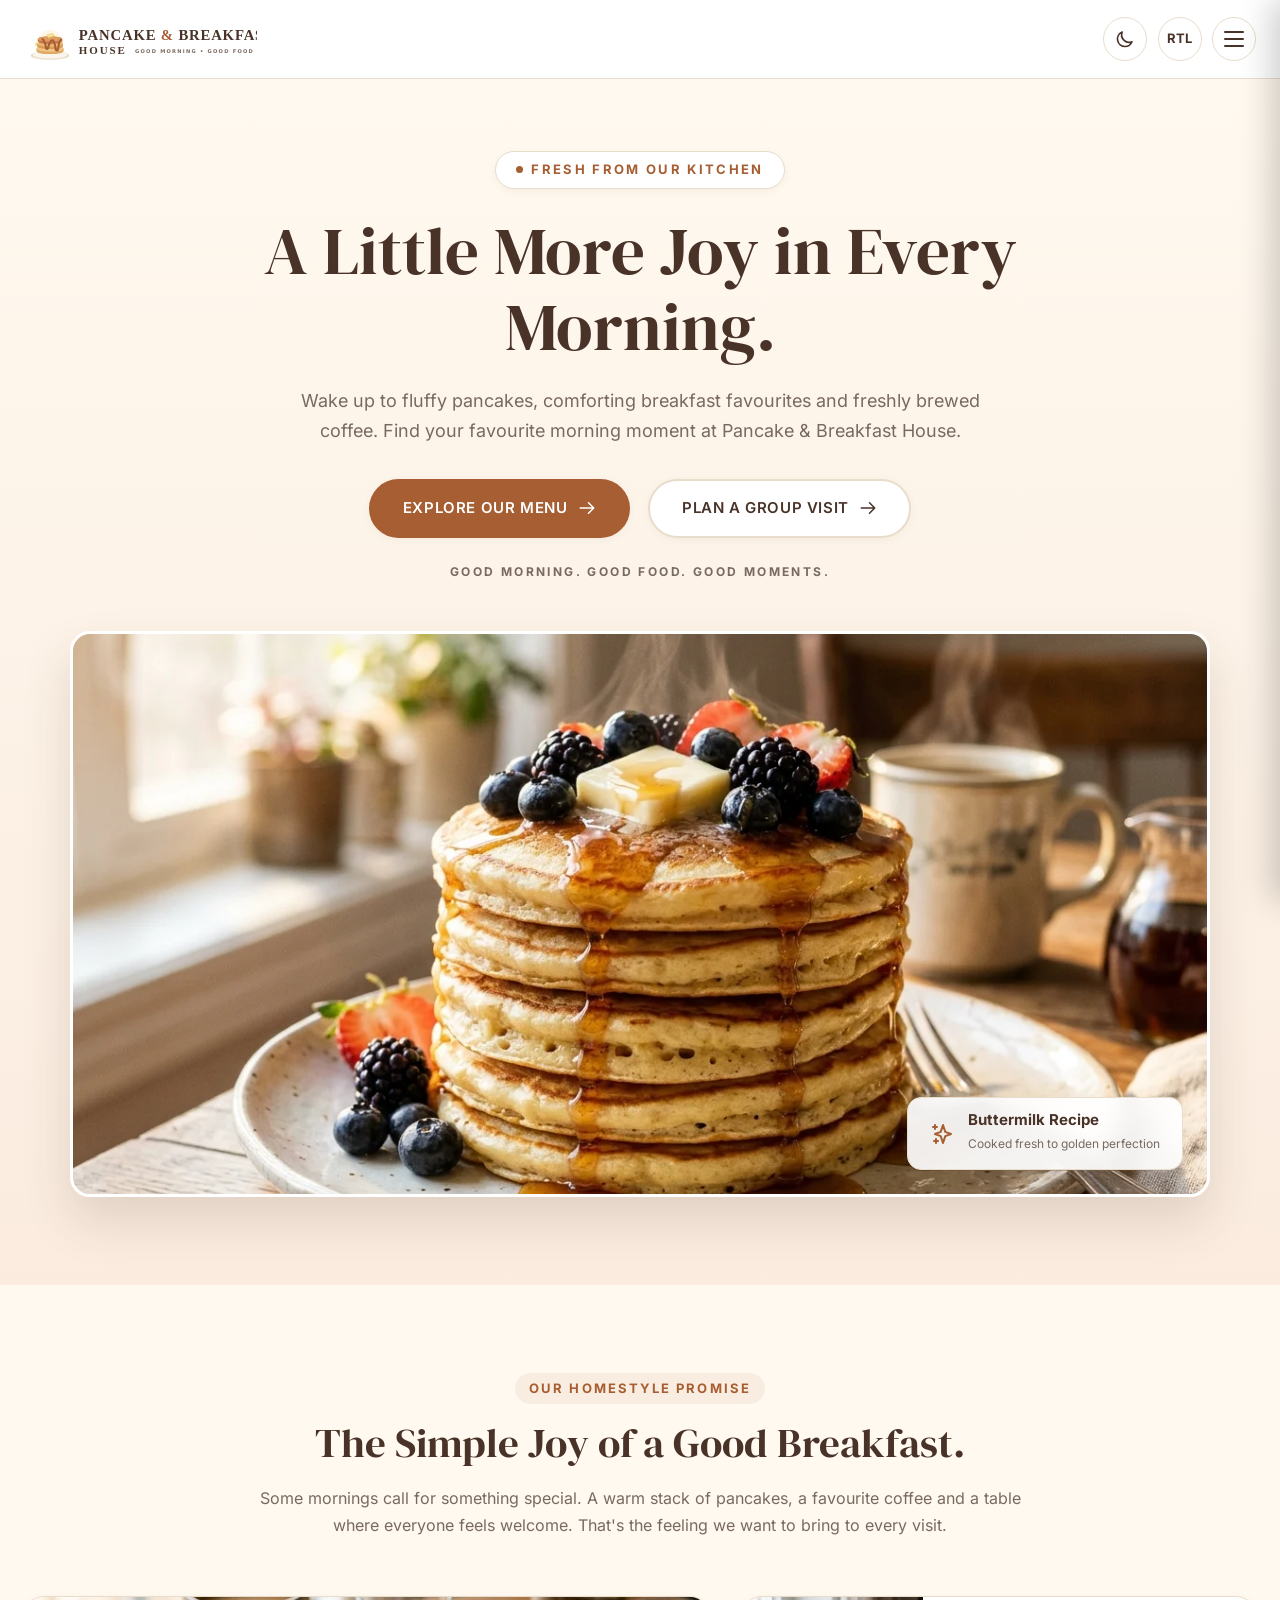
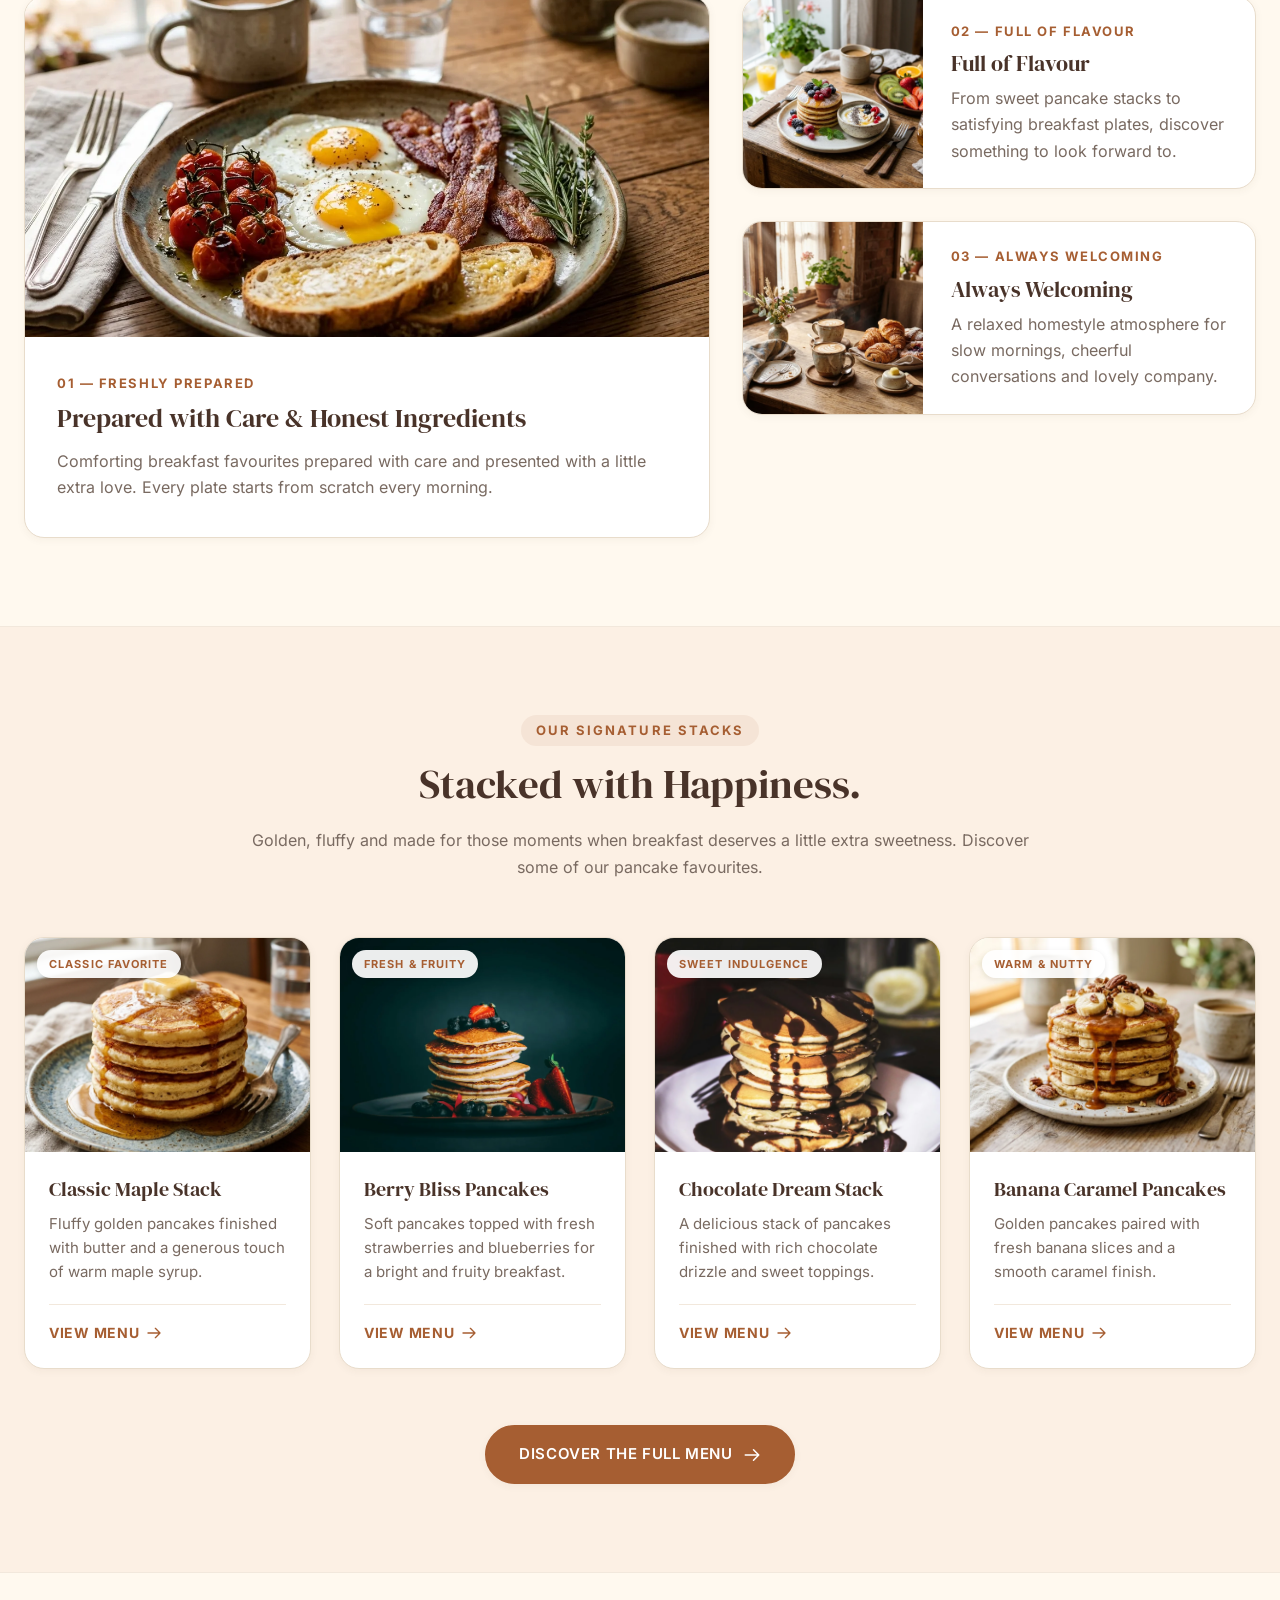
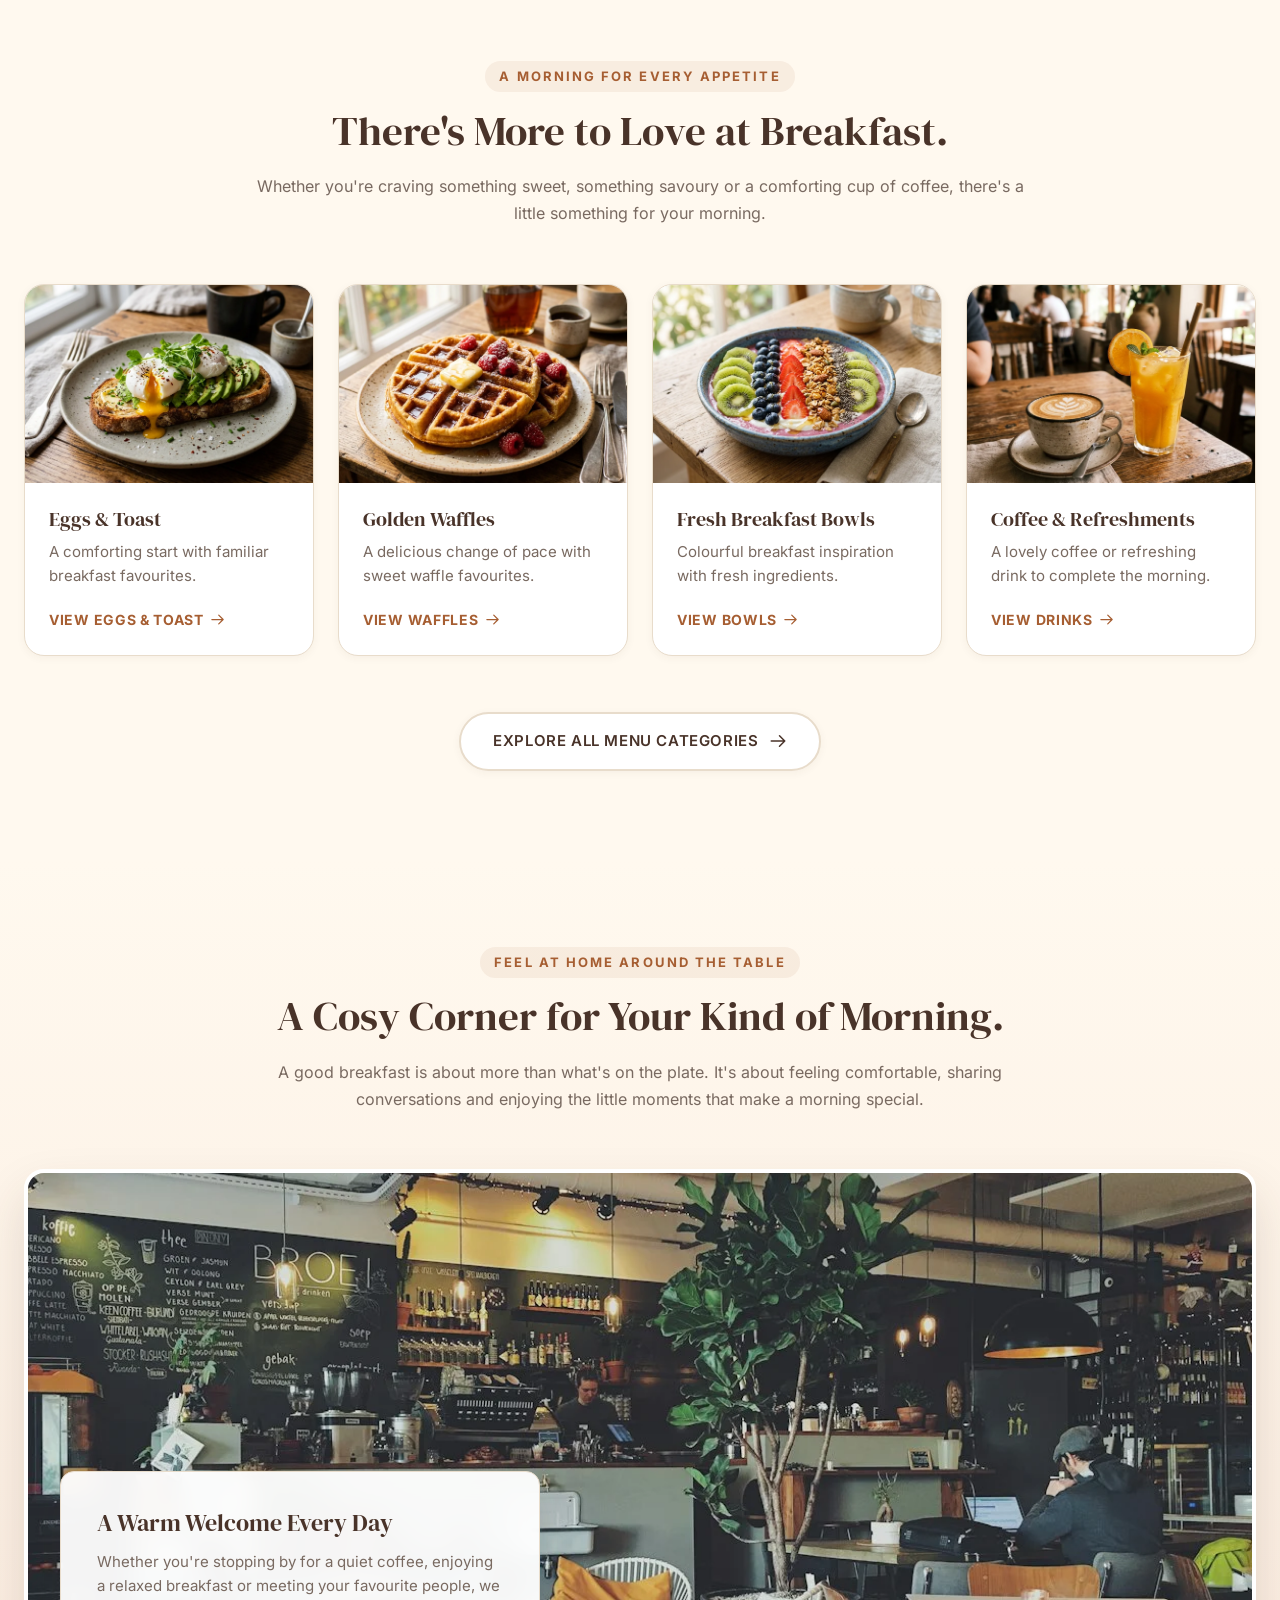
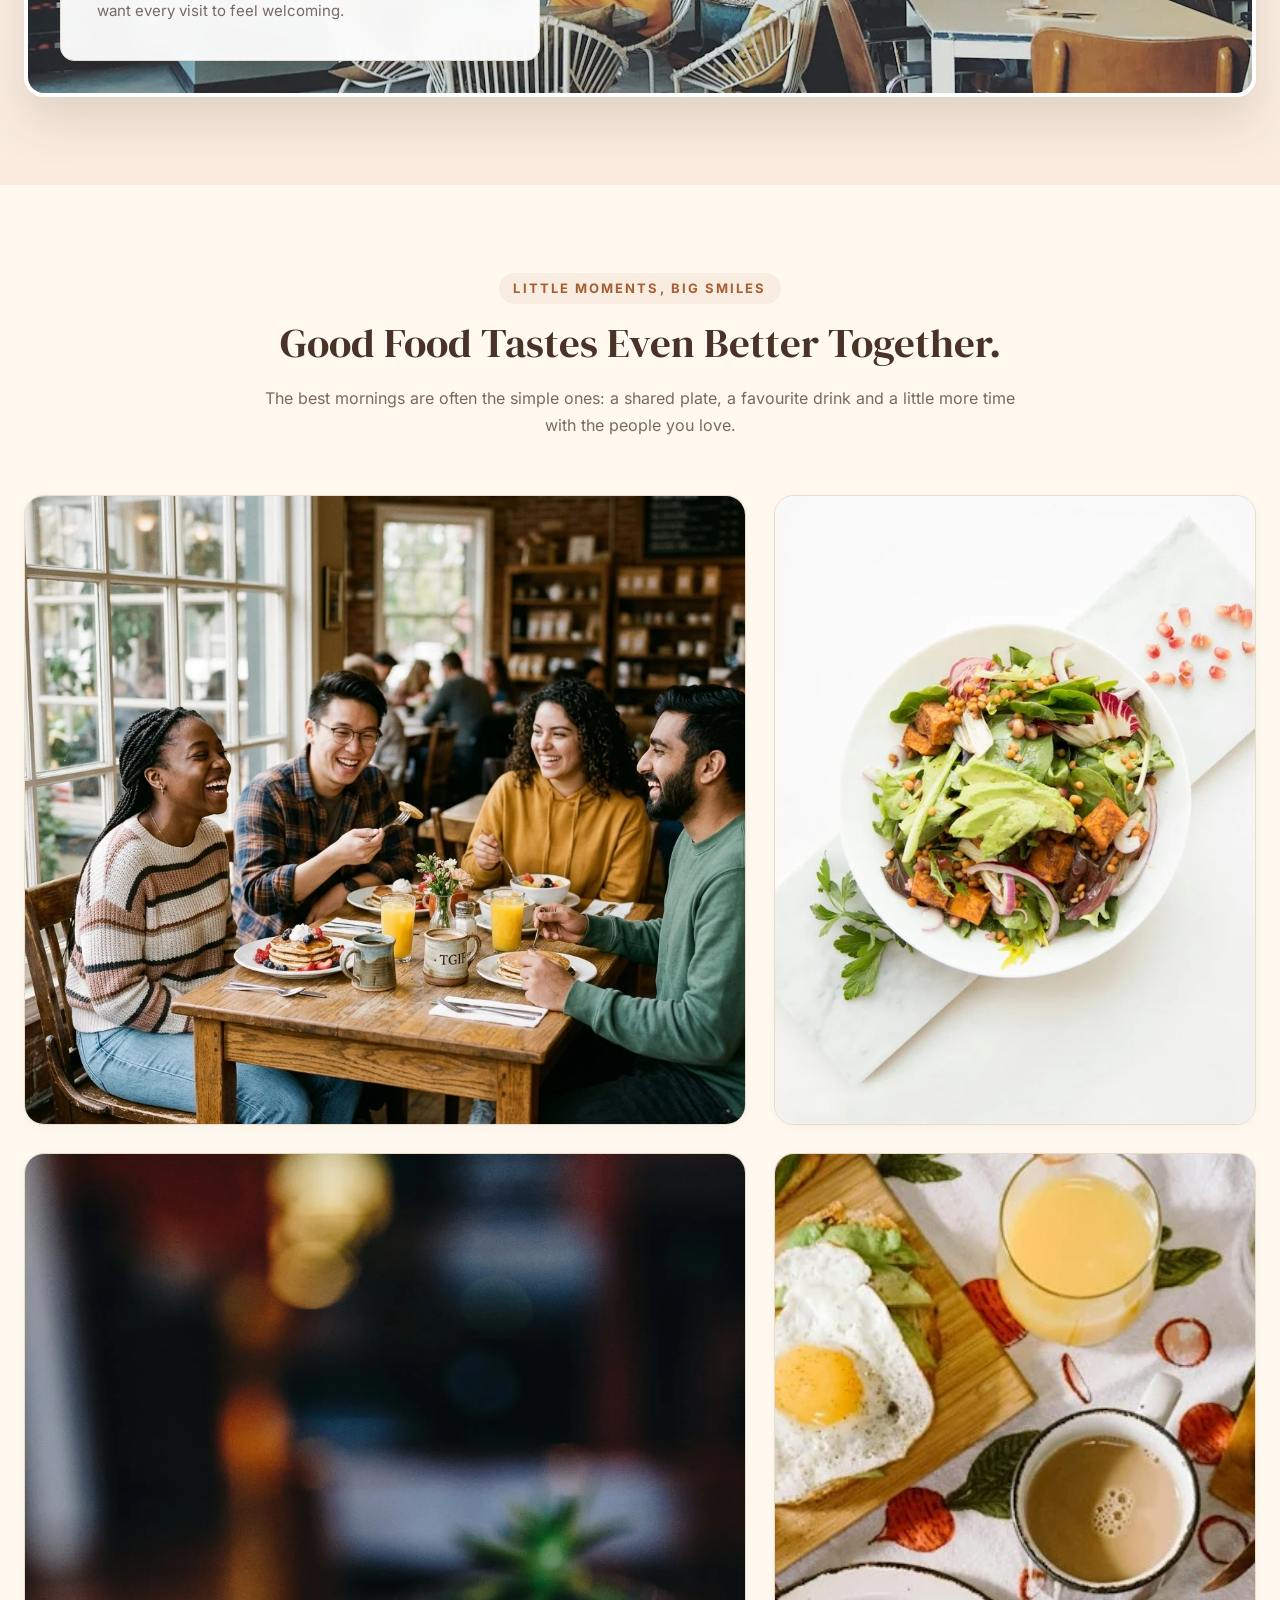
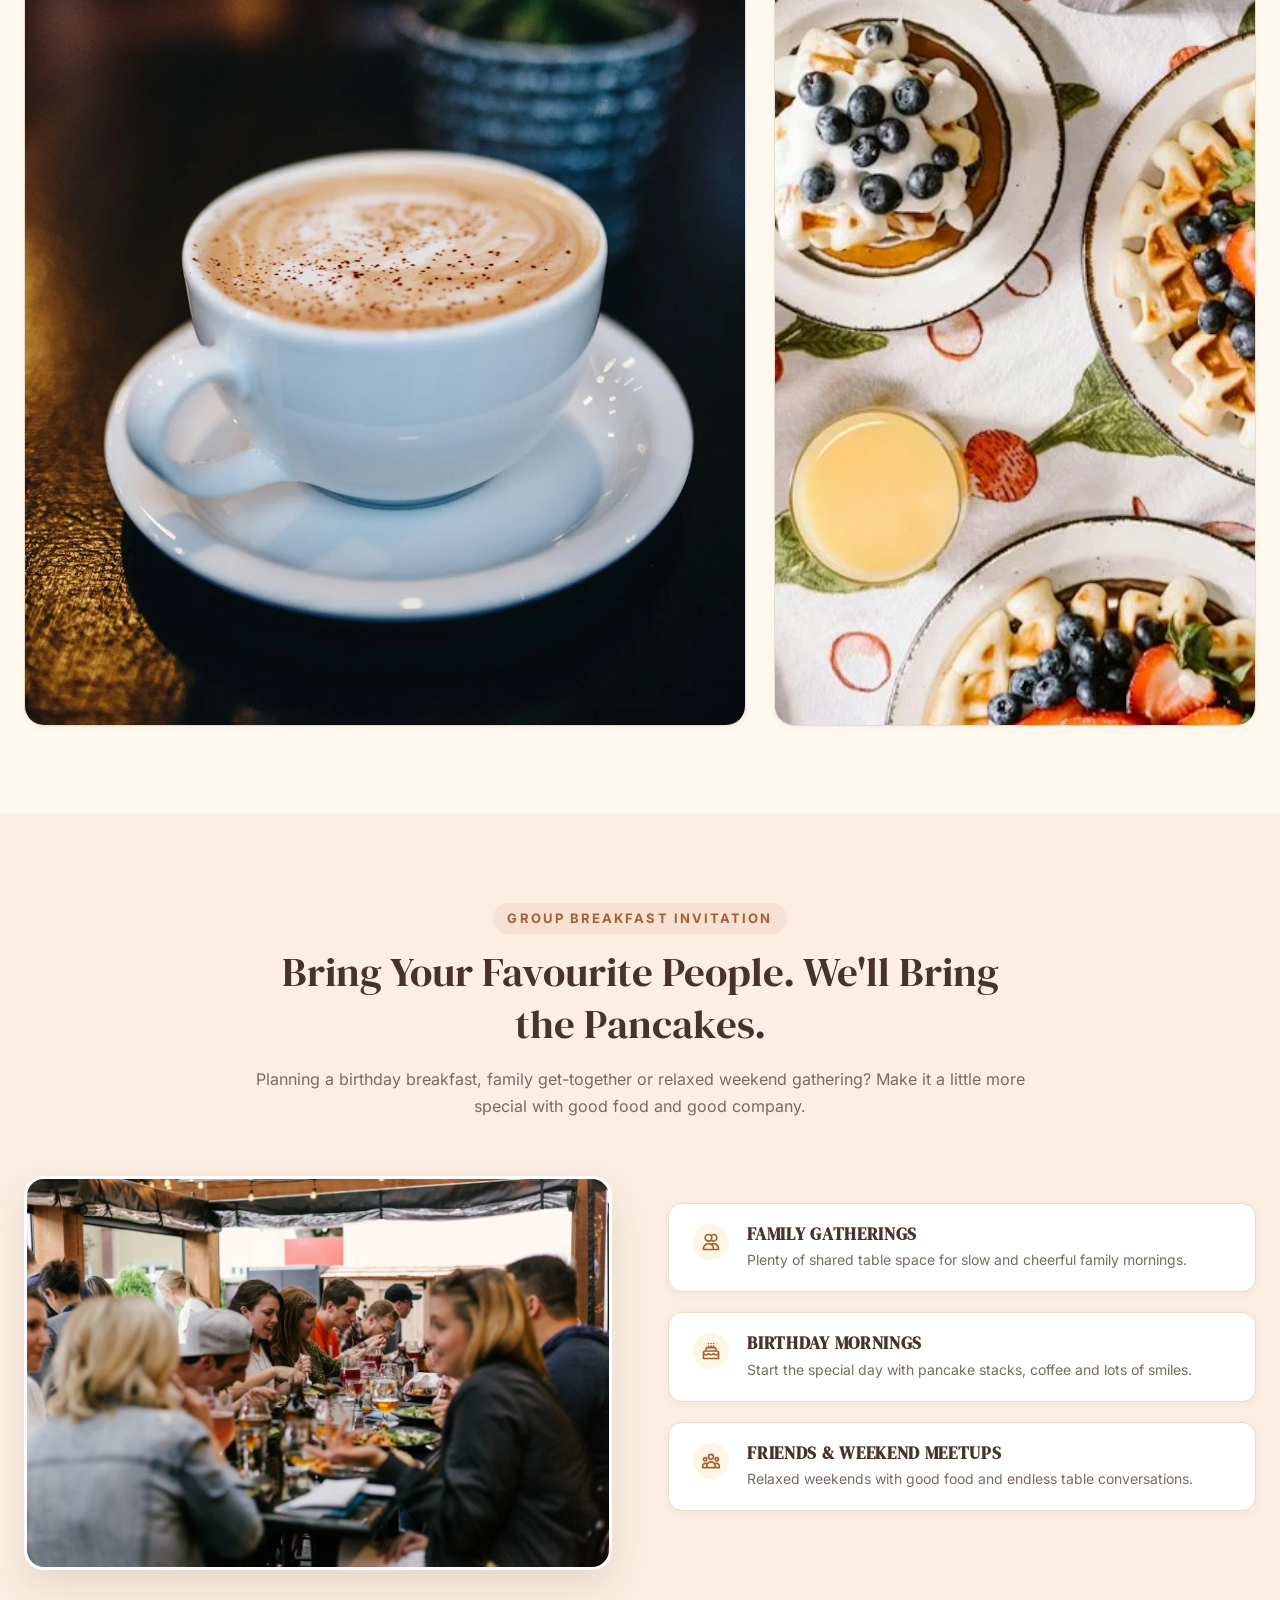
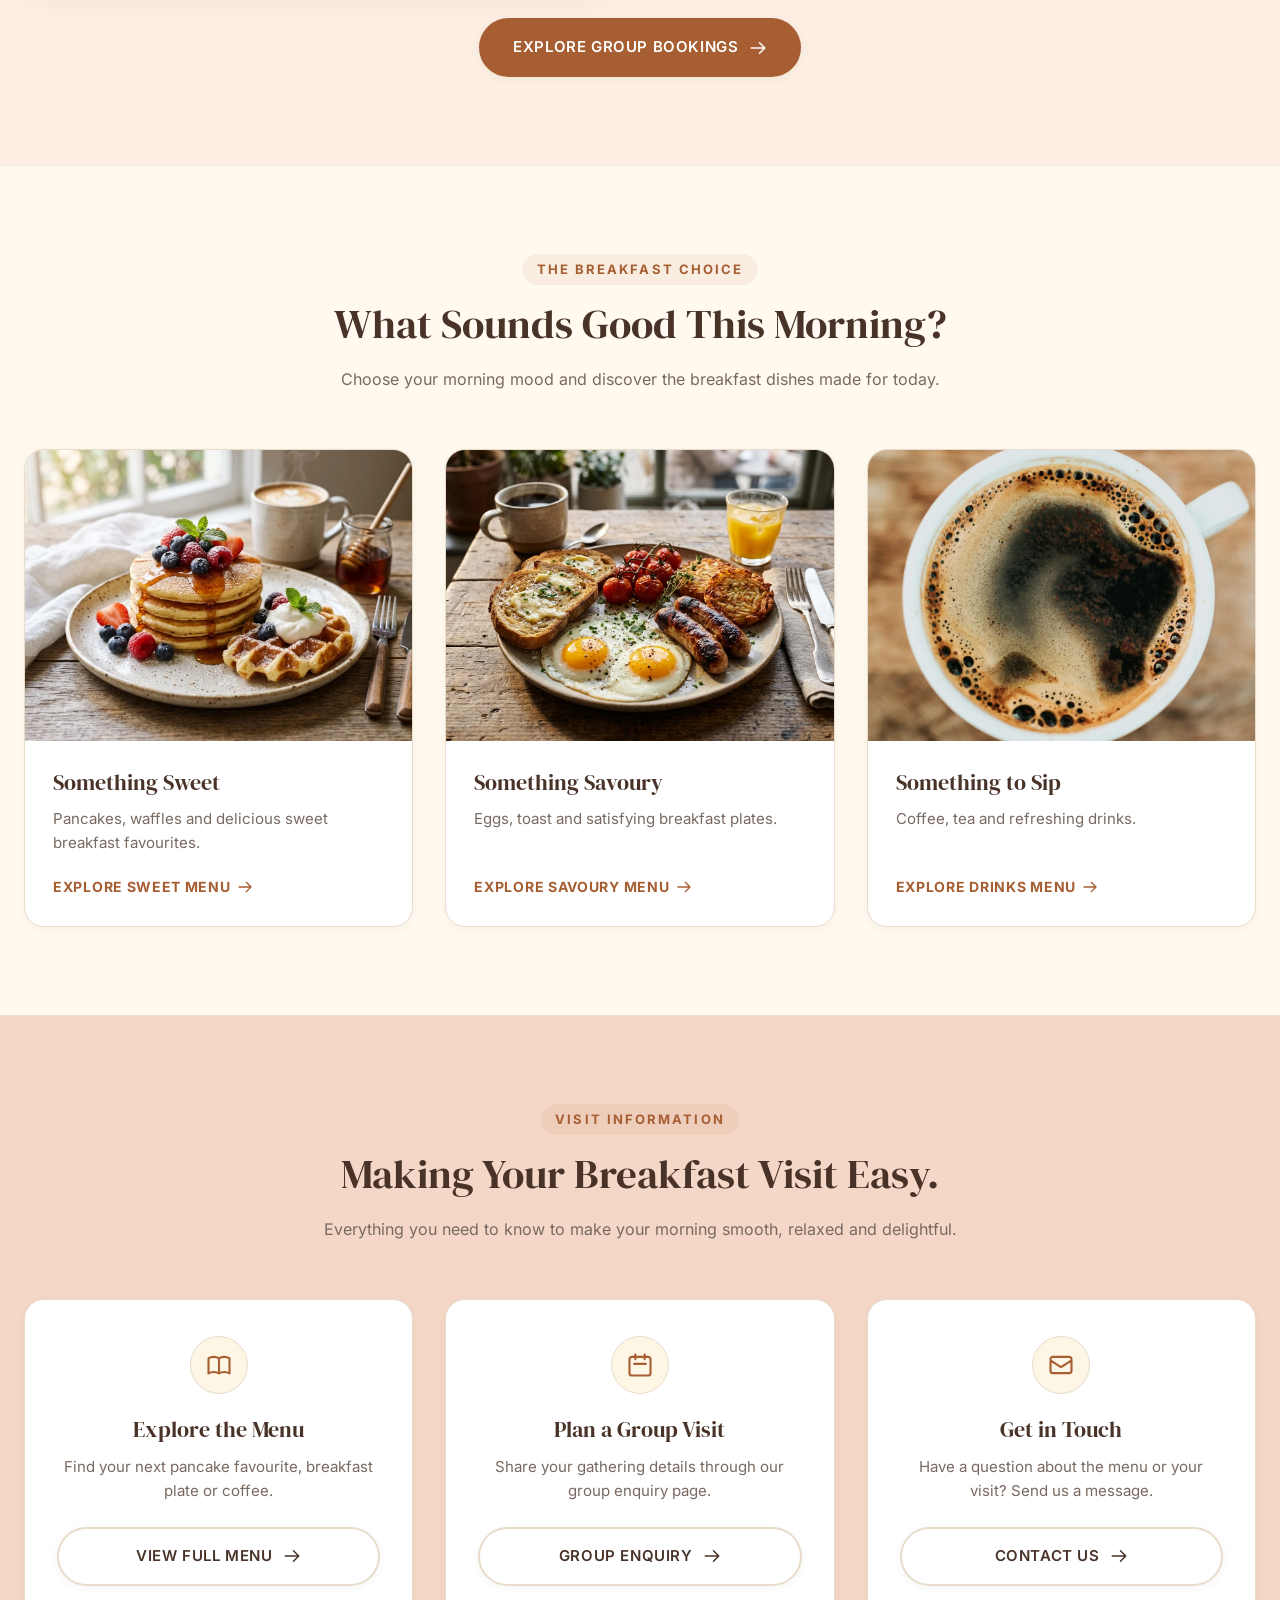
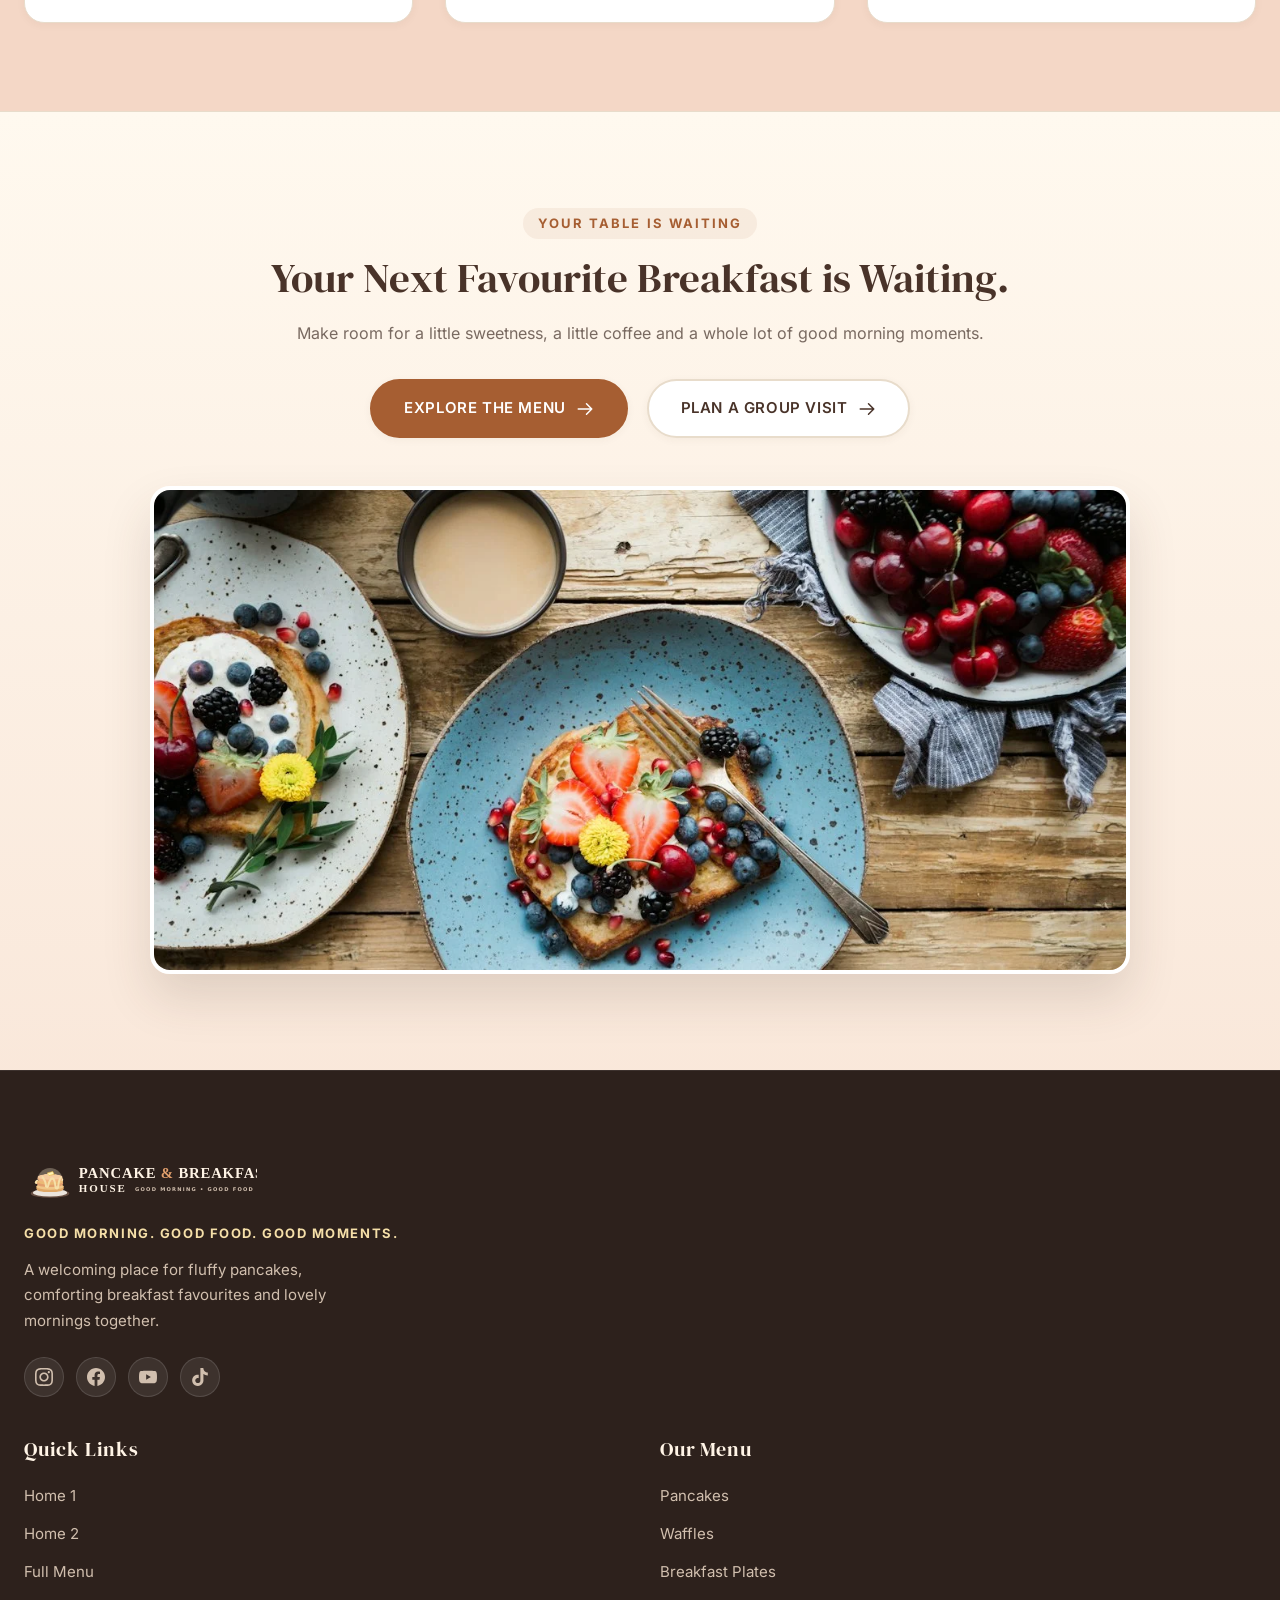
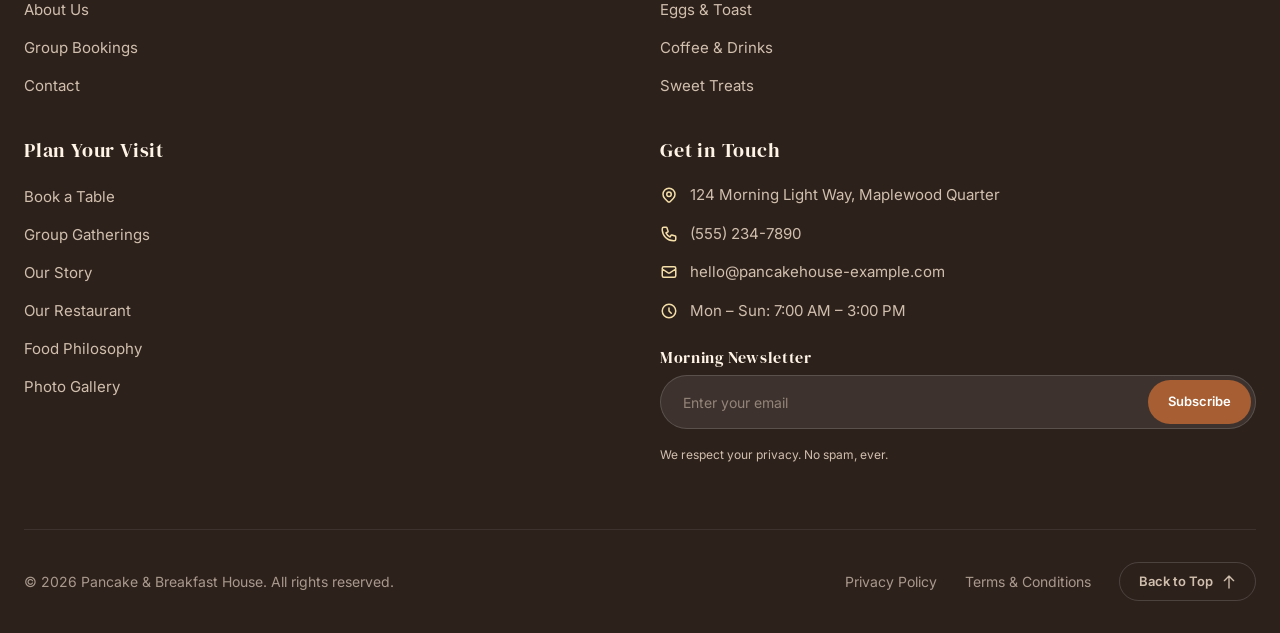
<file: index.html>
<!DOCTYPE html>
<html lang="en" dir="ltr">
<head>
  <meta charset="UTF-8">
  <meta name="viewport" content="width=device-width, initial-scale=1.0">
  <title>Pancake &amp; Breakfast House — Good Morning. Good Food. Good Moments.</title>
  <meta name="description" content="Welcome to Pancake &amp; Breakfast House. Wake up to fluffy golden pancakes, comforting breakfast favourites, freshly brewed coffee and lovely homestyle mornings together.">
  
  <!-- Open Graph -->
  <meta property="og:title" content="Pancake &amp; Breakfast House — Homestyle Restaurant">
  <meta property="og:description" content="A welcoming place for fluffy pancakes, comforting breakfast favourites and lovely mornings together.">
  <meta property="og:image" content="assets/images/index/home-hero.webp">
  <meta property="og:type" content="website">

  <!-- Favicon -->
  <link rel="icon" type="image/svg+xml" href="assets/images/brand/favicon.svg">

  <!-- Local Stylesheets -->
  <link rel="stylesheet" href="assets/css/bootstrap.min.css">
  <link rel="stylesheet" href="assets/css/tailwind.css">
  <link rel="stylesheet" href="assets/css/main.css">
  <link rel="stylesheet" href="assets/css/home.css">
</head>
<body>
  <!-- Accessibility Skip Link -->
  <a href="#mainContent" class="skip-link">Skip to main content</a>

  <!-- ==========================================================================
       GLOBAL NAVBAR (Strictly identical across all 6 pages)
       ========================================================================== -->
  <header class="site-header" role="banner">
    <div class="site-navbar">
      <!-- Brand Logo Left -->
      <a href="index.html" class="navbar-brand" aria-label="Pancake &amp; Breakfast House Home">
        <img src="assets/images/brand/logo.svg" alt="Pancake &amp; Breakfast House" class="logo-light-mode" width="232" height="52">
        <img src="assets/images/brand/logo-white.svg" alt="Pancake &amp; Breakfast House" class="logo-dark-mode" width="232" height="52">
      </a>

      <!-- Desktop Navigation Center (1281px+) -->
      <nav class="navbar-nav-desktop" aria-label="Main Navigation">
        <!-- 1. HOME ▼ (Only Dropdown) -->
        <div class="nav-item-dropdown">
          <button type="button" class="nav-link dropdown-toggle" id="homeDropdown" aria-expanded="false" aria-haspopup="true">
            <span>Home</span>
            <svg class="dropdown-chevron" width="12" height="12" fill="none" stroke="currentColor" viewBox="0 0 24 24"><path stroke-linecap="round" stroke-linejoin="round" stroke-width="2.5" d="M19 9l-7 7-7-7"></path></svg>
          </button>
          <div class="dropdown-menu-custom" aria-labelledby="homeDropdown">
            <a href="index.html" class="dropdown-item-custom">
              <span class="dropdown-item-title">Home 1</span>
              <span class="dropdown-item-sub">The Breakfast Table</span>
            </a>
            <a href="home-2.html" class="dropdown-item-custom">
              <span class="dropdown-item-title">Home 2</span>
              <span class="dropdown-item-sub">Artisan Morning House</span>
            </a>
          </div>
        </div>

        <!-- 2. MENU -->
        <a href="menu.html" class="nav-link">Menu</a>

        <!-- 3. ABOUT -->
        <a href="about.html" class="nav-link">About</a>

        <!-- 4. GROUP BOOKINGS -->
        <a href="group-bookings.html" class="nav-link">Group Bookings</a>

        <!-- 5. CONTACT -->
        <a href="contact.html" class="nav-link">Contact</a>
      </nav>

      <!-- Desktop Actions Right (1281px+) -->
      <div class="navbar-actions-desktop">
        <!-- Dark Mode Toggle Button -->
        <button type="button" class="icon-toggle-btn theme-toggle-btn" aria-label="Toggle dark mode" title="Toggle dark mode">
          <svg class="theme-icon-use" fill="none" stroke="currentColor" viewBox="0 0 24 24">
            <path stroke-linecap="round" stroke-linejoin="round" stroke-width="2" d="M20.354 15.354A9 9 0 018.646 3.646 9.003 9.003 0 0012 21a9.003 9.003 0 008.354-5.646z"></path>
          </svg>
        </button>

        <!-- LTR / RTL Toggle Button -->
        <button type="button" class="icon-toggle-btn dir-toggle-btn" aria-label="Toggle text direction" title="Toggle RTL/LTR">
          <span class="dir-label-text" style="font-size: 0.8125rem; font-weight: 700;">RTL</span>
        </button>

        <!-- Desktop Primary CTA -->
        <a href="group-bookings.html#booking" class="btn-pb btn-pb-primary">
          <span>Book a Table</span>
          <svg fill="none" stroke="currentColor" viewBox="0 0 24 24">
            <path stroke-linecap="round" stroke-linejoin="round" stroke-width="2" d="M14 5l7 7m0 0l-7 7m7-7H3"></path>
          </svg>
        </a>
      </div>

      <!-- Mobile & Tablet Actions Right (<=1280px) -->
      <div class="navbar-actions-mobile">
        <!-- Dark Mode Mobile Button -->
        <button type="button" class="icon-toggle-btn theme-toggle-btn" aria-label="Toggle dark mode" title="Toggle dark mode">
          <svg class="theme-icon-use" fill="none" stroke="currentColor" viewBox="0 0 24 24">
            <path stroke-linecap="round" stroke-linejoin="round" stroke-width="2" d="M20.354 15.354A9 9 0 018.646 3.646 9.003 9.003 0 0012 21a9.003 9.003 0 008.354-5.646z"></path>
          </svg>
        </button>

        <!-- RTL/LTR Mobile Button -->
        <button type="button" class="icon-toggle-btn dir-toggle-btn" aria-label="Toggle text direction" title="Toggle RTL/LTR">
          <span class="dir-label-text" style="font-size: 0.8125rem; font-weight: 700;">RTL</span>
        </button>

        <!-- Hamburger Button -->
        <button type="button" class="hamburger-btn" id="hamburgerBtn" aria-label="Open mobile navigation menu" aria-expanded="false" aria-controls="mobileDrawer">
          <span></span>
          <span></span>
          <span></span>
        </button>
      </div>
    </div>
  </header>

  <!-- Mobile Drawer Backdrop -->
  <div class="mobile-drawer-backdrop" id="drawerBackdrop" aria-hidden="true"></div>

  <!-- Mobile & Tablet Off-Canvas Drawer (Strict: contains ALL navigation items, controls & CTA) -->
  <div class="mobile-drawer" id="mobileDrawer" role="dialog" aria-modal="true" aria-label="Mobile Navigation Menu">
    <div class="mobile-drawer-header">
      <a href="index.html" class="navbar-brand">
        <img src="assets/images/brand/logo.svg" alt="Pancake &amp; Breakfast House" class="logo-light-mode" width="180" height="42">
        <img src="assets/images/brand/logo-white.svg" alt="Pancake &amp; Breakfast House" class="logo-dark-mode" width="180" height="42">
      </a>
      <button type="button" class="drawer-close-btn" id="drawerCloseBtn" aria-label="Close menu">&times;</button>
    </div>

    <div class="mobile-drawer-body">
      <ul class="mobile-nav-list">
        <!-- 1. HOME ▼ (Only Dropdown) -->
        <li class="mobile-nav-item mobile-dropdown-item">
          <button type="button" class="mobile-nav-link mobile-dropdown-btn" id="mobileHomeDropdownBtn" aria-expanded="false" aria-controls="mobileHomeSubmenu">
            <span>Home</span>
            <svg class="dropdown-chevron" width="16" height="16" fill="none" stroke="currentColor" viewBox="0 0 24 24"><path stroke-linecap="round" stroke-linejoin="round" stroke-width="2.5" d="M19 9l-7 7-7-7"></path></svg>
          </button>
          <div class="mobile-submenu" id="mobileHomeSubmenu">
            <a href="index.html" class="mobile-sublink">
              <span>Home 1</span>
              <small>The Breakfast Table</small>
            </a>
            <a href="home-2.html" class="mobile-sublink">
              <span>Home 2</span>
              <small>Artisan Morning House</small>
            </a>
          </div>
        </li>

        <!-- 2. MENU -->
        <li class="mobile-nav-item">
          <a href="menu.html" class="mobile-nav-link">
            <span>Menu</span>
            <svg width="18" height="18" fill="none" stroke="currentColor" viewBox="0 0 24 24"><path stroke-linecap="round" stroke-linejoin="round" stroke-width="2" d="M9 5l7 7-7 7"></path></svg>
          </a>
        </li>

        <!-- 3. ABOUT -->
        <li class="mobile-nav-item">
          <a href="about.html" class="mobile-nav-link">
            <span>About</span>
            <svg width="18" height="18" fill="none" stroke="currentColor" viewBox="0 0 24 24"><path stroke-linecap="round" stroke-linejoin="round" stroke-width="2" d="M9 5l7 7-7 7"></path></svg>
          </a>
        </li>

        <!-- 4. GROUP BOOKINGS -->
        <li class="mobile-nav-item">
          <a href="group-bookings.html" class="mobile-nav-link">
            <span>Group Bookings</span>
            <svg width="18" height="18" fill="none" stroke="currentColor" viewBox="0 0 24 24"><path stroke-linecap="round" stroke-linejoin="round" stroke-width="2" d="M9 5l7 7-7 7"></path></svg>
          </a>
        </li>

        <!-- 5. CONTACT -->
        <li class="mobile-nav-item">
          <a href="contact.html" class="mobile-nav-link">
            <span>Contact</span>
            <svg width="18" height="18" fill="none" stroke="currentColor" viewBox="0 0 24 24"><path stroke-linecap="round" stroke-linejoin="round" stroke-width="2" d="M9 5l7 7-7 7"></path></svg>
          </a>
        </li>
      </ul>

      <div class="mobile-drawer-divider"></div>

      <!-- 6. Dark Mode & 7. LTR/RTL inside drawer -->
      <div class="mobile-drawer-toggles">
        <button type="button" class="drawer-toggle-btn theme-toggle-btn" aria-label="Toggle dark mode">
          <svg class="theme-icon-use" width="18" height="18" fill="none" stroke="currentColor" viewBox="0 0 24 24">
            <path stroke-linecap="round" stroke-linejoin="round" stroke-width="2" d="M20.354 15.354A9 9 0 018.646 3.646 9.003 9.003 0 0012 21a9.003 9.003 0 008.354-5.646z"></path>
          </svg>
          <span>Dark Mode</span>
        </button>

        <button type="button" class="drawer-toggle-btn dir-toggle-btn" aria-label="Toggle text direction">
          <span class="dir-label-text">RTL</span>
          <span>Direction</span>
        </button>
      </div>

      <div class="mobile-drawer-divider"></div>

      <!-- 8. BOOK A TABLE -->
      <div class="mobile-drawer-cta">
        <a href="group-bookings.html#booking" class="btn-pb btn-pb-primary">
          <span>Book a Table</span>
          <svg fill="none" stroke="currentColor" viewBox="0 0 24 24"><path stroke-linecap="round" stroke-linejoin="round" stroke-width="2" d="M14 5l7 7m0 0l-7 7m7-7H3"></path></svg>
        </a>
      </div>
    </div>
  </div>

        


  <!-- ==========================================================================
       MAIN CONTENT: 10 HOMEPAGE SECTIONS
       ========================================================================== -->
  <main id="mainContent">

    <!-- SECTION 01: HERO — THE BREAKFAST TABLE -->
    <section class="hero-section" id="hero">
      <div class="container-narrow">
        <div class="hero-content-wrapper">
          <div class="hero-eyebrow">
            <span class="hero-eyebrow-dot"></span>
            <span>Fresh From Our Kitchen</span>
          </div>

          <h1 class="hero-title">A Little More Joy in Every Morning.</h1>

          <p class="hero-desc">
            Wake up to fluffy pancakes, comforting breakfast favourites and freshly brewed coffee. Find your favourite morning moment at Pancake &amp; Breakfast House.
          </p>

          <!-- Centred CTA buttons -->
          <div class="cta-group">
            <a href="menu.html" class="btn-pb btn-pb-primary">
              <span>Explore Our Menu</span>
              <svg fill="none" stroke="currentColor" viewBox="0 0 24 24"><path stroke-linecap="round" stroke-linejoin="round" stroke-width="2" d="M14 5l7 7m0 0l-7 7m7-7H3"></path></svg>
            </a>
            <a href="group-bookings.html" class="btn-pb btn-pb-secondary">
              <span>Plan a Group Visit</span>
              <svg fill="none" stroke="currentColor" viewBox="0 0 24 24"><path stroke-linecap="round" stroke-linejoin="round" stroke-width="2" d="M14 5l7 7m0 0l-7 7m7-7H3"></path></svg>
            </a>
          </div>

          <div class="hero-label-badge">
            Good Morning. Good Food. Good Moments.
          </div>
        </div>

        <!-- Hero Focal Food Visual -->
        <div class="hero-visual-container">
          <img src="assets/images/index/home-hero.webp" alt="Freshly prepared pancakes with berries and maple syrup on a wooden breakfast table" class="hero-visual-img" width="1200" height="896">
          <div class="hero-floating-badge">
            <svg fill="none" stroke="currentColor" viewBox="0 0 24 24">
              <path stroke-linecap="round" stroke-linejoin="round" stroke-width="2" d="M5 3v4M3 5h4M6 17v4m-2-2h4m5-16l2.286 6.857L21 12l-5.714 2.143L13 21l-2.286-6.857L5 12l5.714-2.143L13 3z"></path>
            </svg>
            <div class="hero-floating-badge-text">
              <strong>Buttermilk Recipe</strong>
              <span>Cooked fresh to golden perfection</span>
            </div>
          </div>
        </div>
      </div>
    </section>

    <!-- SECTION 02: OUR HOMESTYLE PROMISE -->
    <section class="pb-section promise-section" id="promise">
      <div class="container-narrow">
        <div class="section-header">
          <span class="section-eyebrow">Our Homestyle Promise</span>
          <h2 class="section-title">The Simple Joy of a Good Breakfast.</h2>
          <p class="section-desc">
            Some mornings call for something special. A warm stack of pancakes, a favourite coffee and a table where everyone feels welcome. That's the feeling we want to bring to every visit.
          </p>
        </div>

        <div class="promise-editorial-grid">
          <!-- 01: Freshly Prepared (Featured Card) -->
          <article class="promise-card-featured">
            <div class="promise-card-img-wrap">
              <img src="assets/images/index/promise-fresh.webp" alt="Freshly prepared breakfast plate with eggs, bacon and toast" loading="lazy" width="1200" height="896">
            </div>
            <div class="promise-card-body">
              <span class="promise-number">01 — Freshly Prepared</span>
              <h3 class="promise-card-title">Prepared with Care &amp; Honest Ingredients</h3>
              <p class="promise-card-desc">
                Comforting breakfast favourites prepared with care and presented with a little extra love. Every plate starts from scratch every morning.
              </p>
            </div>
          </article>

          <!-- Stack of 02 & 03 -->
          <div class="promise-cards-stack">
            <!-- 02: Full of Flavour -->
            <article class="promise-card-sub">
              <div class="promise-card-img-wrap">
                <img src="assets/images/index/promise-flavour.webp" alt="Pancake stack with berries and yogurt bowl" loading="lazy" width="1200" height="896">
              </div>
              <div class="promise-card-body">
                <span class="promise-number">02 — Full of Flavour</span>
                <h3 class="promise-card-title">Full of Flavour</h3>
                <p class="promise-card-desc">
                  From sweet pancake stacks to satisfying breakfast plates, discover something to look forward to.
                </p>
              </div>
            </article>

            <!-- 03: Always Welcoming -->
            <article class="promise-card-sub">
              <div class="promise-card-img-wrap">
                <img src="assets/images/index/promise-welcome.webp" alt="Steaming coffee and fresh pastries on a sunny table" loading="lazy" width="1200" height="896">
              </div>
              <div class="promise-card-body">
                <span class="promise-number">03 — Always Welcoming</span>
                <h3 class="promise-card-title">Always Welcoming</h3>
                <p class="promise-card-desc">
                  A relaxed homestyle atmosphere for slow mornings, cheerful conversations and lovely company.
                </p>
              </div>
            </article>
          </div>
        </div>
      </div>
    </section>

    <!-- SECTION 03: OUR SIGNATURE PANCAKES -->
    <section class="pb-section pancakes-section" id="pancakes">
      <div class="container-wide">
        <div class="section-header">
          <span class="section-eyebrow">Our Signature Stacks</span>
          <h2 class="section-title">Stacked with Happiness.</h2>
          <p class="section-desc">
            Golden, fluffy and made for those moments when breakfast deserves a little extra sweetness. Discover some of our pancake favourites.
          </p>
        </div>

        <div class="pancake-cards-grid">
          <!-- Item 01 -->
          <article class="pancake-card">
            <div class="pancake-card-img-wrap">
              <span class="pancake-badge">Classic Favorite</span>
              <img src="assets/images/index/pancake-maple.webp" alt="Classic Maple Stack pancakes with melting butter" loading="lazy" width="1200" height="896">
            </div>
            <div class="pancake-card-body">
              <h3 class="pancake-card-title">Classic Maple Stack</h3>
              <p class="pancake-card-desc">
                Fluffy golden pancakes finished with butter and a generous touch of warm maple syrup.
              </p>
              <div class="pancake-card-footer">
                <a href="menu.html" class="pancake-view-link">
                  <span>View Menu</span>
                  <svg fill="none" stroke="currentColor" viewBox="0 0 24 24"><path stroke-linecap="round" stroke-linejoin="round" stroke-width="2" d="M14 5l7 7m0 0l-7 7m7-7H3"></path></svg>
                </a>
              </div>
            </div>
          </article>

          <!-- Item 02 -->
          <article class="pancake-card">
            <div class="pancake-card-img-wrap">
              <span class="pancake-badge">Fresh &amp; Fruity</span>
              <img src="assets/images/index/pancake-berry.webp" alt="Berry Bliss Pancakes with strawberries and blueberries" loading="lazy" width="1200" height="960">
            </div>
            <div class="pancake-card-body">
              <h3 class="pancake-card-title">Berry Bliss Pancakes</h3>
              <p class="pancake-card-desc">
                Soft pancakes topped with fresh strawberries and blueberries for a bright and fruity breakfast.
              </p>
              <div class="pancake-card-footer">
                <a href="menu.html" class="pancake-view-link">
                  <span>View Menu</span>
                  <svg fill="none" stroke="currentColor" viewBox="0 0 24 24"><path stroke-linecap="round" stroke-linejoin="round" stroke-width="2" d="M14 5l7 7m0 0l-7 7m7-7H3"></path></svg>
                </a>
              </div>
            </div>
          </article>

          <!-- Item 03 -->
          <article class="pancake-card">
            <div class="pancake-card-img-wrap">
              <span class="pancake-badge">Sweet Indulgence</span>
              <img src="assets/images/index/pancake-chocolate.webp" alt="Chocolate Dream Stack pancakes with rich chocolate drizzle" loading="lazy" width="1200" height="1800">
            </div>
            <div class="pancake-card-body">
              <h3 class="pancake-card-title">Chocolate Dream Stack</h3>
              <p class="pancake-card-desc">
                A delicious stack of pancakes finished with rich chocolate drizzle and sweet toppings.
              </p>
              <div class="pancake-card-footer">
                <a href="menu.html" class="pancake-view-link">
                  <span>View Menu</span>
                  <svg fill="none" stroke="currentColor" viewBox="0 0 24 24"><path stroke-linecap="round" stroke-linejoin="round" stroke-width="2" d="M14 5l7 7m0 0l-7 7m7-7H3"></path></svg>
                </a>
              </div>
            </div>
          </article>

          <!-- Item 04 -->
          <article class="pancake-card">
            <div class="pancake-card-img-wrap">
              <span class="pancake-badge">Warm &amp; Nutty</span>
              <img src="assets/images/index/pancake-banana.webp" alt="Banana Caramel Pancakes with pecans and caramel sauce" loading="lazy" width="1200" height="896">
            </div>
            <div class="pancake-card-body">
              <h3 class="pancake-card-title">Banana Caramel Pancakes</h3>
              <p class="pancake-card-desc">
                Golden pancakes paired with fresh banana slices and a smooth caramel finish.
              </p>
              <div class="pancake-card-footer">
                <a href="menu.html" class="pancake-view-link">
                  <span>View Menu</span>
                  <svg fill="none" stroke="currentColor" viewBox="0 0 24 24"><path stroke-linecap="round" stroke-linejoin="round" stroke-width="2" d="M14 5l7 7m0 0l-7 7m7-7H3"></path></svg>
                </a>
              </div>
            </div>
          </article>
        </div>

        <!-- Centred CTA below section -->
        <div class="cta-group" style="margin-top: 3.5rem;">
          <a href="menu.html" class="btn-pb btn-pb-primary">
            <span>Discover the Full Menu</span>
            <svg fill="none" stroke="currentColor" viewBox="0 0 24 24"><path stroke-linecap="round" stroke-linejoin="round" stroke-width="2" d="M14 5l7 7m0 0l-7 7m7-7H3"></path></svg>
          </a>
        </div>
      </div>
    </section>

    <!-- SECTION 04: BEYOND THE PANCAKE STACK -->
    <section class="pb-section categories-section" id="categories">
      <div class="container-wide">
        <div class="section-header">
          <span class="section-eyebrow">A Morning For Every Appetite</span>
          <h2 class="section-title">There's More to Love at Breakfast.</h2>
          <p class="section-desc">
            Whether you're craving something sweet, something savoury or a comforting cup of coffee, there's a little something for your morning.
          </p>
        </div>

        <div class="category-horizontal-grid">
          <!-- Category 1 -->
          <article class="category-card">
            <div class="category-card-img-wrap">
              <img src="assets/images/index/category-eggs.webp" alt="Poached eggs on sourdough toast with avocado" loading="lazy" width="1200" height="896">
            </div>
            <div class="category-card-body">
              <h3 class="category-card-title">Eggs &amp; Toast</h3>
              <p class="category-card-desc">
                A comforting start with familiar breakfast favourites.
              </p>
              <a href="menu.html" class="category-card-link">
                <span>View Eggs &amp; Toast</span>
                <svg fill="none" stroke="currentColor" viewBox="0 0 24 24"><path stroke-linecap="round" stroke-linejoin="round" stroke-width="2" d="M14 5l7 7m0 0l-7 7m7-7H3"></path></svg>
              </a>
            </div>
          </article>

          <!-- Category 2 -->
          <article class="category-card">
            <div class="category-card-img-wrap">
              <img src="assets/images/index/category-waffles.webp" alt="Crisp golden Belgian waffles with berries" loading="lazy" width="1200" height="896">
            </div>
            <div class="category-card-body">
              <h3 class="category-card-title">Golden Waffles</h3>
              <p class="category-card-desc">
                A delicious change of pace with sweet waffle favourites.
              </p>
              <a href="menu.html" class="category-card-link">
                <span>View Waffles</span>
                <svg fill="none" stroke="currentColor" viewBox="0 0 24 24"><path stroke-linecap="round" stroke-linejoin="round" stroke-width="2" d="M14 5l7 7m0 0l-7 7m7-7H3"></path></svg>
              </a>
            </div>
          </article>

          <!-- Category 3 -->
          <article class="category-card">
            <div class="category-card-img-wrap">
              <img src="assets/images/index/category-bowls.webp" alt="Fresh yogurt and acai breakfast bowl with fruits and granola" loading="lazy" width="1200" height="896">
            </div>
            <div class="category-card-body">
              <h3 class="category-card-title">Fresh Breakfast Bowls</h3>
              <p class="category-card-desc">
                Colourful breakfast inspiration with fresh ingredients.
              </p>
              <a href="menu.html" class="category-card-link">
                <span>View Bowls</span>
                <svg fill="none" stroke="currentColor" viewBox="0 0 24 24"><path stroke-linecap="round" stroke-linejoin="round" stroke-width="2" d="M14 5l7 7m0 0l-7 7m7-7H3"></path></svg>
              </a>
            </div>
          </article>

          <!-- Category 4 -->
          <article class="category-card">
            <div class="category-card-img-wrap">
              <img src="assets/images/index/category-coffee.webp" alt="Artisanal cappuccino with leaf latte art and orange juice" loading="lazy" width="1200" height="896">
            </div>
            <div class="category-card-body">
              <h3 class="category-card-title">Coffee &amp; Refreshments</h3>
              <p class="category-card-desc">
                A lovely coffee or refreshing drink to complete the morning.
              </p>
              <a href="menu.html" class="category-card-link">
                <span>View Drinks</span>
                <svg fill="none" stroke="currentColor" viewBox="0 0 24 24"><path stroke-linecap="round" stroke-linejoin="round" stroke-width="2" d="M14 5l7 7m0 0l-7 7m7-7H3"></path></svg>
              </a>
            </div>
          </article>
        </div>

        <!-- Centred CTA below section -->
        <div class="cta-group" style="margin-top: 3.5rem;">
          <a href="menu.html" class="btn-pb btn-pb-secondary">
            <span>Explore All Menu Categories</span>
            <svg fill="none" stroke="currentColor" viewBox="0 0 24 24"><path stroke-linecap="round" stroke-linejoin="round" stroke-width="2" d="M14 5l7 7m0 0l-7 7m7-7H3"></path></svg>
          </a>
        </div>
      </div>
    </section>

    <!-- SECTION 05: RESTAURANT ATMOSPHERE -->
    <section class="pb-section atmosphere-section" id="atmosphere">
      <div class="container-narrow">
        <div class="section-header">
          <span class="section-eyebrow">Feel at Home Around the Table</span>
          <h2 class="section-title">A Cosy Corner for Your Kind of Morning.</h2>
          <p class="section-desc">
            A good breakfast is about more than what's on the plate. It's about feeling comfortable, sharing conversations and enjoying the little moments that make a morning special.
          </p>
        </div>

        <div class="atmosphere-hero-frame">
          <img src="assets/images/index/restaurant-atmosphere.webp" alt="Cosy breakfast restaurant interior with warm timber tables and morning sunlight" loading="lazy" width="1200" height="823">
          <div class="atmosphere-overlay-card">
            <h3>A Warm Welcome Every Day</h3>
            <p>
              Whether you're stopping by for a quiet coffee, enjoying a relaxed breakfast or meeting your favourite people, we want every visit to feel welcoming.
            </p>
          </div>
        </div>
      </div>
    </section>

    <!-- SECTION 06: THE BREAKFAST MOMENT GALLERY -->
    <section class="pb-section gallery-section" id="gallery">
      <div class="container-narrow">
        <div class="section-header">
          <span class="section-eyebrow">Little Moments, Big Smiles</span>
          <h2 class="section-title">Good Food Tastes Even Better Together.</h2>
          <p class="section-desc">
            The best mornings are often the simple ones: a shared plate, a favourite drink and a little more time with the people you love.
          </p>
        </div>

        <div class="gallery-asymmetric-grid">
          <!-- Image 01: Friends at Breakfast -->
          <figure class="gallery-item">
            <div class="gallery-item-img-wrap">
              <img src="assets/images/index/gallery-friends.webp" alt="Friends laughing and enjoying pancakes and coffee around a breakfast table" loading="lazy" width="1200" height="896">
            </div>
            <figcaption class="gallery-caption">
              <h4>Friends at Breakfast</h4>
              <p>Friends enjoying pancakes and coffee around a breakfast table.</p>
            </figcaption>
          </figure>

          <!-- Image 02: Family Morning -->
          <figure class="gallery-item">
            <div class="gallery-item-img-wrap">
              <img src="assets/images/index/gallery-family.webp" alt="A happy family sharing a homestyle breakfast" loading="lazy" width="1200" height="800">
            </div>
            <figcaption class="gallery-caption">
              <h4>Family Morning</h4>
              <p>A happy family sharing a homestyle breakfast.</p>
            </figcaption>
          </figure>

          <!-- Image 03: Coffee & Conversation -->
          <figure class="gallery-item">
            <div class="gallery-item-img-wrap">
              <img src="assets/images/index/gallery-coffee.webp" alt="A cosy coffee moment with pastries and natural morning light" loading="lazy" width="1200" height="1800">
            </div>
            <figcaption class="gallery-caption">
              <h4>Coffee &amp; Conversation</h4>
              <p>A cosy coffee moment with pastries and natural morning light.</p>
            </figcaption>
          </figure>

          <!-- Image 04: The Sweet Little Details -->
          <figure class="gallery-item">
            <div class="gallery-item-img-wrap">
              <img src="assets/images/index/gallery-details.webp" alt="A close-up of freshly prepared pancakes with maple syrup pouring and a breakfast setting" loading="lazy" width="1200" height="800">
            </div>
            <figcaption class="gallery-caption">
              <h4>The Sweet Little Details</h4>
              <p>A close-up of freshly prepared pancakes and a beautiful breakfast setting.</p>
            </figcaption>
          </figure>
        </div>
      </div>
    </section>

    <!-- SECTION 07: A TABLE FOR YOUR FAVOURITE PEOPLE -->
    <section class="pb-section group-section" id="groups">
      <div class="container-narrow">
        <div class="section-header">
          <span class="section-eyebrow">Group Breakfast Invitation</span>
          <h2 class="section-title">Bring Your Favourite People. We'll Bring the Pancakes.</h2>
          <p class="section-desc">
            Planning a birthday breakfast, family get-together or relaxed weekend gathering? Make it a little more special with good food and good company.
          </p>
        </div>

        <div class="group-split-grid">
          <div class="group-img-frame">
            <img src="assets/images/index/group-breakfast.webp" alt="Cheerful group breakfast celebration with pancakes and coffee around a long table" loading="lazy" width="1200" height="800">
          </div>

          <div class="group-content-col">
            <div class="group-highlights-list" style="margin-top: 0;">
              <div class="group-highlight-item">
                <div class="group-highlight-icon">
                  <svg fill="none" stroke="currentColor" viewBox="0 0 24 24"><path stroke-linecap="round" stroke-linejoin="round" stroke-width="2" d="M12 4.354a4 4 0 110 5.292M15 21H3v-1a6 6 0 0112 0v1zm0 0h6v-1a6 6 0 00-9-5.197M13 7a4 4 0 11-8 0 4 4 0 018 0z"></path></svg>
                </div>
                <div class="group-highlight-text">
                  <h4>Family Gatherings</h4>
                  <p>Plenty of shared table space for slow and cheerful family mornings.</p>
                </div>
              </div>

              <div class="group-highlight-item">
                <div class="group-highlight-icon">
                  <svg fill="none" stroke="currentColor" viewBox="0 0 24 24"><path stroke-linecap="round" stroke-linejoin="round" stroke-width="2" d="M21 15.546c-.523 0-1.046.151-1.5.454a2.704 2.704 0 01-3 0 2.704 2.704 0 00-3 0 2.704 2.704 0 01-3 0 2.704 2.704 0 00-3 0 2.704 2.704 0 01-3 0 2.701 2.701 0 00-1.5-.454M9 6v2m3-2v2m3-2v2M9 3h.01M12 3h.01M15 3h.01M21 21v-7a2 2 0 00-2-2H5a2 2 0 00-2 2v7h18zm-3-9v-2a2 2 0 00-2-2H8a2 2 0 00-2 2v2h12z"></path></svg>
                </div>
                <div class="group-highlight-text">
                  <h4>Birthday Mornings</h4>
                  <p>Start the special day with pancake stacks, coffee and lots of smiles.</p>
                </div>
              </div>

              <div class="group-highlight-item">
                <div class="group-highlight-icon">
                  <svg fill="none" stroke="currentColor" viewBox="0 0 24 24"><path stroke-linecap="round" stroke-linejoin="round" stroke-width="2" d="M17 20h5v-2a3 3 0 00-5.356-1.857M17 20H7m10 0v-2c0-.656-.126-1.283-.356-1.857M7 20H2v-2a3 3 0 015.356-1.857M7 20v-2c0-.656.126-1.283.356-1.857m0 0a5.002 5.002 0 019.288 0M15 7a3 3 0 11-6 0 3 3 0 016 0zm6 3a2 2 0 11-4 0 2 2 0 014 0zM7 10a2 2 0 11-4 0 2 2 0 014 0z"></path></svg>
                </div>
                <div class="group-highlight-text">
                  <h4>Friends &amp; Weekend Meetups</h4>
                  <p>Relaxed weekends with good food and endless table conversations.</p>
                </div>
              </div>
            </div>
          </div>
        </div>

        <!-- Centred CTA below group area -->
        <div class="cta-group" style="margin-top: 3rem;">
          <a href="group-bookings.html" class="btn-pb btn-pb-primary">
            <span>Explore Group Bookings</span>
            <svg fill="none" stroke="currentColor" viewBox="0 0 24 24"><path stroke-linecap="round" stroke-linejoin="round" stroke-width="2" d="M14 5l7 7m0 0l-7 7m7-7H3"></path></svg>
          </a>
        </div>
      </div>
    </section>

    <!-- SECTION 08: A LITTLE SOMETHING FOR EVERY MORNING -->
    <section class="pb-section choice-section" id="choices">
      <div class="container-narrow">
        <div class="section-header">
          <span class="section-eyebrow">The Breakfast Choice</span>
          <h2 class="section-title">What Sounds Good This Morning?</h2>
          <p class="section-desc">
            Choose your morning mood and discover the breakfast dishes made for today.
          </p>
        </div>

        <div class="choice-pathways-grid">
          <!-- Pathway 1: Something Sweet -->
          <a href="menu.html" class="choice-pathway-card">
            <div class="choice-pathway-img-wrap">
              <img src="assets/images/index/choice-sweet.webp" alt="Sweet pancake and waffle platter with berries and syrup" loading="lazy" width="1200" height="896">
            </div>
            <div class="choice-pathway-body">
              <h3 class="choice-pathway-title">Something Sweet</h3>
              <p class="choice-pathway-desc">
                Pancakes, waffles and delicious sweet breakfast favourites.
              </p>
              <div class="choice-pathway-arrow">
                <span>Explore Sweet Menu</span>
                <svg fill="none" stroke="currentColor" viewBox="0 0 24 24"><path stroke-linecap="round" stroke-linejoin="round" stroke-width="2" d="M14 5l7 7m0 0l-7 7m7-7H3"></path></svg>
              </div>
            </div>
          </a>

          <!-- Pathway 2: Something Savoury -->
          <a href="menu.html" class="choice-pathway-card">
            <div class="choice-pathway-img-wrap">
              <img src="assets/images/index/choice-savoury.webp" alt="Savoury breakfast platter with eggs, sausage and hash browns" loading="lazy" width="1200" height="896">
            </div>
            <div class="choice-pathway-body">
              <h3 class="choice-pathway-title">Something Savoury</h3>
              <p class="choice-pathway-desc">
                Eggs, toast and satisfying breakfast plates.
              </p>
              <div class="choice-pathway-arrow">
                <span>Explore Savoury Menu</span>
                <svg fill="none" stroke="currentColor" viewBox="0 0 24 24"><path stroke-linecap="round" stroke-linejoin="round" stroke-width="2" d="M14 5l7 7m0 0l-7 7m7-7H3"></path></svg>
              </div>
            </div>
          </a>

          <!-- Pathway 3: Something to Sip -->
          <a href="menu.html" class="choice-pathway-card">
            <div class="choice-pathway-img-wrap">
              <img src="assets/images/index/choice-drinks.webp" alt="Fresh artisan coffee, latte art and freshly squeezed juice" loading="lazy" width="1200" height="1800">
            </div>
            <div class="choice-pathway-body">
              <h3 class="choice-pathway-title">Something to Sip</h3>
              <p class="choice-pathway-desc">
                Coffee, tea and refreshing drinks.
              </p>
              <div class="choice-pathway-arrow">
                <span>Explore Drinks Menu</span>
                <svg fill="none" stroke="currentColor" viewBox="0 0 24 24"><path stroke-linecap="round" stroke-linejoin="round" stroke-width="2" d="M14 5l7 7m0 0l-7 7m7-7H3"></path></svg>
              </div>
            </div>
          </a>
        </div>
      </div>
    </section>

    <!-- SECTION 09: A FEW LOVELY THINGS TO KNOW -->
    <section class="pb-section info-section" id="visit-info">
      <div class="container-narrow">
        <div class="section-header">
          <span class="section-eyebrow">Visit Information</span>
          <h2 class="section-title">Making Your Breakfast Visit Easy.</h2>
          <p class="section-desc">
            Everything you need to know to make your morning smooth, relaxed and delightful.
          </p>
        </div>

        <div class="info-panels-grid">
          <!-- Panel 1 -->
          <article class="info-panel-card">
            <div class="info-panel-icon">
              <svg fill="none" stroke="currentColor" viewBox="0 0 24 24">
                <path stroke-linecap="round" stroke-linejoin="round" stroke-width="1.8" d="M12 6.253v13m0-13C10.832 5.477 9.246 5 7.5 5S4.168 5.477 3 6.253v13C4.168 18.477 5.754 18 7.5 18s3.332.477 4.5 1.253m0-13C13.168 5.477 14.754 5 16.5 5c1.747 0 3.332.477 4.5 1.253v13C19.832 18.477 18.247 18 16.5 18c-1.746 0-3.332.477-4.5 1.253"></path>
              </svg>
            </div>
            <h3 class="info-panel-title">Explore the Menu</h3>
            <p class="info-panel-desc">
              Find your next pancake favourite, breakfast plate or coffee.
            </p>
            <a href="menu.html" class="btn-pb btn-pb-secondary">
              <span>View Full Menu</span>
              <svg fill="none" stroke="currentColor" viewBox="0 0 24 24"><path stroke-linecap="round" stroke-linejoin="round" stroke-width="2" d="M14 5l7 7m0 0l-7 7m7-7H3"></path></svg>
            </a>
          </article>

          <!-- Panel 2 -->
          <article class="info-panel-card">
            <div class="info-panel-icon">
              <svg fill="none" stroke="currentColor" viewBox="0 0 24 24">
                <path stroke-linecap="round" stroke-linejoin="round" stroke-width="1.8" d="M8 7V3m8 4V3m-9 8h10M5 21h14a2 2 0 002-2V7a2 2 0 00-2-2H5a2 2 0 00-2 2v12a2 2 0 002 2z"></path>
              </svg>
            </div>
            <h3 class="info-panel-title">Plan a Group Visit</h3>
            <p class="info-panel-desc">
              Share your gathering details through our group enquiry page.
            </p>
            <a href="group-bookings.html" class="btn-pb btn-pb-secondary">
              <span>Group Enquiry</span>
              <svg fill="none" stroke="currentColor" viewBox="0 0 24 24"><path stroke-linecap="round" stroke-linejoin="round" stroke-width="2" d="M14 5l7 7m0 0l-7 7m7-7H3"></path></svg>
            </a>
          </article>

          <!-- Panel 3 -->
          <article class="info-panel-card">
            <div class="info-panel-icon">
              <svg fill="none" stroke="currentColor" viewBox="0 0 24 24">
                <path stroke-linecap="round" stroke-linejoin="round" stroke-width="1.8" d="M3 8l7.89 5.26a2 2 0 002.22 0L21 8M5 19h14a2 2 0 002-2V7a2 2 0 00-2-2H5a2 2 0 00-2 2v10a2 2 0 002 2z"></path>
              </svg>
            </div>
            <h3 class="info-panel-title">Get in Touch</h3>
            <p class="info-panel-desc">
              Have a question about the menu or your visit? Send us a message.
            </p>
            <a href="contact.html" class="btn-pb btn-pb-secondary">
              <span>Contact Us</span>
              <svg fill="none" stroke="currentColor" viewBox="0 0 24 24"><path stroke-linecap="round" stroke-linejoin="round" stroke-width="2" d="M14 5l7 7m0 0l-7 7m7-7H3"></path></svg>
            </a>
          </article>
        </div>
      </div>
    </section>

    <!-- SECTION 10: FINAL HOMEPAGE CLOSING CTA -->
    <section class="pb-section closing-section" id="closing">
      <div class="container-narrow">
        <div class="closing-content-wrapper">
          <span class="section-eyebrow">Your Table is Waiting</span>
          <h2 class="section-title">Your Next Favourite Breakfast is Waiting.</h2>
          <p class="section-desc">
            Make room for a little sweetness, a little coffee and a whole lot of good morning moments.
          </p>

          <!-- Centred CTA buttons -->
          <div class="cta-group">
            <a href="menu.html" class="btn-pb btn-pb-primary">
              <span>Explore the Menu</span>
              <svg fill="none" stroke="currentColor" viewBox="0 0 24 24"><path stroke-linecap="round" stroke-linejoin="round" stroke-width="2" d="M14 5l7 7m0 0l-7 7m7-7H3"></path></svg>
            </a>
            <a href="group-bookings.html" class="btn-pb btn-pb-secondary">
              <span>Plan a Group Visit</span>
              <svg fill="none" stroke="currentColor" viewBox="0 0 24 24"><path stroke-linecap="round" stroke-linejoin="round" stroke-width="2" d="M14 5l7 7m0 0l-7 7m7-7H3"></path></svg>
            </a>
          </div>
        </div>

        <div class="closing-visual-frame">
          <img src="assets/images/index/home-closing.webp" alt="Fresh morning breakfast table setting with pancakes and steaming coffee in warm morning sunlight" loading="lazy" width="1200" height="800">
        </div>
      </div>
    </section>

  </main>

  <!-- ==========================================================================
       GLOBAL FOOTER (Strictly identical across all 4 pages)
       ========================================================================== -->
  <footer class="site-footer" role="contentinfo">
    <div class="footer-top-grid">
      <!-- Col 1: Brand Info -->
      <div class="footer-brand-col">
        <a href="index.html" class="footer-logo" aria-label="Pancake &amp; Breakfast House Home">
          <img src="assets/images/brand/logo-white.svg" alt="Pancake &amp; Breakfast House" width="220" height="49">
        </a>
        <div class="footer-brand-tagline">Good Morning. Good Food. Good Moments.</div>
        <p class="footer-brand-desc">
          A welcoming place for fluffy pancakes, comforting breakfast favourites and lovely mornings together.
        </p>

        <!-- Social Icons -->
        <div class="footer-social-links" aria-label="Social Media Links">
          <a href="#" class="social-icon-btn" aria-label="Instagram">
            <svg fill="currentColor" viewBox="0 0 24 24"><path d="M12 2.163c3.204 0 3.584.012 4.85.07 3.252.148 4.771 1.691 4.919 4.919.058 1.265.069 1.645.069 4.849 0 3.205-.012 3.584-.069 4.849-.149 3.225-1.664 4.771-4.919 4.919-1.266.058-1.644.07-4.85.07-3.204 0-3.584-.012-4.849-.07-3.26-.149-4.771-1.699-4.919-4.92-.058-1.265-.07-1.644-.07-4.849 0-3.204.013-3.583.07-4.849.149-3.227 1.664-4.771 4.919-4.919 1.266-.057 1.645-.069 4.849-.069zm0-2.163c-3.259 0-3.667.014-4.947.072-4.358.2-6.78 2.618-6.98 6.98-.059 1.281-.073 1.689-.073 4.948 0 3.259.014 3.668.072 4.948.2 4.358 2.618 6.78 6.98 6.98 1.281.058 1.689.072 4.948.072 3.259 0 3.668-.014 4.948-.072 4.354-.2 6.782-2.618 6.979-6.98.059-1.28.073-1.689.073-4.948 0-3.259-.014-3.667-.072-4.947-.196-4.354-2.617-6.78-6.979-6.98-1.281-.059-1.69-.073-4.949-.073zm0 5.838c-3.403 0-6.162 2.759-6.162 6.162s2.759 6.163 6.162 6.163 6.162-2.759 6.162-6.163c0-3.403-2.759-6.162-6.162-6.162zm0 10.162c-2.209 0-4-1.79-4-4 0-2.209 1.791-4 4-4s4 1.791 4 4c0 2.21-1.791 4-4 4zm6.406-11.845c-.796 0-1.441.645-1.441 1.44s.645 1.44 1.441 1.44c.795 0 1.439-.645 1.439-1.44s-.644-1.44-1.439-1.44z"/></svg>
          </a>
          <a href="#" class="social-icon-btn" aria-label="Facebook">
            <svg fill="currentColor" viewBox="0 0 24 24"><path d="M24 12.073c0-6.627-5.373-12-12-12s-12 5.373-12 12c0 5.99 4.388 10.954 10.125 11.854v-8.385H7.078v-3.47h3.047V9.43c0-3.007 1.792-4.669 4.533-4.669 1.312 0 2.686.235 2.686.235v2.953H15.83c-1.491 0-1.956.925-1.956 1.874v2.25h3.328l-.532 3.47h-2.796v8.385C19.612 23.027 24 18.062 24 12.073z"/></svg>
          </a>
          <a href="#" class="social-icon-btn" aria-label="YouTube">
            <svg fill="currentColor" viewBox="0 0 24 24"><path d="M23.498 6.186a3.016 3.016 0 0 0-2.122-2.136C19.505 3.545 12 3.545 12 3.545s-7.505 0-9.377.505A3.017 3.017 0 0 0 .502 6.186C0 8.07 0 12 0 12s0 3.93.502 5.814a3.016 3.016 0 0 0 2.122 2.136c1.871.505 9.376.505 9.376.505s7.505 0 9.377-.505a3.015 3.015 0 0 0 2.122-2.136C24 15.93 24 12 24 12s0-3.93-.502-5.814zM9.545 15.568V8.432L15.818 12l-6.273 3.568z"/></svg>
          </a>
          <a href="#" class="social-icon-btn" aria-label="TikTok">
            <svg fill="currentColor" viewBox="0 0 24 24"><path d="M12.525.02c1.31-.02 2.61-.01 3.91-.02.08 1.53.63 3.09 1.75 4.17 1.12 1.11 2.7 1.62 4.24 1.79v4.03c-1.44-.05-2.89-.35-4.2-.97-.57-.26-1.1-.59-1.62-.93-.01 2.92.01 5.84-.02 8.75-.08 1.4-.54 2.79-1.35 3.94-1.31 1.92-3.58 3.17-5.91 3.21-1.43.08-2.86-.31-4.08-1.03-2.02-1.19-3.44-3.37-3.65-5.71-.02-.5-.03-1-.01-1.49.18-1.9 1.12-3.72 2.58-4.96 1.66-1.44 3.98-2.13 6.15-1.72.02 1.48-.04 2.96-.04 4.44-.99-.32-2.15-.23-3.02.37-.63.41-1.11 1.04-1.36 1.75-.21.51-.24 1.07-.14 1.61.24 1.64 1.82 3.02 3.5 2.87 1.12-.01 2.19-.66 2.77-1.61.19-.33.4-.67.41-1.06.1-1.79.06-3.57.07-5.36.01-4.03-.01-8.05.02-12.07z"/></svg>
          </a>
        </div>
      </div>

      <!-- Col 2: Quick Links -->
      <div class="footer-links-col">
        <h3>Quick Links</h3>
        <ul class="footer-links-list">
          <li><a href="index.html">Home 1</a></li>
          <li><a href="home-2.html">Home 2</a></li>
          <li><a href="menu.html">Full Menu</a></li>
          <li><a href="about.html">About Us</a></li>
          <li><a href="group-bookings.html">Group Bookings</a></li>
          <li><a href="contact.html">Contact</a></li>
        </ul>
      </div>

      <!-- Col 3: Our Menu -->
      <div class="footer-links-col">
        <h3>Our Menu</h3>
        <ul class="footer-links-list">
          <li><a href="menu.html#pancakes">Pancakes</a></li>
          <li><a href="menu.html#waffles">Waffles</a></li>
          <li><a href="menu.html#breakfast-plates">Breakfast Plates</a></li>
          <li><a href="menu.html#eggs-toast">Eggs &amp; Toast</a></li>
          <li><a href="menu.html#coffee-drinks">Coffee &amp; Drinks</a></li>
          <li><a href="menu.html#sweet-treats">Sweet Treats</a></li>
        </ul>
      </div>

      <!-- Col 4: Plan Your Visit -->
      <div class="footer-links-col">
        <h3>Plan Your Visit</h3>
        <ul class="footer-links-list">
          <li><a href="group-bookings.html#booking">Book a Table</a></li>
          <li><a href="group-bookings.html">Group Gatherings</a></li>
          <li><a href="about.html#our-story">Our Story</a></li>
          <li><a href="about.html#our-restaurant">Our Restaurant</a></li>
          <li><a href="about.html#food-philosophy">Food Philosophy</a></li>
          <li><a href="about.html#gallery">Photo Gallery</a></li>
        </ul>
      </div>

      <!-- Col 5: Get in Touch & Newsletter -->
      <div class="footer-contact-col">
        <h3>Get in Touch</h3>
        <div class="footer-contact-item">
          <svg fill="none" stroke="currentColor" viewBox="0 0 24 24"><path stroke-linecap="round" stroke-linejoin="round" stroke-width="2" d="M17.657 16.657L13.414 20.9a1.998 1.998 0 01-2.827 0l-4.244-4.243a8 8 0 1111.314 0z"></path><path stroke-linecap="round" stroke-linejoin="round" stroke-width="2" d="M15 11a3 3 0 11-6 0 3 3 0 016 0z"></path></svg>
          <span>124 Morning Light Way, Maplewood Quarter</span>
        </div>
        <div class="footer-contact-item">
          <svg fill="none" stroke="currentColor" viewBox="0 0 24 24"><path stroke-linecap="round" stroke-linejoin="round" stroke-width="2" d="M3 5a2 2 0 012-2h3.28a1 1 0 01.948.684l1.498 4.493a1 1 0 01-.502 1.21l-2.257 1.13a11.042 11.042 0 005.516 5.516l1.13-2.257a1 1 0 011.21-.502l4.493 1.498a1 1 0 01.684.949V19a2 2 0 01-2 2h-1C9.716 21 3 14.284 3 6V5z"></path></svg>
          <span>(555) 234-7890</span>
        </div>
        <div class="footer-contact-item">
          <svg fill="none" stroke="currentColor" viewBox="0 0 24 24"><path stroke-linecap="round" stroke-linejoin="round" stroke-width="2" d="M3 8l7.89 5.26a2 2 0 002.22 0L21 8M5 19h14a2 2 0 002-2V7a2 2 0 00-2-2H5a2 2 0 00-2 2v10a2 2 0 002 2z"></path></svg>
          <span>hello@pancakehouse-example.com</span>
        </div>
        <div class="footer-contact-item">
          <svg fill="none" stroke="currentColor" viewBox="0 0 24 24"><path stroke-linecap="round" stroke-linejoin="round" stroke-width="2" d="M12 8v4l3 3m6-3a9 9 0 11-18 0 9 9 0 0118 0z"></path></svg>
          <span>Mon – Sun: 7:00 AM – 3:00 PM</span>
        </div>

        <!-- Newsletter Subscription Form -->
        <div style="margin-top: 1.5rem;">
          <h4 style="font-size: 1rem; margin-bottom: 0.5rem; color: #FFF4E6;">Morning Newsletter</h4>
          <form class="footer-newsletter-form" id="footerNewsletterForm" novalidate>
            <div class="newsletter-input-group">
              <input type="email" id="newsletterEmail" placeholder="Enter your email" aria-label="Email address for newsletter" required>
              <button type="submit">Subscribe</button>
            </div>
            <p class="newsletter-privacy">We respect your privacy. No spam, ever.</p>
            <div class="newsletter-message" id="newsletterMsg" role="status" aria-live="polite"></div>
          </form>
        </div>
      </div>
    </div>

    <!-- Footer Bottom Bar -->
    <div class="footer-bottom-bar">
      <div>&copy; 2026 Pancake &amp; Breakfast House. All rights reserved.</div>
      <div class="footer-bottom-links">
        <a href="#privacy">Privacy Policy</a>
        <a href="#terms">Terms &amp; Conditions</a>
        <button type="button" class="back-to-top-btn" id="backToTopBtn" aria-label="Back to top of page">
          <span>Back to Top</span>
          <svg fill="none" stroke="currentColor" viewBox="0 0 24 24"><path stroke-linecap="round" stroke-linejoin="round" stroke-width="2" d="M5 10l7-7m0 0l7 7m-7-7v18"></path></svg>
        </button>
      </div>
    </div>
  </footer>

  <!-- Local Scripts -->
  <script src="assets/js/bootstrap.bundle.min.js"></script>
  <script src="assets/js/main.js"></script>
  <script src="assets/js/home.js"></script>
</body>
</html>
</file>
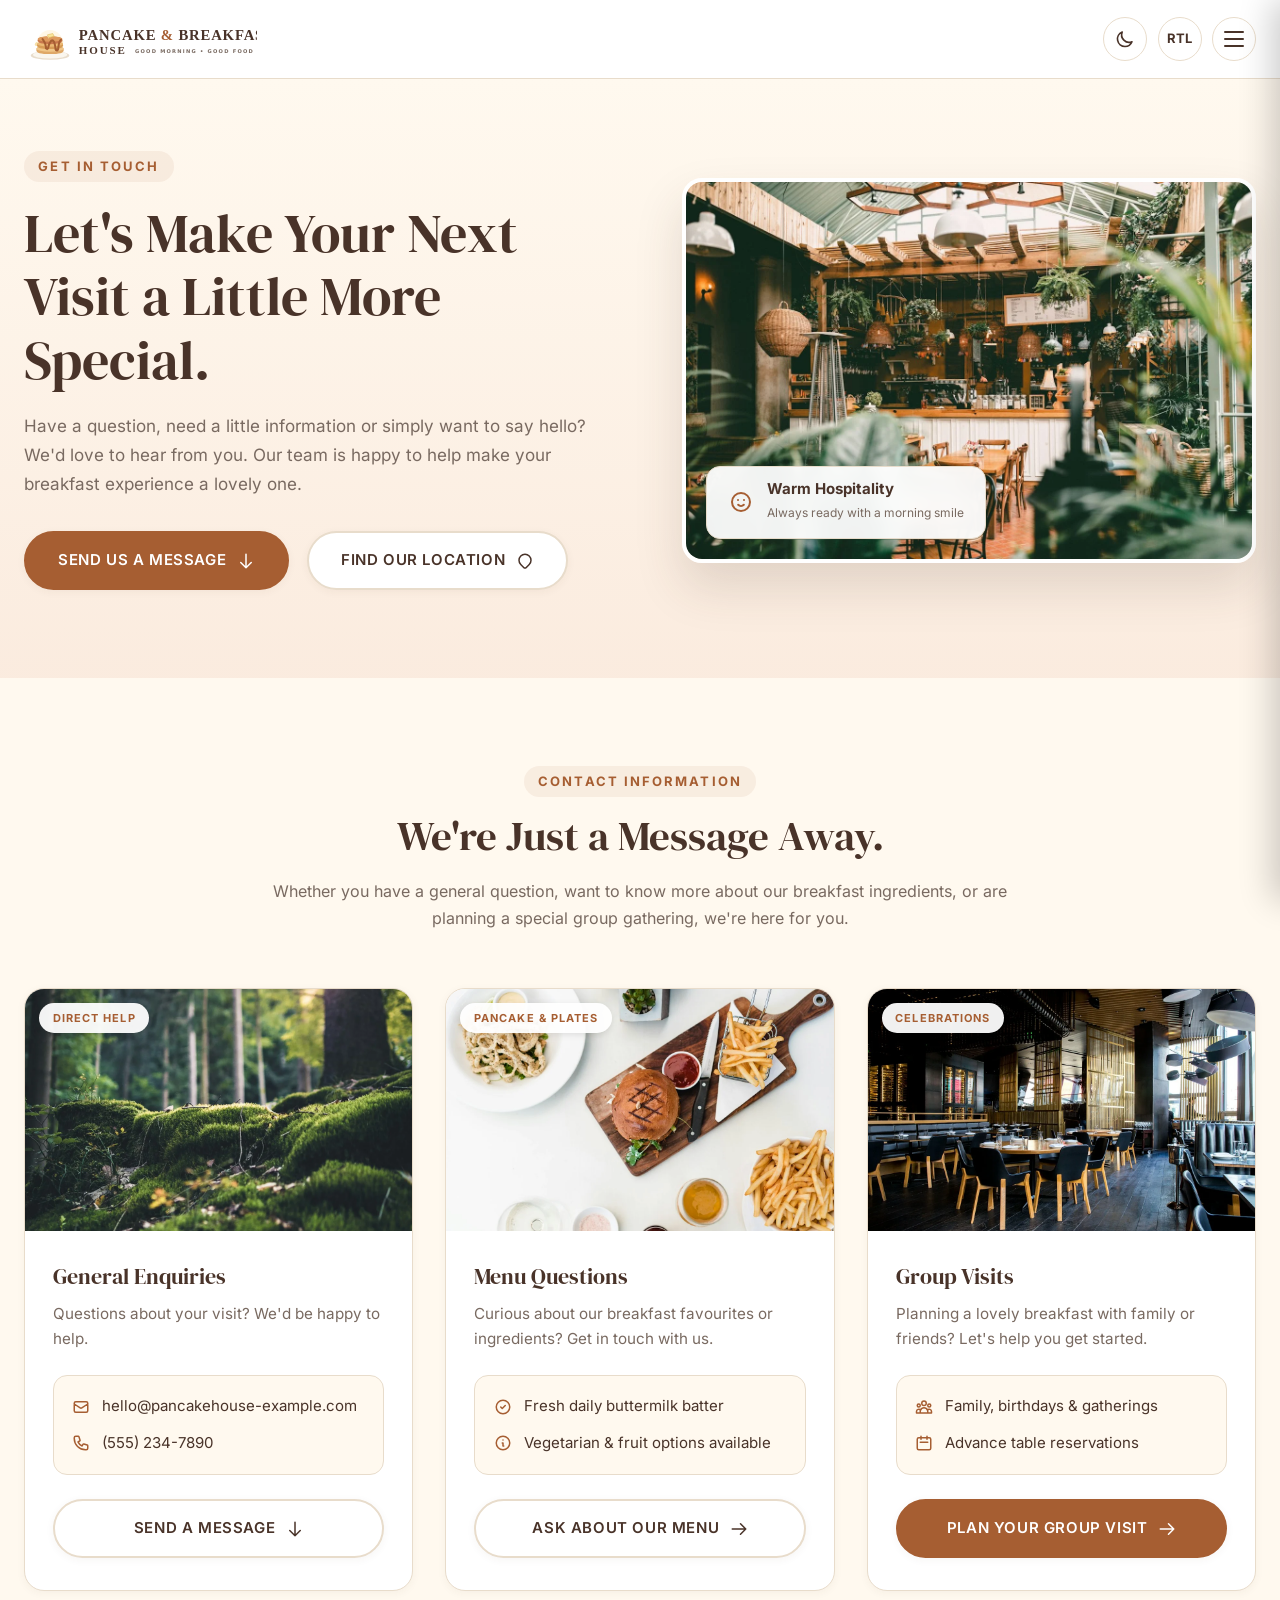
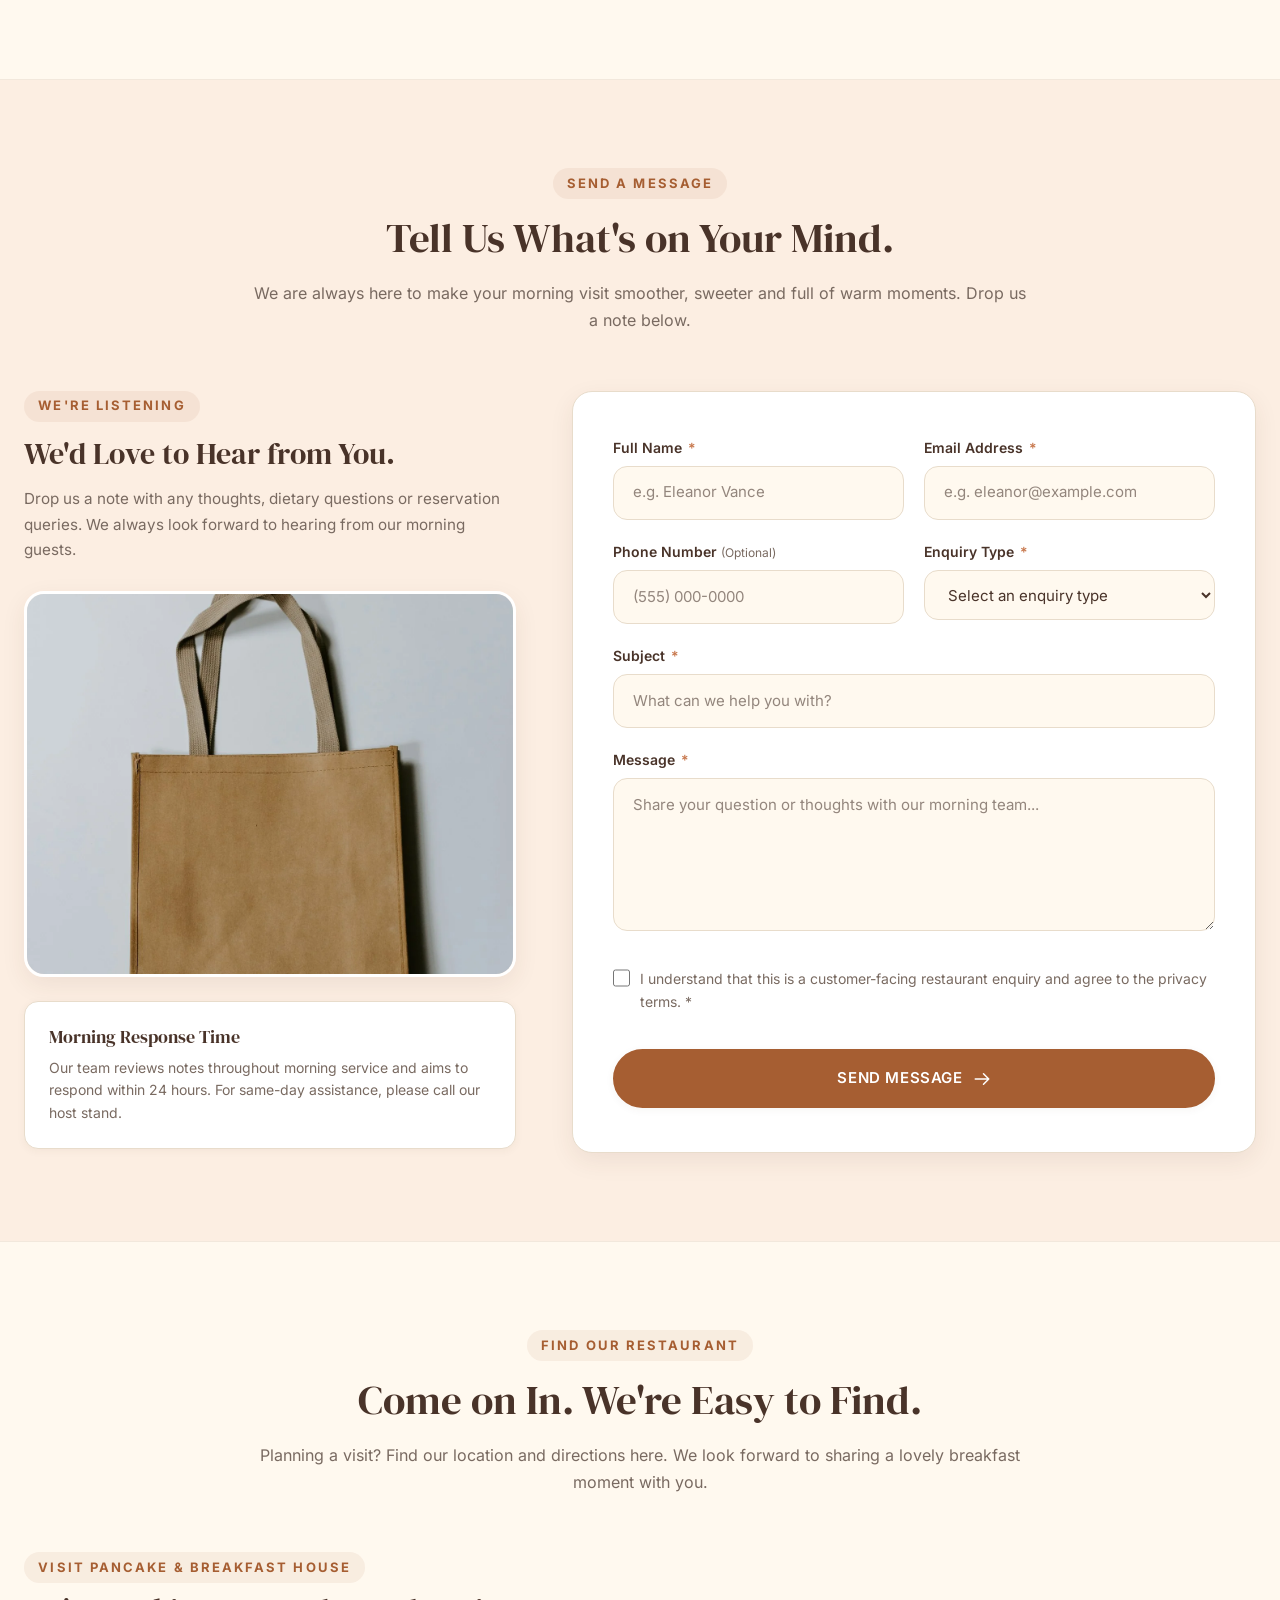
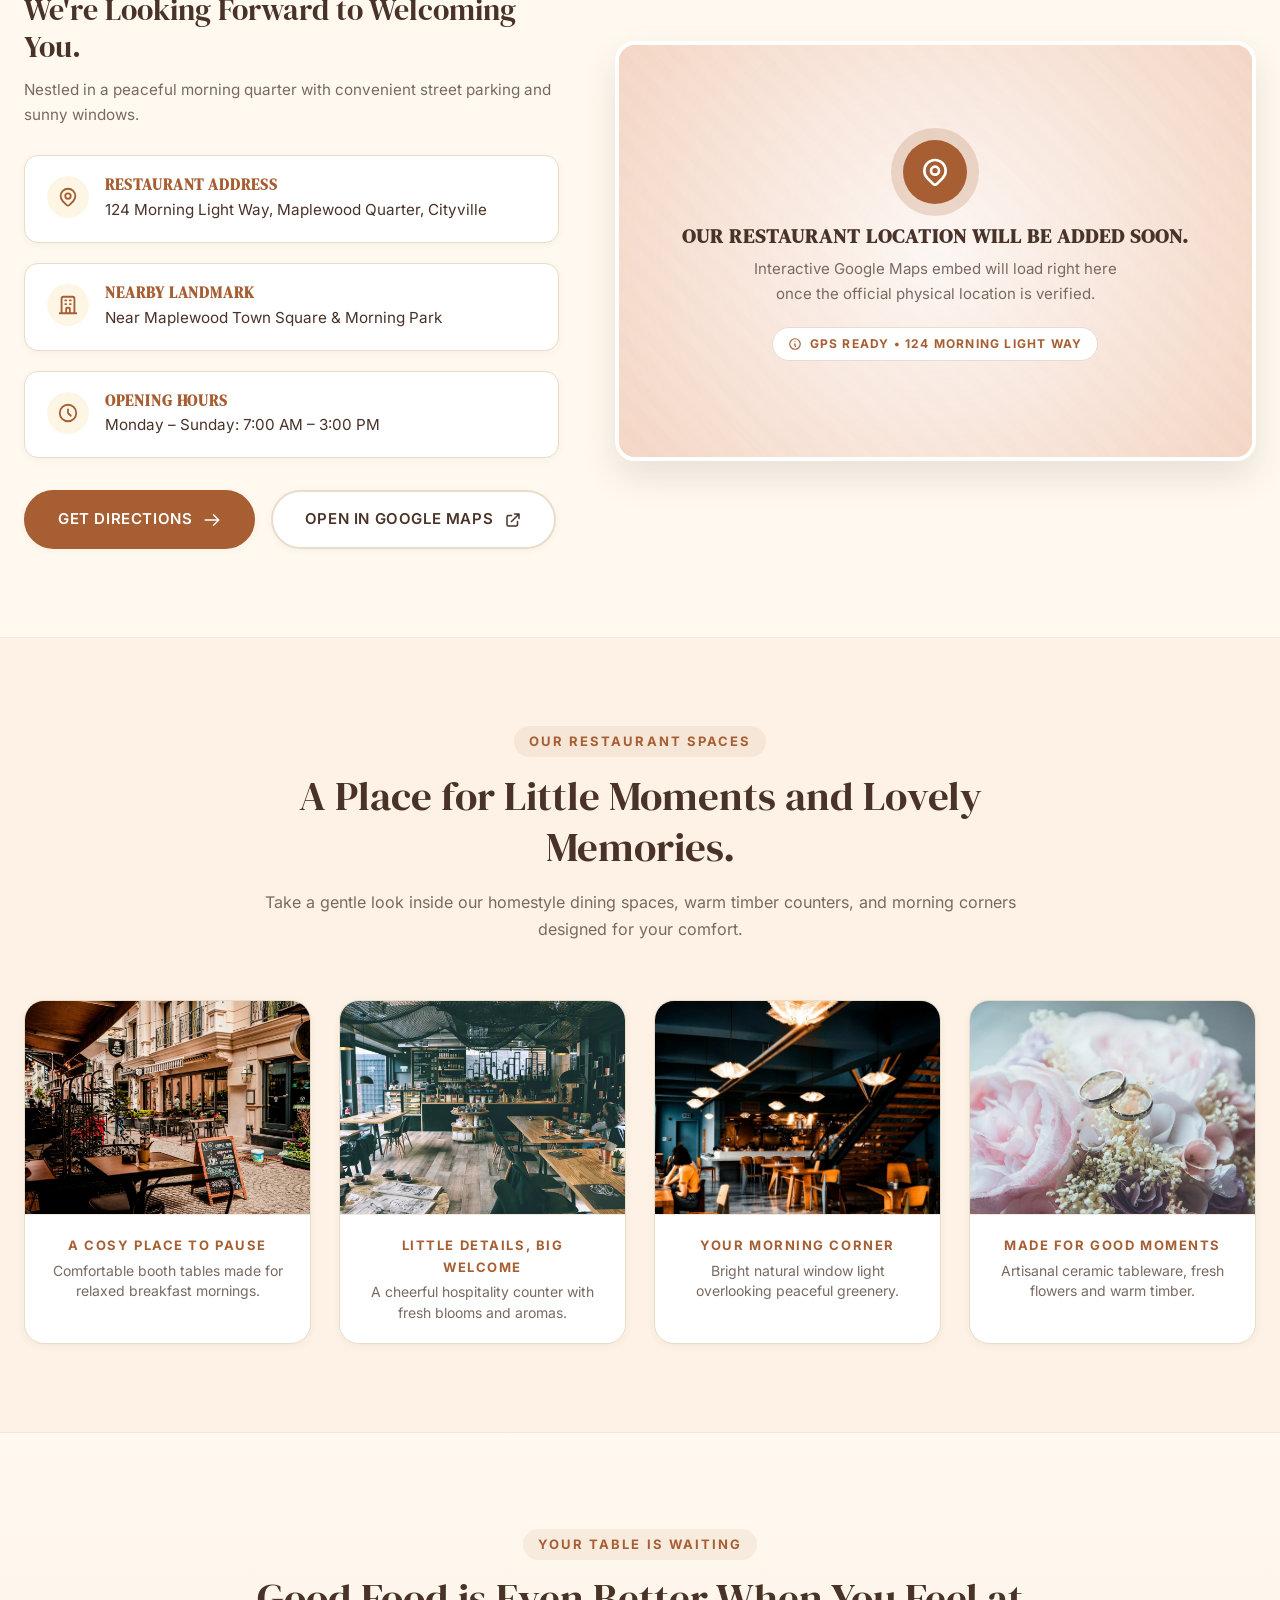
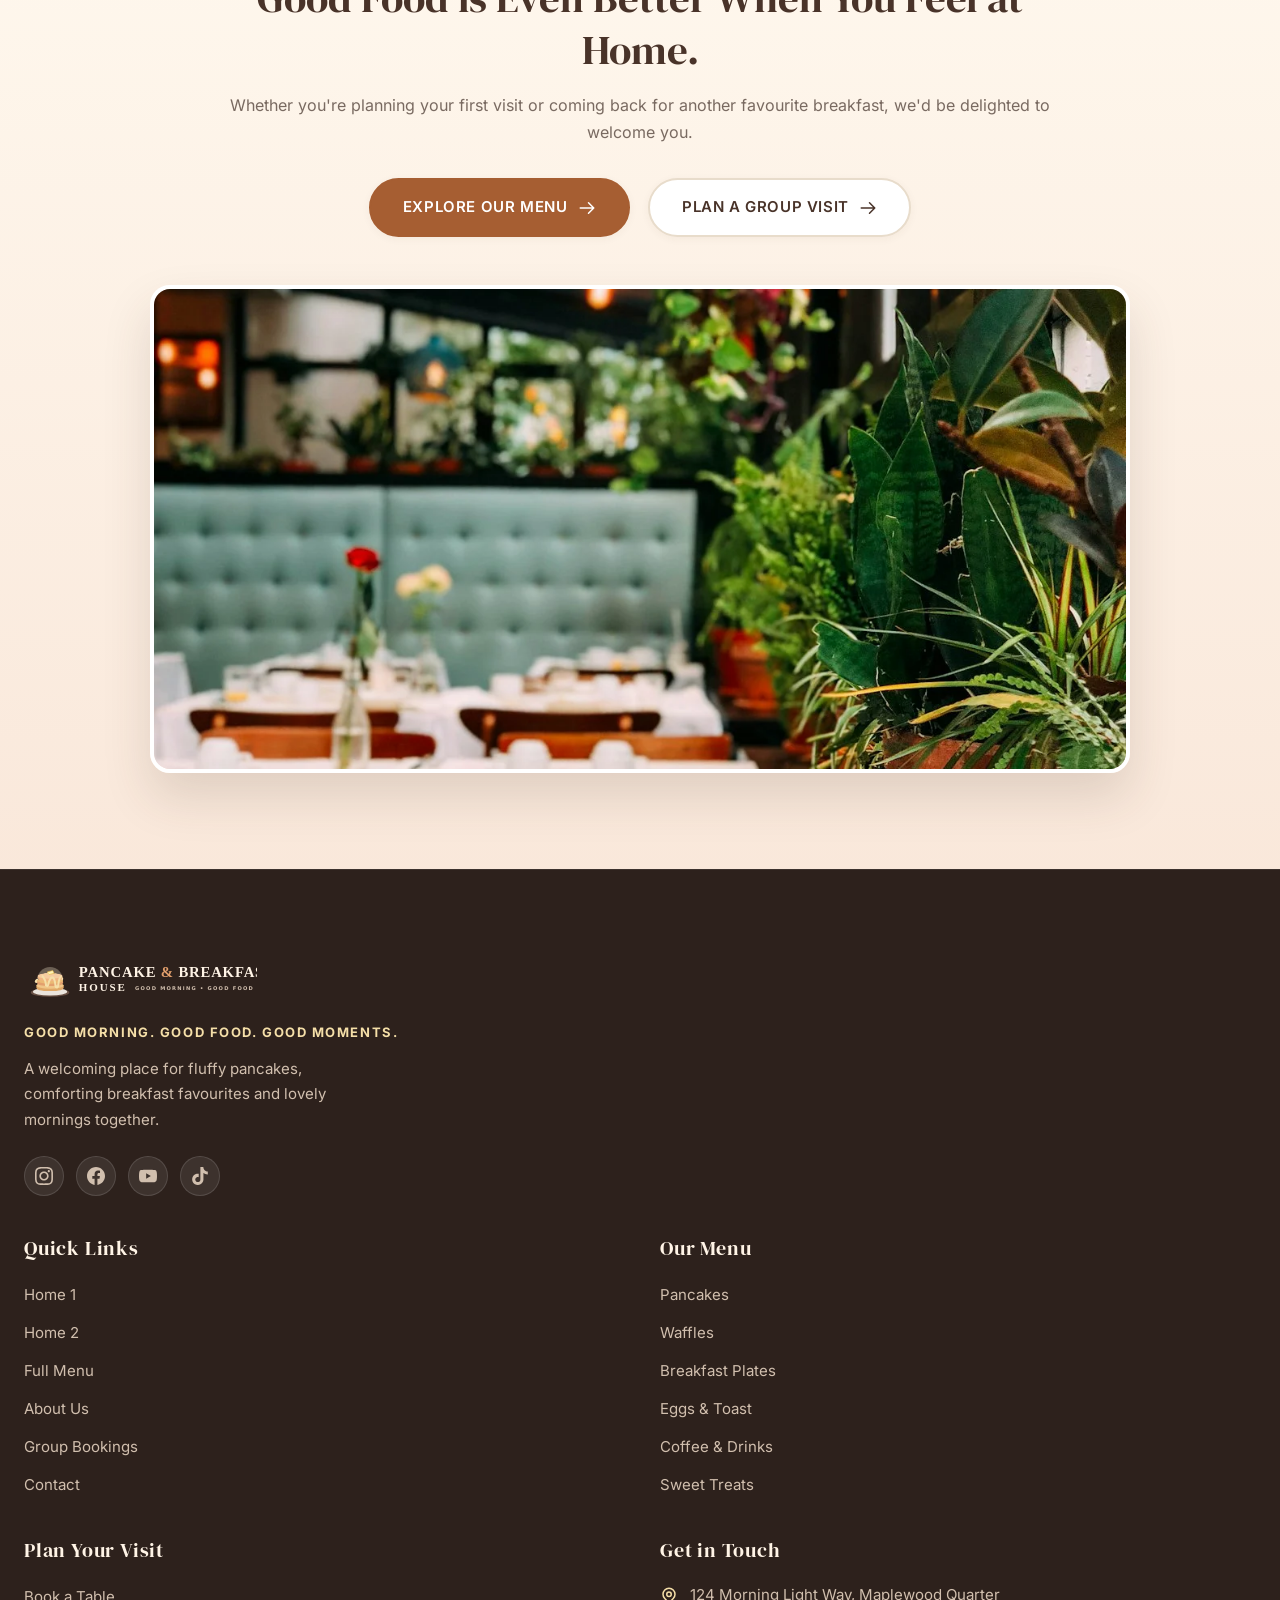
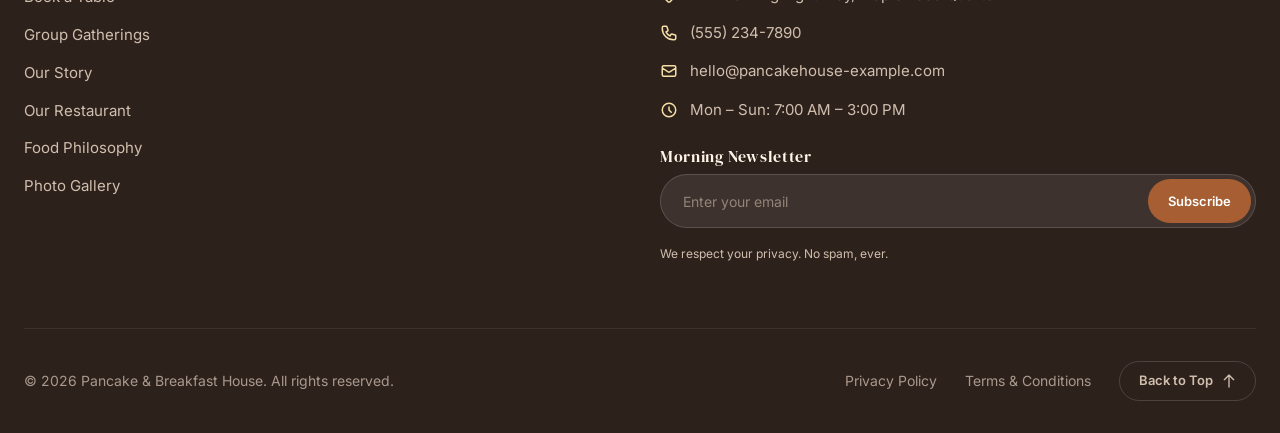
<file: contact.html>
<!DOCTYPE html>
<html lang="en" dir="ltr">
<head>
  <meta charset="UTF-8">
  <meta name="viewport" content="width=device-width, initial-scale=1.0">
  <title>Contact Us — Pancake &amp; Breakfast House</title>
  <meta name="description" content="Get in touch with Pancake &amp; Breakfast House. We are happy to help with menu enquiries, dietary questions, group visits or directions to our restaurant.">
  
  <!-- Open Graph -->
  <meta property="og:title" content="Contact Us — Pancake &amp; Breakfast House">
  <meta property="og:description" content="Have a question or planning a visit? Get in touch with our morning team.">
  <meta property="og:image" content="assets/images/contact/contact-hero.webp">
  <meta property="og:type" content="website">

  <!-- Favicon -->
  <link rel="icon" type="image/svg+xml" href="assets/images/brand/favicon.svg">

  <!-- Local Stylesheets -->
  <link rel="stylesheet" href="assets/css/bootstrap.min.css">
  <link rel="stylesheet" href="assets/css/tailwind.css">
  <link rel="stylesheet" href="assets/css/main.css">
  <link rel="stylesheet" href="assets/css/home.css">
  <link rel="stylesheet" href="assets/css/contact.css">
</head>
<body>
  <!-- Accessibility Skip Link -->
  <a href="#mainContent" class="skip-link">Skip to main content</a>

  <!-- ==========================================================================
       GLOBAL NAVBAR (Strictly identical across all 6 pages)
       ========================================================================== -->
  <header class="site-header" role="banner">
    <div class="site-navbar">
      <!-- Brand Logo Left -->
      <a href="index.html" class="navbar-brand" aria-label="Pancake &amp; Breakfast House Home">
        <img src="assets/images/brand/logo.svg" alt="Pancake &amp; Breakfast House" class="logo-light-mode" width="232" height="52">
        <img src="assets/images/brand/logo-white.svg" alt="Pancake &amp; Breakfast House" class="logo-dark-mode" width="232" height="52">
      </a>

      <!-- Desktop Navigation Center (1281px+) -->
      <nav class="navbar-nav-desktop" aria-label="Main Navigation">
        <!-- 1. HOME ▼ (Only Dropdown) -->
        <div class="nav-item-dropdown">
          <button type="button" class="nav-link dropdown-toggle" id="homeDropdown" aria-expanded="false" aria-haspopup="true">
            <span>Home</span>
            <svg class="dropdown-chevron" width="12" height="12" fill="none" stroke="currentColor" viewBox="0 0 24 24"><path stroke-linecap="round" stroke-linejoin="round" stroke-width="2.5" d="M19 9l-7 7-7-7"></path></svg>
          </button>
          <div class="dropdown-menu-custom" aria-labelledby="homeDropdown">
            <a href="index.html" class="dropdown-item-custom">
              <span class="dropdown-item-title">Home 1</span>
              <span class="dropdown-item-sub">The Breakfast Table</span>
            </a>
            <a href="home-2.html" class="dropdown-item-custom">
              <span class="dropdown-item-title">Home 2</span>
              <span class="dropdown-item-sub">Artisan Morning House</span>
            </a>
          </div>
        </div>

        <!-- 2. MENU -->
        <a href="menu.html" class="nav-link">Menu</a>

        <!-- 3. ABOUT -->
        <a href="about.html" class="nav-link">About</a>

        <!-- 4. GROUP BOOKINGS -->
        <a href="group-bookings.html" class="nav-link">Group Bookings</a>

        <!-- 5. CONTACT -->
        <a href="contact.html" class="nav-link">Contact</a>
      </nav>

      <!-- Desktop Actions Right (1281px+) -->
      <div class="navbar-actions-desktop">
        <!-- Dark Mode Toggle Button -->
        <button type="button" class="icon-toggle-btn theme-toggle-btn" aria-label="Toggle dark mode" title="Toggle dark mode">
          <svg class="theme-icon-use" fill="none" stroke="currentColor" viewBox="0 0 24 24">
            <path stroke-linecap="round" stroke-linejoin="round" stroke-width="2" d="M20.354 15.354A9 9 0 018.646 3.646 9.003 9.003 0 0012 21a9.003 9.003 0 008.354-5.646z"></path>
          </svg>
        </button>

        <!-- LTR / RTL Toggle Button -->
        <button type="button" class="icon-toggle-btn dir-toggle-btn" aria-label="Toggle text direction" title="Toggle RTL/LTR">
          <span class="dir-label-text" style="font-size: 0.8125rem; font-weight: 700;">RTL</span>
        </button>

        <!-- Desktop Primary CTA -->
        <a href="group-bookings.html#booking" class="btn-pb btn-pb-primary">
          <span>Book a Table</span>
          <svg fill="none" stroke="currentColor" viewBox="0 0 24 24">
            <path stroke-linecap="round" stroke-linejoin="round" stroke-width="2" d="M14 5l7 7m0 0l-7 7m7-7H3"></path>
          </svg>
        </a>
      </div>

      <!-- Mobile & Tablet Actions Right (<=1280px) -->
      <div class="navbar-actions-mobile">
        <!-- Dark Mode Mobile Button -->
        <button type="button" class="icon-toggle-btn theme-toggle-btn" aria-label="Toggle dark mode" title="Toggle dark mode">
          <svg class="theme-icon-use" fill="none" stroke="currentColor" viewBox="0 0 24 24">
            <path stroke-linecap="round" stroke-linejoin="round" stroke-width="2" d="M20.354 15.354A9 9 0 018.646 3.646 9.003 9.003 0 0012 21a9.003 9.003 0 008.354-5.646z"></path>
          </svg>
        </button>

        <!-- RTL/LTR Mobile Button -->
        <button type="button" class="icon-toggle-btn dir-toggle-btn" aria-label="Toggle text direction" title="Toggle RTL/LTR">
          <span class="dir-label-text" style="font-size: 0.8125rem; font-weight: 700;">RTL</span>
        </button>

        <!-- Hamburger Button -->
        <button type="button" class="hamburger-btn" id="hamburgerBtn" aria-label="Open mobile navigation menu" aria-expanded="false" aria-controls="mobileDrawer">
          <span></span>
          <span></span>
          <span></span>
        </button>
      </div>
    </div>
  </header>

  <!-- Mobile Drawer Backdrop -->
  <div class="mobile-drawer-backdrop" id="drawerBackdrop" aria-hidden="true"></div>

  <!-- Mobile & Tablet Off-Canvas Drawer (Strict: contains ALL navigation items, controls & CTA) -->
  <div class="mobile-drawer" id="mobileDrawer" role="dialog" aria-modal="true" aria-label="Mobile Navigation Menu">
    <div class="mobile-drawer-header">
      <a href="index.html" class="navbar-brand">
        <img src="assets/images/brand/logo.svg" alt="Pancake &amp; Breakfast House" class="logo-light-mode" width="180" height="42">
        <img src="assets/images/brand/logo-white.svg" alt="Pancake &amp; Breakfast House" class="logo-dark-mode" width="180" height="42">
      </a>
      <button type="button" class="drawer-close-btn" id="drawerCloseBtn" aria-label="Close menu">&times;</button>
    </div>

    <div class="mobile-drawer-body">
      <ul class="mobile-nav-list">
        <!-- 1. HOME ▼ (Only Dropdown) -->
        <li class="mobile-nav-item mobile-dropdown-item">
          <button type="button" class="mobile-nav-link mobile-dropdown-btn" id="mobileHomeDropdownBtn" aria-expanded="false" aria-controls="mobileHomeSubmenu">
            <span>Home</span>
            <svg class="dropdown-chevron" width="16" height="16" fill="none" stroke="currentColor" viewBox="0 0 24 24"><path stroke-linecap="round" stroke-linejoin="round" stroke-width="2.5" d="M19 9l-7 7-7-7"></path></svg>
          </button>
          <div class="mobile-submenu" id="mobileHomeSubmenu">
            <a href="index.html" class="mobile-sublink">
              <span>Home 1</span>
              <small>The Breakfast Table</small>
            </a>
            <a href="home-2.html" class="mobile-sublink">
              <span>Home 2</span>
              <small>Artisan Morning House</small>
            </a>
          </div>
        </li>

        <!-- 2. MENU -->
        <li class="mobile-nav-item">
          <a href="menu.html" class="mobile-nav-link">
            <span>Menu</span>
            <svg width="18" height="18" fill="none" stroke="currentColor" viewBox="0 0 24 24"><path stroke-linecap="round" stroke-linejoin="round" stroke-width="2" d="M9 5l7 7-7 7"></path></svg>
          </a>
        </li>

        <!-- 3. ABOUT -->
        <li class="mobile-nav-item">
          <a href="about.html" class="mobile-nav-link">
            <span>About</span>
            <svg width="18" height="18" fill="none" stroke="currentColor" viewBox="0 0 24 24"><path stroke-linecap="round" stroke-linejoin="round" stroke-width="2" d="M9 5l7 7-7 7"></path></svg>
          </a>
        </li>

        <!-- 4. GROUP BOOKINGS -->
        <li class="mobile-nav-item">
          <a href="group-bookings.html" class="mobile-nav-link">
            <span>Group Bookings</span>
            <svg width="18" height="18" fill="none" stroke="currentColor" viewBox="0 0 24 24"><path stroke-linecap="round" stroke-linejoin="round" stroke-width="2" d="M9 5l7 7-7 7"></path></svg>
          </a>
        </li>

        <!-- 5. CONTACT -->
        <li class="mobile-nav-item">
          <a href="contact.html" class="mobile-nav-link">
            <span>Contact</span>
            <svg width="18" height="18" fill="none" stroke="currentColor" viewBox="0 0 24 24"><path stroke-linecap="round" stroke-linejoin="round" stroke-width="2" d="M9 5l7 7-7 7"></path></svg>
          </a>
        </li>
      </ul>

      <div class="mobile-drawer-divider"></div>

      <!-- 6. Dark Mode & 7. LTR/RTL inside drawer -->
      <div class="mobile-drawer-toggles">
        <button type="button" class="drawer-toggle-btn theme-toggle-btn" aria-label="Toggle dark mode">
          <svg class="theme-icon-use" width="18" height="18" fill="none" stroke="currentColor" viewBox="0 0 24 24">
            <path stroke-linecap="round" stroke-linejoin="round" stroke-width="2" d="M20.354 15.354A9 9 0 018.646 3.646 9.003 9.003 0 0012 21a9.003 9.003 0 008.354-5.646z"></path>
          </svg>
          <span>Dark Mode</span>
        </button>

        <button type="button" class="drawer-toggle-btn dir-toggle-btn" aria-label="Toggle text direction">
          <span class="dir-label-text">RTL</span>
          <span>Direction</span>
        </button>
      </div>

      <div class="mobile-drawer-divider"></div>

      <!-- 8. BOOK A TABLE -->
      <div class="mobile-drawer-cta">
        <a href="group-bookings.html#booking" class="btn-pb btn-pb-primary">
          <span>Book a Table</span>
          <svg fill="none" stroke="currentColor" viewBox="0 0 24 24"><path stroke-linecap="round" stroke-linejoin="round" stroke-width="2" d="M14 5l7 7m0 0l-7 7m7-7H3"></path></svg>
        </a>
      </div>
    </div>
  </div>

        


  <!-- ==========================================================================
       MAIN CONTENT: EXACTLY 6 CONTACT PAGE SECTIONS
       ========================================================================== -->
  <main id="mainContent">

    <!-- SECTION 1: UNIQUE CONTACT HERO -->
    <section class="contact-hero-section" id="contact-hero">
      <div class="contact-hero-grid">
        <div class="contact-hero-text">
          <span class="section-eyebrow">Get in Touch</span>
          <h1 class="contact-hero-title">Let's Make Your Next Visit a Little More Special.</h1>
          <p class="contact-hero-desc">
            Have a question, need a little information or simply want to say hello? We'd love to hear from you. Our team is happy to help make your breakfast experience a lovely one.
          </p>
          <div class="contact-hero-actions">
            <a href="#contact-form" class="btn-pb btn-pb-primary">
              <span>Send Us a Message</span>
              <svg fill="none" stroke="currentColor" viewBox="0 0 24 24"><path stroke-linecap="round" stroke-linejoin="round" stroke-width="2" d="M19 14l-7 7m0 0l-7-7m7 7V3"></path></svg>
            </a>
            <a href="#location" class="btn-pb btn-pb-secondary">
              <span>Find Our Location</span>
              <svg fill="none" stroke="currentColor" viewBox="0 0 24 24"><path stroke-linecap="round" stroke-linejoin="round" stroke-width="2" d="M17.657 16.657L13.414 20.9a1.998 1.998 0 01-2.827 0l-4.244-4.243a8 8 0 1111.314 0z"></path></svg>
            </a>
          </div>
        </div>

        <div class="contact-hero-visual">
          <img src="assets/images/contact/contact-hero.webp" alt="Friendly staff member at the welcoming breakfast restaurant counter in soft morning light" width="1200" height="800">
          <div class="contact-hero-badge">
            <svg fill="none" stroke="currentColor" viewBox="0 0 24 24">
              <path stroke-linecap="round" stroke-linejoin="round" stroke-width="2" d="M14.828 14.828a4 4 0 01-5.656 0M9 10h.01M15 10h.01M21 12a9 9 0 11-18 0 9 9 0 0118 0z"></path>
            </svg>
            <div>
              <strong>Warm Hospitality</strong>
              <span>Always ready with a morning smile</span>
            </div>
          </div>
        </div>
      </div>
    </section>

    <!-- SECTION 2: CONTACT INFORMATION (3 BALANCED CARDS) -->
    <section class="pb-section contact-info-section" id="contact-info">
      <div class="container-narrow">
        <div class="section-header">
          <span class="section-eyebrow">Contact Information</span>
          <h2 class="section-title">We're Just a Message Away.</h2>
          <p class="section-desc">
            Whether you have a general question, want to know more about our breakfast ingredients, or are planning a special group gathering, we're here for you.
          </p>
        </div>

        <div class="contact-cards-grid">
          <!-- Card 1 — General Enquiries -->
          <article class="contact-info-card">
            <div class="contact-card-img-wrap">
              <span class="contact-card-badge">Direct Help</span>
              <img src="assets/images/contact/contact-general.webp" alt="Welcoming customer service area at the restaurant" loading="lazy" width="1200" height="1600">
            </div>
            <div class="contact-card-body">
              <h3 class="contact-card-title">General Enquiries</h3>
              <p class="contact-card-desc">
                Questions about your visit? We'd be happy to help.
              </p>
              <div class="contact-details-box">
                <div class="contact-detail-line">
                  <svg fill="none" stroke="currentColor" viewBox="0 0 24 24"><path stroke-linecap="round" stroke-linejoin="round" stroke-width="2" d="M3 8l7.89 5.26a2 2 0 002.22 0L21 8M5 19h14a2 2 0 002-2V7a2 2 0 00-2-2H5a2 2 0 00-2 2v10a2 2 0 002 2z"></path></svg>
                  <span>hello@pancakehouse-example.com</span>
                </div>
                <div class="contact-detail-line">
                  <svg fill="none" stroke="currentColor" viewBox="0 0 24 24"><path stroke-linecap="round" stroke-linejoin="round" stroke-width="2" d="M3 5a2 2 0 012-2h3.28a1 1 0 01.948.684l1.498 4.493a1 1 0 01-.502 1.21l-2.257 1.13a11.042 11.042 0 005.516 5.516l1.13-2.257a1 1 0 011.21-.502l4.493 1.498a1 1 0 01.684.949V19a2 2 0 01-2 2h-1C9.716 21 3 14.284 3 6V5z"></path></svg>
                  <span>(555) 234-7890</span>
                </div>
              </div>
              <div class="contact-card-action">
                <a href="#contact-form" class="btn-pb btn-pb-secondary">
                  <span>Send a Message</span>
                  <svg fill="none" stroke="currentColor" viewBox="0 0 24 24"><path stroke-linecap="round" stroke-linejoin="round" stroke-width="2" d="M19 14l-7 7m0 0l-7-7m7 7V3"></path></svg>
                </a>
              </div>
            </div>
          </article>

          <!-- Card 2 — Menu Questions -->
          <article class="contact-info-card">
            <div class="contact-card-img-wrap">
              <span class="contact-card-badge">Pancake &amp; Plates</span>
              <img src="assets/images/contact/contact-menu.webp" alt="Freshly presented breakfast plate and menu chalkboard" loading="lazy" width="1200" height="801">
            </div>
            <div class="contact-card-body">
              <h3 class="contact-card-title">Menu Questions</h3>
              <p class="contact-card-desc">
                Curious about our breakfast favourites or ingredients? Get in touch with us.
              </p>
              <div class="contact-details-box">
                <div class="contact-detail-line">
                  <svg fill="none" stroke="currentColor" viewBox="0 0 24 24"><path stroke-linecap="round" stroke-linejoin="round" stroke-width="2" d="M9 12l2 2 4-4m6 2a9 9 0 11-18 0 9 9 0 0118 0z"></path></svg>
                  <span>Fresh daily buttermilk batter</span>
                </div>
                <div class="contact-detail-line">
                  <svg fill="none" stroke="currentColor" viewBox="0 0 24 24"><path stroke-linecap="round" stroke-linejoin="round" stroke-width="2" d="M13 16h-1v-4h-1m1-4h.01M21 12a9 9 0 11-18 0 9 9 0 0118 0z"></path></svg>
                  <span>Vegetarian &amp; fruit options available</span>
                </div>
              </div>
              <div class="contact-card-action">
                <a href="#contact-form" class="btn-pb btn-pb-secondary">
                  <span>Ask About Our Menu</span>
                  <svg fill="none" stroke="currentColor" viewBox="0 0 24 24"><path stroke-linecap="round" stroke-linejoin="round" stroke-width="2" d="M14 5l7 7m0 0l-7 7m7-7H3"></path></svg>
                </a>
              </div>
            </div>
          </article>

          <!-- Card 3 — Group Visits -->
          <article class="contact-info-card">
            <div class="contact-card-img-wrap">
              <span class="contact-card-badge">Celebrations</span>
              <img src="assets/images/contact/contact-group.webp" alt="Long dining table set for a welcoming group breakfast" loading="lazy" width="1200" height="800">
            </div>
            <div class="contact-card-body">
              <h3 class="contact-card-title">Group Visits</h3>
              <p class="contact-card-desc">
                Planning a lovely breakfast with family or friends? Let's help you get started.
              </p>
              <div class="contact-details-box">
                <div class="contact-detail-line">
                  <svg fill="none" stroke="currentColor" viewBox="0 0 24 24"><path stroke-linecap="round" stroke-linejoin="round" stroke-width="2" d="M17 20h5v-2a3 3 0 00-5.356-1.857M17 20H7m10 0v-2c0-.656-.126-1.283-.356-1.857M7 20H2v-2a3 3 0 015.356-1.857M7 20v-2c0-.656.126-1.283.356-1.857m0 0a5.002 5.002 0 019.288 0M15 7a3 3 0 11-6 0 3 3 0 016 0zm6 3a2 2 0 11-4 0 2 2 0 014 0zM7 10a2 2 0 11-4 0 2 2 0 014 0z"></path></svg>
                  <span>Family, birthdays &amp; gatherings</span>
                </div>
                <div class="contact-detail-line">
                  <svg fill="none" stroke="currentColor" viewBox="0 0 24 24"><path stroke-linecap="round" stroke-linejoin="round" stroke-width="2" d="M8 7V3m8 4V3m-9 8h10M5 21h14a2 2 0 002-2V7a2 2 0 00-2-2H5a2 2 0 00-2 2v12a2 2 0 002 2z"></path></svg>
                  <span>Advance table reservations</span>
                </div>
              </div>
              <div class="contact-card-action">
                <a href="group-bookings.html" class="btn-pb btn-pb-primary">
                  <span>Plan Your Group Visit</span>
                  <svg fill="none" stroke="currentColor" viewBox="0 0 24 24"><path stroke-linecap="round" stroke-linejoin="round" stroke-width="2" d="M14 5l7 7m0 0l-7 7m7-7H3"></path></svg>
                </a>
              </div>
            </div>
          </article>
        </div>
      </div>
    </section>

    <!-- SECTION 3: CONTACT FORM (TWO-COLUMN EDITORIAL) -->
    <section class="pb-section contact-form-section" id="contact-form">
      <div class="container-narrow">
        <div class="section-header">
          <span class="section-eyebrow">Send a Message</span>
          <h2 class="section-title">Tell Us What's on Your Mind.</h2>
          <p class="section-desc">
            We are always here to make your morning visit smoother, sweeter and full of warm moments. Drop us a note below.
          </p>
        </div>

        <div class="contact-form-layout">
          <!-- Left Column: Editorial & Atmosphere -->
          <div class="contact-form-sidebar">
            <span class="section-eyebrow" style="align-self: flex-start; margin-bottom: 0.85rem;">We're Listening</span>
            <h3 style="font-size: 1.85rem; margin-bottom: 0.85rem; line-height: 1.25;">We'd Love to Hear from You.</h3>
            <p style="font-size: 0.95rem; line-height: 1.7; color: var(--color-text-muted); margin-bottom: 0;">
              Drop us a note with any thoughts, dietary questions or reservation queries. We always look forward to hearing from our morning guests.
            </p>

            <div class="contact-sidebar-visual">
              <img src="assets/images/contact/contact-form.webp" alt="Cosy writing corner with notebook and hot coffee in soft morning light" loading="lazy" width="1200" height="1800">
            </div>

            <div class="contact-sidebar-card">
              <h4>Morning Response Time</h4>
              <p>
                Our team reviews notes throughout morning service and aims to respond within 24 hours. For same-day assistance, please call our host stand.
              </p>
            </div>
          </div>

          <!-- Right Column: The Contact Form -->
          <div class="contact-form-container">
            <!-- Non-negotiable Frontend Demo Status Notice -->
            <div class="form-submission-notice" id="contactNotice" role="status" aria-live="polite">
              <div class="form-submission-title">
                <svg fill="none" stroke="currentColor" viewBox="0 0 24 24"><path stroke-linecap="round" stroke-linejoin="round" stroke-width="2" d="M9 12l2 2 4-4m6 2a9 9 0 11-18 0 9 9 0 0118 0z"></path></svg>
                <span>YOUR MESSAGE DETAILS ARE READY.</span>
              </div>
              <p class="form-submission-desc">
                This is a frontend demonstration. Your information has not been transmitted or stored.
              </p>
            </div>

            <form id="restaurantContactForm" novalidate>
              <div class="contact-form-grid">
                <!-- 1. Full Name -->
                <div>
                  <label for="contactName" class="form-label">Full Name <span class="required-star">*</span></label>
                  <input type="text" id="contactName" class="form-control-pb" placeholder="e.g. Eleanor Vance" required autocomplete="name">
                  <div class="form-error-msg">Please enter your name (at least 2 letters).</div>
                </div>

                <!-- 2. Email Address -->
                <div>
                  <label for="contactEmail" class="form-label">Email Address <span class="required-star">*</span></label>
                  <input type="email" id="contactEmail" class="form-control-pb" placeholder="e.g. eleanor@example.com" required autocomplete="email">
                  <div class="form-error-msg">Please enter a valid email address.</div>
                </div>

                <!-- 3. Phone Number (Optional) -->
                <div>
                  <label for="contactPhone" class="form-label">Phone Number <span style="font-size: 0.75rem; color: var(--color-text-muted); font-weight: 400;">(Optional)</span></label>
                  <input type="tel" id="contactPhone" class="form-control-pb" placeholder="(555) 000-0000" autocomplete="tel">
                </div>

                <!-- 4. Enquiry Type Dropdown -->
                <div>
                  <label for="contactType" class="form-label">Enquiry Type <span class="required-star">*</span></label>
                  <select id="contactType" class="form-control-pb" required>
                    <option value="" disabled selected>Select an enquiry type</option>
                    <option value="General Enquiry">General Enquiry</option>
                    <option value="Menu Enquiry">Menu Enquiry</option>
                    <option value="Group Visit">Group Visit</option>
                    <option value="Feedback">Feedback</option>
                    <option value="Other">Other</option>
                  </select>
                  <div class="form-error-msg">Please select an enquiry type.</div>
                </div>

                <!-- 5. Subject -->
                <div class="form-group-full">
                  <label for="contactSubject" class="form-label">Subject <span class="required-star">*</span></label>
                  <input type="text" id="contactSubject" class="form-control-pb" placeholder="What can we help you with?" required>
                  <div class="form-error-msg">Please provide a brief subject.</div>
                </div>

                <!-- 6. Message -->
                <div class="form-group-full">
                  <label for="contactMessage" class="form-label">Message <span class="required-star">*</span></label>
                  <textarea id="contactMessage" class="form-control-pb" rows="5" placeholder="Share your question or thoughts with our morning team..." required></textarea>
                  <div class="form-error-msg">Please write your message (at least 8 characters).</div>
                </div>

                <!-- 7. Privacy Checkbox -->
                <div class="form-group-full" style="margin-top: 0.5rem;">
                  <label class="form-checkbox-label">
                    <input type="checkbox" id="contactPrivacy" required>
                    <span>I understand that this is a customer-facing restaurant enquiry and agree to the privacy terms. <span class="required-star">*</span></span>
                  </label>
                  <div class="form-error-msg" style="margin-top: 0.25rem;">Please acknowledge the privacy agreement.</div>
                </div>

                <!-- Submit Button -->
                <div class="form-group-full" style="margin-top: 1rem;">
                  <button type="submit" class="btn-pb btn-pb-primary" style="width: 100%;">
                    <span>Send Message</span>
                    <svg fill="none" stroke="currentColor" viewBox="0 0 24 24"><path stroke-linecap="round" stroke-linejoin="round" stroke-width="2" d="M14 5l7 7m0 0l-7 7m7-7H3"></path></svg>
                  </button>
                </div>
              </div>
            </form>
          </div>
        </div>
      </div>
    </section>

    <!-- SECTION 4: FIND US & INTERACTIVE MAP -->
    <section class="pb-section location-section" id="location">
      <div class="container-narrow">
        <div class="section-header">
          <span class="section-eyebrow">Find Our Restaurant</span>
          <h2 class="section-title">Come on In. We're Easy to Find.</h2>
          <p class="section-desc">
            Planning a visit? Find our location and directions here. We look forward to sharing a lovely breakfast moment with you.
          </p>
        </div>

        <div class="location-layout-grid">
          <!-- Left Column: Details -->
          <div class="location-details-col">
            <span class="section-eyebrow" style="align-self: flex-start; margin-bottom: 0.5rem;">Visit Pancake &amp; Breakfast House</span>
            <h3 style="font-size: 1.85rem; margin-bottom: 0.75rem;">We're Looking Forward to Welcoming You.</h3>
            <p style="font-size: 0.95rem; color: var(--color-text-muted); line-height: 1.65; margin-bottom: 0;">
              Nestled in a peaceful morning quarter with convenient street parking and sunny windows.
            </p>

            <div class="location-info-list">
              <!-- Address -->
              <div class="location-info-card">
                <div class="location-info-icon">
                  <svg fill="none" stroke="currentColor" viewBox="0 0 24 24"><path stroke-linecap="round" stroke-linejoin="round" stroke-width="2" d="M17.657 16.657L13.414 20.9a1.998 1.998 0 01-2.827 0l-4.244-4.243a8 8 0 1111.314 0z"></path><path stroke-linecap="round" stroke-linejoin="round" stroke-width="2" d="M15 11a3 3 0 11-6 0 3 3 0 016 0z"></path></svg>
                </div>
                <div class="location-info-content">
                  <h4>Restaurant Address</h4>
                  <p>124 Morning Light Way, Maplewood Quarter, Cityville</p>
                </div>
              </div>

              <!-- Landmark -->
              <div class="location-info-card">
                <div class="location-info-icon">
                  <svg fill="none" stroke="currentColor" viewBox="0 0 24 24"><path stroke-linecap="round" stroke-linejoin="round" stroke-width="2" d="M19 21V5a2 2 0 00-2-2H7a2 2 0 00-2 2v16m14 0h2m-2 0h-5m-9 0H3m2 0h5M9 7h1m-1 4h1m4-4h1m-1 4h1m-5 10v-5a1 1 0 011-1h2a1 1 0 011 1v5m-4 0h4"></path></svg>
                </div>
                <div class="location-info-content">
                  <h4>Nearby Landmark</h4>
                  <p>Near Maplewood Town Square &amp; Morning Park</p>
                </div>
              </div>

              <!-- Hours -->
              <div class="location-info-card">
                <div class="location-info-icon">
                  <svg fill="none" stroke="currentColor" viewBox="0 0 24 24"><path stroke-linecap="round" stroke-linejoin="round" stroke-width="2" d="M12 8v4l3 3m6-3a9 9 0 11-18 0 9 9 0 0118 0z"></path></svg>
                </div>
                <div class="location-info-content">
                  <h4>Opening Hours</h4>
                  <p>Monday – Sunday: 7:00 AM – 3:00 PM</p>
                </div>
              </div>
            </div>

            <!-- Direction Actions -->
            <div class="location-actions-group">
              <button type="button" class="btn-pb btn-pb-primary" id="getDirectionsBtn">
                <span>Get Directions</span>
                <svg fill="none" stroke="currentColor" viewBox="0 0 24 24"><path stroke-linecap="round" stroke-linejoin="round" stroke-width="2" d="M14 5l7 7m0 0l-7 7m7-7H3"></path></svg>
              </button>
              <button type="button" class="btn-pb btn-pb-secondary" id="openMapsBtn">
                <span>Open in Google Maps</span>
                <svg fill="none" stroke="currentColor" viewBox="0 0 24 24"><path stroke-linecap="round" stroke-linejoin="round" stroke-width="2" d="M10 6H6a2 2 0 00-2 2v10a2 2 0 002 2h10a2 2 0 002-2v-4M14 4h6m0 0v6m0-6L10 14"></path></svg>
              </button>
            </div>
          </div>

          <!-- Right Column: Map Frame -->
          <div class="map-container-frame">
            <!-- Map Placeholder Box (Displayed Until Live Map URL Configured) -->
            <div class="map-placeholder-box">
              <div class="map-pin-pulse">
                <svg fill="none" stroke="currentColor" viewBox="0 0 24 24">
                  <path stroke-linecap="round" stroke-linejoin="round" stroke-width="2" d="M17.657 16.657L13.414 20.9a1.998 1.998 0 01-2.827 0l-4.244-4.243a8 8 0 1111.314 0z"></path>
                  <path stroke-linecap="round" stroke-linejoin="round" stroke-width="2" d="M15 11a3 3 0 11-6 0 3 3 0 016 0z"></path>
                </svg>
              </div>
              <h3 class="map-placeholder-heading">Our Restaurant Location Will Be Added Soon.</h3>
              <p class="map-placeholder-sub">
                Interactive Google Maps embed will load right here once the official physical location is verified.
              </p>
              <div class="map-badge-coords">
                <svg width="14" height="14" fill="none" stroke="currentColor" viewBox="0 0 24 24"><path stroke-linecap="round" stroke-linejoin="round" stroke-width="2" d="M13 16h-1v-4h-1m1-4h.01M21 12a9 9 0 11-18 0 9 9 0 0118 0z"></path></svg>
                <span>GPS Ready • 124 Morning Light Way</span>
              </div>
            </div>
          </div>
        </div>
      </div>
    </section>

    <!-- SECTION 5: A WARM WELCOME GALLERY (4 BALANCED PHOTOS) -->
    <section class="pb-section welcome-gallery-section" id="welcome">
      <div class="container-narrow">
        <div class="section-header">
          <span class="section-eyebrow">Our Restaurant Spaces</span>
          <h2 class="section-title">A Place for Little Moments and Lovely Memories.</h2>
          <p class="section-desc">
            Take a gentle look inside our homestyle dining spaces, warm timber counters, and morning corners designed for your comfort.
          </p>
        </div>

        <div class="welcome-gallery-grid">
          <!-- 1. Cosy Seating -->
          <article class="welcome-gallery-item">
            <div class="welcome-gallery-img-wrap">
              <img src="assets/images/contact/welcome-seating.webp" alt="Cosy restaurant seating area with booth seating and morning sunlight" loading="lazy" width="1200" height="800">
            </div>
            <div class="welcome-gallery-caption">
              <div class="welcome-caption-title">A Cosy Place to Pause</div>
              <p class="welcome-caption-desc">Comfortable booth tables made for relaxed breakfast mornings.</p>
            </div>
          </article>

          <!-- 2. Counter -->
          <article class="welcome-gallery-item">
            <div class="welcome-gallery-img-wrap">
              <img src="assets/images/contact/welcome-counter.webp" alt="Beautifully arranged restaurant counter with pastries and fresh flowers" loading="lazy" width="1200" height="800">
            </div>
            <div class="welcome-gallery-caption">
              <div class="welcome-caption-title">Little Details, Big Welcome</div>
              <p class="welcome-caption-desc">A cheerful hospitality counter with fresh blooms and aromas.</p>
            </div>
          </article>

          <!-- 3. Dining Corner -->
          <article class="welcome-gallery-item">
            <div class="welcome-gallery-img-wrap">
              <img src="assets/images/contact/welcome-corner.webp" alt="Warm natural-light dining corner with table setting and window view" loading="lazy" width="1200" height="1812">
            </div>
            <div class="welcome-gallery-caption">
              <div class="welcome-caption-title">Your Morning Corner</div>
              <p class="welcome-caption-desc">Bright natural window light overlooking peaceful greenery.</p>
            </div>
          </article>

          <!-- 4. Decorative Details -->
          <article class="welcome-gallery-item">
            <div class="welcome-gallery-img-wrap">
              <img src="assets/images/contact/welcome-details.webp" alt="Small decorative restaurant details on a rustic wooden table" loading="lazy" width="1200" height="800">
            </div>
            <div class="welcome-gallery-caption">
              <div class="welcome-caption-title">Made for Good Moments</div>
              <p class="welcome-caption-desc">Artisanal ceramic tableware, fresh flowers and warm timber.</p>
            </div>
          </article>
        </div>
      </div>
    </section>

    <!-- SECTION 6: FINAL CONTACT CTA -->
    <section class="pb-section contact-closing-section" id="closing">
      <div class="container-narrow">
        <div class="contact-closing-wrapper">
          <span class="section-eyebrow">Your Table is Waiting</span>
          <h2 class="section-title">Good Food is Even Better When You Feel at Home.</h2>
          <p class="section-desc">
            Whether you're planning your first visit or coming back for another favourite breakfast, we'd be delighted to welcome you.
          </p>

          <div class="cta-group">
            <a href="menu.html" class="btn-pb btn-pb-primary">
              <span>Explore Our Menu</span>
              <svg fill="none" stroke="currentColor" viewBox="0 0 24 24"><path stroke-linecap="round" stroke-linejoin="round" stroke-width="2" d="M14 5l7 7m0 0l-7 7m7-7H3"></path></svg>
            </a>
            <a href="group-bookings.html" class="btn-pb btn-pb-secondary">
              <span>Plan a Group Visit</span>
              <svg fill="none" stroke="currentColor" viewBox="0 0 24 24"><path stroke-linecap="round" stroke-linejoin="round" stroke-width="2" d="M14 5l7 7m0 0l-7 7m7-7H3"></path></svg>
            </a>
          </div>
        </div>

        <div class="contact-closing-frame">
          <img src="assets/images/contact/contact-closing.webp" alt="Warm inviting restaurant dining scene with table setting and fresh morning light" loading="lazy" width="1200" height="1600">
        </div>
      </div>
    </section>

  </main>

  <!-- ==========================================================================
       GLOBAL FOOTER (Strictly identical across all 4 pages)
       ========================================================================== -->
  <footer class="site-footer" role="contentinfo">
    <div class="footer-top-grid">
      <!-- Col 1: Brand Info -->
      <div class="footer-brand-col">
        <a href="index.html" class="footer-logo" aria-label="Pancake &amp; Breakfast House Home">
          <img src="assets/images/brand/logo-white.svg" alt="Pancake &amp; Breakfast House" width="220" height="49">
        </a>
        <div class="footer-brand-tagline">Good Morning. Good Food. Good Moments.</div>
        <p class="footer-brand-desc">
          A welcoming place for fluffy pancakes, comforting breakfast favourites and lovely mornings together.
        </p>

        <!-- Social Icons -->
        <div class="footer-social-links" aria-label="Social Media Links">
          <a href="#" class="social-icon-btn" aria-label="Instagram">
            <svg fill="currentColor" viewBox="0 0 24 24"><path d="M12 2.163c3.204 0 3.584.012 4.85.07 3.252.148 4.771 1.691 4.919 4.919.058 1.265.069 1.645.069 4.849 0 3.205-.012 3.584-.069 4.849-.149 3.225-1.664 4.771-4.919 4.919-1.266.058-1.644.07-4.85.07-3.204 0-3.584-.012-4.849-.07-3.26-.149-4.771-1.699-4.919-4.92-.058-1.265-.07-1.644-.07-4.849 0-3.204.013-3.583.07-4.849.149-3.227 1.664-4.771 4.919-4.919 1.266-.057 1.645-.069 4.849-.069zm0-2.163c-3.259 0-3.667.014-4.947.072-4.358.2-6.78 2.618-6.98 6.98-.059 1.281-.073 1.689-.073 4.948 0 3.259.014 3.668.072 4.948.2 4.358 2.618 6.78 6.98 6.98 1.281.058 1.689.072 4.948.072 3.259 0 3.668-.014 4.948-.072 4.354-.2 6.782-2.618 6.979-6.98.059-1.28.073-1.689.073-4.948 0-3.259-.014-3.667-.072-4.947-.196-4.354-2.617-6.78-6.979-6.98-1.281-.059-1.69-.073-4.949-.073zm0 5.838c-3.403 0-6.162 2.759-6.162 6.162s2.759 6.163 6.162 6.163 6.162-2.759 6.162-6.163c0-3.403-2.759-6.162-6.162-6.162zm0 10.162c-2.209 0-4-1.79-4-4 0-2.209 1.791-4 4-4s4 1.791 4 4c0 2.21-1.791 4-4 4zm6.406-11.845c-.796 0-1.441.645-1.441 1.44s.645 1.44 1.441 1.44c.795 0 1.439-.645 1.439-1.44s-.644-1.44-1.439-1.44z"/></svg>
          </a>
          <a href="#" class="social-icon-btn" aria-label="Facebook">
            <svg fill="currentColor" viewBox="0 0 24 24"><path d="M24 12.073c0-6.627-5.373-12-12-12s-12 5.373-12 12c0 5.99 4.388 10.954 10.125 11.854v-8.385H7.078v-3.47h3.047V9.43c0-3.007 1.792-4.669 4.533-4.669 1.312 0 2.686.235 2.686.235v2.953H15.83c-1.491 0-1.956.925-1.956 1.874v2.25h3.328l-.532 3.47h-2.796v8.385C19.612 23.027 24 18.062 24 12.073z"/></svg>
          </a>
          <a href="#" class="social-icon-btn" aria-label="YouTube">
            <svg fill="currentColor" viewBox="0 0 24 24"><path d="M23.498 6.186a3.016 3.016 0 0 0-2.122-2.136C19.505 3.545 12 3.545 12 3.545s-7.505 0-9.377.505A3.017 3.017 0 0 0 .502 6.186C0 8.07 0 12 0 12s0 3.93.502 5.814a3.016 3.016 0 0 0 2.122 2.136c1.871.505 9.376.505 9.376.505s7.505 0 9.377-.505a3.015 3.015 0 0 0 2.122-2.136C24 15.93 24 12 24 12s0-3.93-.502-5.814zM9.545 15.568V8.432L15.818 12l-6.273 3.568z"/></svg>
          </a>
          <a href="#" class="social-icon-btn" aria-label="TikTok">
            <svg fill="currentColor" viewBox="0 0 24 24"><path d="M12.525.02c1.31-.02 2.61-.01 3.91-.02.08 1.53.63 3.09 1.75 4.17 1.12 1.11 2.7 1.62 4.24 1.79v4.03c-1.44-.05-2.89-.35-4.2-.97-.57-.26-1.1-.59-1.62-.93-.01 2.92.01 5.84-.02 8.75-.08 1.4-.54 2.79-1.35 3.94-1.31 1.92-3.58 3.17-5.91 3.21-1.43.08-2.86-.31-4.08-1.03-2.02-1.19-3.44-3.37-3.65-5.71-.02-.5-.03-1-.01-1.49.18-1.9 1.12-3.72 2.58-4.96 1.66-1.44 3.98-2.13 6.15-1.72.02 1.48-.04 2.96-.04 4.44-.99-.32-2.15-.23-3.02.37-.63.41-1.11 1.04-1.36 1.75-.21.51-.24 1.07-.14 1.61.24 1.64 1.82 3.02 3.5 2.87 1.12-.01 2.19-.66 2.77-1.61.19-.33.4-.67.41-1.06.1-1.79.06-3.57.07-5.36.01-4.03-.01-8.05.02-12.07z"/></svg>
          </a>
        </div>
      </div>

      <!-- Col 2: Quick Links -->
      <div class="footer-links-col">
        <h3>Quick Links</h3>
        <ul class="footer-links-list">
          <li><a href="index.html">Home 1</a></li>
          <li><a href="home-2.html">Home 2</a></li>
          <li><a href="menu.html">Full Menu</a></li>
          <li><a href="about.html">About Us</a></li>
          <li><a href="group-bookings.html">Group Bookings</a></li>
          <li><a href="contact.html">Contact</a></li>
        </ul>
      </div>

      <!-- Col 3: Our Menu -->
      <div class="footer-links-col">
        <h3>Our Menu</h3>
        <ul class="footer-links-list">
          <li><a href="menu.html#pancakes">Pancakes</a></li>
          <li><a href="menu.html#waffles">Waffles</a></li>
          <li><a href="menu.html#breakfast-plates">Breakfast Plates</a></li>
          <li><a href="menu.html#eggs-toast">Eggs &amp; Toast</a></li>
          <li><a href="menu.html#coffee-drinks">Coffee &amp; Drinks</a></li>
          <li><a href="menu.html#sweet-treats">Sweet Treats</a></li>
        </ul>
      </div>

      <!-- Col 4: Plan Your Visit -->
      <div class="footer-links-col">
        <h3>Plan Your Visit</h3>
        <ul class="footer-links-list">
          <li><a href="group-bookings.html#booking">Book a Table</a></li>
          <li><a href="group-bookings.html">Group Gatherings</a></li>
          <li><a href="about.html#our-story">Our Story</a></li>
          <li><a href="about.html#our-restaurant">Our Restaurant</a></li>
          <li><a href="about.html#food-philosophy">Food Philosophy</a></li>
          <li><a href="about.html#gallery">Photo Gallery</a></li>
        </ul>
      </div>

      <!-- Col 5: Get in Touch & Newsletter -->
      <div class="footer-contact-col">
        <h3>Get in Touch</h3>
        <div class="footer-contact-item">
          <svg fill="none" stroke="currentColor" viewBox="0 0 24 24"><path stroke-linecap="round" stroke-linejoin="round" stroke-width="2" d="M17.657 16.657L13.414 20.9a1.998 1.998 0 01-2.827 0l-4.244-4.243a8 8 0 1111.314 0z"></path><path stroke-linecap="round" stroke-linejoin="round" stroke-width="2" d="M15 11a3 3 0 11-6 0 3 3 0 016 0z"></path></svg>
          <span>124 Morning Light Way, Maplewood Quarter</span>
        </div>
        <div class="footer-contact-item">
          <svg fill="none" stroke="currentColor" viewBox="0 0 24 24"><path stroke-linecap="round" stroke-linejoin="round" stroke-width="2" d="M3 5a2 2 0 012-2h3.28a1 1 0 01.948.684l1.498 4.493a1 1 0 01-.502 1.21l-2.257 1.13a11.042 11.042 0 005.516 5.516l1.13-2.257a1 1 0 011.21-.502l4.493 1.498a1 1 0 01.684.949V19a2 2 0 01-2 2h-1C9.716 21 3 14.284 3 6V5z"></path></svg>
          <span>(555) 234-7890</span>
        </div>
        <div class="footer-contact-item">
          <svg fill="none" stroke="currentColor" viewBox="0 0 24 24"><path stroke-linecap="round" stroke-linejoin="round" stroke-width="2" d="M3 8l7.89 5.26a2 2 0 002.22 0L21 8M5 19h14a2 2 0 002-2V7a2 2 0 00-2-2H5a2 2 0 00-2 2v10a2 2 0 002 2z"></path></svg>
          <span>hello@pancakehouse-example.com</span>
        </div>
        <div class="footer-contact-item">
          <svg fill="none" stroke="currentColor" viewBox="0 0 24 24"><path stroke-linecap="round" stroke-linejoin="round" stroke-width="2" d="M12 8v4l3 3m6-3a9 9 0 11-18 0 9 9 0 0118 0z"></path></svg>
          <span>Mon – Sun: 7:00 AM – 3:00 PM</span>
        </div>

        <!-- Newsletter Subscription Form -->
        <div style="margin-top: 1.5rem;">
          <h4 style="font-size: 1rem; margin-bottom: 0.5rem; color: #FFF4E6;">Morning Newsletter</h4>
          <form class="footer-newsletter-form" id="footerNewsletterForm" novalidate>
            <div class="newsletter-input-group">
              <input type="email" id="newsletterEmail" placeholder="Enter your email" aria-label="Email address for newsletter" required>
              <button type="submit">Subscribe</button>
            </div>
            <p class="newsletter-privacy">We respect your privacy. No spam, ever.</p>
            <div class="newsletter-message" id="newsletterMsg" role="status" aria-live="polite"></div>
          </form>
        </div>
      </div>
    </div>

    <!-- Footer Bottom Bar -->
    <div class="footer-bottom-bar">
      <div>&copy; 2026 Pancake &amp; Breakfast House. All rights reserved.</div>
      <div class="footer-bottom-links">
        <a href="#privacy">Privacy Policy</a>
        <a href="#terms">Terms &amp; Conditions</a>
        <button type="button" class="back-to-top-btn" id="backToTopBtn" aria-label="Back to top of page">
          <span>Back to Top</span>
          <svg fill="none" stroke="currentColor" viewBox="0 0 24 24"><path stroke-linecap="round" stroke-linejoin="round" stroke-width="2" d="M5 10l7-7m0 0l7 7m-7-7v18"></path></svg>
        </button>
      </div>
    </div>
  </footer>

  <!-- Local Scripts -->
  <script src="assets/js/bootstrap.bundle.min.js"></script>
  <script src="assets/js/main.js"></script>
  <script src="assets/js/contact.js"></script>
</body>
</html>
</file>
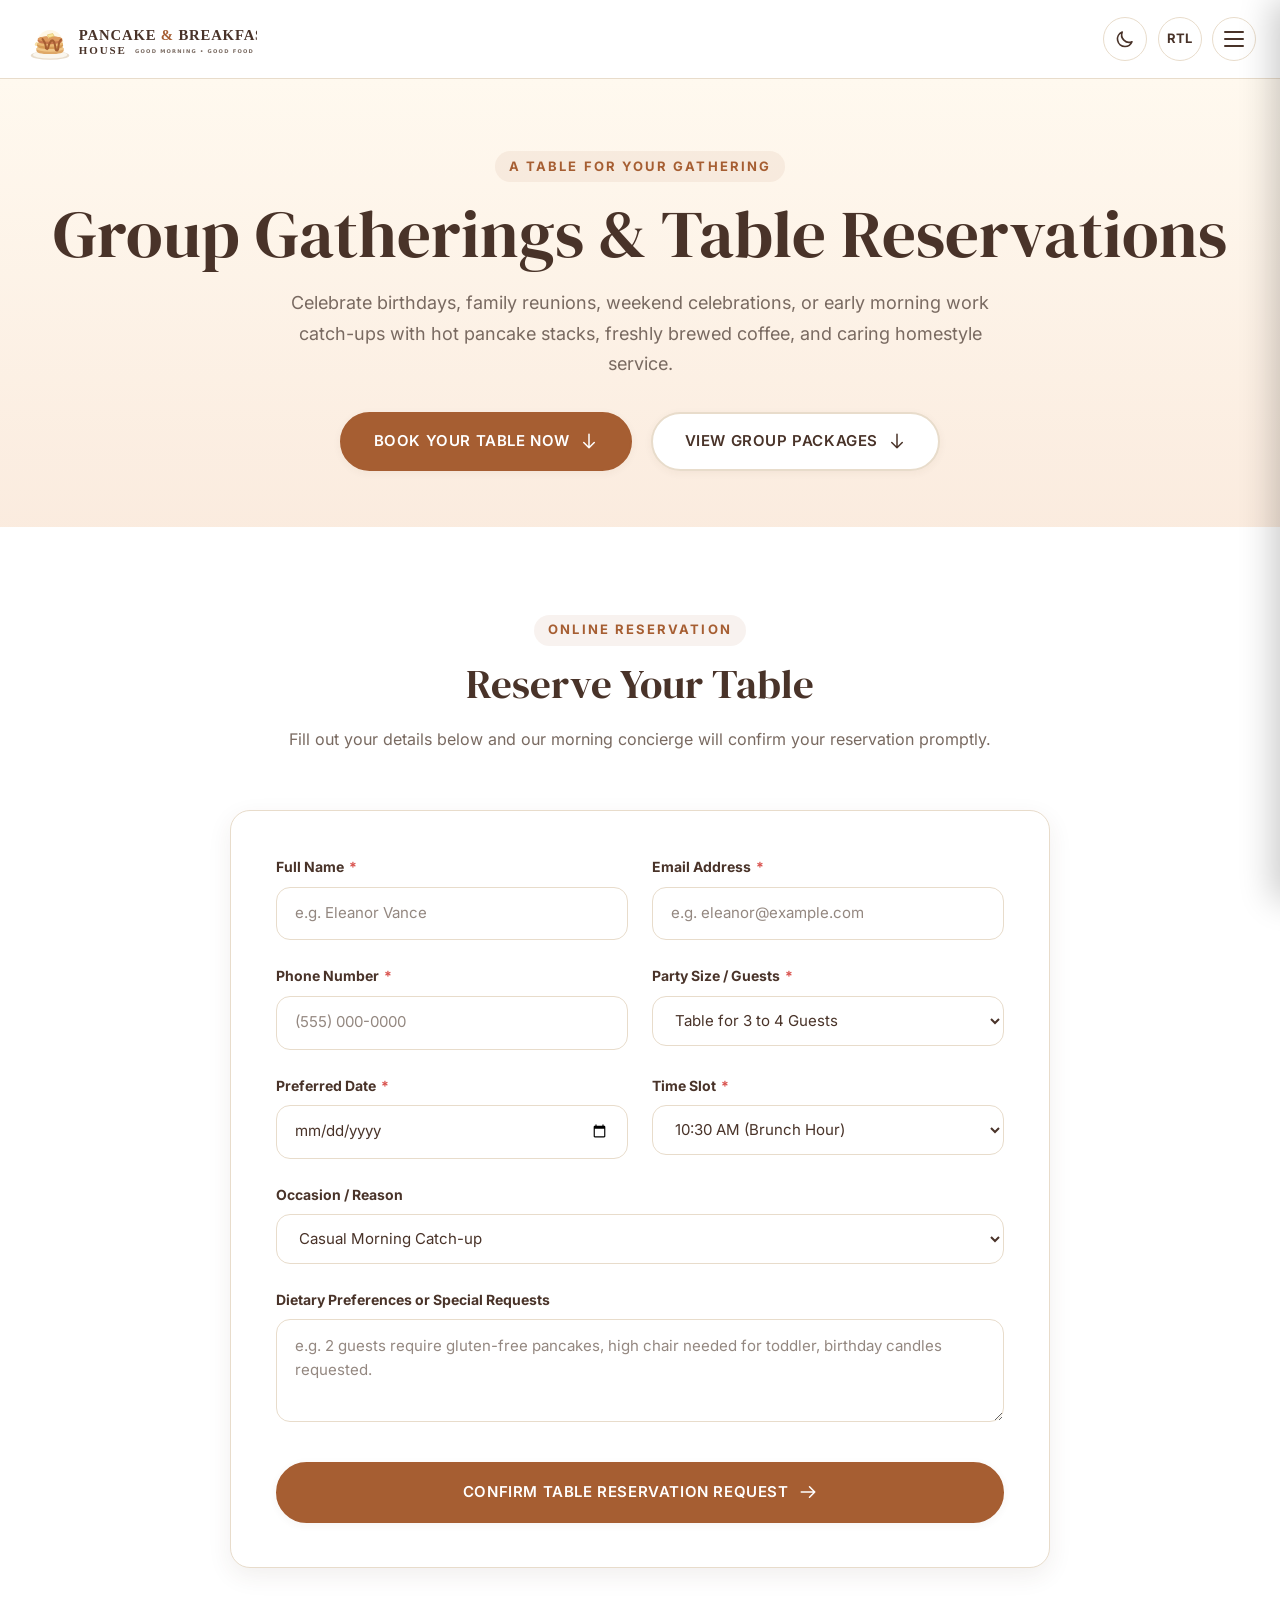
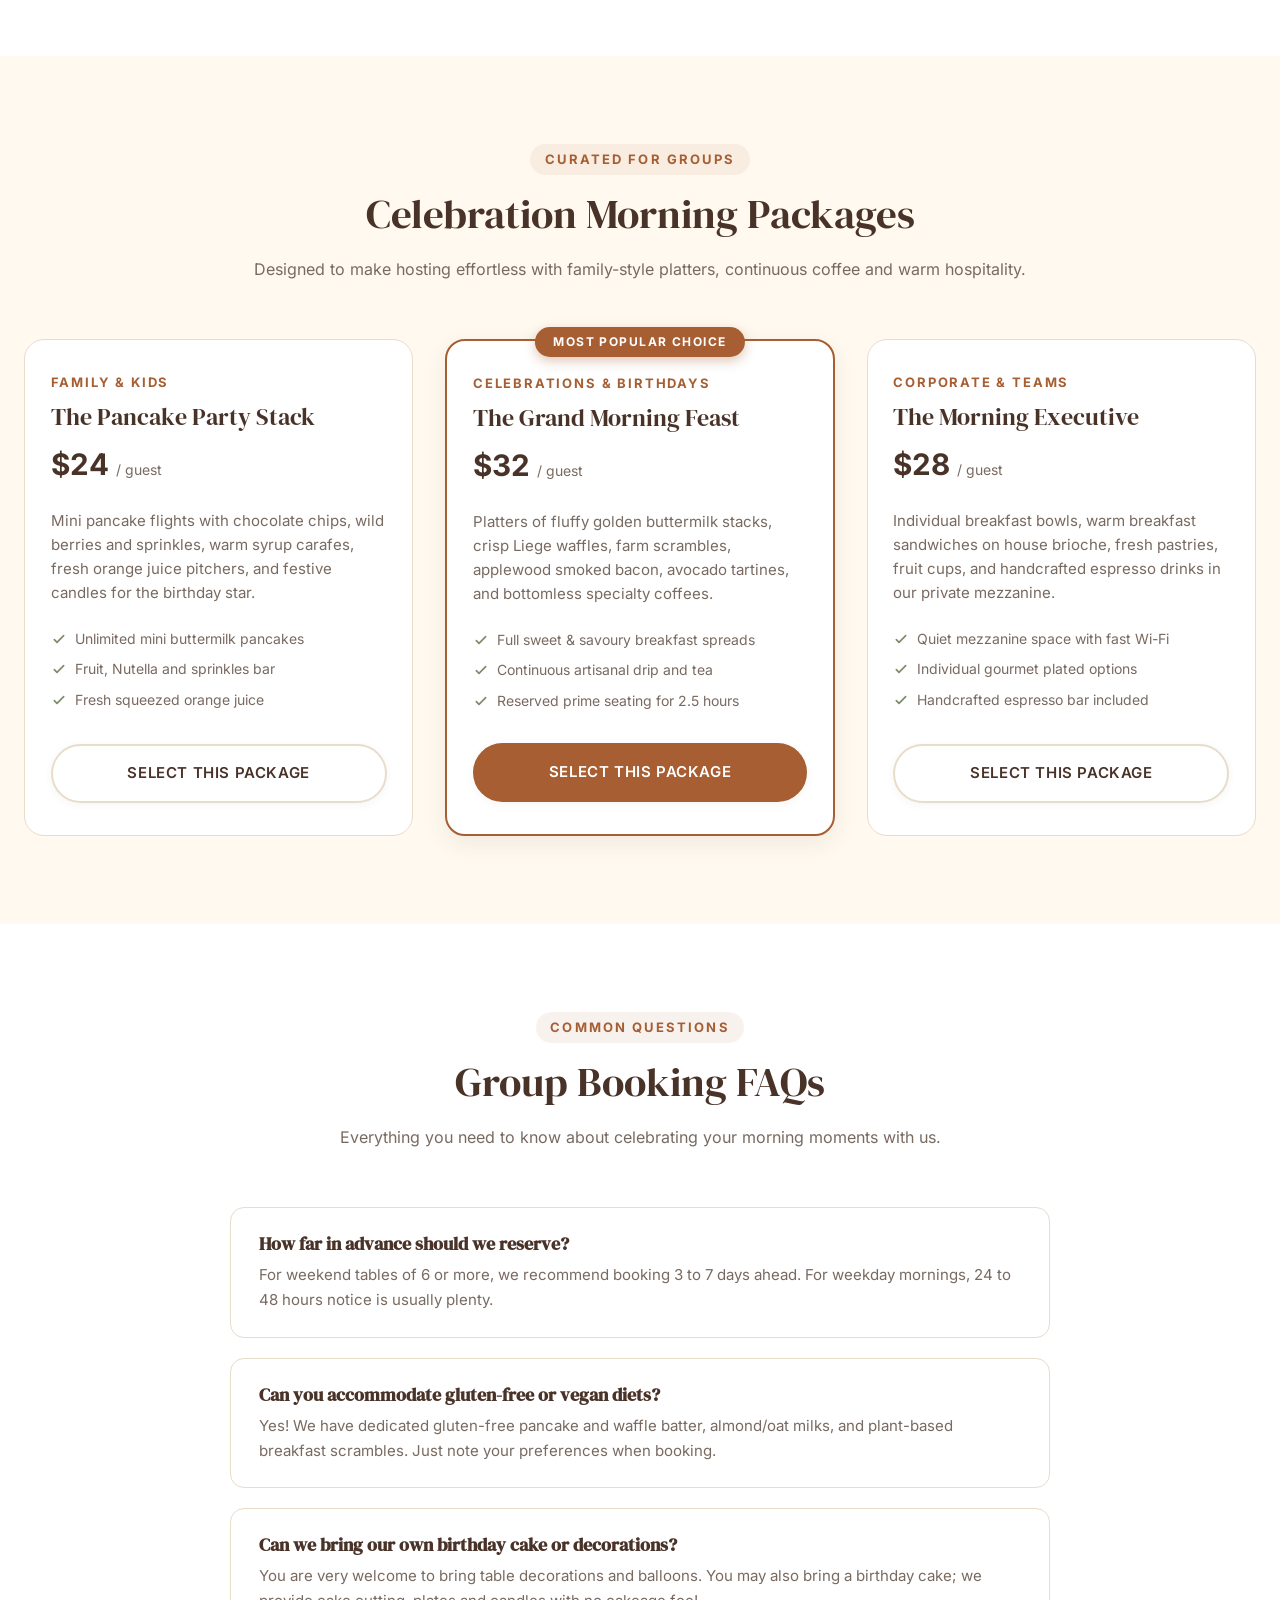
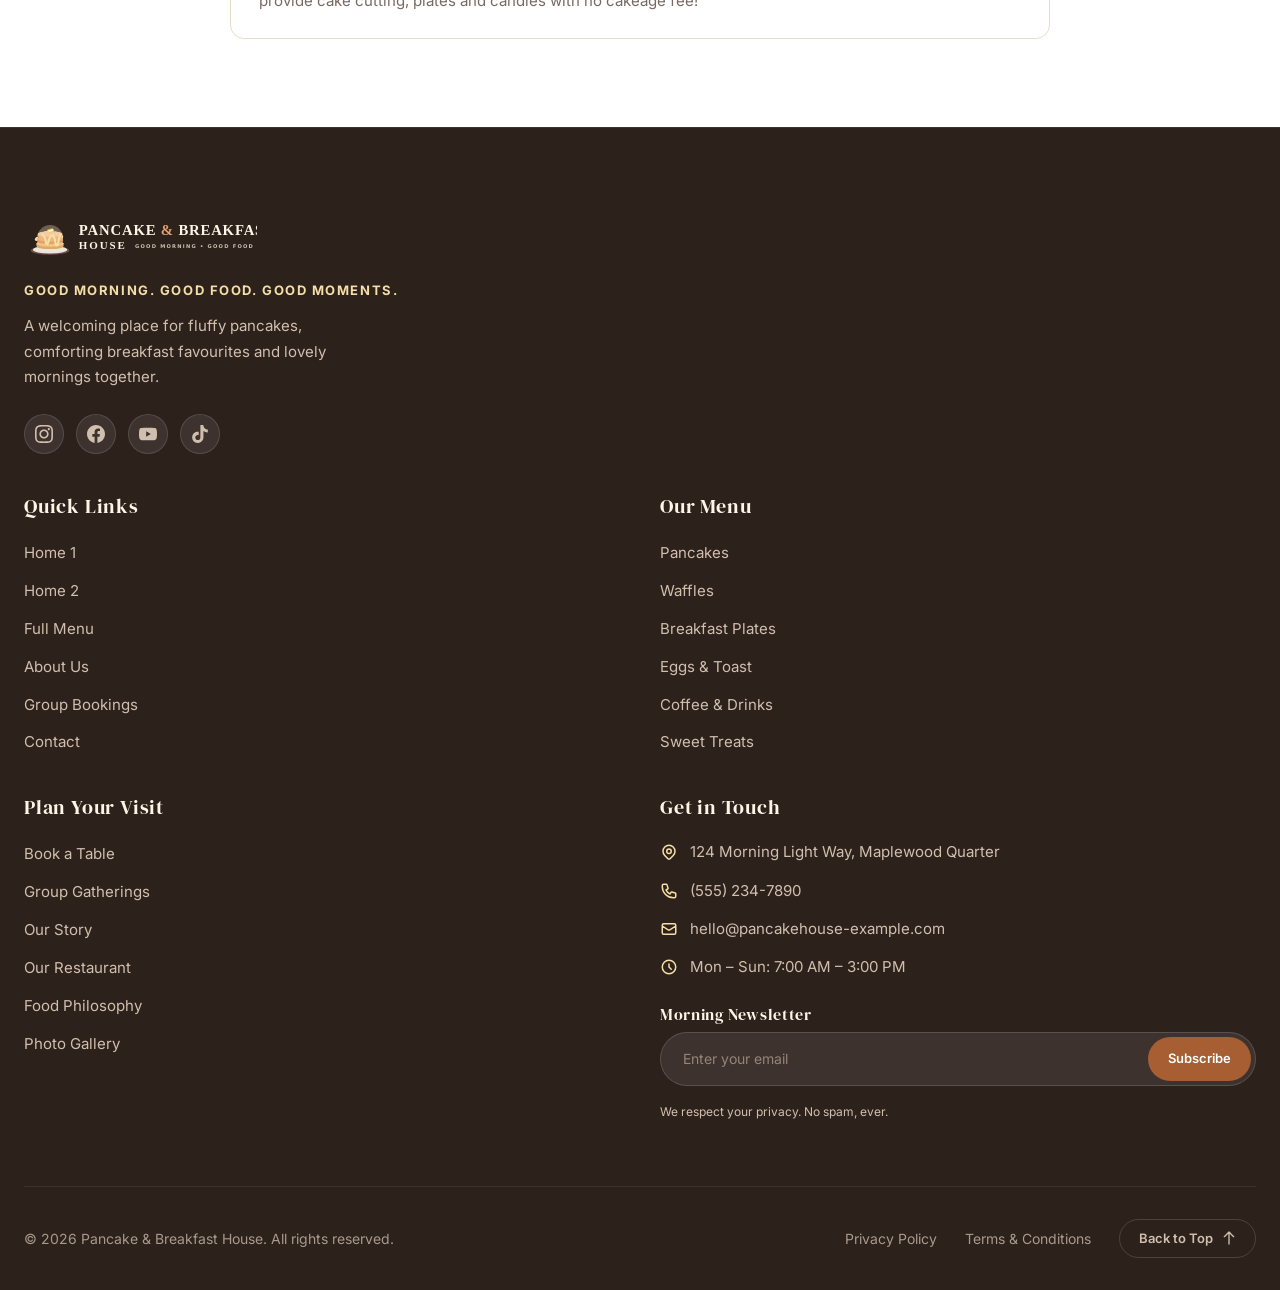
<file: group-bookings.html>
<!DOCTYPE html>
<html lang="en" dir="ltr">
<head>
  <meta charset="UTF-8">
  <meta name="viewport" content="width=device-width, initial-scale=1.0">
  <title>Group Bookings &amp; Table Reservations — Pancake &amp; Breakfast House</title>
  <meta name="description" content="Book a table or plan your group breakfast, birthday celebration, or weekend family gathering at Pancake &amp; Breakfast House. Homestyle hospitality and delicious pancakes.">
  
  <!-- Open Graph -->
  <meta property="og:title" content="Group Bookings &amp; Table Reservations — Pancake &amp; Breakfast House">
  <meta property="og:description" content="Celebrate morning moments together. Book a table online or plan a private breakfast gathering.">
  <meta property="og:image" content="assets/images/index/group-breakfast.webp">
  <meta property="og:type" content="website">

  <!-- Favicon -->
  <link rel="icon" type="image/svg+xml" href="assets/images/brand/favicon.svg">

  <!-- Local Stylesheets -->
  <link rel="stylesheet" href="assets/css/bootstrap.min.css">
  <link rel="stylesheet" href="assets/css/tailwind.css">
  <link rel="stylesheet" href="assets/css/main.css">
  <link rel="stylesheet" href="assets/css/home.css">
</head>
<body>
  <!-- Accessibility Skip Link -->
  <a href="#mainContent" class="skip-link">Skip to main content</a>

  <!-- ==========================================================================
       GLOBAL NAVBAR (Strictly identical across all 6 pages)
       ========================================================================== -->
  <header class="site-header" role="banner">
    <div class="site-navbar">
      <!-- Brand Logo Left -->
      <a href="index.html" class="navbar-brand" aria-label="Pancake &amp; Breakfast House Home">
        <img src="assets/images/brand/logo.svg" alt="Pancake &amp; Breakfast House" class="logo-light-mode" width="232" height="52">
        <img src="assets/images/brand/logo-white.svg" alt="Pancake &amp; Breakfast House" class="logo-dark-mode" width="232" height="52">
      </a>

      <!-- Desktop Navigation Center (1281px+) -->
      <nav class="navbar-nav-desktop" aria-label="Main Navigation">
        <!-- 1. HOME ▼ (Only Dropdown) -->
        <div class="nav-item-dropdown">
          <button type="button" class="nav-link dropdown-toggle" id="homeDropdown" aria-expanded="false" aria-haspopup="true">
            <span>Home</span>
            <svg class="dropdown-chevron" width="12" height="12" fill="none" stroke="currentColor" viewBox="0 0 24 24"><path stroke-linecap="round" stroke-linejoin="round" stroke-width="2.5" d="M19 9l-7 7-7-7"></path></svg>
          </button>
          <div class="dropdown-menu-custom" aria-labelledby="homeDropdown">
            <a href="index.html" class="dropdown-item-custom">
              <span class="dropdown-item-title">Home 1</span>
              <span class="dropdown-item-sub">The Breakfast Table</span>
            </a>
            <a href="home-2.html" class="dropdown-item-custom">
              <span class="dropdown-item-title">Home 2</span>
              <span class="dropdown-item-sub">Artisan Morning House</span>
            </a>
          </div>
        </div>

        <!-- 2. MENU -->
        <a href="menu.html" class="nav-link">Menu</a>

        <!-- 3. ABOUT -->
        <a href="about.html" class="nav-link">About</a>

        <!-- 4. GROUP BOOKINGS -->
        <a href="group-bookings.html" class="nav-link">Group Bookings</a>

        <!-- 5. CONTACT -->
        <a href="contact.html" class="nav-link">Contact</a>
      </nav>

      <!-- Desktop Actions Right (1281px+) -->
      <div class="navbar-actions-desktop">
        <!-- Dark Mode Toggle Button -->
        <button type="button" class="icon-toggle-btn theme-toggle-btn" aria-label="Toggle dark mode" title="Toggle dark mode">
          <svg class="theme-icon-use" fill="none" stroke="currentColor" viewBox="0 0 24 24">
            <path stroke-linecap="round" stroke-linejoin="round" stroke-width="2" d="M20.354 15.354A9 9 0 018.646 3.646 9.003 9.003 0 0012 21a9.003 9.003 0 008.354-5.646z"></path>
          </svg>
        </button>

        <!-- LTR / RTL Toggle Button -->
        <button type="button" class="icon-toggle-btn dir-toggle-btn" aria-label="Toggle text direction" title="Toggle RTL/LTR">
          <span class="dir-label-text" style="font-size: 0.8125rem; font-weight: 700;">RTL</span>
        </button>

        <!-- Desktop Primary CTA -->
        <a href="group-bookings.html#booking" class="btn-pb btn-pb-primary">
          <span>Book a Table</span>
          <svg fill="none" stroke="currentColor" viewBox="0 0 24 24">
            <path stroke-linecap="round" stroke-linejoin="round" stroke-width="2" d="M14 5l7 7m0 0l-7 7m7-7H3"></path>
          </svg>
        </a>
      </div>

      <!-- Mobile & Tablet Actions Right (<=1280px) -->
      <div class="navbar-actions-mobile">
        <!-- Dark Mode Mobile Button -->
        <button type="button" class="icon-toggle-btn theme-toggle-btn" aria-label="Toggle dark mode" title="Toggle dark mode">
          <svg class="theme-icon-use" fill="none" stroke="currentColor" viewBox="0 0 24 24">
            <path stroke-linecap="round" stroke-linejoin="round" stroke-width="2" d="M20.354 15.354A9 9 0 018.646 3.646 9.003 9.003 0 0012 21a9.003 9.003 0 008.354-5.646z"></path>
          </svg>
        </button>

        <!-- RTL/LTR Mobile Button -->
        <button type="button" class="icon-toggle-btn dir-toggle-btn" aria-label="Toggle text direction" title="Toggle RTL/LTR">
          <span class="dir-label-text" style="font-size: 0.8125rem; font-weight: 700;">RTL</span>
        </button>

        <!-- Hamburger Button -->
        <button type="button" class="hamburger-btn" id="hamburgerBtn" aria-label="Open mobile navigation menu" aria-expanded="false" aria-controls="mobileDrawer">
          <span></span>
          <span></span>
          <span></span>
        </button>
      </div>
    </div>
  </header>

  <!-- Mobile Drawer Backdrop -->
  <div class="mobile-drawer-backdrop" id="drawerBackdrop" aria-hidden="true"></div>

  <!-- Mobile & Tablet Off-Canvas Drawer (Strict: contains ALL navigation items, controls & CTA) -->
  <div class="mobile-drawer" id="mobileDrawer" role="dialog" aria-modal="true" aria-label="Mobile Navigation Menu">
    <div class="mobile-drawer-header">
      <a href="index.html" class="navbar-brand">
        <img src="assets/images/brand/logo.svg" alt="Pancake &amp; Breakfast House" class="logo-light-mode" width="180" height="42">
        <img src="assets/images/brand/logo-white.svg" alt="Pancake &amp; Breakfast House" class="logo-dark-mode" width="180" height="42">
      </a>
      <button type="button" class="drawer-close-btn" id="drawerCloseBtn" aria-label="Close menu">&times;</button>
    </div>

    <div class="mobile-drawer-body">
      <ul class="mobile-nav-list">
        <!-- 1. HOME ▼ (Only Dropdown) -->
        <li class="mobile-nav-item mobile-dropdown-item">
          <button type="button" class="mobile-nav-link mobile-dropdown-btn" id="mobileHomeDropdownBtn" aria-expanded="false" aria-controls="mobileHomeSubmenu">
            <span>Home</span>
            <svg class="dropdown-chevron" width="16" height="16" fill="none" stroke="currentColor" viewBox="0 0 24 24"><path stroke-linecap="round" stroke-linejoin="round" stroke-width="2.5" d="M19 9l-7 7-7-7"></path></svg>
          </button>
          <div class="mobile-submenu" id="mobileHomeSubmenu">
            <a href="index.html" class="mobile-sublink">
              <span>Home 1</span>
              <small>The Breakfast Table</small>
            </a>
            <a href="home-2.html" class="mobile-sublink">
              <span>Home 2</span>
              <small>Artisan Morning House</small>
            </a>
          </div>
        </li>

        <!-- 2. MENU -->
        <li class="mobile-nav-item">
          <a href="menu.html" class="mobile-nav-link">
            <span>Menu</span>
            <svg width="18" height="18" fill="none" stroke="currentColor" viewBox="0 0 24 24"><path stroke-linecap="round" stroke-linejoin="round" stroke-width="2" d="M9 5l7 7-7 7"></path></svg>
          </a>
        </li>

        <!-- 3. ABOUT -->
        <li class="mobile-nav-item">
          <a href="about.html" class="mobile-nav-link">
            <span>About</span>
            <svg width="18" height="18" fill="none" stroke="currentColor" viewBox="0 0 24 24"><path stroke-linecap="round" stroke-linejoin="round" stroke-width="2" d="M9 5l7 7-7 7"></path></svg>
          </a>
        </li>

        <!-- 4. GROUP BOOKINGS -->
        <li class="mobile-nav-item">
          <a href="group-bookings.html" class="mobile-nav-link">
            <span>Group Bookings</span>
            <svg width="18" height="18" fill="none" stroke="currentColor" viewBox="0 0 24 24"><path stroke-linecap="round" stroke-linejoin="round" stroke-width="2" d="M9 5l7 7-7 7"></path></svg>
          </a>
        </li>

        <!-- 5. CONTACT -->
        <li class="mobile-nav-item">
          <a href="contact.html" class="mobile-nav-link">
            <span>Contact</span>
            <svg width="18" height="18" fill="none" stroke="currentColor" viewBox="0 0 24 24"><path stroke-linecap="round" stroke-linejoin="round" stroke-width="2" d="M9 5l7 7-7 7"></path></svg>
          </a>
        </li>
      </ul>

      <div class="mobile-drawer-divider"></div>

      <!-- 6. Dark Mode & 7. LTR/RTL inside drawer -->
      <div class="mobile-drawer-toggles">
        <button type="button" class="drawer-toggle-btn theme-toggle-btn" aria-label="Toggle dark mode">
          <svg class="theme-icon-use" width="18" height="18" fill="none" stroke="currentColor" viewBox="0 0 24 24">
            <path stroke-linecap="round" stroke-linejoin="round" stroke-width="2" d="M20.354 15.354A9 9 0 018.646 3.646 9.003 9.003 0 0012 21a9.003 9.003 0 008.354-5.646z"></path>
          </svg>
          <span>Dark Mode</span>
        </button>

        <button type="button" class="drawer-toggle-btn dir-toggle-btn" aria-label="Toggle text direction">
          <span class="dir-label-text">RTL</span>
          <span>Direction</span>
        </button>
      </div>

      <div class="mobile-drawer-divider"></div>

      <!-- 8. BOOK A TABLE -->
      <div class="mobile-drawer-cta">
        <a href="group-bookings.html#booking" class="btn-pb btn-pb-primary">
          <span>Book a Table</span>
          <svg fill="none" stroke="currentColor" viewBox="0 0 24 24"><path stroke-linecap="round" stroke-linejoin="round" stroke-width="2" d="M14 5l7 7m0 0l-7 7m7-7H3"></path></svg>
        </a>
      </div>
    </div>
  </div>

        


  <!-- ==========================================================================
       MAIN CONTENT: GROUP BOOKINGS & RESERVATIONS (#booking)
       ========================================================================== -->
  <main id="mainContent">
    <!-- HERO -->
    <section class="hero-section" style="padding-bottom: 3.5rem;">
      <div class="container-narrow text-center">
        <span class="section-eyebrow">A Table For Your Gathering</span>
        <h1 class="hero-title" style="margin-bottom: 1rem;">Group Gatherings &amp; Table Reservations</h1>
        <p class="hero-desc" style="max-width: 720px; margin-inline: auto;">
          Celebrate birthdays, family reunions, weekend celebrations, or early morning work catch-ups with hot pancake stacks, freshly brewed coffee, and caring homestyle service.
        </p>

        <div class="cta-group">
          <a href="#booking" class="btn-pb btn-pb-primary">
            <span>Book Your Table Now</span>
            <svg fill="none" stroke="currentColor" viewBox="0 0 24 24"><path stroke-linecap="round" stroke-linejoin="round" stroke-width="2" d="M19 14l-7 7m0 0l-7-7m7 7V3"></path></svg>
          </a>
          <a href="#packages" class="btn-pb btn-pb-secondary">
            <span>View Group Packages</span>
            <svg fill="none" stroke="currentColor" viewBox="0 0 24 24"><path stroke-linecap="round" stroke-linejoin="round" stroke-width="2" d="M19 14l-7 7m0 0l-7-7m7 7V3"></path></svg>
          </a>
        </div>
      </div>
    </section>

        <!-- SECTION 01: RESERVATION BOOKING FORM (#booking) -->
    <section class="pb-section" id="booking" style="background-color: var(--color-bg-card);">
      <div class="container-narrow">
        <div class="section-header">
          <span class="section-eyebrow">Online Reservation</span>
          <h2 class="section-title">Reserve Your Table</h2>
          <p class="section-desc">Fill out your details below and our morning concierge will confirm your reservation promptly.</p>
        </div>

        <div class="booking-form-card">
          <form id="tableBookingForm" novalidate>
            <div class="booking-form-grid">
              <div>
                <label for="bookName" class="form-label">Full Name <span class="required-star">*</span></label>
                <input type="text" id="bookName" class="form-control-pb" required placeholder="e.g. Eleanor Vance" autocomplete="name">
              </div>
              <div>
                <label for="bookEmail" class="form-label">Email Address <span class="required-star">*</span></label>
                <input type="email" id="bookEmail" class="form-control-pb" required placeholder="e.g. eleanor@example.com" autocomplete="email">
              </div>
            </div>

            <div class="booking-form-grid">
              <div>
                <label for="bookPhone" class="form-label">Phone Number <span class="required-star">*</span></label>
                <input type="tel" id="bookPhone" class="form-control-pb" required placeholder="(555) 000-0000" autocomplete="tel">
              </div>
              <div>
                <label for="bookGuests" class="form-label">Party Size / Guests <span class="required-star">*</span></label>
                <select id="bookGuests" class="form-control-pb" required>
                  <option value="2">Table for 2 Guests</option>
                  <option value="4" selected>Table for 3 to 4 Guests</option>
                  <option value="6">Table for 5 to 6 Guests</option>
                  <option value="8">Table for 7 to 8 Guests</option>
                  <option value="12">Group Table: 9 to 12 Guests</option>
                  <option value="20">Large Party: 13 to 20 Guests</option>
                  <option value="40">Private Mezzanine: 21 to 40 Guests</option>
                </select>
              </div>
            </div>

            <div class="booking-form-grid">
              <div>
                <label for="bookDate" class="form-label">Preferred Date <span class="required-star">*</span></label>
                <input type="date" id="bookDate" class="form-control-pb" required>
              </div>
              <div>
                <label for="bookTime" class="form-label">Time Slot <span class="required-star">*</span></label>
                <select id="bookTime" class="form-control-pb" required>
                  <option value="07:30">7:30 AM (Early Bird)</option>
                  <option value="08:30">8:30 AM (Sunrise Rush)</option>
                  <option value="09:30">9:30 AM (Peak Morning)</option>
                  <option value="10:30" selected>10:30 AM (Brunch Hour)</option>
                  <option value="11:30">11:30 AM (Late Morning)</option>
                  <option value="12:30">12:30 PM (Midday Table)</option>
                  <option value="13:30">1:30 PM (Afternoon Wind-down)</option>
                </select>
              </div>
            </div>

            <div style="margin-bottom: 1.5rem;">
              <label for="bookOccasion" class="form-label">Occasion / Reason</label>
              <select id="bookOccasion" class="form-control-pb">
                <option value="casual" selected>Casual Morning Catch-up</option>
                <option value="birthday">Birthday Celebration</option>
                <option value="family">Family Gathering</option>
                <option value="anniversary">Anniversary or Milestone</option>
                <option value="corporate">Team Breakfast / Meeting</option>
                <option value="other">Other Special Moment</option>
              </select>
            </div>

            <div style="margin-bottom: 2rem;">
              <label for="bookNotes" class="form-label">Dietary Preferences or Special Requests</label>
              <textarea id="bookNotes" class="form-control-pb" rows="3" placeholder="e.g. 2 guests require gluten-free pancakes, high chair needed for toddler, birthday candles requested."></textarea>
            </div>

            <button type="submit" class="btn-pb btn-pb-primary" style="width: 100%; justify-content: center; padding: 1rem 2rem;">
              <span>Confirm Table Reservation Request</span>
              <svg fill="none" stroke="currentColor" viewBox="0 0 24 24" width="18" height="18"><path stroke-linecap="round" stroke-linejoin="round" stroke-width="2" d="M14 5l7 7m0 0l-7 7m7-7H3"></path></svg>
            </button>

            <div class="newsletter-message" id="bookingMsg" role="status" aria-live="polite"></div>
          </form>
        </div>
      </div>
    </section>

    <!-- SECTION 02: CELEBRATION MORNING PACKAGES (#packages) -->
    <section class="pb-section" id="packages">
      <div class="container-narrow">
        <div class="section-header">
          <span class="section-eyebrow">Curated For Groups</span>
          <h2 class="section-title">Celebration Morning Packages</h2>
          <p class="section-desc">Designed to make hosting effortless with family-style platters, continuous coffee and warm hospitality.</p>
        </div>

        <div class="booking-packages-grid">
          <!-- Package 1 -->
          <div class="booking-package-card">
            <span class="booking-package-tag">Family &amp; Kids</span>
            <h3 class="booking-package-title">The Pancake Party Stack</h3>
            <div class="booking-package-price">$24 <small>/ guest</small></div>
            <p class="booking-package-desc">
              Mini pancake flights with chocolate chips, wild berries and sprinkles, warm syrup carafes, fresh orange juice pitchers, and festive candles for the birthday star.
            </p>
            <ul class="booking-package-features">
              <li>
                <svg fill="none" stroke="currentColor" viewBox="0 0 24 24"><path stroke-linecap="round" stroke-linejoin="round" stroke-width="2.5" d="M5 13l4 4L19 7"></path></svg>
                <span>Unlimited mini buttermilk pancakes</span>
              </li>
              <li>
                <svg fill="none" stroke="currentColor" viewBox="0 0 24 24"><path stroke-linecap="round" stroke-linejoin="round" stroke-width="2.5" d="M5 13l4 4L19 7"></path></svg>
                <span>Fruit, Nutella and sprinkles bar</span>
              </li>
              <li>
                <svg fill="none" stroke="currentColor" viewBox="0 0 24 24"><path stroke-linecap="round" stroke-linejoin="round" stroke-width="2.5" d="M5 13l4 4L19 7"></path></svg>
                <span>Fresh squeezed orange juice</span>
              </li>
            </ul>
            <a href="#booking" class="btn-pb btn-pb-secondary booking-package-btn">Select This Package</a>
          </div>

          <!-- Package 2: Featured -->
          <div class="booking-package-card is-popular">
            <div class="booking-popular-badge">Most Popular Choice</div>
            <span class="booking-package-tag">Celebrations &amp; Birthdays</span>
            <h3 class="booking-package-title">The Grand Morning Feast</h3>
            <div class="booking-package-price">$32 <small>/ guest</small></div>
            <p class="booking-package-desc">
              Platters of fluffy golden buttermilk stacks, crisp Liege waffles, farm scrambles, applewood smoked bacon, avocado tartines, and bottomless specialty coffees.
            </p>
            <ul class="booking-package-features">
              <li>
                <svg fill="none" stroke="currentColor" viewBox="0 0 24 24"><path stroke-linecap="round" stroke-linejoin="round" stroke-width="2.5" d="M5 13l4 4L19 7"></path></svg>
                <span>Full sweet &amp; savoury breakfast spreads</span>
              </li>
              <li>
                <svg fill="none" stroke="currentColor" viewBox="0 0 24 24"><path stroke-linecap="round" stroke-linejoin="round" stroke-width="2.5" d="M5 13l4 4L19 7"></path></svg>
                <span>Continuous artisanal drip and tea</span>
              </li>
              <li>
                <svg fill="none" stroke="currentColor" viewBox="0 0 24 24"><path stroke-linecap="round" stroke-linejoin="round" stroke-width="2.5" d="M5 13l4 4L19 7"></path></svg>
                <span>Reserved prime seating for 2.5 hours</span>
              </li>
            </ul>
            <a href="#booking" class="btn-pb btn-pb-primary booking-package-btn">Select This Package</a>
          </div>

          <!-- Package 3 -->
          <div class="booking-package-card">
            <span class="booking-package-tag">Corporate &amp; Teams</span>
            <h3 class="booking-package-title">The Morning Executive</h3>
            <div class="booking-package-price">$28 <small>/ guest</small></div>
            <p class="booking-package-desc">
              Individual breakfast bowls, warm breakfast sandwiches on house brioche, fresh pastries, fruit cups, and handcrafted espresso drinks in our private mezzanine.
            </p>
            <ul class="booking-package-features">
              <li>
                <svg fill="none" stroke="currentColor" viewBox="0 0 24 24"><path stroke-linecap="round" stroke-linejoin="round" stroke-width="2.5" d="M5 13l4 4L19 7"></path></svg>
                <span>Quiet mezzanine space with fast Wi-Fi</span>
              </li>
              <li>
                <svg fill="none" stroke="currentColor" viewBox="0 0 24 24"><path stroke-linecap="round" stroke-linejoin="round" stroke-width="2.5" d="M5 13l4 4L19 7"></path></svg>
                <span>Individual gourmet plated options</span>
              </li>
              <li>
                <svg fill="none" stroke="currentColor" viewBox="0 0 24 24"><path stroke-linecap="round" stroke-linejoin="round" stroke-width="2.5" d="M5 13l4 4L19 7"></path></svg>
                <span>Handcrafted espresso bar included</span>
              </li>
            </ul>
            <a href="#booking" class="btn-pb btn-pb-secondary booking-package-btn">Select This Package</a>
          </div>
        </div>
      </div>
    </section>

    <!-- SECTION 03: FAQ -->
    <section class="pb-section" style="background-color: var(--color-bg-card);">
      <div class="container-narrow">
        <div class="section-header">
          <span class="section-eyebrow">Common Questions</span>
          <h2 class="section-title">Group Booking FAQs</h2>
          <p class="section-desc">Everything you need to know about celebrating your morning moments with us.</p>
        </div>

        <div class="booking-faq-list">
          <div class="booking-faq-item">
            <h3 class="booking-faq-q">How far in advance should we reserve?</h3>
            <p class="booking-faq-a">
              For weekend tables of 6 or more, we recommend booking 3 to 7 days ahead. For weekday mornings, 24 to 48 hours notice is usually plenty.
            </p>
          </div>

          <div class="booking-faq-item">
            <h3 class="booking-faq-q">Can you accommodate gluten-free or vegan diets?</h3>
            <p class="booking-faq-a">
              Yes! We have dedicated gluten-free pancake and waffle batter, almond/oat milks, and plant-based breakfast scrambles. Just note your preferences when booking.
            </p>
          </div>

          <div class="booking-faq-item">
            <h3 class="booking-faq-q">Can we bring our own birthday cake or decorations?</h3>
            <p class="booking-faq-a">
              You are very welcome to bring table decorations and balloons. You may also bring a birthday cake; we provide cake cutting, plates and candles with no cakeage fee!
            </p>
          </div>
        </div>
      </div>
    </section>
  </main>

  <!-- ==========================================================================
       GLOBAL FOOTER (Strictly identical across all 6 pages)
       ========================================================================== -->
  <footer class="site-footer" role="contentinfo">
    <div class="footer-top-grid">
      <!-- Col 1: Brand Info -->
      <div class="footer-brand-col">
        <a href="index.html" class="footer-logo" aria-label="Pancake &amp; Breakfast House Home">
          <img src="assets/images/brand/logo-white.svg" alt="Pancake &amp; Breakfast House" width="220" height="49">
        </a>
        <div class="footer-brand-tagline">Good Morning. Good Food. Good Moments.</div>
        <p class="footer-brand-desc">
          A welcoming place for fluffy pancakes, comforting breakfast favourites and lovely mornings together.
        </p>

        <!-- Social Icons -->
        <div class="footer-social-links" aria-label="Social Media Links">
          <a href="#" class="social-icon-btn" aria-label="Instagram">
            <svg fill="currentColor" viewBox="0 0 24 24"><path d="M12 2.163c3.204 0 3.584.012 4.85.07 3.252.148 4.771 1.691 4.919 4.919.058 1.265.069 1.645.069 4.849 0 3.205-.012 3.584-.069 4.849-.149 3.225-1.664 4.771-4.919 4.919-1.266.058-1.644.07-4.85.07-3.204 0-3.584-.012-4.849-.07-3.26-.149-4.771-1.699-4.919-4.92-.058-1.265-.07-1.644-.07-4.849 0-3.204.013-3.583.07-4.849.149-3.227 1.664-4.771 4.919-4.919 1.266-.057 1.645-.069 4.849-.069zm0-2.163c-3.259 0-3.667.014-4.947.072-4.358.2-6.78 2.618-6.98 6.98-.059 1.281-.073 1.689-.073 4.948 0 3.259.014 3.668.072 4.948.2 4.358 2.618 6.78 6.98 6.98 1.281.058 1.689.072 4.948.072 3.259 0 3.668-.014 4.948-.072 4.354-.2 6.782-2.618 6.979-6.98.059-1.28.073-1.689.073-4.948 0-3.259-.014-3.667-.072-4.947-.196-4.354-2.617-6.78-6.979-6.98-1.281-.059-1.69-.073-4.949-.073zm0 5.838c-3.403 0-6.162 2.759-6.162 6.162s2.759 6.163 6.162 6.163 6.162-2.759 6.162-6.163c0-3.403-2.759-6.162-6.162-6.162zm0 10.162c-2.209 0-4-1.79-4-4 0-2.209 1.791-4 4-4s4 1.791 4 4c0 2.21-1.791 4-4 4zm6.406-11.845c-.796 0-1.441.645-1.441 1.44s.645 1.44 1.441 1.44c.795 0 1.439-.645 1.439-1.44s-.644-1.44-1.439-1.44z"/></svg>
          </a>
          <a href="#" class="social-icon-btn" aria-label="Facebook">
            <svg fill="currentColor" viewBox="0 0 24 24"><path d="M24 12.073c0-6.627-5.373-12-12-12s-12 5.373-12 12c0 5.99 4.388 10.954 10.125 11.854v-8.385H7.078v-3.47h3.047V9.43c0-3.007 1.792-4.669 4.533-4.669 1.312 0 2.686.235 2.686.235v2.953H15.83c-1.491 0-1.956.925-1.956 1.874v2.25h3.328l-.532 3.47h-2.796v8.385C19.612 23.027 24 18.062 24 12.073z"/></svg>
          </a>
          <a href="#" class="social-icon-btn" aria-label="YouTube">
            <svg fill="currentColor" viewBox="0 0 24 24"><path d="M23.498 6.186a3.016 3.016 0 0 0-2.122-2.136C19.505 3.545 12 3.545 12 3.545s-7.505 0-9.377.505A3.017 3.017 0 0 0 .502 6.186C0 8.07 0 12 0 12s0 3.93.502 5.814a3.016 3.016 0 0 0 2.122 2.136c1.871.505 9.376.505 9.376.505s7.505 0 9.377-.505a3.015 3.015 0 0 0 2.122-2.136C24 15.93 24 12 24 12s0-3.93-.502-5.814zM9.545 15.568V8.432L15.818 12l-6.273 3.568z"/></svg>
          </a>
          <a href="#" class="social-icon-btn" aria-label="TikTok">
            <svg fill="currentColor" viewBox="0 0 24 24"><path d="M12.525.02c1.31-.02 2.61-.01 3.91-.02.08 1.53.63 3.09 1.75 4.17 1.12 1.11 2.7 1.62 4.24 1.79v4.03c-1.44-.05-2.89-.35-4.2-.97-.57-.26-1.1-.59-1.62-.93-.01 2.92.01 5.84-.02 8.75-.08 1.4-.54 2.79-1.35 3.94-1.31 1.92-3.58 3.17-5.91 3.21-1.43.08-2.86-.31-4.08-1.03-2.02-1.19-3.44-3.37-3.65-5.71-.02-.5-.03-1-.01-1.49.18-1.9 1.12-3.72 2.58-4.96 1.66-1.44 3.98-2.13 6.15-1.72.02 1.48-.04 2.96-.04 4.44-.99-.32-2.15-.23-3.02.37-.63.41-1.11 1.04-1.36 1.75-.21.51-.24 1.07-.14 1.61.24 1.64 1.82 3.02 3.5 2.87 1.12-.01 2.19-.66 2.77-1.61.19-.33.4-.67.41-1.06.1-1.79.06-3.57.07-5.36.01-4.03-.01-8.05.02-12.07z"/></svg>
          </a>
        </div>
      </div>

      <!-- Col 2: Quick Links -->
      <div class="footer-links-col">
        <h3>Quick Links</h3>
        <ul class="footer-links-list">
          <li><a href="index.html">Home 1</a></li>
          <li><a href="home-2.html">Home 2</a></li>
          <li><a href="menu.html">Full Menu</a></li>
          <li><a href="about.html">About Us</a></li>
          <li><a href="group-bookings.html">Group Bookings</a></li>
          <li><a href="contact.html">Contact</a></li>
        </ul>
      </div>

      <!-- Col 3: Our Menu -->
      <div class="footer-links-col">
        <h3>Our Menu</h3>
        <ul class="footer-links-list">
          <li><a href="menu.html#pancakes">Pancakes</a></li>
          <li><a href="menu.html#waffles">Waffles</a></li>
          <li><a href="menu.html#breakfast-plates">Breakfast Plates</a></li>
          <li><a href="menu.html#eggs-toast">Eggs &amp; Toast</a></li>
          <li><a href="menu.html#coffee-drinks">Coffee &amp; Drinks</a></li>
          <li><a href="menu.html#sweet-treats">Sweet Treats</a></li>
        </ul>
      </div>

      <!-- Col 4: Plan Your Visit -->
      <div class="footer-links-col">
        <h3>Plan Your Visit</h3>
        <ul class="footer-links-list">
          <li><a href="group-bookings.html#booking">Book a Table</a></li>
          <li><a href="group-bookings.html">Group Gatherings</a></li>
          <li><a href="about.html#our-story">Our Story</a></li>
          <li><a href="about.html#our-restaurant">Our Restaurant</a></li>
          <li><a href="about.html#food-philosophy">Food Philosophy</a></li>
          <li><a href="about.html#gallery">Photo Gallery</a></li>
        </ul>
      </div>

      <!-- Col 5: Get in Touch & Newsletter -->
      <div class="footer-contact-col">
        <h3>Get in Touch</h3>
        <div class="footer-contact-item">
          <svg fill="none" stroke="currentColor" viewBox="0 0 24 24"><path stroke-linecap="round" stroke-linejoin="round" stroke-width="2" d="M17.657 16.657L13.414 20.9a1.998 1.998 0 01-2.827 0l-4.244-4.243a8 8 0 1111.314 0z"></path><path stroke-linecap="round" stroke-linejoin="round" stroke-width="2" d="M15 11a3 3 0 11-6 0 3 3 0 016 0z"></path></svg>
          <span>124 Morning Light Way, Maplewood Quarter</span>
        </div>
        <div class="footer-contact-item">
          <svg fill="none" stroke="currentColor" viewBox="0 0 24 24"><path stroke-linecap="round" stroke-linejoin="round" stroke-width="2" d="M3 5a2 2 0 012-2h3.28a1 1 0 01.948.684l1.498 4.493a1 1 0 01-.502 1.21l-2.257 1.13a11.042 11.042 0 005.516 5.516l1.13-2.257a1 1 0 011.21-.502l4.493 1.498a1 1 0 01.684.949V19a2 2 0 01-2 2h-1C9.716 21 3 14.284 3 6V5z"></path></svg>
          <span>(555) 234-7890</span>
        </div>
        <div class="footer-contact-item">
          <svg fill="none" stroke="currentColor" viewBox="0 0 24 24"><path stroke-linecap="round" stroke-linejoin="round" stroke-width="2" d="M3 8l7.89 5.26a2 2 0 002.22 0L21 8M5 19h14a2 2 0 002-2V7a2 2 0 00-2-2H5a2 2 0 00-2 2v10a2 2 0 002 2z"></path></svg>
          <span>hello@pancakehouse-example.com</span>
        </div>
        <div class="footer-contact-item">
          <svg fill="none" stroke="currentColor" viewBox="0 0 24 24"><path stroke-linecap="round" stroke-linejoin="round" stroke-width="2" d="M12 8v4l3 3m6-3a9 9 0 11-18 0 9 9 0 0118 0z"></path></svg>
          <span>Mon – Sun: 7:00 AM – 3:00 PM</span>
        </div>

        <!-- Newsletter Subscription Form -->
        <div style="margin-top: 1.5rem;">
          <h4 style="font-size: 1rem; margin-bottom: 0.5rem; color: #FFF4E6;">Morning Newsletter</h4>
          <form class="footer-newsletter-form" id="footerNewsletterForm" novalidate>
            <div class="newsletter-input-group">
              <input type="email" id="newsletterEmail" placeholder="Enter your email" aria-label="Email address for newsletter" required>
              <button type="submit">Subscribe</button>
            </div>
            <p class="newsletter-privacy">We respect your privacy. No spam, ever.</p>
            <div class="newsletter-message" id="newsletterMsg" role="status" aria-live="polite"></div>
          </form>
        </div>
      </div>
    </div>

    <!-- Footer Bottom Bar -->
    <div class="footer-bottom-bar">
      <div>&copy; 2026 Pancake &amp; Breakfast House. All rights reserved.</div>
      <div class="footer-bottom-links">
        <a href="#privacy">Privacy Policy</a>
        <a href="#terms">Terms &amp; Conditions</a>
        <button type="button" class="back-to-top-btn" id="backToTopBtn" aria-label="Back to top of page">
          <span>Back to Top</span>
          <svg fill="none" stroke="currentColor" viewBox="0 0 24 24"><path stroke-linecap="round" stroke-linejoin="round" stroke-width="2" d="M5 10l7-7m0 0l7 7m-7-7v18"></path></svg>
        </button>
      </div>
    </div>
  </footer>

  <!-- Local Scripts -->
  <script src="assets/js/bootstrap.bundle.min.js"></script>
  <script src="assets/js/main.js"></script>
  <script>
    // Booking Form handler
    const bookForm = document.getElementById('tableBookingForm');
    const bookMsg = document.getElementById('bookingMsg');
    if (bookForm && bookMsg) {
      bookForm.addEventListener('submit', function (e) {
        e.preventDefault();
        const name = document.getElementById('bookName').value.trim();
        const email = document.getElementById('bookEmail').value.trim();
        const phone = document.getElementById('bookPhone').value.trim();
        const guests = document.getElementById('bookGuests').value;
        const date = document.getElementById('bookDate').value;
        const time = document.getElementById('bookTime').value;

        if (!name || !email || !phone || !date) {
          bookMsg.textContent = 'Please fill out all required fields marked with *.';
          bookMsg.className = 'newsletter-message is-visible is-error';
          return;
        }

        bookMsg.textContent = `Thank you, ${name}! Your table request for ${guests} guests on ${date} at ${time} has been received. We will contact you at ${email} to confirm your table shortly.`;
        bookMsg.className = 'newsletter-message is-visible is-success';
        bookForm.reset();
      });
    }
  </script>
</body>
</html>
</file>
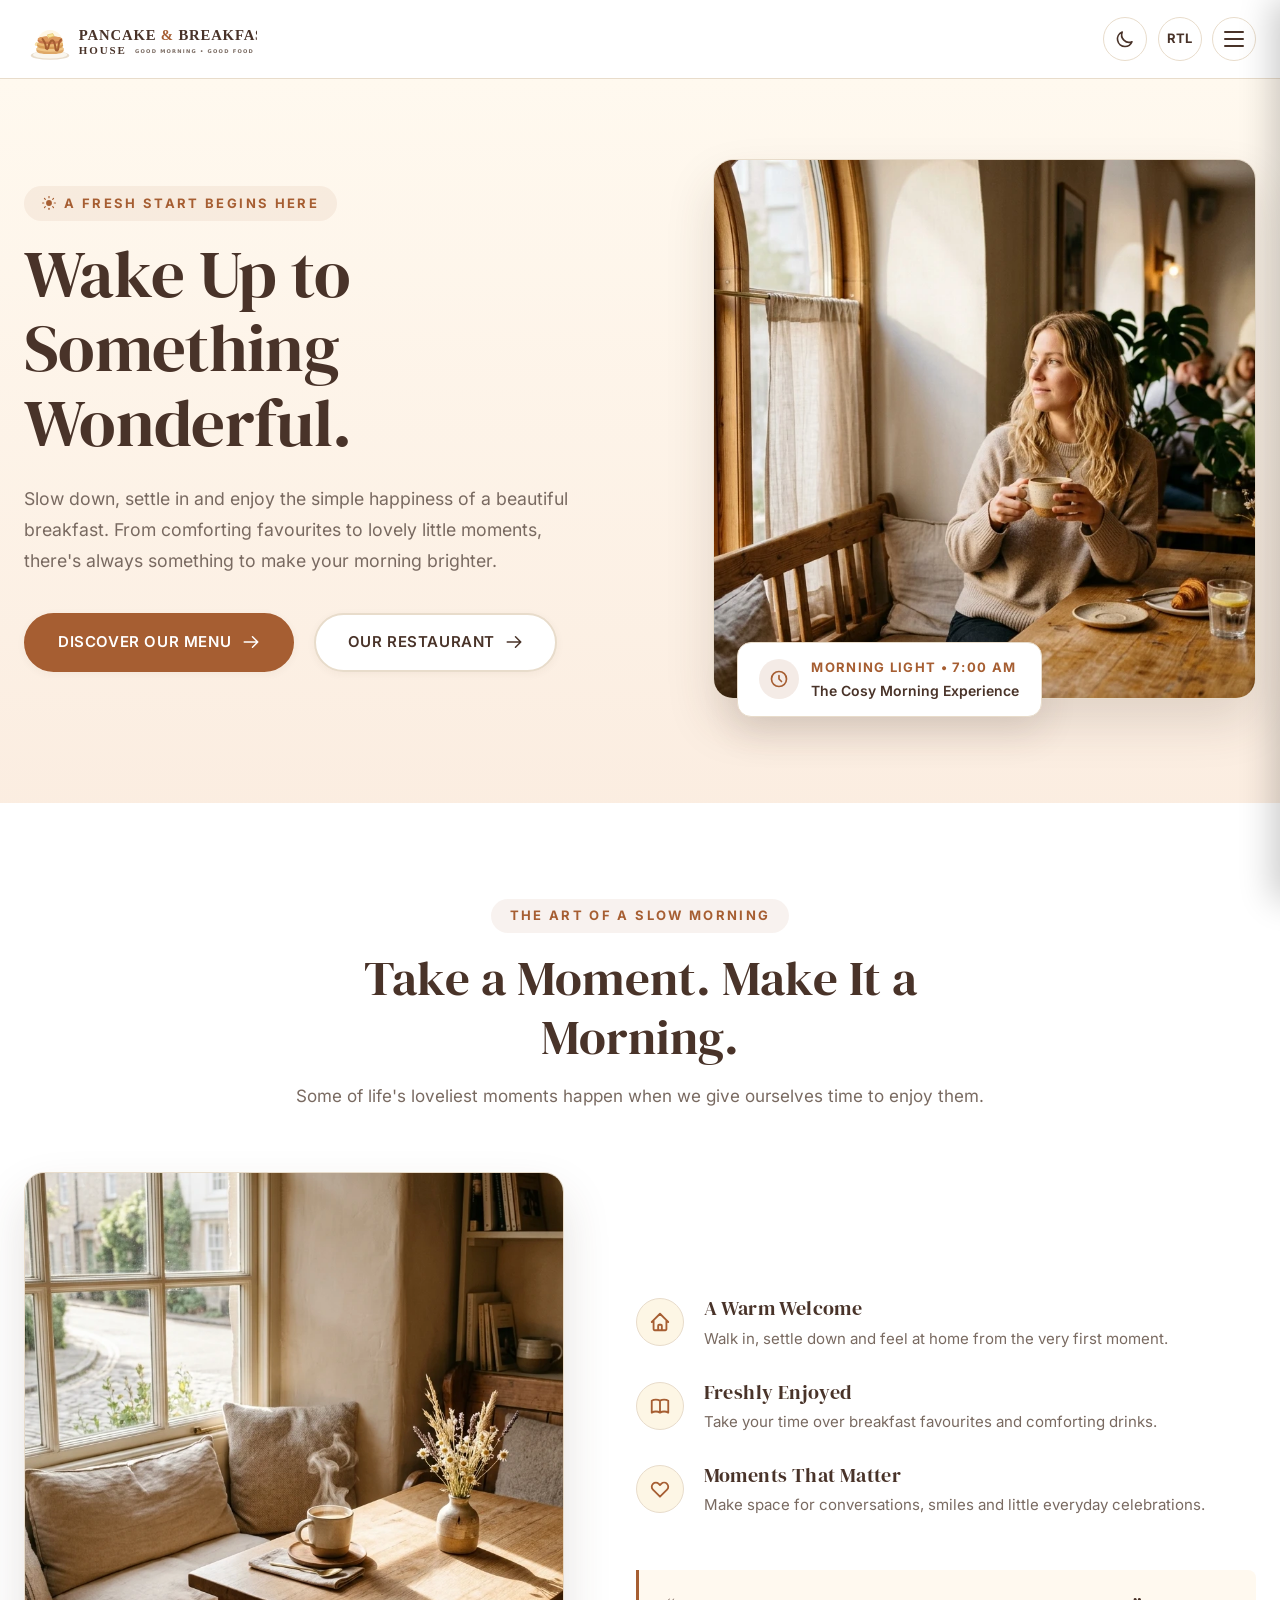
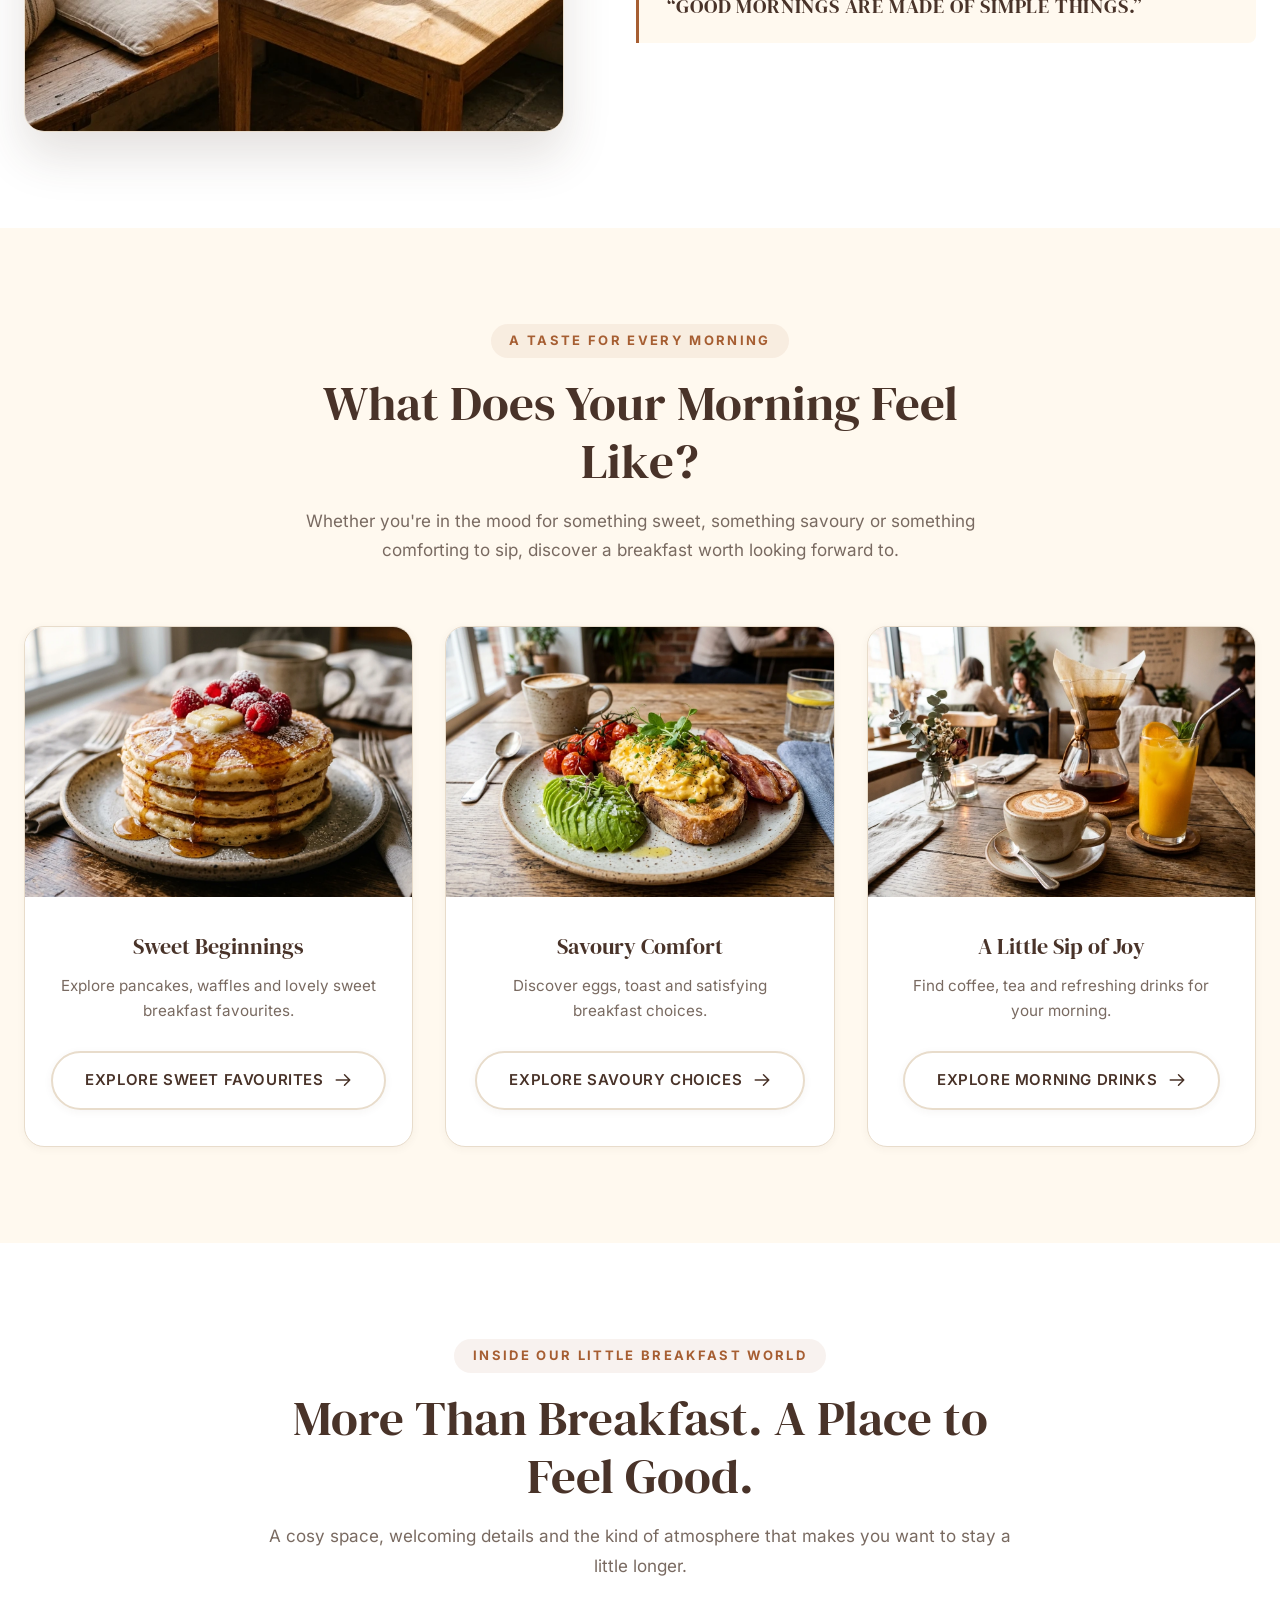
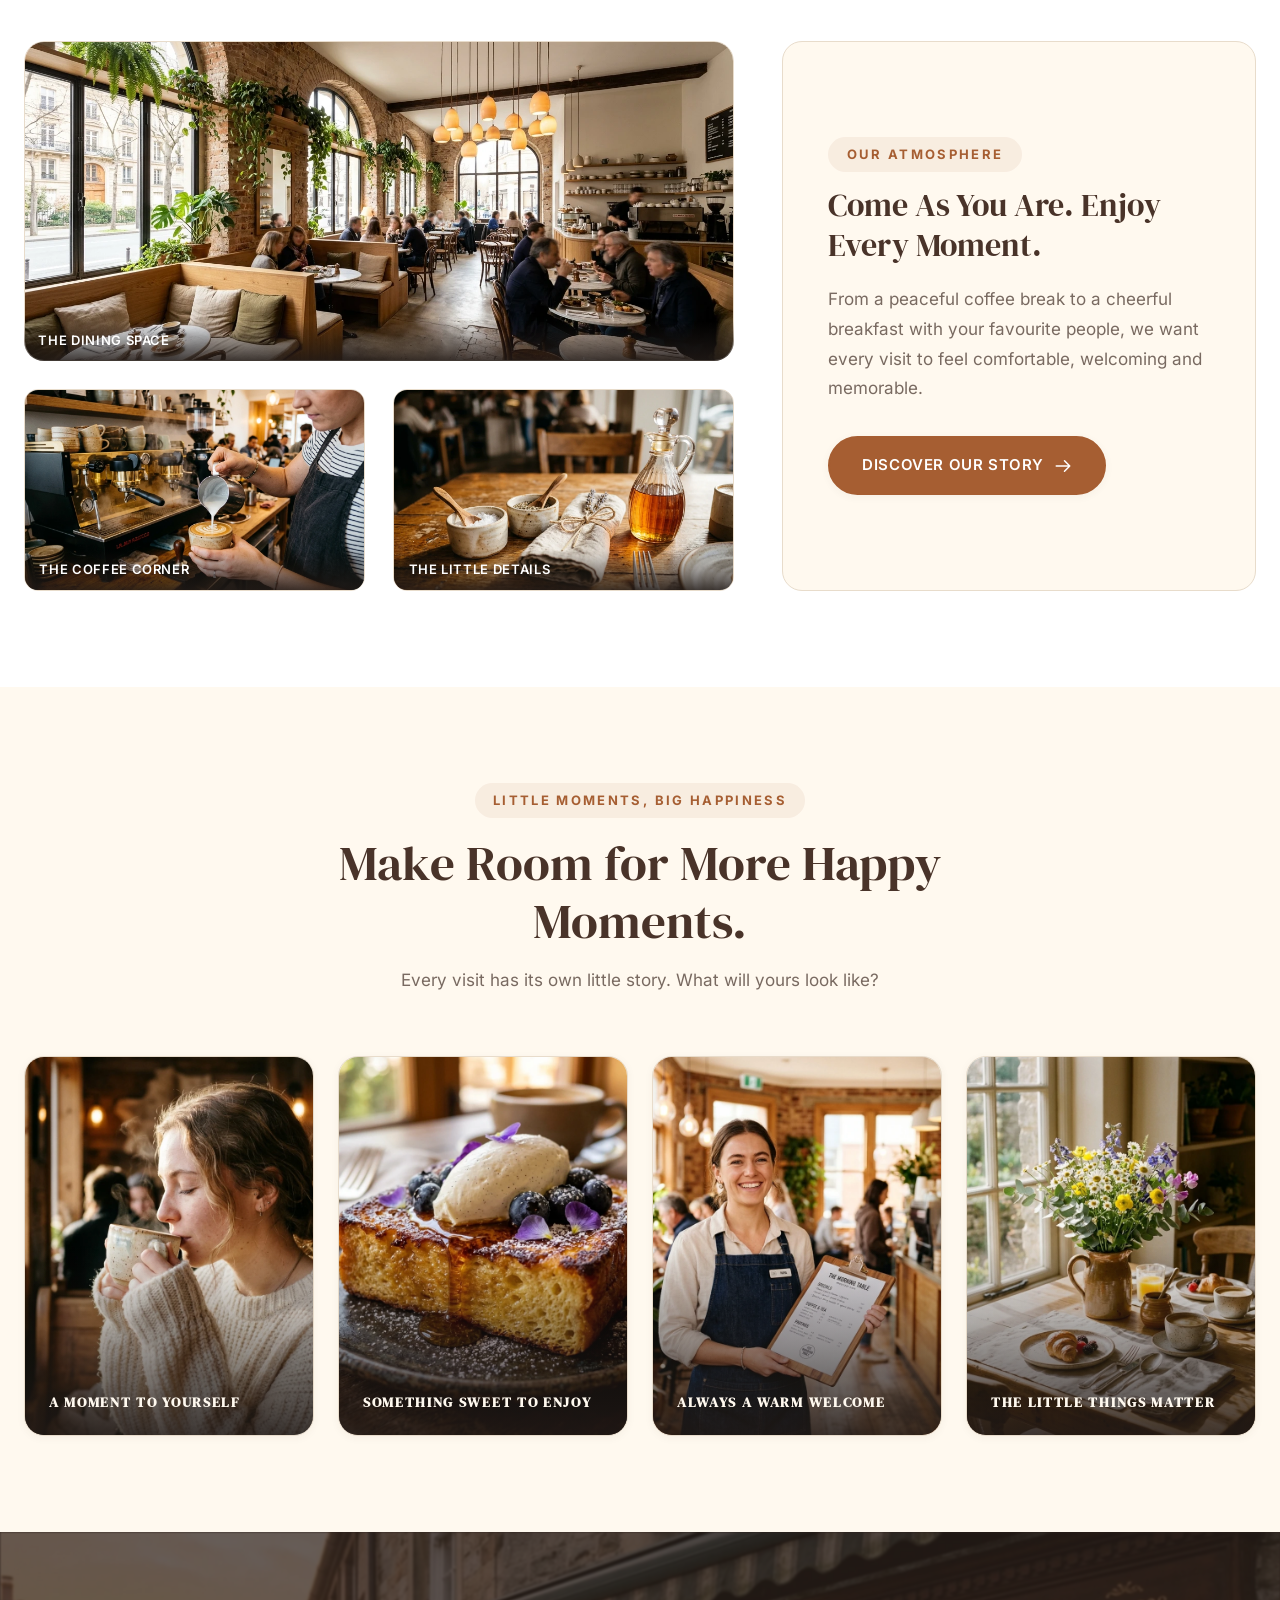
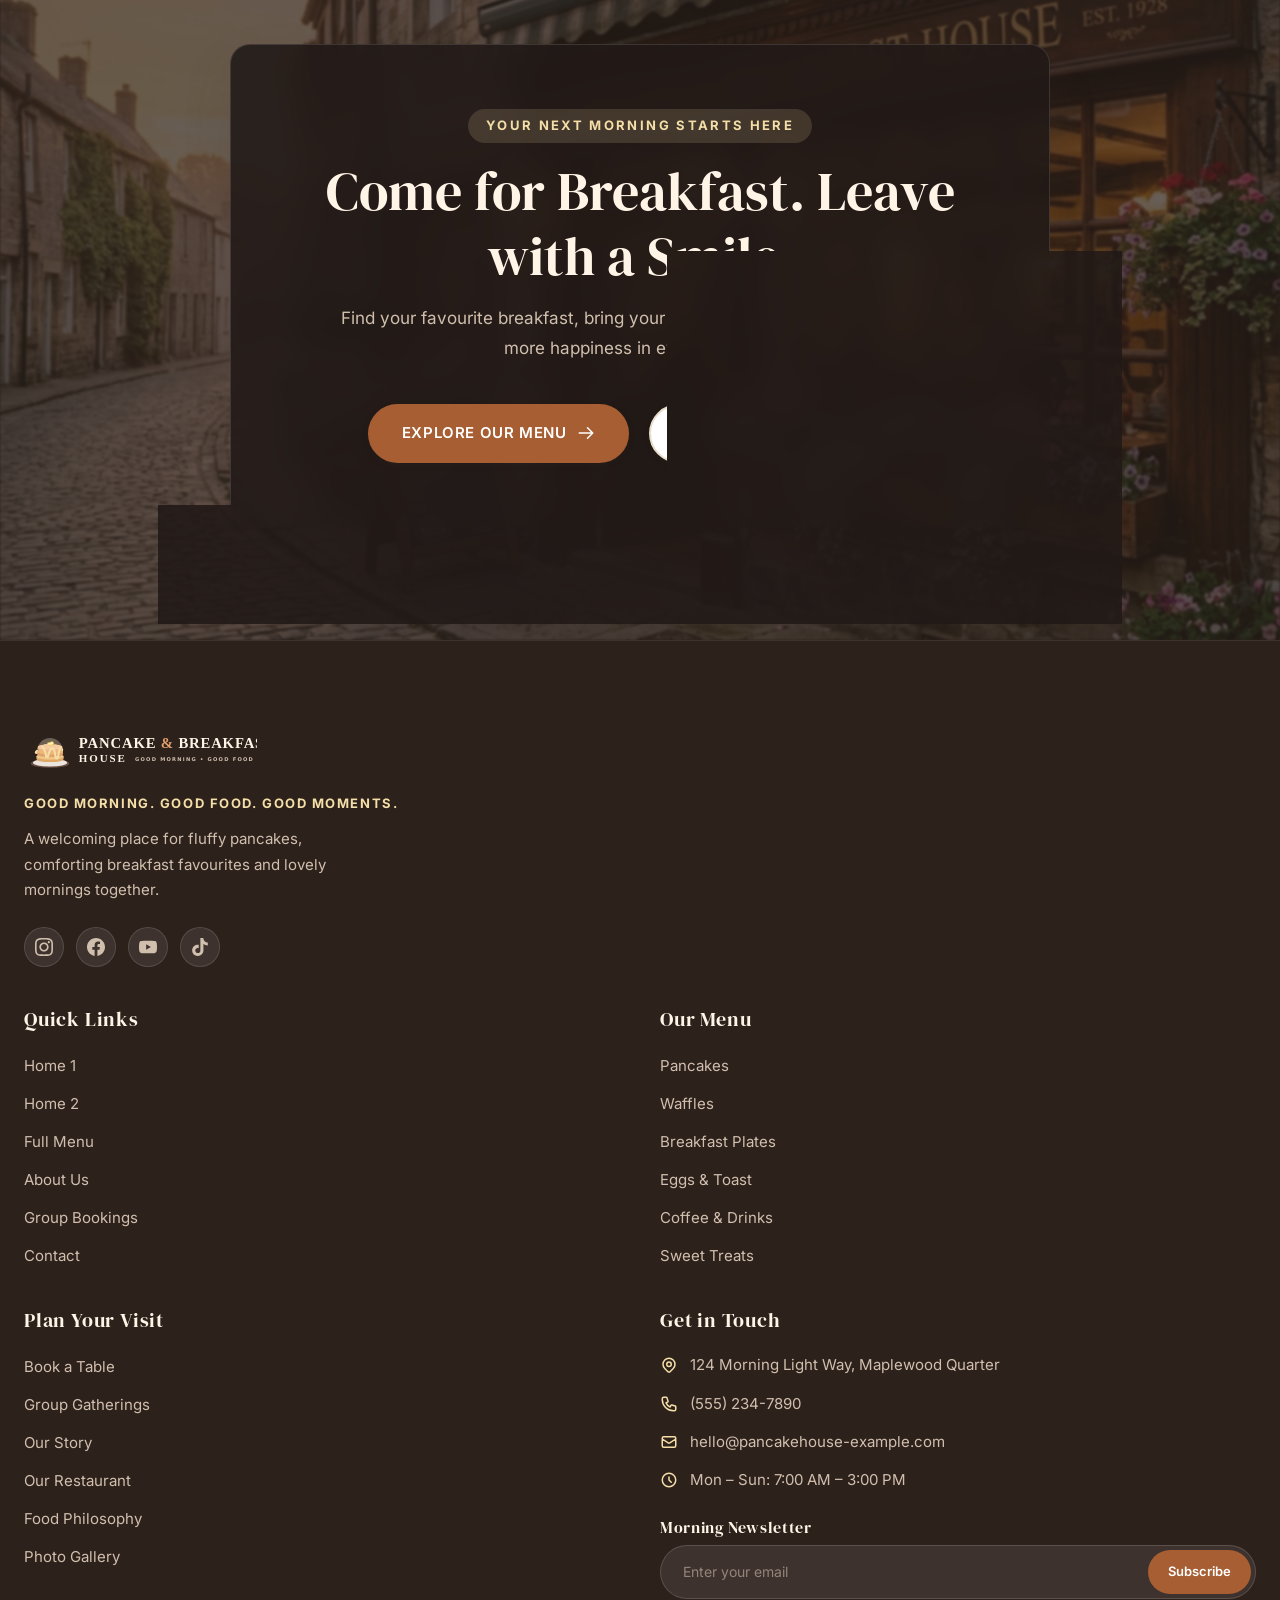
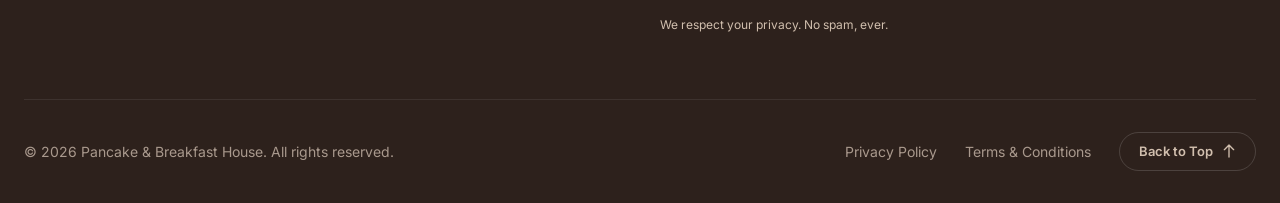
<file: home-2.html>
<!DOCTYPE html>
<html lang="en" dir="ltr">
<head>
  <meta charset="UTF-8">
  <meta name="viewport" content="width=device-width, initial-scale=1.0">
  <title>Home 2 | Pancake &amp; Breakfast House</title>
  <meta name="description" content="Discover Pancake &amp; Breakfast House, a cosy place for delicious breakfast favourites, comforting drinks and happy morning moments.">
  
  <!-- Open Graph -->
  <meta property="og:title" content="Home 2 | Pancake &amp; Breakfast House">
  <meta property="og:description" content="The Cosy Morning Experience. Wake up to something wonderful with fluffy pancakes and comforting breakfast moments.">
  <meta property="og:image" content="assets/images/home-2/home2-hero.webp">
  <meta property="og:type" content="website">

  <!-- Favicon -->
  <link rel="icon" type="image/svg+xml" href="assets/images/brand/favicon.svg">

  <!-- Local Stylesheets -->
  <link rel="stylesheet" href="assets/css/bootstrap.min.css">
  <link rel="stylesheet" href="assets/css/tailwind.css">
  <link rel="stylesheet" href="assets/css/main.css">
  <link rel="stylesheet" href="assets/css/home.css">
  <link rel="stylesheet" href="assets/css/home-2.css">
</head>
<body>
  <!-- Accessibility Skip Link -->
  <a href="#mainContent" class="skip-link">Skip to main content</a>

  <!-- ==========================================================================
       GLOBAL NAVBAR (Strictly identical across all 6 pages)
       ========================================================================== -->
  <header class="site-header" role="banner">
    <div class="site-navbar">
      <!-- Brand Logo Left -->
      <a href="index.html" class="navbar-brand" aria-label="Pancake &amp; Breakfast House Home">
        <img src="assets/images/brand/logo.svg" alt="Pancake &amp; Breakfast House" class="logo-light-mode" width="232" height="52">
        <img src="assets/images/brand/logo-white.svg" alt="Pancake &amp; Breakfast House" class="logo-dark-mode" width="232" height="52">
      </a>

      <!-- Desktop Navigation Center (1281px+) -->
      <nav class="navbar-nav-desktop" aria-label="Main Navigation">
        <!-- 1. HOME ▼ (Only Dropdown) -->
        <div class="nav-item-dropdown">
          <button type="button" class="nav-link dropdown-toggle" id="homeDropdown" aria-expanded="false" aria-haspopup="true">
            <span>Home</span>
            <svg class="dropdown-chevron" width="12" height="12" fill="none" stroke="currentColor" viewBox="0 0 24 24"><path stroke-linecap="round" stroke-linejoin="round" stroke-width="2.5" d="M19 9l-7 7-7-7"></path></svg>
          </button>
          <div class="dropdown-menu-custom" aria-labelledby="homeDropdown">
            <a href="index.html" class="dropdown-item-custom">
              <span class="dropdown-item-title">Home 1</span>
              <span class="dropdown-item-sub">The Breakfast Table</span>
            </a>
            <a href="home-2.html" class="dropdown-item-custom">
              <span class="dropdown-item-title">Home 2</span>
              <span class="dropdown-item-sub">Artisan Morning House</span>
            </a>
          </div>
        </div>

        <!-- 2. MENU -->
        <a href="menu.html" class="nav-link">Menu</a>

        <!-- 3. ABOUT -->
        <a href="about.html" class="nav-link">About</a>

        <!-- 4. GROUP BOOKINGS -->
        <a href="group-bookings.html" class="nav-link">Group Bookings</a>

        <!-- 5. CONTACT -->
        <a href="contact.html" class="nav-link">Contact</a>
      </nav>

      <!-- Desktop Actions Right (1281px+) -->
      <div class="navbar-actions-desktop">
        <!-- Dark Mode Toggle Button -->
        <button type="button" class="icon-toggle-btn theme-toggle-btn" aria-label="Toggle dark mode" title="Toggle dark mode">
          <svg class="theme-icon-use" fill="none" stroke="currentColor" viewBox="0 0 24 24">
            <path stroke-linecap="round" stroke-linejoin="round" stroke-width="2" d="M20.354 15.354A9 9 0 018.646 3.646 9.003 9.003 0 0012 21a9.003 9.003 0 008.354-5.646z"></path>
          </svg>
        </button>

        <!-- LTR / RTL Toggle Button -->
        <button type="button" class="icon-toggle-btn dir-toggle-btn" aria-label="Toggle text direction" title="Toggle RTL/LTR">
          <span class="dir-label-text" style="font-size: 0.8125rem; font-weight: 700;">RTL</span>
        </button>

        <!-- Desktop Primary CTA -->
        <a href="group-bookings.html#booking" class="btn-pb btn-pb-primary">
          <span>Book a Table</span>
          <svg fill="none" stroke="currentColor" viewBox="0 0 24 24">
            <path stroke-linecap="round" stroke-linejoin="round" stroke-width="2" d="M14 5l7 7m0 0l-7 7m7-7H3"></path>
          </svg>
        </a>
      </div>

      <!-- Mobile & Tablet Actions Right (<=1280px) -->
      <div class="navbar-actions-mobile">
        <!-- Dark Mode Mobile Button -->
        <button type="button" class="icon-toggle-btn theme-toggle-btn" aria-label="Toggle dark mode" title="Toggle dark mode">
          <svg class="theme-icon-use" fill="none" stroke="currentColor" viewBox="0 0 24 24">
            <path stroke-linecap="round" stroke-linejoin="round" stroke-width="2" d="M20.354 15.354A9 9 0 018.646 3.646 9.003 9.003 0 0012 21a9.003 9.003 0 008.354-5.646z"></path>
          </svg>
        </button>

        <!-- RTL/LTR Mobile Button -->
        <button type="button" class="icon-toggle-btn dir-toggle-btn" aria-label="Toggle text direction" title="Toggle RTL/LTR">
          <span class="dir-label-text" style="font-size: 0.8125rem; font-weight: 700;">RTL</span>
        </button>

        <!-- Hamburger Button -->
        <button type="button" class="hamburger-btn" id="hamburgerBtn" aria-label="Open mobile navigation menu" aria-expanded="false" aria-controls="mobileDrawer">
          <span></span>
          <span></span>
          <span></span>
        </button>
      </div>
    </div>
  </header>

  <!-- Mobile Drawer Backdrop -->
  <div class="mobile-drawer-backdrop" id="drawerBackdrop" aria-hidden="true"></div>

  <!-- Mobile & Tablet Off-Canvas Drawer (Strict: contains ALL navigation items, controls & CTA) -->
  <div class="mobile-drawer" id="mobileDrawer" role="dialog" aria-modal="true" aria-label="Mobile Navigation Menu">
    <div class="mobile-drawer-header">
      <a href="index.html" class="navbar-brand">
        <img src="assets/images/brand/logo.svg" alt="Pancake &amp; Breakfast House" class="logo-light-mode" width="180" height="42">
        <img src="assets/images/brand/logo-white.svg" alt="Pancake &amp; Breakfast House" class="logo-dark-mode" width="180" height="42">
      </a>
      <button type="button" class="drawer-close-btn" id="drawerCloseBtn" aria-label="Close menu">&times;</button>
    </div>

    <div class="mobile-drawer-body">
      <ul class="mobile-nav-list">
        <!-- 1. HOME ▼ (Only Dropdown) -->
        <li class="mobile-nav-item mobile-dropdown-item">
          <button type="button" class="mobile-nav-link mobile-dropdown-btn" id="mobileHomeDropdownBtn" aria-expanded="false" aria-controls="mobileHomeSubmenu">
            <span>Home</span>
            <svg class="dropdown-chevron" width="16" height="16" fill="none" stroke="currentColor" viewBox="0 0 24 24"><path stroke-linecap="round" stroke-linejoin="round" stroke-width="2.5" d="M19 9l-7 7-7-7"></path></svg>
          </button>
          <div class="mobile-submenu" id="mobileHomeSubmenu">
            <a href="index.html" class="mobile-sublink">
              <span>Home 1</span>
              <small>The Breakfast Table</small>
            </a>
            <a href="home-2.html" class="mobile-sublink">
              <span>Home 2</span>
              <small>Artisan Morning House</small>
            </a>
          </div>
        </li>

        <!-- 2. MENU -->
        <li class="mobile-nav-item">
          <a href="menu.html" class="mobile-nav-link">
            <span>Menu</span>
            <svg width="18" height="18" fill="none" stroke="currentColor" viewBox="0 0 24 24"><path stroke-linecap="round" stroke-linejoin="round" stroke-width="2" d="M9 5l7 7-7 7"></path></svg>
          </a>
        </li>

        <!-- 3. ABOUT -->
        <li class="mobile-nav-item">
          <a href="about.html" class="mobile-nav-link">
            <span>About</span>
            <svg width="18" height="18" fill="none" stroke="currentColor" viewBox="0 0 24 24"><path stroke-linecap="round" stroke-linejoin="round" stroke-width="2" d="M9 5l7 7-7 7"></path></svg>
          </a>
        </li>

        <!-- 4. GROUP BOOKINGS -->
        <li class="mobile-nav-item">
          <a href="group-bookings.html" class="mobile-nav-link">
            <span>Group Bookings</span>
            <svg width="18" height="18" fill="none" stroke="currentColor" viewBox="0 0 24 24"><path stroke-linecap="round" stroke-linejoin="round" stroke-width="2" d="M9 5l7 7-7 7"></path></svg>
          </a>
        </li>

        <!-- 5. CONTACT -->
        <li class="mobile-nav-item">
          <a href="contact.html" class="mobile-nav-link">
            <span>Contact</span>
            <svg width="18" height="18" fill="none" stroke="currentColor" viewBox="0 0 24 24"><path stroke-linecap="round" stroke-linejoin="round" stroke-width="2" d="M9 5l7 7-7 7"></path></svg>
          </a>
        </li>
      </ul>

      <div class="mobile-drawer-divider"></div>

      <!-- 6. Dark Mode & 7. LTR/RTL inside drawer -->
      <div class="mobile-drawer-toggles">
        <button type="button" class="drawer-toggle-btn theme-toggle-btn" aria-label="Toggle dark mode">
          <svg class="theme-icon-use" width="18" height="18" fill="none" stroke="currentColor" viewBox="0 0 24 24">
            <path stroke-linecap="round" stroke-linejoin="round" stroke-width="2" d="M20.354 15.354A9 9 0 018.646 3.646 9.003 9.003 0 0012 21a9.003 9.003 0 008.354-5.646z"></path>
          </svg>
          <span>Dark Mode</span>
        </button>

        <button type="button" class="drawer-toggle-btn dir-toggle-btn" aria-label="Toggle text direction">
          <span class="dir-label-text">RTL</span>
          <span>Direction</span>
        </button>
      </div>

      <div class="mobile-drawer-divider"></div>

      <!-- 8. BOOK A TABLE -->
      <div class="mobile-drawer-cta">
        <a href="group-bookings.html#booking" class="btn-pb btn-pb-primary">
          <span>Book a Table</span>
          <svg fill="none" stroke="currentColor" viewBox="0 0 24 24"><path stroke-linecap="round" stroke-linejoin="round" stroke-width="2" d="M14 5l7 7m0 0l-7 7m7-7H3"></path></svg>
        </a>
      </div>
    </div>
  </div>

  <!-- ==========================================================================
       MAIN CONTENT: EXACTLY 6 UNIQUE SECTIONS FOR HOME 2
       ========================================================================== -->
  <main id="mainContent">

    <!-- ==========================================================================
         SECTION 1 — EDITORIAL MORNING HERO
         ========================================================================== -->
    <section class="home2-section home2-hero" id="hero2">
      <div class="home2-container">
        <div class="home2-hero-grid">
          <!-- Left: Editorial Typography -->
          <div class="home2-hero-content">
            <div class="home2-eyebrow">
              <svg width="14" height="14" fill="currentColor" viewBox="0 0 24 24">
                <circle cx="12" cy="12" r="5"></circle>
                <line x1="12" y1="1" x2="12" y2="3" stroke="currentColor" stroke-width="2" stroke-linecap="round"></line>
                <line x1="12" y1="21" x2="12" y2="23" stroke="currentColor" stroke-width="2" stroke-linecap="round"></line>
                <line x1="4.22" y1="4.22" x2="5.64" y2="5.64" stroke="currentColor" stroke-width="2" stroke-linecap="round"></line>
                <line x1="18.36" y1="18.36" x2="19.78" y2="19.78" stroke="currentColor" stroke-width="2" stroke-linecap="round"></line>
                <line x1="1" y1="12" x2="3" y2="12" stroke="currentColor" stroke-width="2" stroke-linecap="round"></line>
                <line x1="21" y1="12" x2="23" y2="12" stroke="currentColor" stroke-width="2" stroke-linecap="round"></line>
                <line x1="4.22" y1="19.78" x2="5.64" y2="18.36" stroke="currentColor" stroke-width="2" stroke-linecap="round"></line>
                <line x1="18.36" y1="5.64" x2="19.78" y2="4.22" stroke="currentColor" stroke-width="2" stroke-linecap="round"></line>
              </svg>
              <span>A Fresh Start Begins Here</span>
            </div>

            <h1 class="home2-hero-title">Wake Up to Something Wonderful.</h1>

            <p class="home2-hero-desc">
              Slow down, settle in and enjoy the simple happiness of a beautiful breakfast. From comforting favourites to lovely little moments, there's always something to make your morning brighter.
            </p>

            <div class="home2-hero-cta">
              <a href="menu.html" class="btn-pb btn-pb-primary">
                <span>Discover Our Menu</span>
                <svg fill="none" stroke="currentColor" viewBox="0 0 24 24"><path stroke-linecap="round" stroke-linejoin="round" stroke-width="2" d="M14 5l7 7m0 0l-7 7m7-7H3"></path></svg>
              </a>
              <a href="about.html#our-restaurant" class="btn-pb btn-pb-secondary">
                <span>Our Restaurant</span>
                <svg fill="none" stroke="currentColor" viewBox="0 0 24 24"><path stroke-linecap="round" stroke-linejoin="round" stroke-width="2" d="M14 5l7 7m0 0l-7 7m7-7H3"></path></svg>
              </a>
            </div>
          </div>

          <!-- Right: Wide Cinematic Photograph -->
          <div class="home2-hero-image-wrap">
            <img src="assets/images/home-2/home2-hero.webp" alt="Peaceful sunlit morning café scene with coffee by the window" class="home2-hero-img" width="640" height="540" loading="eager">
            <div class="home2-hero-badge">
              <div class="home2-hero-badge-icon">
                <svg width="20" height="20" fill="none" stroke="currentColor" viewBox="0 0 24 24">
                  <path stroke-linecap="round" stroke-linejoin="round" stroke-width="2" d="M12 8v4l3 3m6-3a9 9 0 11-18 0 9 9 0 0118 0z"></path>
                </svg>
              </div>
              <div>
                <div class="home2-hero-badge-title">Morning Light • 7:00 AM</div>
                <div class="home2-hero-badge-sub">The Cosy Morning Experience</div>
              </div>
            </div>
          </div>
        </div>
      </div>
    </section>

    <!-- ==========================================================================
         SECTION 2 — THE ART OF A SLOW MORNING
         ========================================================================== -->
    <section class="home2-section home2-slow-section" id="slow-morning">
      <div class="home2-container">
        <div class="home2-header">
          <span class="home2-eyebrow">The Art of a Slow Morning</span>
          <h2 class="home2-title">Take a Moment. Make It a Morning.</h2>
          <p class="home2-desc">Some of life's loveliest moments happen when we give ourselves time to enjoy them.</p>
        </div>

        <div class="home2-slow-grid">
          <!-- Left: Editorial Photo of quiet window seating -->
          <div class="home2-slow-visual">
            <img src="assets/images/home-2/slow-morning.webp" alt="Quiet restaurant window seating area with warm morning sunlight" class="home2-slow-img" width="560" height="560" loading="lazy">
          </div>

          <!-- Right: Three Storytelling Highlights -->
          <div class="home2-slow-content">
            <div class="home2-highlight-list">
              <!-- Highlight 1 -->
              <div class="home2-highlight-item">
                <div class="home2-highlight-icon">
                  <svg width="22" height="22" fill="none" stroke="currentColor" viewBox="0 0 24 24">
                    <path stroke-linecap="round" stroke-linejoin="round" stroke-width="2" d="M3 12l2-2m0 0l7-7 7 7M5 10v10a1 1 0 001 1h3m10-11l2 2m-2-2v10a1 1 0 01-1 1h-3m-6 0a1 1 0 001-1v-4a1 1 0 011-1h2a1 1 0 011 1v4a1 1 0 001 1m-6 0h6"></path>
                  </svg>
                </div>
                <div>
                  <h3>A Warm Welcome</h3>
                  <p>Walk in, settle down and feel at home from the very first moment.</p>
                </div>
              </div>

              <!-- Highlight 2 -->
              <div class="home2-highlight-item">
                <div class="home2-highlight-icon">
                  <svg width="22" height="22" fill="none" stroke="currentColor" viewBox="0 0 24 24">
                    <path stroke-linecap="round" stroke-linejoin="round" stroke-width="2" d="M12 6.253v13m0-13C10.832 5.477 9.246 5 7.5 5S4.168 5.477 3 6.253v13C4.168 18.477 5.754 18 7.5 18s3.332.477 4.5 1.253m0-13C13.168 5.477 14.754 5 16.5 5c1.747 0 3.332.477 4.5 1.253v13C19.832 18.477 18.247 18 16.5 18c-1.746 0-3.332.477-4.5 1.253"></path>
                  </svg>
                </div>
                <div>
                  <h3>Freshly Enjoyed</h3>
                  <p>Take your time over breakfast favourites and comforting drinks.</p>
                </div>
              </div>

              <!-- Highlight 3 -->
              <div class="home2-highlight-item">
                <div class="home2-highlight-icon">
                  <svg width="22" height="22" fill="none" stroke="currentColor" viewBox="0 0 24 24">
                    <path stroke-linecap="round" stroke-linejoin="round" stroke-width="2" d="M4.318 6.318a4.5 4.5 0 000 6.364L12 20.364l7.682-7.682a4.5 4.5 0 00-6.364-6.364L12 7.636l-1.318-1.318a4.5 4.5 0 00-6.364 0z"></path>
                  </svg>
                </div>
                <div>
                  <h3>Moments That Matter</h3>
                  <p>Make space for conversations, smiles and little everyday celebrations.</p>
                </div>
              </div>
            </div>

            <!-- Small Decorative Quote -->
            <div class="home2-quote-box">
              <p class="home2-quote-text">&ldquo;Good mornings are made of simple things.&rdquo;</p>
            </div>
          </div>
        </div>
      </div>
    </section>

    <!-- ==========================================================================
         SECTION 3 — A TASTE FOR EVERY MORNING (3-Column Category Showcase)
         ========================================================================== -->
    <section class="home2-section home2-taste-section" id="taste-showcase">
      <div class="home2-container">
        <div class="home2-header">
          <span class="home2-eyebrow">A Taste for Every Morning</span>
          <h2 class="home2-title">What Does Your Morning Feel Like?</h2>
          <p class="home2-desc">Whether you're in the mood for something sweet, something savoury or something comforting to sip, discover a breakfast worth looking forward to.</p>
        </div>

        <div class="home2-taste-grid">
          <!-- Category 1: Sweet Beginnings -->
          <article class="home2-taste-card">
            <div class="home2-taste-image-wrap">
              <img src="assets/images/home-2/sweet-beginnings.webp" alt="Sweet breakfast favourites with pancakes and waffles" class="home2-taste-img" width="400" height="270" loading="lazy">
            </div>
            <div class="home2-taste-body">
              <h3 class="home2-taste-card-title">Sweet Beginnings</h3>
              <p class="home2-taste-card-desc">Explore pancakes, waffles and lovely sweet breakfast favourites.</p>
              <a href="menu.html#pancakes" class="btn-pb btn-pb-secondary home2-taste-btn">
                <span>Explore Sweet Favourites</span>
                <svg fill="none" stroke="currentColor" viewBox="0 0 24 24"><path stroke-linecap="round" stroke-linejoin="round" stroke-width="2" d="M14 5l7 7m0 0l-7 7m7-7H3"></path></svg>
              </a>
            </div>
          </article>

          <!-- Category 2: Savoury Comfort -->
          <article class="home2-taste-card">
            <div class="home2-taste-image-wrap">
              <img src="assets/images/home-2/savoury-comfort.webp" alt="Savoury breakfast choices with eggs and sourdough toast" class="home2-taste-img" width="400" height="270" loading="lazy">
            </div>
            <div class="home2-taste-body">
              <h3 class="home2-taste-card-title">Savoury Comfort</h3>
              <p class="home2-taste-card-desc">Discover eggs, toast and satisfying breakfast choices.</p>
              <a href="menu.html#breakfast-plates" class="btn-pb btn-pb-secondary home2-taste-btn">
                <span>Explore Savoury Choices</span>
                <svg fill="none" stroke="currentColor" viewBox="0 0 24 24"><path stroke-linecap="round" stroke-linejoin="round" stroke-width="2" d="M14 5l7 7m0 0l-7 7m7-7H3"></path></svg>
              </a>
            </div>
          </article>

          <!-- Category 3: A Little Sip of Joy -->
          <article class="home2-taste-card">
            <div class="home2-taste-image-wrap">
              <img src="assets/images/home-2/morning-drinks.webp" alt="Handcrafted coffees and refreshing morning drinks" class="home2-taste-img" width="400" height="270" loading="lazy">
            </div>
            <div class="home2-taste-body">
              <h3 class="home2-taste-card-title">A Little Sip of Joy</h3>
              <p class="home2-taste-card-desc">Find coffee, tea and refreshing drinks for your morning.</p>
              <a href="menu.html#coffee-drinks" class="btn-pb btn-pb-secondary home2-taste-btn">
                <span>Explore Morning Drinks</span>
                <svg fill="none" stroke="currentColor" viewBox="0 0 24 24"><path stroke-linecap="round" stroke-linejoin="round" stroke-width="2" d="M14 5l7 7m0 0l-7 7m7-7H3"></path></svg>
              </a>
            </div>
          </article>
        </div>
      </div>
    </section>

    <!-- ==========================================================================
         SECTION 4 — INSIDE OUR LITTLE BREAKFAST WORLD
         ========================================================================== -->
    <section class="home2-section home2-inside-section" id="inside-our-world">
      <div class="home2-container">
        <div class="home2-header">
          <span class="home2-eyebrow">Inside Our Little Breakfast World</span>
          <h2 class="home2-title">More Than Breakfast. A Place to Feel Good.</h2>
          <p class="home2-desc">A cosy space, welcoming details and the kind of atmosphere that makes you want to stay a little longer.</p>
        </div>

        <div class="home2-inside-grid">
          <!-- Asymmetric Visual Arrangement -->
          <div class="home2-inside-mosaic">
            <!-- Large Panoramic Interior -->
            <div style="position: relative; border-radius: var(--radius-lg); overflow: hidden;">
              <img src="assets/images/home-2/inside-dining.webp" alt="Warm and beautifully designed breakfast restaurant dining space" class="home2-inside-panoramic" width="720" height="320" loading="lazy">
              <div class="home2-inside-caption">The Dining Space</div>
            </div>

            <!-- Two Smaller Supporting Photos -->
            <div class="home2-inside-duo">
              <!-- Coffee Corner -->
              <div class="home2-inside-thumb-card">
                <img src="assets/images/home-2/inside-coffee.webp" alt="Cosy coffee preparation corner with ceramic cups" class="home2-inside-thumb-img" width="340" height="200" loading="lazy">
                <div class="home2-inside-caption">The Coffee Corner</div>
              </div>

              <!-- Little Details -->
              <div class="home2-inside-thumb-card">
                <img src="assets/images/home-2/inside-details.webp" alt="Delicate restaurant table details with natural flowers and tableware" class="home2-inside-thumb-img" width="340" height="200" loading="lazy">
                <div class="home2-inside-caption">The Little Details</div>
              </div>
            </div>
          </div>

          <!-- Editorial Text Block -->
          <div class="home2-inside-story">
            <span class="home2-eyebrow" style="margin-bottom: 0.85rem;">Our Atmosphere</span>
            <h3>Come As You Are. Enjoy Every Moment.</h3>
            <p>
              From a peaceful coffee break to a cheerful breakfast with your favourite people, we want every visit to feel comfortable, welcoming and memorable.
            </p>
            <a href="about.html#our-story" class="btn-pb btn-pb-primary">
              <span>Discover Our Story</span>
              <svg fill="none" stroke="currentColor" viewBox="0 0 24 24"><path stroke-linecap="round" stroke-linejoin="round" stroke-width="2" d="M14 5l7 7m0 0l-7 7m7-7H3"></path></svg>
            </a>
          </div>
        </div>
      </div>
    </section>

    <!-- ==========================================================================
         SECTION 5 — LITTLE MOMENTS, BIG HAPPINESS (4-Item Editorial Grid)
         ========================================================================== -->
    <section class="home2-section home2-moments-section" id="happy-moments">
      <div class="home2-container">
        <div class="home2-header">
          <span class="home2-eyebrow">Little Moments, Big Happiness</span>
          <h2 class="home2-title">Make Room for More Happy Moments.</h2>
          <p class="home2-desc">Every visit has its own little story. What will yours look like?</p>
        </div>

        <div class="home2-moments-grid">
          <!-- Moment 1: Quiet Coffee Moment -->
          <div class="home2-moment-card">
            <img src="assets/images/home-2/moment-coffee.webp" alt="A peaceful single-person coffee moment beside a restaurant window" class="home2-moment-img" width="300" height="380" loading="lazy">
            <div class="home2-moment-overlay">
              <h3 class="home2-moment-caption">A Moment to Yourself</h3>
            </div>
          </div>

          <!-- Moment 2: Sweet Little Treat -->
          <div class="home2-moment-card">
            <img src="assets/images/home-2/moment-treat.webp" alt="A beautifully presented sweet breakfast treat" class="home2-moment-img" width="300" height="380" loading="lazy">
            <div class="home2-moment-overlay">
              <h3 class="home2-moment-caption">Something Sweet to Enjoy</h3>
            </div>
          </div>

          <!-- Moment 3: Friendly Welcome -->
          <div class="home2-moment-card">
            <img src="assets/images/home-2/moment-welcome.webp" alt="A friendly restaurant staff welcome with genuine hospitality" class="home2-moment-img" width="300" height="380" loading="lazy">
            <div class="home2-moment-overlay">
              <h3 class="home2-moment-caption">Always a Warm Welcome</h3>
            </div>
          </div>

          <!-- Moment 4: Beautiful Table Setting -->
          <div class="home2-moment-card">
            <img src="assets/images/home-2/moment-table.webp" alt="An elegant breakfast table setting with fresh flowers and natural morning light" class="home2-moment-img" width="300" height="380" loading="lazy">
            <div class="home2-moment-overlay">
              <h3 class="home2-moment-caption">The Little Things Matter</h3>
            </div>
          </div>
        </div>
      </div>
    </section>

    <!-- ==========================================================================
         SECTION 6 — GRAND WELCOME CTA (Cinematic Closing Banner)
         ========================================================================== -->
    <section class="home2-closing-section" id="welcome-cta">
      <!-- Background Image Overlay -->
      <div class="home2-closing-bg-wrap">
        <img src="assets/images/home-2/home2-closing.webp" alt="Welcoming breakfast restaurant exterior in early morning sunlight" class="home2-closing-bg-img" width="1440" height="600" loading="lazy">
      </div>

      <div class="home2-container">
        <div class="home2-closing-card">
          <div class="home2-eyebrow">
            <span>Your Next Morning Starts Here</span>
          </div>

          <h2 class="home2-title">Come for Breakfast. Leave with a Smile.</h2>

          <p class="home2-desc">
            Find your favourite breakfast, bring your favourite people and enjoy a little more happiness in every morning.
          </p>

          <div class="home2-closing-cta">
            <a href="menu.html" class="btn-pb btn-pb-primary">
              <span>Explore Our Menu</span>
              <svg fill="none" stroke="currentColor" viewBox="0 0 24 24"><path stroke-linecap="round" stroke-linejoin="round" stroke-width="2" d="M14 5l7 7m0 0l-7 7m7-7H3"></path></svg>
            </a>
            <a href="group-bookings.html" class="btn-pb btn-pb-secondary">
              <span>Plan a Group Visit</span>
              <svg fill="none" stroke="currentColor" viewBox="0 0 24 24"><path stroke-linecap="round" stroke-linejoin="round" stroke-width="2" d="M14 5l7 7m0 0l-7 7m7-7H3"></path></svg>
            </a>
          </div>
        </div>
      </div>
    </section>

  </main>

  <!-- ==========================================================================
       GLOBAL FOOTER (Strictly identical across all 6 pages)
       ========================================================================== -->
  <footer class="site-footer" role="contentinfo">
    <div class="footer-top-grid">
      <!-- Col 1: Brand Info -->
      <div class="footer-brand-col">
        <a href="index.html" class="footer-logo" aria-label="Pancake &amp; Breakfast House Home">
          <img src="assets/images/brand/logo-white.svg" alt="Pancake &amp; Breakfast House" width="220" height="49">
        </a>
        <div class="footer-brand-tagline">Good Morning. Good Food. Good Moments.</div>
        <p class="footer-brand-desc">
          A welcoming place for fluffy pancakes, comforting breakfast favourites and lovely mornings together.
        </p>

        <!-- Social Icons -->
        <div class="footer-social-links" aria-label="Social Media Links">
          <a href="#" class="social-icon-btn" aria-label="Instagram">
            <svg fill="currentColor" viewBox="0 0 24 24"><path d="M12 2.163c3.204 0 3.584.012 4.85.07 3.252.148 4.771 1.691 4.919 4.919.058 1.265.069 1.645.069 4.849 0 3.205-.012 3.584-.069 4.849-.149 3.225-1.664 4.771-4.919 4.919-1.266.058-1.644.07-4.85.07-3.204 0-3.584-.012-4.849-.07-3.26-.149-4.771-1.699-4.919-4.92-.058-1.265-.07-1.644-.07-4.849 0-3.204.013-3.583.07-4.849.149-3.227 1.664-4.771 4.919-4.919 1.266-.057 1.645-.069 4.849-.069zm0-2.163c-3.259 0-3.667.014-4.947.072-4.358.2-6.78 2.618-6.98 6.98-.059 1.281-.073 1.689-.073 4.948 0 3.259.014 3.668.072 4.948.2 4.358 2.618 6.78 6.98 6.98 1.281.058 1.689.072 4.948.072 3.259 0 3.668-.014 4.948-.072 4.354-.2 6.782-2.618 6.979-6.98.059-1.28.073-1.689.073-4.948 0-3.259-.014-3.667-.072-4.947-.196-4.354-2.617-6.78-6.979-6.98-1.281-.059-1.69-.073-4.949-.073zm0 5.838c-3.403 0-6.162 2.759-6.162 6.162s2.759 6.163 6.162 6.163 6.162-2.759 6.162-6.163c0-3.403-2.759-6.162-6.162-6.162zm0 10.162c-2.209 0-4-1.79-4-4 0-2.209 1.791-4 4-4s4 1.791 4 4c0 2.21-1.791 4-4 4zm6.406-11.845c-.796 0-1.441.645-1.441 1.44s.645 1.44 1.441 1.44c.795 0 1.439-.645 1.439-1.44s-.644-1.44-1.439-1.44z"/></svg>
          </a>
          <a href="#" class="social-icon-btn" aria-label="Facebook">
            <svg fill="currentColor" viewBox="0 0 24 24"><path d="M24 12.073c0-6.627-5.373-12-12-12s-12 5.373-12 12c0 5.99 4.388 10.954 10.125 11.854v-8.385H7.078v-3.47h3.047V9.43c0-3.007 1.792-4.669 4.533-4.669 1.312 0 2.686.235 2.686.235v2.953H15.83c-1.491 0-1.956.925-1.956 1.874v2.25h3.328l-.532 3.47h-2.796v8.385C19.612 23.027 24 18.062 24 12.073z"/></svg>
          </a>
          <a href="#" class="social-icon-btn" aria-label="YouTube">
            <svg fill="currentColor" viewBox="0 0 24 24"><path d="M23.498 6.186a3.016 3.016 0 0 0-2.122-2.136C19.505 3.545 12 3.545 12 3.545s-7.505 0-9.377.505A3.017 3.017 0 0 0 .502 6.186C0 8.07 0 12 0 12s0 3.93.502 5.814a3.016 3.016 0 0 0 2.122 2.136c1.871.505 9.376.505 9.376.505s7.505 0 9.377-.505a3.015 3.015 0 0 0 2.122-2.136C24 15.93 24 12 24 12s0-3.93-.502-5.814zM9.545 15.568V8.432L15.818 12l-6.273 3.568z"/></svg>
          </a>
          <a href="#" class="social-icon-btn" aria-label="TikTok">
            <svg fill="currentColor" viewBox="0 0 24 24"><path d="M12.525.02c1.31-.02 2.61-.01 3.91-.02.08 1.53.63 3.09 1.75 4.17 1.12 1.11 2.7 1.62 4.24 1.79v4.03c-1.44-.05-2.89-.35-4.2-.97-.57-.26-1.1-.59-1.62-.93-.01 2.92.01 5.84-.02 8.75-.08 1.4-.54 2.79-1.35 3.94-1.31 1.92-3.58 3.17-5.91 3.21-1.43.08-2.86-.31-4.08-1.03-2.02-1.19-3.44-3.37-3.65-5.71-.02-.5-.03-1-.01-1.49.18-1.9 1.12-3.72 2.58-4.96 1.66-1.44 3.98-2.13 6.15-1.72.02 1.48-.04 2.96-.04 4.44-.99-.32-2.15-.23-3.02.37-.63.41-1.11 1.04-1.36 1.75-.21.51-.24 1.07-.14 1.61.24 1.64 1.82 3.02 3.5 2.87 1.12-.01 2.19-.66 2.77-1.61.19-.33.4-.67.41-1.06.1-1.79.06-3.57.07-5.36.01-4.03-.01-8.05.02-12.07z"/></svg>
          </a>
        </div>
      </div>

      <!-- Col 2: Quick Links -->
      <div class="footer-links-col">
        <h3>Quick Links</h3>
        <ul class="footer-links-list">
          <li><a href="index.html">Home 1</a></li>
          <li><a href="home-2.html">Home 2</a></li>
          <li><a href="menu.html">Full Menu</a></li>
          <li><a href="about.html">About Us</a></li>
          <li><a href="group-bookings.html">Group Bookings</a></li>
          <li><a href="contact.html">Contact</a></li>
        </ul>
      </div>

      <!-- Col 3: Our Menu -->
      <div class="footer-links-col">
        <h3>Our Menu</h3>
        <ul class="footer-links-list">
          <li><a href="menu.html#pancakes">Pancakes</a></li>
          <li><a href="menu.html#waffles">Waffles</a></li>
          <li><a href="menu.html#breakfast-plates">Breakfast Plates</a></li>
          <li><a href="menu.html#eggs-toast">Eggs &amp; Toast</a></li>
          <li><a href="menu.html#coffee-drinks">Coffee &amp; Drinks</a></li>
          <li><a href="menu.html#sweet-treats">Sweet Treats</a></li>
        </ul>
      </div>

      <!-- Col 4: Plan Your Visit -->
      <div class="footer-links-col">
        <h3>Plan Your Visit</h3>
        <ul class="footer-links-list">
          <li><a href="group-bookings.html#booking">Book a Table</a></li>
          <li><a href="group-bookings.html">Group Gatherings</a></li>
          <li><a href="about.html#our-story">Our Story</a></li>
          <li><a href="about.html#our-restaurant">Our Restaurant</a></li>
          <li><a href="about.html#food-philosophy">Food Philosophy</a></li>
          <li><a href="about.html#gallery">Photo Gallery</a></li>
        </ul>
      </div>

      <!-- Col 5: Get in Touch & Newsletter -->
      <div class="footer-contact-col">
        <h3>Get in Touch</h3>
        <div class="footer-contact-item">
          <svg fill="none" stroke="currentColor" viewBox="0 0 24 24"><path stroke-linecap="round" stroke-linejoin="round" stroke-width="2" d="M17.657 16.657L13.414 20.9a1.998 1.998 0 01-2.827 0l-4.244-4.243a8 8 0 1111.314 0z"></path><path stroke-linecap="round" stroke-linejoin="round" stroke-width="2" d="M15 11a3 3 0 11-6 0 3 3 0 016 0z"></path></svg>
          <span>124 Morning Light Way, Maplewood Quarter</span>
        </div>
        <div class="footer-contact-item">
          <svg fill="none" stroke="currentColor" viewBox="0 0 24 24"><path stroke-linecap="round" stroke-linejoin="round" stroke-width="2" d="M3 5a2 2 0 012-2h3.28a1 1 0 01.948.684l1.498 4.493a1 1 0 01-.502 1.21l-2.257 1.13a11.042 11.042 0 005.516 5.516l1.13-2.257a1 1 0 011.21-.502l4.493 1.498a1 1 0 01.684.949V19a2 2 0 01-2 2h-1C9.716 21 3 14.284 3 6V5z"></path></svg>
          <span>(555) 234-7890</span>
        </div>
        <div class="footer-contact-item">
          <svg fill="none" stroke="currentColor" viewBox="0 0 24 24"><path stroke-linecap="round" stroke-linejoin="round" stroke-width="2" d="M3 8l7.89 5.26a2 2 0 002.22 0L21 8M5 19h14a2 2 0 002-2V7a2 2 0 00-2-2H5a2 2 0 00-2 2v10a2 2 0 002 2z"></path></svg>
          <span>hello@pancakehouse-example.com</span>
        </div>
        <div class="footer-contact-item">
          <svg fill="none" stroke="currentColor" viewBox="0 0 24 24"><path stroke-linecap="round" stroke-linejoin="round" stroke-width="2" d="M12 8v4l3 3m6-3a9 9 0 11-18 0 9 9 0 0118 0z"></path></svg>
          <span>Mon – Sun: 7:00 AM – 3:00 PM</span>
        </div>

        <!-- Newsletter Subscription Form -->
        <div style="margin-top: 1.5rem;">
          <h4 style="font-size: 1rem; margin-bottom: 0.5rem; color: #FFF4E6;">Morning Newsletter</h4>
          <form class="footer-newsletter-form" id="footerNewsletterForm" novalidate>
            <div class="newsletter-input-group">
              <input type="email" id="newsletterEmail" placeholder="Enter your email" aria-label="Email address for newsletter" required>
              <button type="submit">Subscribe</button>
            </div>
            <p class="newsletter-privacy">We respect your privacy. No spam, ever.</p>
            <div class="newsletter-message" id="newsletterMsg" role="status" aria-live="polite"></div>
          </form>
        </div>
      </div>
    </div>

    <!-- Footer Bottom Bar -->
    <div class="footer-bottom-bar">
      <div>&copy; 2026 Pancake &amp; Breakfast House. All rights reserved.</div>
      <div class="footer-bottom-links">
        <a href="#privacy">Privacy Policy</a>
        <a href="#terms">Terms &amp; Conditions</a>
        <button type="button" class="back-to-top-btn" id="backToTopBtn" aria-label="Back to top of page">
          <span>Back to Top</span>
          <svg fill="none" stroke="currentColor" viewBox="0 0 24 24"><path stroke-linecap="round" stroke-linejoin="round" stroke-width="2" d="M5 10l7-7m0 0l7 7m-7-7v18"></path></svg>
        </button>
      </div>
    </div>
  </footer>

  <!-- Local Scripts -->
  <script src="assets/js/bootstrap.bundle.min.js"></script>
  <script src="assets/js/main.js"></script>
  <script src="assets/js/home-2.js"></script>
</body>
</html>
</file>
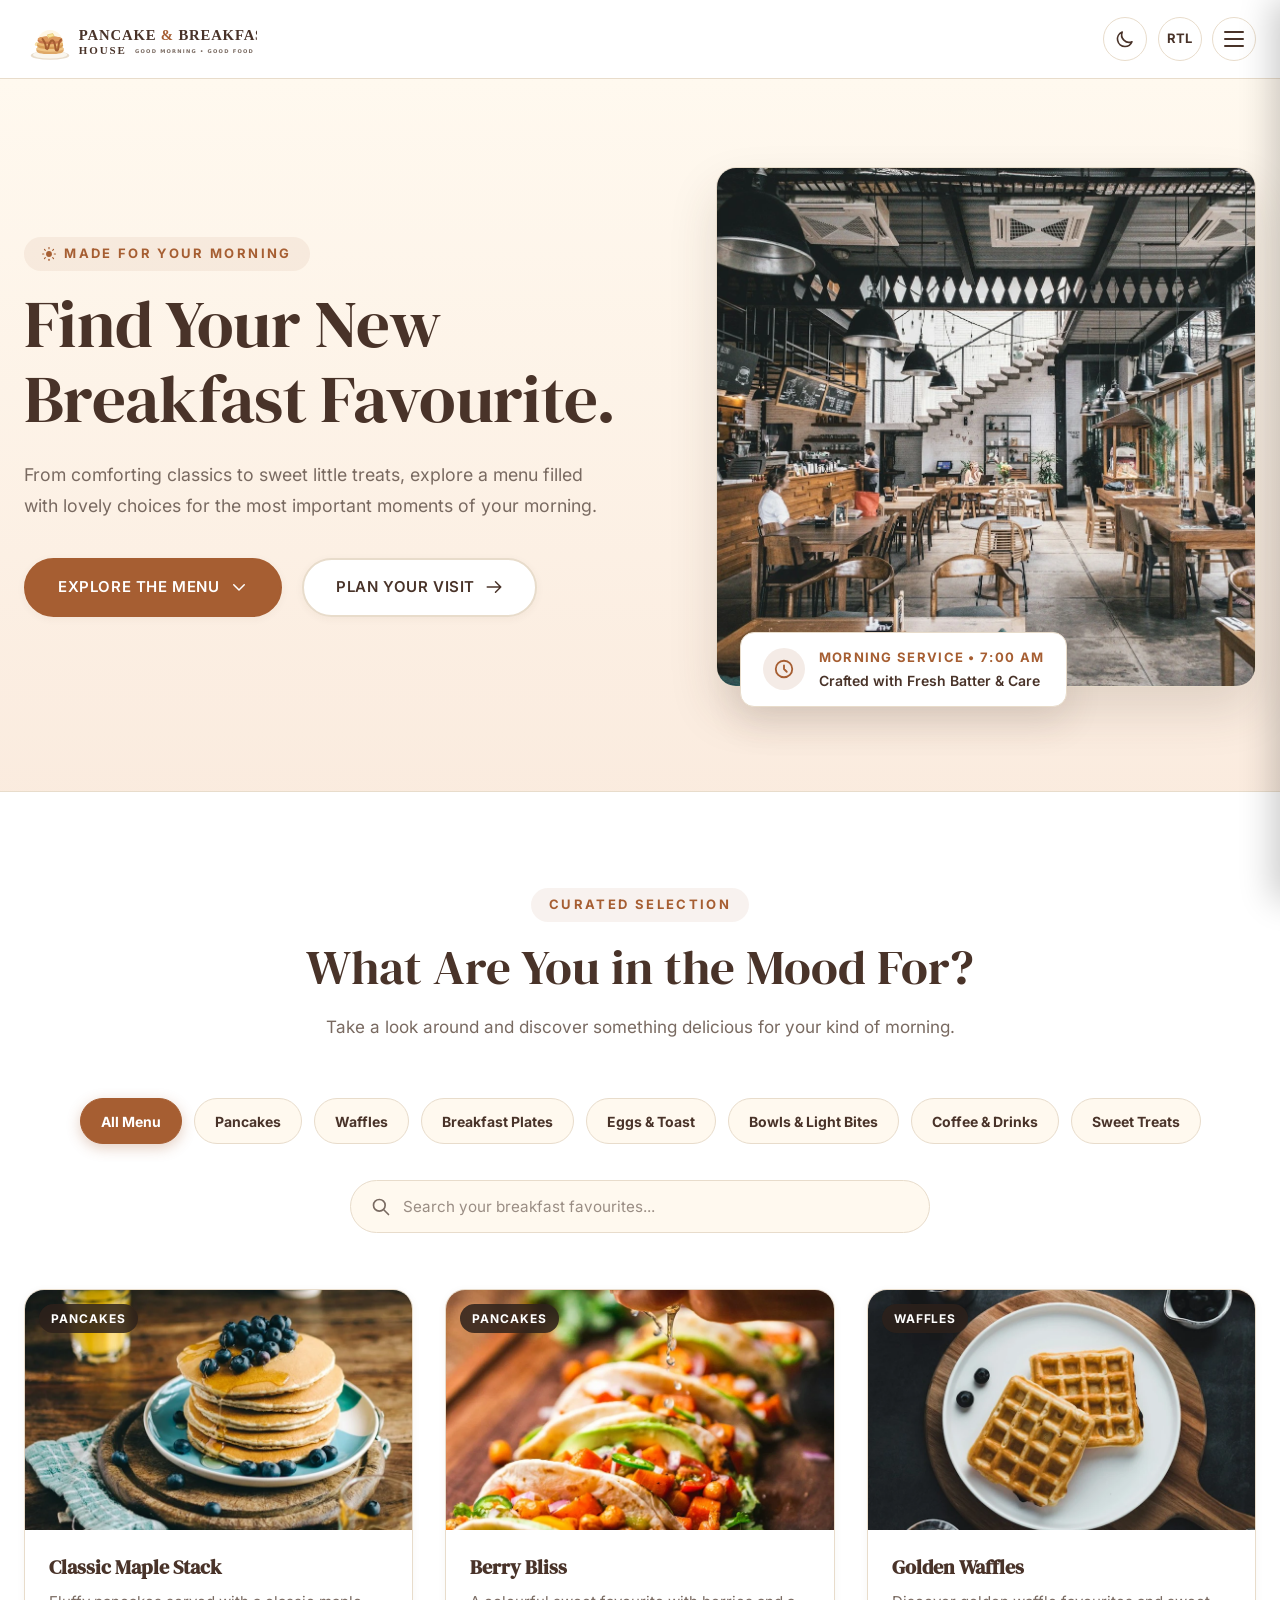
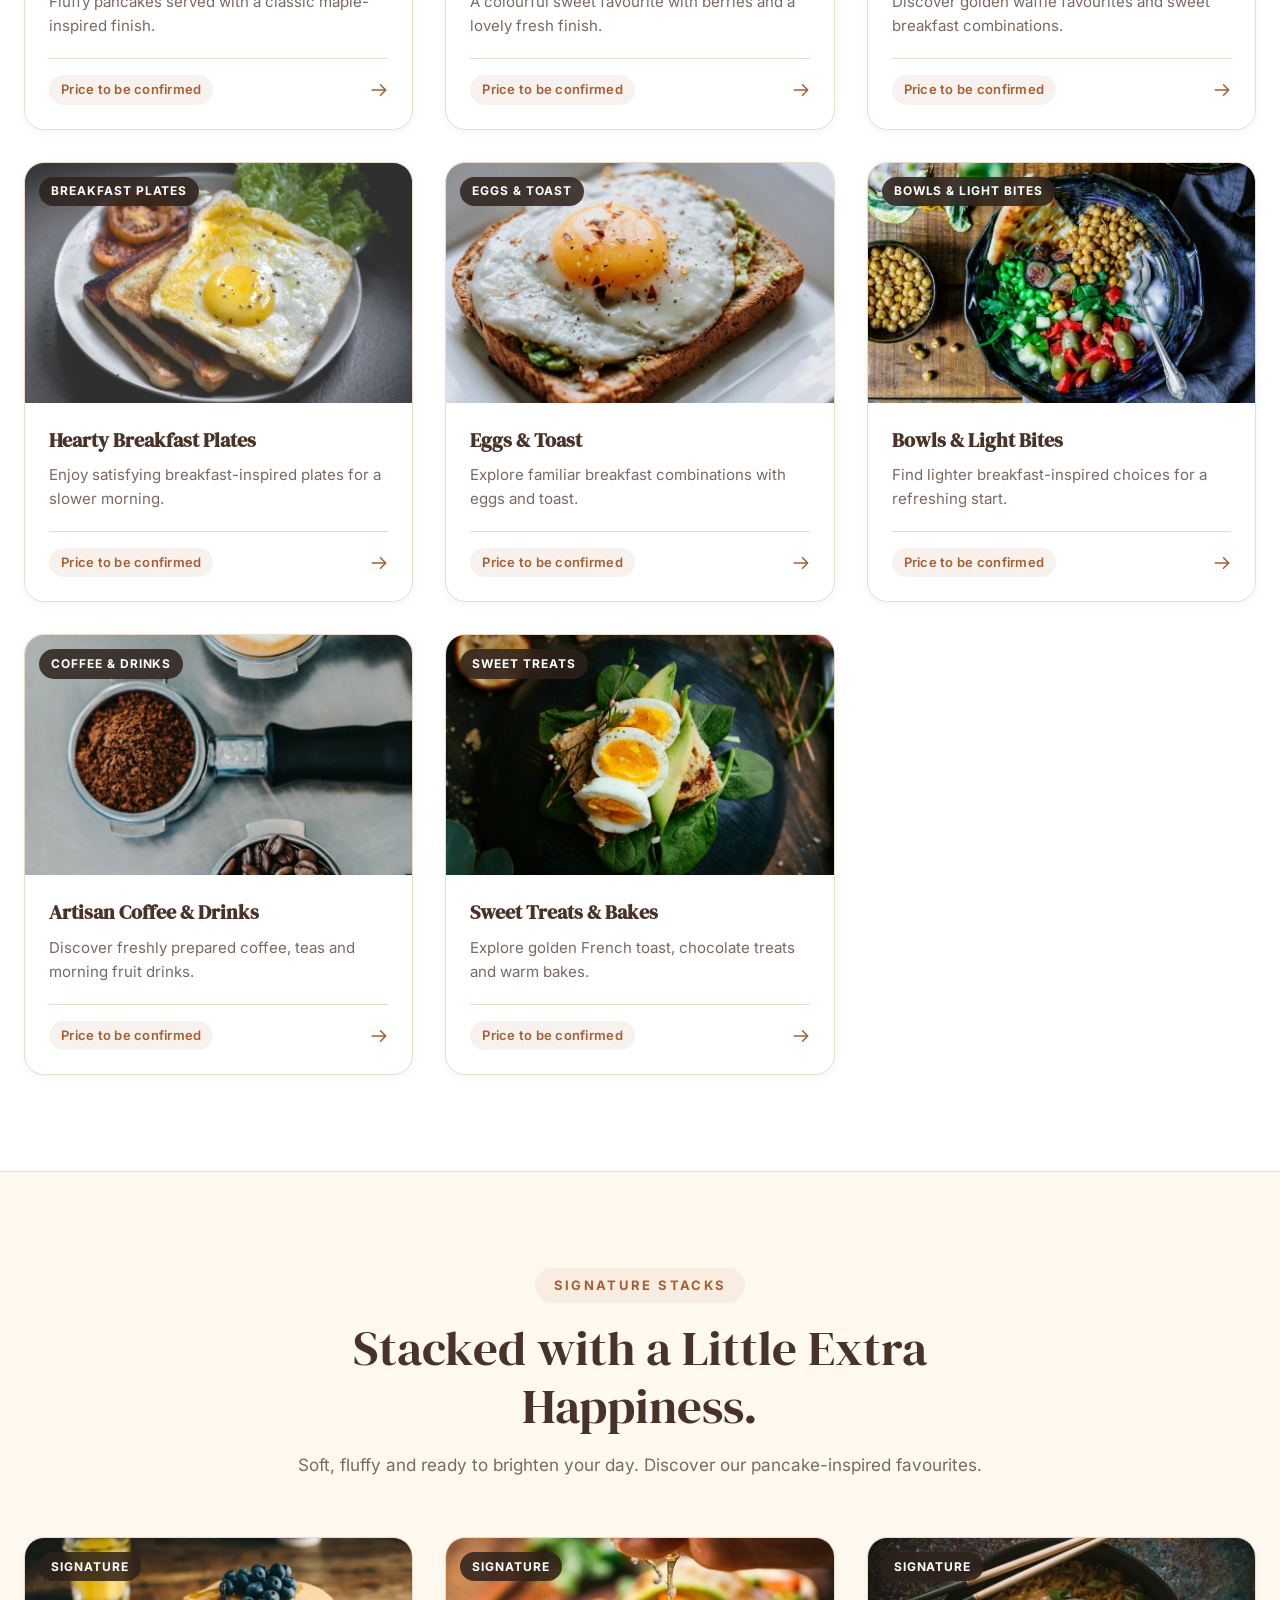
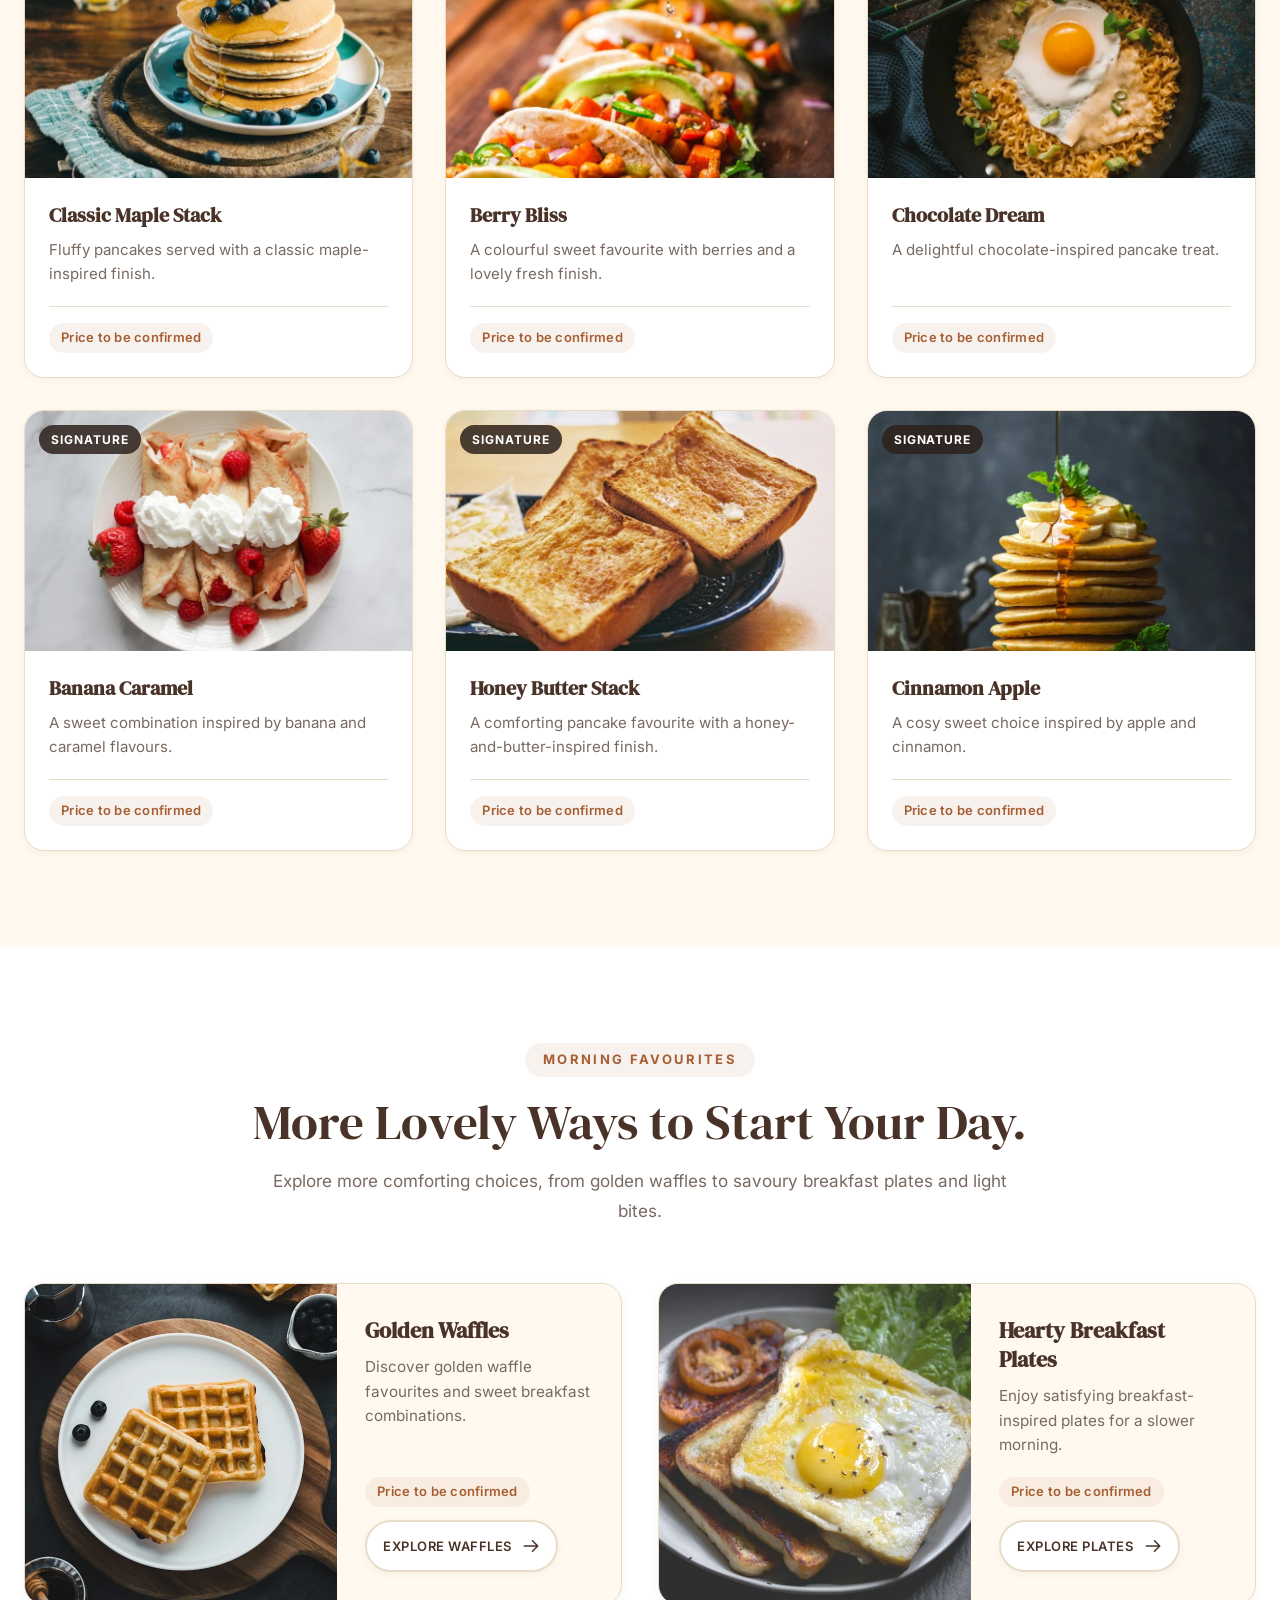
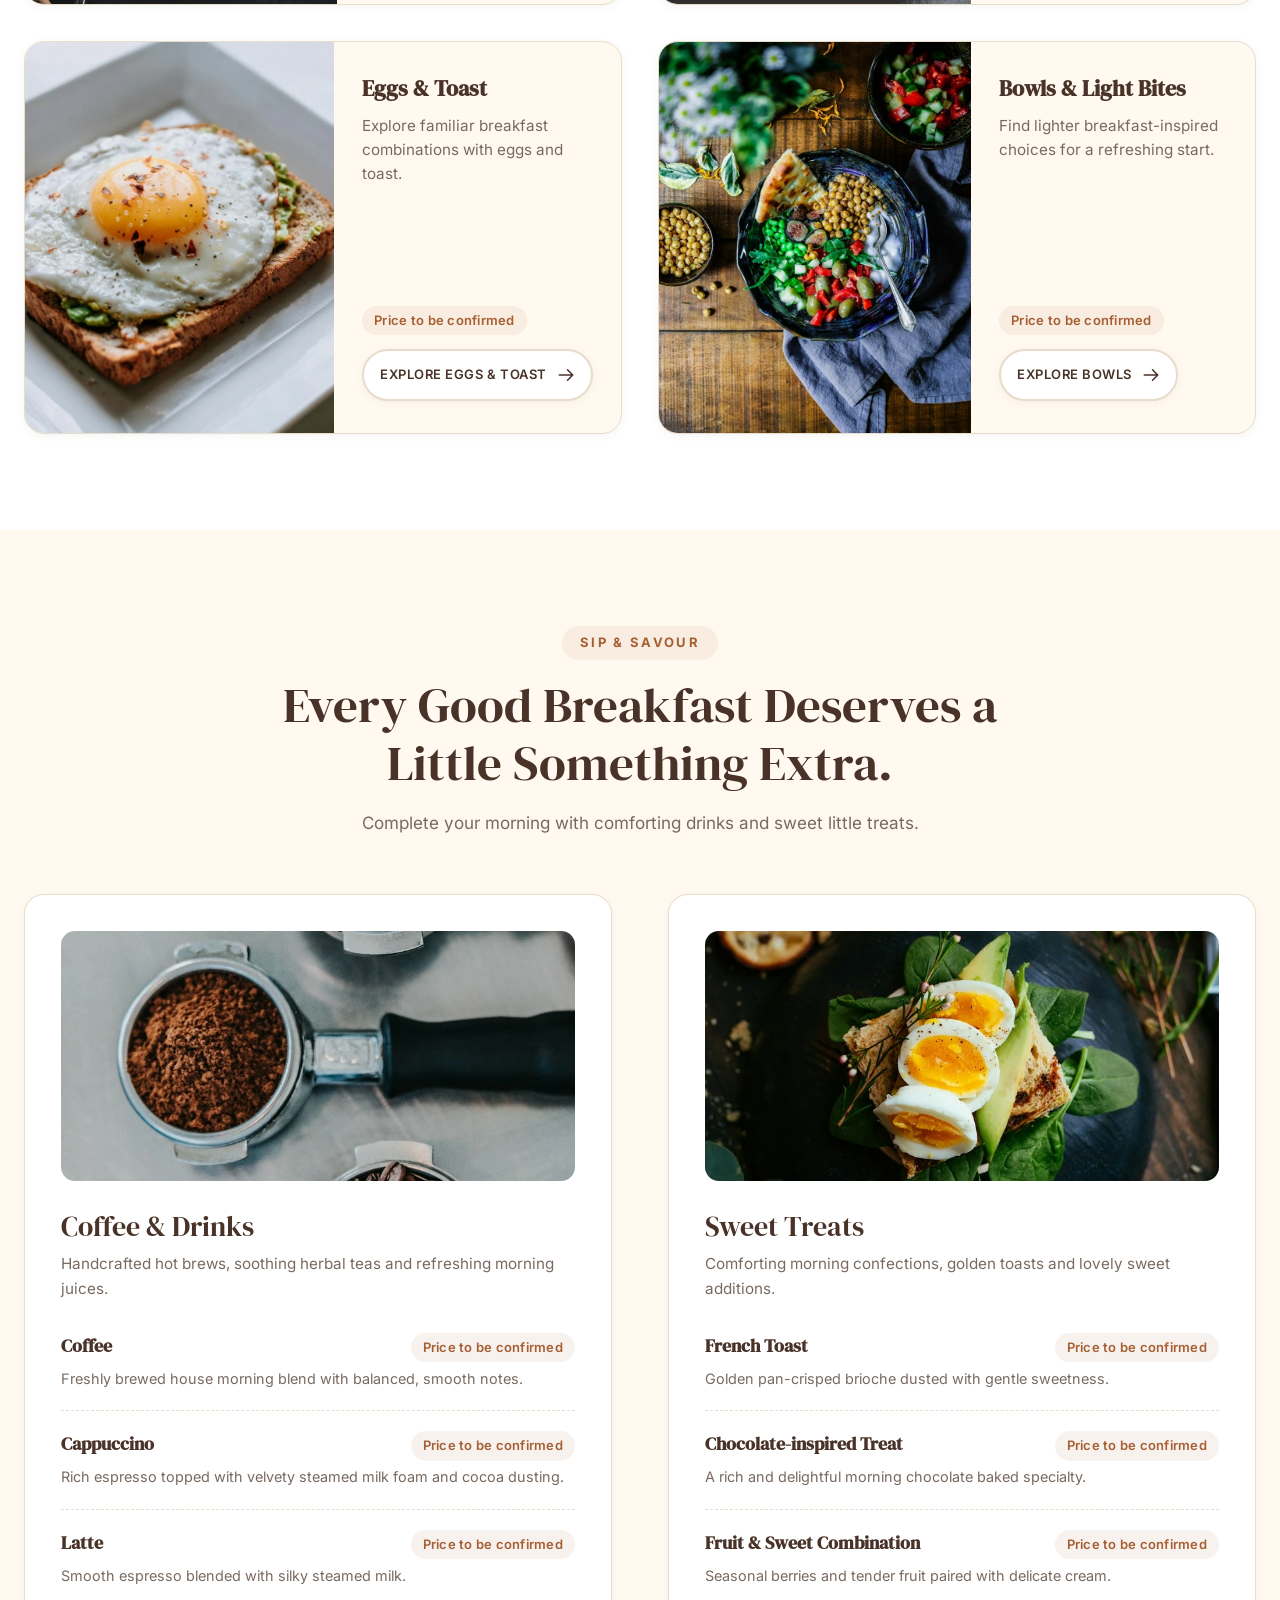
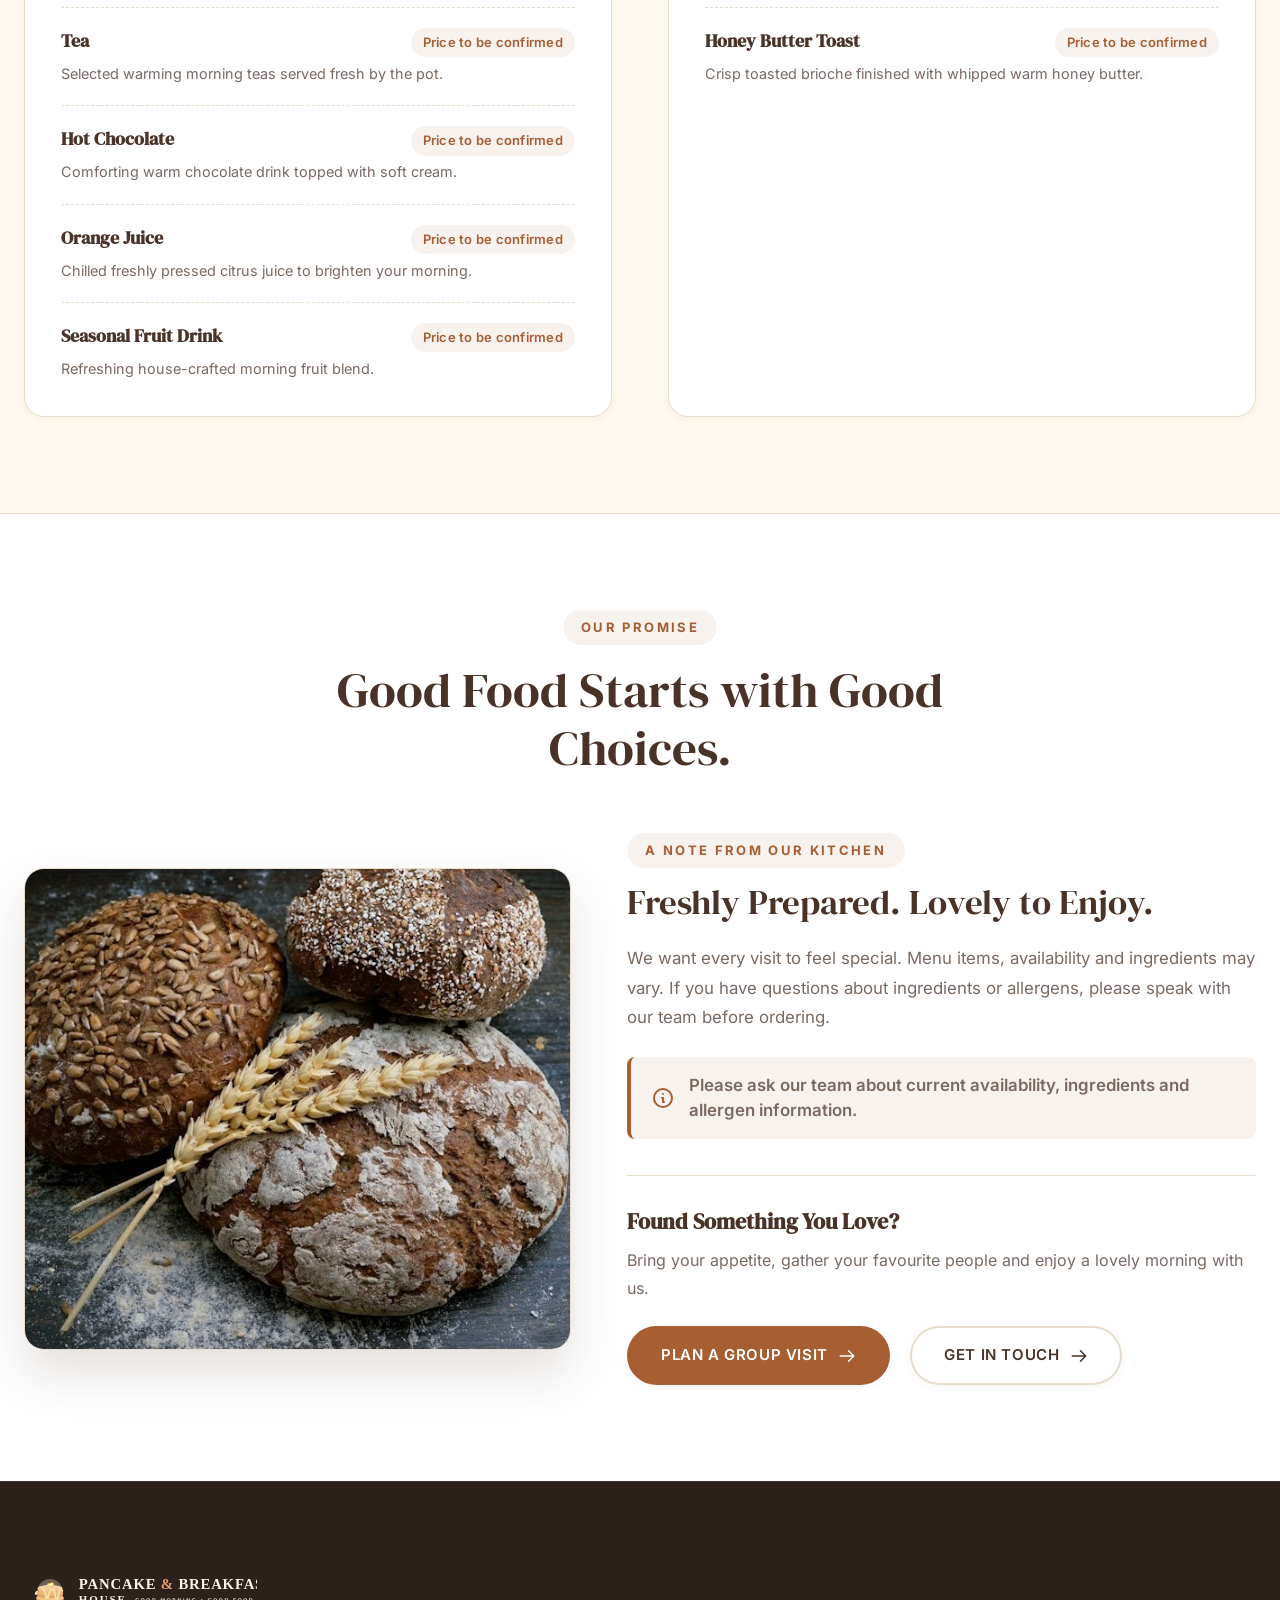
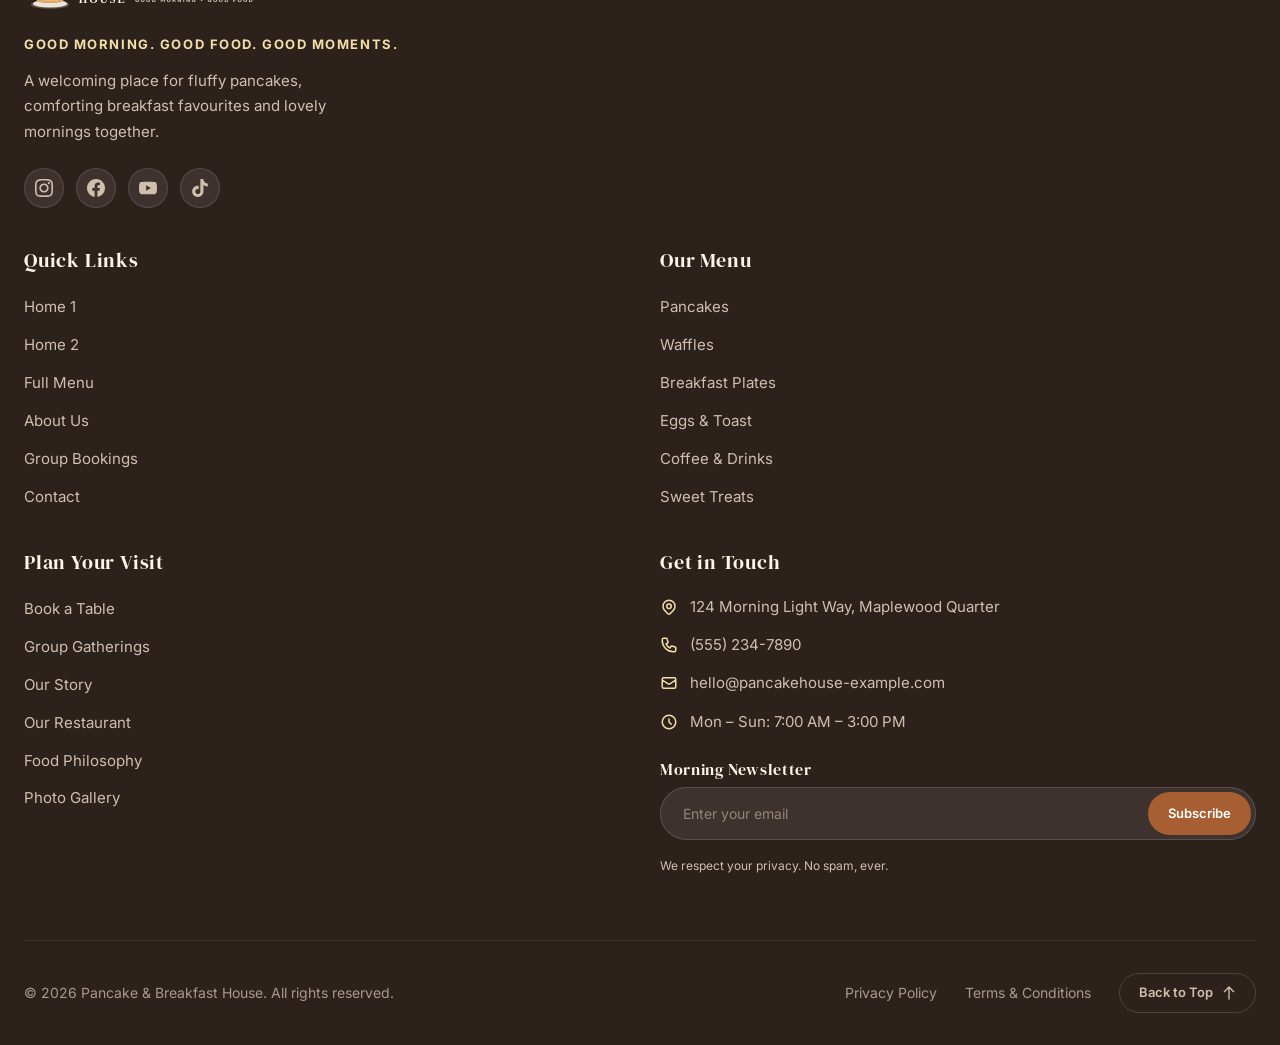
<file: menu.html>
<!DOCTYPE html>
<html lang="en" dir="ltr">
<head>
  <meta charset="UTF-8">
  <meta name="viewport" content="width=device-width, initial-scale=1.0">
  <title>Breakfast Menu | Pancake &amp; Breakfast House</title>
  <meta name="description" content="Explore the Pancake &amp; Breakfast House menu, featuring pancake favourites, waffles, breakfast plates, eggs and toast, coffee, drinks and sweet treats.">
  
  <!-- Open Graph -->
  <meta property="og:title" content="Breakfast Menu | Pancake &amp; Breakfast House">
  <meta property="og:description" content="Explore the Pancake &amp; Breakfast House menu, featuring pancake favourites, waffles, breakfast plates, eggs and toast, coffee, drinks and sweet treats.">
  <meta property="og:image" content="assets/images/menu/menu-hero.webp">
  <meta property="og:type" content="website">

  <!-- Favicon -->
  <link rel="icon" type="image/svg+xml" href="assets/images/brand/favicon.svg">

  <!-- Local Stylesheets -->
  <link rel="stylesheet" href="assets/css/bootstrap.min.css">
  <link rel="stylesheet" href="assets/css/tailwind.css">
  <link rel="stylesheet" href="assets/css/main.css">
  <link rel="stylesheet" href="assets/css/home.css">
  <link rel="stylesheet" href="assets/css/menu.css">
</head>
<body>
  <!-- Accessibility Skip Link -->
  <a href="#mainContent" class="skip-link">Skip to main content</a>

  <!-- ==========================================================================
       GLOBAL NAVBAR (Strictly identical across all 6 pages)
       ========================================================================== -->
  <header class="site-header" role="banner">
    <div class="site-navbar">
      <!-- Brand Logo Left -->
      <a href="index.html" class="navbar-brand" aria-label="Pancake &amp; Breakfast House Home">
        <img src="assets/images/brand/logo.svg" alt="Pancake &amp; Breakfast House" class="logo-light-mode" width="232" height="52">
        <img src="assets/images/brand/logo-white.svg" alt="Pancake &amp; Breakfast House" class="logo-dark-mode" width="232" height="52">
      </a>

      <!-- Desktop Navigation Center (1281px+) -->
      <nav class="navbar-nav-desktop" aria-label="Main Navigation">
        <!-- 1. HOME ▼ (Only Dropdown) -->
        <div class="nav-item-dropdown">
          <button type="button" class="nav-link dropdown-toggle" id="homeDropdown" aria-expanded="false" aria-haspopup="true">
            <span>Home</span>
            <svg class="dropdown-chevron" width="12" height="12" fill="none" stroke="currentColor" viewBox="0 0 24 24"><path stroke-linecap="round" stroke-linejoin="round" stroke-width="2.5" d="M19 9l-7 7-7-7"></path></svg>
          </button>
          <div class="dropdown-menu-custom" aria-labelledby="homeDropdown">
            <a href="index.html" class="dropdown-item-custom">
              <span class="dropdown-item-title">Home 1</span>
              <span class="dropdown-item-sub">The Breakfast Table</span>
            </a>
            <a href="home-2.html" class="dropdown-item-custom">
              <span class="dropdown-item-title">Home 2</span>
              <span class="dropdown-item-sub">Artisan Morning House</span>
            </a>
          </div>
        </div>

        <!-- 2. MENU -->
        <a href="menu.html" class="nav-link">Menu</a>

        <!-- 3. ABOUT -->
        <a href="about.html" class="nav-link">About</a>

        <!-- 4. GROUP BOOKINGS -->
        <a href="group-bookings.html" class="nav-link">Group Bookings</a>

        <!-- 5. CONTACT -->
        <a href="contact.html" class="nav-link">Contact</a>
      </nav>

      <!-- Desktop Actions Right (1281px+) -->
      <div class="navbar-actions-desktop">
        <!-- Dark Mode Toggle Button -->
        <button type="button" class="icon-toggle-btn theme-toggle-btn" aria-label="Toggle dark mode" title="Toggle dark mode">
          <svg class="theme-icon-use" fill="none" stroke="currentColor" viewBox="0 0 24 24">
            <path stroke-linecap="round" stroke-linejoin="round" stroke-width="2" d="M20.354 15.354A9 9 0 018.646 3.646 9.003 9.003 0 0012 21a9.003 9.003 0 008.354-5.646z"></path>
          </svg>
        </button>

        <!-- LTR / RTL Toggle Button -->
        <button type="button" class="icon-toggle-btn dir-toggle-btn" aria-label="Toggle text direction" title="Toggle RTL/LTR">
          <span class="dir-label-text" style="font-size: 0.8125rem; font-weight: 700;">RTL</span>
        </button>

        <!-- Desktop Primary CTA -->
        <a href="group-bookings.html#booking" class="btn-pb btn-pb-primary">
          <span>Book a Table</span>
          <svg fill="none" stroke="currentColor" viewBox="0 0 24 24">
            <path stroke-linecap="round" stroke-linejoin="round" stroke-width="2" d="M14 5l7 7m0 0l-7 7m7-7H3"></path>
          </svg>
        </a>
      </div>

      <!-- Mobile & Tablet Actions Right (<=1280px) -->
      <div class="navbar-actions-mobile">
        <!-- Dark Mode Mobile Button -->
        <button type="button" class="icon-toggle-btn theme-toggle-btn" aria-label="Toggle dark mode" title="Toggle dark mode">
          <svg class="theme-icon-use" fill="none" stroke="currentColor" viewBox="0 0 24 24">
            <path stroke-linecap="round" stroke-linejoin="round" stroke-width="2" d="M20.354 15.354A9 9 0 018.646 3.646 9.003 9.003 0 0012 21a9.003 9.003 0 008.354-5.646z"></path>
          </svg>
        </button>

        <!-- RTL/LTR Mobile Button -->
        <button type="button" class="icon-toggle-btn dir-toggle-btn" aria-label="Toggle text direction" title="Toggle RTL/LTR">
          <span class="dir-label-text" style="font-size: 0.8125rem; font-weight: 700;">RTL</span>
        </button>

        <!-- Hamburger Button -->
        <button type="button" class="hamburger-btn" id="hamburgerBtn" aria-label="Open mobile navigation menu" aria-expanded="false" aria-controls="mobileDrawer">
          <span></span>
          <span></span>
          <span></span>
        </button>
      </div>
    </div>
  </header>

  <!-- Mobile Drawer Backdrop -->
  <div class="mobile-drawer-backdrop" id="drawerBackdrop" aria-hidden="true"></div>

  <!-- Mobile & Tablet Off-Canvas Drawer (Strict: contains ALL navigation items, controls & CTA) -->
  <div class="mobile-drawer" id="mobileDrawer" role="dialog" aria-modal="true" aria-label="Mobile Navigation Menu">
    <div class="mobile-drawer-header">
      <a href="index.html" class="navbar-brand">
        <img src="assets/images/brand/logo.svg" alt="Pancake &amp; Breakfast House" class="logo-light-mode" width="180" height="42">
        <img src="assets/images/brand/logo-white.svg" alt="Pancake &amp; Breakfast House" class="logo-dark-mode" width="180" height="42">
      </a>
      <button type="button" class="drawer-close-btn" id="drawerCloseBtn" aria-label="Close menu">&times;</button>
    </div>

    <div class="mobile-drawer-body">
      <ul class="mobile-nav-list">
        <!-- 1. HOME ▼ (Only Dropdown) -->
        <li class="mobile-nav-item mobile-dropdown-item">
          <button type="button" class="mobile-nav-link mobile-dropdown-btn" id="mobileHomeDropdownBtn" aria-expanded="false" aria-controls="mobileHomeSubmenu">
            <span>Home</span>
            <svg class="dropdown-chevron" width="16" height="16" fill="none" stroke="currentColor" viewBox="0 0 24 24"><path stroke-linecap="round" stroke-linejoin="round" stroke-width="2.5" d="M19 9l-7 7-7-7"></path></svg>
          </button>
          <div class="mobile-submenu" id="mobileHomeSubmenu">
            <a href="index.html" class="mobile-sublink">
              <span>Home 1</span>
              <small>The Breakfast Table</small>
            </a>
            <a href="home-2.html" class="mobile-sublink">
              <span>Home 2</span>
              <small>Artisan Morning House</small>
            </a>
          </div>
        </li>

        <!-- 2. MENU -->
        <li class="mobile-nav-item">
          <a href="menu.html" class="mobile-nav-link">
            <span>Menu</span>
            <svg width="18" height="18" fill="none" stroke="currentColor" viewBox="0 0 24 24"><path stroke-linecap="round" stroke-linejoin="round" stroke-width="2" d="M9 5l7 7-7 7"></path></svg>
          </a>
        </li>

        <!-- 3. ABOUT -->
        <li class="mobile-nav-item">
          <a href="about.html" class="mobile-nav-link">
            <span>About</span>
            <svg width="18" height="18" fill="none" stroke="currentColor" viewBox="0 0 24 24"><path stroke-linecap="round" stroke-linejoin="round" stroke-width="2" d="M9 5l7 7-7 7"></path></svg>
          </a>
        </li>

        <!-- 4. GROUP BOOKINGS -->
        <li class="mobile-nav-item">
          <a href="group-bookings.html" class="mobile-nav-link">
            <span>Group Bookings</span>
            <svg width="18" height="18" fill="none" stroke="currentColor" viewBox="0 0 24 24"><path stroke-linecap="round" stroke-linejoin="round" stroke-width="2" d="M9 5l7 7-7 7"></path></svg>
          </a>
        </li>

        <!-- 5. CONTACT -->
        <li class="mobile-nav-item">
          <a href="contact.html" class="mobile-nav-link">
            <span>Contact</span>
            <svg width="18" height="18" fill="none" stroke="currentColor" viewBox="0 0 24 24"><path stroke-linecap="round" stroke-linejoin="round" stroke-width="2" d="M9 5l7 7-7 7"></path></svg>
          </a>
        </li>
      </ul>

      <div class="mobile-drawer-divider"></div>

      <!-- 6. Dark Mode & 7. LTR/RTL inside drawer -->
      <div class="mobile-drawer-toggles">
        <button type="button" class="drawer-toggle-btn theme-toggle-btn" aria-label="Toggle dark mode">
          <svg class="theme-icon-use" width="18" height="18" fill="none" stroke="currentColor" viewBox="0 0 24 24">
            <path stroke-linecap="round" stroke-linejoin="round" stroke-width="2" d="M20.354 15.354A9 9 0 018.646 3.646 9.003 9.003 0 0012 21a9.003 9.003 0 008.354-5.646z"></path>
          </svg>
          <span>Dark Mode</span>
        </button>

        <button type="button" class="drawer-toggle-btn dir-toggle-btn" aria-label="Toggle text direction">
          <span class="dir-label-text">RTL</span>
          <span>Direction</span>
        </button>
      </div>

      <div class="mobile-drawer-divider"></div>

      <!-- 8. BOOK A TABLE -->
      <div class="mobile-drawer-cta">
        <a href="group-bookings.html#booking" class="btn-pb btn-pb-primary">
          <span>Book a Table</span>
          <svg fill="none" stroke="currentColor" viewBox="0 0 24 24"><path stroke-linecap="round" stroke-linejoin="round" stroke-width="2" d="M14 5l7 7m0 0l-7 7m7-7H3"></path></svg>
        </a>
      </div>
    </div>
  </div>

  <!-- ==========================================================================
       MAIN CONTENT: EXACTLY 6 UNIQUE SECTIONS FOR MENU PAGE
       ========================================================================== -->
  <main id="mainContent">

    <!-- ==========================================================================
         SECTION 1 — UNIQUE MENU HERO
         ========================================================================== -->
    <section class="menu-section menu-hero" id="menu-hero">
      <div class="menu-container">
        <div class="menu-hero-grid">
          <!-- Left: Editorial Typography -->
          <div class="menu-hero-content">
            <div class="menu-eyebrow">
              <svg width="14" height="14" fill="currentColor" viewBox="0 0 24 24">
                <circle cx="12" cy="12" r="5"></circle>
                <line x1="12" y1="1" x2="12" y2="3" stroke="currentColor" stroke-width="2" stroke-linecap="round"></line>
                <line x1="12" y1="21" x2="12" y2="23" stroke="currentColor" stroke-width="2" stroke-linecap="round"></line>
                <line x1="4.22" y1="4.22" x2="5.64" y2="5.64" stroke="currentColor" stroke-width="2" stroke-linecap="round"></line>
                <line x1="18.36" y1="18.36" x2="19.78" y2="19.78" stroke="currentColor" stroke-width="2" stroke-linecap="round"></line>
                <line x1="1" y1="12" x2="3" y2="12" stroke="currentColor" stroke-width="2" stroke-linecap="round"></line>
                <line x1="21" y1="12" x2="23" y2="12" stroke="currentColor" stroke-width="2" stroke-linecap="round"></line>
                <line x1="4.22" y1="19.78" x2="5.64" y2="18.36" stroke="currentColor" stroke-width="2" stroke-linecap="round"></line>
                <line x1="18.36" y1="5.64" x2="19.78" y2="4.22" stroke="currentColor" stroke-width="2" stroke-linecap="round"></line>
              </svg>
              <span>Made for Your Morning</span>
            </div>

            <h1 class="menu-hero-title">Find Your New Breakfast Favourite.</h1>

            <p class="menu-hero-desc">
              From comforting classics to sweet little treats, explore a menu filled with lovely choices for the most important moments of your morning.
            </p>

            <div class="menu-hero-cta">
              <a href="#menu-collection" class="btn-pb btn-pb-primary">
                <span>Explore the Menu</span>
                <svg fill="none" stroke="currentColor" viewBox="0 0 24 24"><path stroke-linecap="round" stroke-linejoin="round" stroke-width="2" d="M19 9l-7 7-7-7"></path></svg>
              </a>
              <a href="group-bookings.html" class="btn-pb btn-pb-secondary">
                <span>Plan Your Visit</span>
                <svg fill="none" stroke="currentColor" viewBox="0 0 24 24"><path stroke-linecap="round" stroke-linejoin="round" stroke-width="2" d="M14 5l7 7m0 0l-7 7m7-7H3"></path></svg>
              </a>
            </div>
          </div>

          <!-- Right: Unique Chef Plating Photograph -->
          <div class="menu-hero-image-wrap">
            <img src="assets/images/menu/menu-hero.webp" alt="Chef carefully finishing a beautifully presented breakfast dish in restaurant kitchen" class="menu-hero-img" width="700" height="520" loading="eager">
            <div class="menu-hero-floating-badge">
              <div class="menu-hero-badge-icon">
                <svg width="22" height="22" fill="none" stroke="currentColor" viewBox="0 0 24 24">
                  <path stroke-linecap="round" stroke-linejoin="round" stroke-width="2" d="M12 8v4l3 3m6-3a9 9 0 11-18 0 9 9 0 0118 0z"></path>
                </svg>
              </div>
              <div>
                <div class="menu-hero-badge-title">Morning Service • 7:00 AM</div>
                <div class="menu-hero-badge-sub">Crafted with Fresh Batter &amp; Care</div>
              </div>
            </div>
          </div>
        </div>
      </div>
    </section>

    <!-- ==========================================================================
         SECTION 2 — EXPLORE OUR MENU CATEGORIES & FILTER HUB
         Anchor: id="menu-collection"
         ========================================================================== -->
    <section class="menu-section menu-filter-section" id="menu-collection">
      <div class="menu-container">
        <div class="menu-header">
          <span class="menu-eyebrow">Curated Selection</span>
          <h2 class="menu-title">What Are You in the Mood For?</h2>
          <p class="menu-desc">Take a look around and discover something delicious for your kind of morning.</p>
        </div>

        <!-- Category Filter Buttons (8 Categories) -->
        <div class="menu-filter-bar" role="toolbar" aria-label="Menu categories filter">
          <button type="button" class="menu-filter-btn active" data-filter="all" aria-pressed="true">All Menu</button>
          <button type="button" class="menu-filter-btn" data-filter="pancakes" aria-pressed="false">Pancakes</button>
          <button type="button" class="menu-filter-btn" data-filter="waffles" aria-pressed="false">Waffles</button>
          <button type="button" class="menu-filter-btn" data-filter="breakfast-plates" aria-pressed="false">Breakfast Plates</button>
          <button type="button" class="menu-filter-btn" data-filter="eggs-toast" aria-pressed="false">Eggs &amp; Toast</button>
          <button type="button" class="menu-filter-btn" data-filter="bowls-light-bites" aria-pressed="false">Bowls &amp; Light Bites</button>
          <button type="button" class="menu-filter-btn" data-filter="coffee-drinks" aria-pressed="false">Coffee &amp; Drinks</button>
          <button type="button" class="menu-filter-btn" data-filter="sweet-treats" aria-pressed="false">Sweet Treats</button>
        </div>

        <!-- Search Input -->
        <div class="menu-search-wrapper">
          <div class="menu-search-box">
            <svg class="menu-search-icon" fill="none" stroke="currentColor" viewBox="0 0 24 24">
              <path stroke-linecap="round" stroke-linejoin="round" stroke-width="2" d="M21 21l-6-6m2-5a7 7 0 11-14 0 7 7 0 0114 0z"></path>
            </svg>
            <input type="search" id="menuSearchInput" class="menu-search-input" placeholder="Search your breakfast favourites..." aria-label="Search breakfast menu">
            <button type="button" class="menu-search-clear-btn" id="menuSearchClear" aria-label="Clear search">
              <svg width="16" height="16" fill="none" stroke="currentColor" viewBox="0 0 24 24"><path stroke-linecap="round" stroke-linejoin="round" stroke-width="2" d="M6 18L18 6M6 6l12 12"></path></svg>
            </button>
          </div>
        </div>

        <!-- Empty State Container -->
        <div class="menu-empty-state" id="menuEmptyState" role="status">
          <svg class="menu-empty-icon" fill="none" stroke="currentColor" viewBox="0 0 24 24">
            <path stroke-linecap="round" stroke-linejoin="round" stroke-width="2" d="M9.172 16.172a4 4 0 015.656 0M9 10h.01M15 10h.01M21 12a9 9 0 11-18 0 9 9 0 0118 0z"></path>
          </svg>
          <h3 class="menu-empty-title">No Favourites Found</h3>
          <p class="menu-empty-desc">We couldn't find any dishes matching your search. Try another keyword or browse our full collection.</p>
          <button type="button" class="btn-pb btn-pb-secondary" id="menuEmptyResetBtn">Reset Filters</button>
        </div>

        <!-- Interactive Filtered Cards Grid -->
        <div class="menu-interactive-grid" id="menuInteractiveGrid">
          <!-- Card: Classic Maple Stack -->
          <article class="menu-item-card menu-filter-target" data-category="pancakes">
            <div class="menu-item-image-wrap">
              <img src="assets/images/menu/classic-maple.webp" alt="Classic Maple Stack pancakes" class="menu-item-img" width="400" height="240" loading="lazy">
              <span class="menu-item-category-badge">Pancakes</span>
            </div>
            <div class="menu-item-body">
              <div class="menu-item-title-row">
                <h3 class="menu-item-title">Classic Maple Stack</h3>
              </div>
              <p class="menu-item-desc">Fluffy pancakes served with a classic maple-inspired finish.</p>
              <div class="menu-item-footer">
                <span class="menu-price-tag">Price to be confirmed</span>
                <a href="#pancakes" class="menu-explore-link" aria-label="View pancakes details">
                  <svg width="18" height="18" fill="none" stroke="currentColor" viewBox="0 0 24 24"><path stroke-linecap="round" stroke-linejoin="round" stroke-width="2" d="M14 5l7 7m0 0l-7 7m7-7H3"></path></svg>
                </a>
              </div>
            </div>
          </article>

          <!-- Card: Berry Bliss -->
          <article class="menu-item-card menu-filter-target" data-category="pancakes">
            <div class="menu-item-image-wrap">
              <img src="assets/images/menu/berry-bliss.webp" alt="Berry Bliss sweet pancake dish" class="menu-item-img" width="400" height="240" loading="lazy">
              <span class="menu-item-category-badge">Pancakes</span>
            </div>
            <div class="menu-item-body">
              <div class="menu-item-title-row">
                <h3 class="menu-item-title">Berry Bliss</h3>
              </div>
              <p class="menu-item-desc">A colourful sweet favourite with berries and a lovely fresh finish.</p>
              <div class="menu-item-footer">
                <span class="menu-price-tag">Price to be confirmed</span>
                <a href="#pancakes" class="menu-explore-link" aria-label="View pancakes details">
                  <svg width="18" height="18" fill="none" stroke="currentColor" viewBox="0 0 24 24"><path stroke-linecap="round" stroke-linejoin="round" stroke-width="2" d="M14 5l7 7m0 0l-7 7m7-7H3"></path></svg>
                </a>
              </div>
            </div>
          </article>

          <!-- Card: Golden Waffles -->
          <article class="menu-item-card menu-filter-target" data-category="waffles">
            <div class="menu-item-image-wrap">
              <img src="assets/images/menu/golden-waffles.webp" alt="Golden Waffles with fresh berries and maple syrup" class="menu-item-img" width="400" height="240" loading="lazy">
              <span class="menu-item-category-badge">Waffles</span>
            </div>
            <div class="menu-item-body">
              <div class="menu-item-title-row">
                <h3 class="menu-item-title">Golden Waffles</h3>
              </div>
              <p class="menu-item-desc">Discover golden waffle favourites and sweet breakfast combinations.</p>
              <div class="menu-item-footer">
                <span class="menu-price-tag">Price to be confirmed</span>
                <a href="#waffles" class="menu-explore-link" aria-label="View waffles details">
                  <svg width="18" height="18" fill="none" stroke="currentColor" viewBox="0 0 24 24"><path stroke-linecap="round" stroke-linejoin="round" stroke-width="2" d="M14 5l7 7m0 0l-7 7m7-7H3"></path></svg>
                </a>
              </div>
            </div>
          </article>

          <!-- Card: Hearty Breakfast Plates -->
          <article class="menu-item-card menu-filter-target" data-category="breakfast-plates">
            <div class="menu-item-image-wrap">
              <img src="assets/images/menu/hearty-plates.webp" alt="Hearty breakfast plate with eggs, toast and accompaniments" class="menu-item-img" width="400" height="240" loading="lazy">
              <span class="menu-item-category-badge">Breakfast Plates</span>
            </div>
            <div class="menu-item-body">
              <div class="menu-item-title-row">
                <h3 class="menu-item-title">Hearty Breakfast Plates</h3>
              </div>
              <p class="menu-item-desc">Enjoy satisfying breakfast-inspired plates for a slower morning.</p>
              <div class="menu-item-footer">
                <span class="menu-price-tag">Price to be confirmed</span>
                <a href="#breakfast-plates" class="menu-explore-link" aria-label="View breakfast plates details">
                  <svg width="18" height="18" fill="none" stroke="currentColor" viewBox="0 0 24 24"><path stroke-linecap="round" stroke-linejoin="round" stroke-width="2" d="M14 5l7 7m0 0l-7 7m7-7H3"></path></svg>
                </a>
              </div>
            </div>
          </article>

          <!-- Card: Eggs & Toast -->
          <article class="menu-item-card menu-filter-target" data-category="eggs-toast">
            <div class="menu-item-image-wrap">
              <img src="assets/images/menu/eggs-toast.webp" alt="Fresh eggs and sourdough toast" class="menu-item-img" width="400" height="240" loading="lazy">
              <span class="menu-item-category-badge">Eggs &amp; Toast</span>
            </div>
            <div class="menu-item-body">
              <div class="menu-item-title-row">
                <h3 class="menu-item-title">Eggs &amp; Toast</h3>
              </div>
              <p class="menu-item-desc">Explore familiar breakfast combinations with eggs and toast.</p>
              <div class="menu-item-footer">
                <span class="menu-price-tag">Price to be confirmed</span>
                <a href="#eggs-toast" class="menu-explore-link" aria-label="View eggs and toast details">
                  <svg width="18" height="18" fill="none" stroke="currentColor" viewBox="0 0 24 24"><path stroke-linecap="round" stroke-linejoin="round" stroke-width="2" d="M14 5l7 7m0 0l-7 7m7-7H3"></path></svg>
                </a>
              </div>
            </div>
          </article>

          <!-- Card: Bowls & Light Bites -->
          <article class="menu-item-card menu-filter-target" data-category="bowls-light-bites">
            <div class="menu-item-image-wrap">
              <img src="assets/images/menu/light-bowls.webp" alt="Light breakfast bowl with yogurt, granola and fresh fruit" class="menu-item-img" width="400" height="240" loading="lazy">
              <span class="menu-item-category-badge">Bowls &amp; Light Bites</span>
            </div>
            <div class="menu-item-body">
              <div class="menu-item-title-row">
                <h3 class="menu-item-title">Bowls &amp; Light Bites</h3>
              </div>
              <p class="menu-item-desc">Find lighter breakfast-inspired choices for a refreshing start.</p>
              <div class="menu-item-footer">
                <span class="menu-price-tag">Price to be confirmed</span>
                <a href="#bowls-light-bites" class="menu-explore-link" aria-label="View bowls details">
                  <svg width="18" height="18" fill="none" stroke="currentColor" viewBox="0 0 24 24"><path stroke-linecap="round" stroke-linejoin="round" stroke-width="2" d="M14 5l7 7m0 0l-7 7m7-7H3"></path></svg>
                </a>
              </div>
            </div>
          </article>

          <!-- Card: Coffee & Drinks -->
          <article class="menu-item-card menu-filter-target" data-category="coffee-drinks">
            <div class="menu-item-image-wrap">
              <img src="assets/images/menu/coffee-drinks.webp" alt="Barista crafted morning coffee and drinks" class="menu-item-img" width="400" height="240" loading="lazy">
              <span class="menu-item-category-badge">Coffee &amp; Drinks</span>
            </div>
            <div class="menu-item-body">
              <div class="menu-item-title-row">
                <h3 class="menu-item-title">Artisan Coffee &amp; Drinks</h3>
              </div>
              <p class="menu-item-desc">Discover freshly prepared coffee, teas and morning fruit drinks.</p>
              <div class="menu-item-footer">
                <span class="menu-price-tag">Price to be confirmed</span>
                <a href="#coffee-drinks" class="menu-explore-link" aria-label="View coffee drinks details">
                  <svg width="18" height="18" fill="none" stroke="currentColor" viewBox="0 0 24 24"><path stroke-linecap="round" stroke-linejoin="round" stroke-width="2" d="M14 5l7 7m0 0l-7 7m7-7H3"></path></svg>
                </a>
              </div>
            </div>
          </article>

          <!-- Card: Sweet Treats -->
          <article class="menu-item-card menu-filter-target" data-category="sweet-treats">
            <div class="menu-item-image-wrap">
              <img src="assets/images/menu/sweet-treats.webp" alt="French toast and sweet breakfast treats" class="menu-item-img" width="400" height="240" loading="lazy">
              <span class="menu-item-category-badge">Sweet Treats</span>
            </div>
            <div class="menu-item-body">
              <div class="menu-item-title-row">
                <h3 class="menu-item-title">Sweet Treats &amp; Bakes</h3>
              </div>
              <p class="menu-item-desc">Explore golden French toast, chocolate treats and warm bakes.</p>
              <div class="menu-item-footer">
                <span class="menu-price-tag">Price to be confirmed</span>
                <a href="#sweet-treats" class="menu-explore-link" aria-label="View sweet treats details">
                  <svg width="18" height="18" fill="none" stroke="currentColor" viewBox="0 0 24 24"><path stroke-linecap="round" stroke-linejoin="round" stroke-width="2" d="M14 5l7 7m0 0l-7 7m7-7H3"></path></svg>
                </a>
              </div>
            </div>
          </article>
        </div>
      </div>
    </section>

    <!-- ==========================================================================
         SECTION 3 — OUR SIGNATURE PANCAKES
         Anchor: id="pancakes"
         ========================================================================== -->
    <section class="menu-section menu-pancakes-section" id="pancakes">
      <div class="menu-container">
        <div class="menu-header">
          <span class="menu-eyebrow">Signature Stacks</span>
          <h2 class="menu-title">Stacked with a Little Extra Happiness.</h2>
          <p class="menu-desc">Soft, fluffy and ready to brighten your day. Discover our pancake-inspired favourites.</p>
        </div>

        <div class="menu-pancakes-grid">
          <!-- Item 1: Classic Maple Stack -->
          <article class="menu-item-card">
            <div class="menu-item-image-wrap">
              <img src="assets/images/menu/classic-maple.webp" alt="Classic Maple Stack with butter and dripping maple syrup" class="menu-item-img" width="400" height="240" loading="lazy">
              <span class="menu-item-category-badge">Signature</span>
            </div>
            <div class="menu-item-body">
              <div class="menu-item-title-row">
                <h3 class="menu-item-title">Classic Maple Stack</h3>
              </div>
              <p class="menu-item-desc">Fluffy pancakes served with a classic maple-inspired finish.</p>
              <div class="menu-item-footer">
                <span class="menu-price-tag">Price to be confirmed</span>
              </div>
            </div>
          </article>

          <!-- Item 2: Berry Bliss -->
          <article class="menu-item-card">
            <div class="menu-item-image-wrap">
              <img src="assets/images/menu/berry-bliss.webp" alt="Berry Bliss pancake stack with fresh seasonal berries" class="menu-item-img" width="400" height="240" loading="lazy">
              <span class="menu-item-category-badge">Signature</span>
            </div>
            <div class="menu-item-body">
              <div class="menu-item-title-row">
                <h3 class="menu-item-title">Berry Bliss</h3>
              </div>
              <p class="menu-item-desc">A colourful sweet favourite with berries and a lovely fresh finish.</p>
              <div class="menu-item-footer">
                <span class="menu-price-tag">Price to be confirmed</span>
              </div>
            </div>
          </article>

          <!-- Item 3: Chocolate Dream -->
          <article class="menu-item-card">
            <div class="menu-item-image-wrap">
              <img src="assets/images/menu/chocolate-dream.webp" alt="Chocolate Dream pancakes with chocolate ganache and shavings" class="menu-item-img" width="400" height="240" loading="lazy">
              <span class="menu-item-category-badge">Signature</span>
            </div>
            <div class="menu-item-body">
              <div class="menu-item-title-row">
                <h3 class="menu-item-title">Chocolate Dream</h3>
              </div>
              <p class="menu-item-desc">A delightful chocolate-inspired pancake treat.</p>
              <div class="menu-item-footer">
                <span class="menu-price-tag">Price to be confirmed</span>
              </div>
            </div>
          </article>

          <!-- Item 4: Banana Caramel -->
          <article class="menu-item-card">
            <div class="menu-item-image-wrap">
              <img src="assets/images/menu/banana-caramel.webp" alt="Banana Caramel pancakes with caramelized banana slices" class="menu-item-img" width="400" height="240" loading="lazy">
              <span class="menu-item-category-badge">Signature</span>
            </div>
            <div class="menu-item-body">
              <div class="menu-item-title-row">
                <h3 class="menu-item-title">Banana Caramel</h3>
              </div>
              <p class="menu-item-desc">A sweet combination inspired by banana and caramel flavours.</p>
              <div class="menu-item-footer">
                <span class="menu-price-tag">Price to be confirmed</span>
              </div>
            </div>
          </article>

          <!-- Item 5: Honey Butter Stack -->
          <article class="menu-item-card">
            <div class="menu-item-image-wrap">
              <img src="assets/images/menu/honey-butter.webp" alt="Honey Butter Stack with melting whipped honey butter" class="menu-item-img" width="400" height="240" loading="lazy">
              <span class="menu-item-category-badge">Signature</span>
            </div>
            <div class="menu-item-body">
              <div class="menu-item-title-row">
                <h3 class="menu-item-title">Honey Butter Stack</h3>
              </div>
              <p class="menu-item-desc">A comforting pancake favourite with a honey-and-butter-inspired finish.</p>
              <div class="menu-item-footer">
                <span class="menu-price-tag">Price to be confirmed</span>
              </div>
            </div>
          </article>

          <!-- Item 6: Cinnamon Apple -->
          <article class="menu-item-card">
            <div class="menu-item-image-wrap">
              <img src="assets/images/menu/cinnamon-apple.webp" alt="Cinnamon Apple pancakes with spiced stewed apples" class="menu-item-img" width="400" height="240" loading="lazy">
              <span class="menu-item-category-badge">Signature</span>
            </div>
            <div class="menu-item-body">
              <div class="menu-item-title-row">
                <h3 class="menu-item-title">Cinnamon Apple</h3>
              </div>
              <p class="menu-item-desc">A cosy sweet choice inspired by apple and cinnamon.</p>
              <div class="menu-item-footer">
                <span class="menu-price-tag">Price to be confirmed</span>
              </div>
            </div>
          </article>
        </div>
      </div>
    </section>

    <!-- ==========================================================================
         SECTION 4 — BEYOND THE PANCAKES (4 Category Feature Panels)
         Anchor: id="waffles"
         Sub-anchors: id="breakfast-plates", id="eggs-toast", id="bowls-light-bites"
         ========================================================================== -->
    <section class="menu-section menu-beyond-section" id="waffles">
      <div class="menu-container">
        <div class="menu-header">
          <span class="menu-eyebrow">Morning Favourites</span>
          <h2 class="menu-title">More Lovely Ways to Start Your Day.</h2>
          <p class="menu-desc">Explore more comforting choices, from golden waffles to savoury breakfast plates and light bites.</p>
        </div>

        <div class="menu-beyond-grid">
          <!-- Category 1: Golden Waffles -->
          <article class="menu-beyond-card">
            <div class="menu-beyond-image-wrap">
              <img src="assets/images/menu/golden-waffles.webp" alt="Golden Waffles with Belgian malted batter and strawberries" class="menu-beyond-img" width="400" height="300" loading="lazy">
            </div>
            <div class="menu-beyond-body">
              <h3 class="menu-beyond-card-title">Golden Waffles</h3>
              <p class="menu-beyond-card-desc">Discover golden waffle favourites and sweet breakfast combinations.</p>
              <div class="menu-beyond-card-action">
                <span class="menu-price-tag" style="margin-bottom: 0.85rem;">Price to be confirmed</span>
                <div>
                  <a href="#menu-collection" class="btn-pb btn-pb-secondary" style="font-size: 0.8125rem; padding: 0.5rem 1rem;">
                    <span>Explore Waffles</span>
                    <svg fill="none" stroke="currentColor" viewBox="0 0 24 24"><path stroke-linecap="round" stroke-linejoin="round" stroke-width="2" d="M14 5l7 7m0 0l-7 7m7-7H3"></path></svg>
                  </a>
                </div>
              </div>
            </div>
          </article>

          <!-- Category 2: Hearty Breakfast Plates -->
          <article class="menu-beyond-card" id="breakfast-plates">
            <div class="menu-beyond-image-wrap">
              <img src="assets/images/menu/hearty-plates.webp" alt="Hearty breakfast plate with eggs, sausage, and toasted bread" class="menu-beyond-img" width="400" height="300" loading="lazy">
            </div>
            <div class="menu-beyond-body">
              <h3 class="menu-beyond-card-title">Hearty Breakfast Plates</h3>
              <p class="menu-beyond-card-desc">Enjoy satisfying breakfast-inspired plates for a slower morning.</p>
              <div class="menu-beyond-card-action">
                <span class="menu-price-tag" style="margin-bottom: 0.85rem;">Price to be confirmed</span>
                <div>
                  <a href="#menu-collection" class="btn-pb btn-pb-secondary" style="font-size: 0.8125rem; padding: 0.5rem 1rem;">
                    <span>Explore Plates</span>
                    <svg fill="none" stroke="currentColor" viewBox="0 0 24 24"><path stroke-linecap="round" stroke-linejoin="round" stroke-width="2" d="M14 5l7 7m0 0l-7 7m7-7H3"></path></svg>
                  </a>
                </div>
              </div>
            </div>
          </article>

          <!-- Category 3: Eggs & Toast -->
          <article class="menu-beyond-card" id="eggs-toast">
            <div class="menu-beyond-image-wrap">
              <img src="assets/images/menu/eggs-toast.webp" alt="Poached eggs with sliced avocado and toasted sourdough bread" class="menu-beyond-img" width="400" height="300" loading="lazy">
            </div>
            <div class="menu-beyond-body">
              <h3 class="menu-beyond-card-title">Eggs &amp; Toast</h3>
              <p class="menu-beyond-card-desc">Explore familiar breakfast combinations with eggs and toast.</p>
              <div class="menu-beyond-card-action">
                <span class="menu-price-tag" style="margin-bottom: 0.85rem;">Price to be confirmed</span>
                <div>
                  <a href="#menu-collection" class="btn-pb btn-pb-secondary" style="font-size: 0.8125rem; padding: 0.5rem 1rem;">
                    <span>Explore Eggs &amp; Toast</span>
                    <svg fill="none" stroke="currentColor" viewBox="0 0 24 24"><path stroke-linecap="round" stroke-linejoin="round" stroke-width="2" d="M14 5l7 7m0 0l-7 7m7-7H3"></path></svg>
                  </a>
                </div>
              </div>
            </div>
          </article>

          <!-- Category 4: Bowls & Light Bites -->
          <article class="menu-beyond-card" id="bowls-light-bites">
            <div class="menu-beyond-image-wrap">
              <img src="assets/images/menu/light-bowls.webp" alt="Light breakfast yogurt bowl with fresh berries and granola" class="menu-beyond-img" width="400" height="300" loading="lazy">
            </div>
            <div class="menu-beyond-body">
              <h3 class="menu-beyond-card-title">Bowls &amp; Light Bites</h3>
              <p class="menu-beyond-card-desc">Find lighter breakfast-inspired choices for a refreshing start.</p>
              <div class="menu-beyond-card-action">
                <span class="menu-price-tag" style="margin-bottom: 0.85rem;">Price to be confirmed</span>
                <div>
                  <a href="#menu-collection" class="btn-pb btn-pb-secondary" style="font-size: 0.8125rem; padding: 0.5rem 1rem;">
                    <span>Explore Bowls</span>
                    <svg fill="none" stroke="currentColor" viewBox="0 0 24 24"><path stroke-linecap="round" stroke-linejoin="round" stroke-width="2" d="M14 5l7 7m0 0l-7 7m7-7H3"></path></svg>
                  </a>
                </div>
              </div>
            </div>
          </article>
        </div>
      </div>
    </section>

    <!-- ==========================================================================
         SECTION 5 — COFFEE, DRINKS & SWEET LITTLE EXTRAS
         Anchors: id="coffee-drinks", id="sweet-treats"
         ========================================================================== -->
    <section class="menu-section menu-drinks-sweets-section">
      <div class="menu-container">
        <div class="menu-header">
          <span class="menu-eyebrow">Sip &amp; Savour</span>
          <h2 class="menu-title">Every Good Breakfast Deserves a Little Something Extra.</h2>
          <p class="menu-desc">Complete your morning with comforting drinks and sweet little treats.</p>
        </div>

        <div class="menu-split-col-grid">
          <!-- Left Column: Coffee & Drinks -->
          <div class="menu-split-card" id="coffee-drinks">
            <div class="menu-split-img-wrap">
              <img src="assets/images/menu/coffee-drinks.webp" alt="Barista pouring delicate latte art in a ceramic cup" class="menu-split-img" width="600" height="250" loading="lazy">
            </div>
            <div class="menu-split-header">
              <h3 class="menu-split-title">Coffee &amp; Drinks</h3>
              <p class="menu-split-desc">Handcrafted hot brews, soothing herbal teas and refreshing morning juices.</p>
            </div>

            <div class="menu-items-list">
              <!-- Item 1: Coffee -->
              <div class="menu-list-row">
                <div class="menu-list-top">
                  <h4 class="menu-list-name">Coffee</h4>
                  <span class="menu-price-tag">Price to be confirmed</span>
                </div>
                <p class="menu-list-desc">Freshly brewed house morning blend with balanced, smooth notes.</p>
              </div>

              <!-- Item 2: Cappuccino -->
              <div class="menu-list-row">
                <div class="menu-list-top">
                  <h4 class="menu-list-name">Cappuccino</h4>
                  <span class="menu-price-tag">Price to be confirmed</span>
                </div>
                <p class="menu-list-desc">Rich espresso topped with velvety steamed milk foam and cocoa dusting.</p>
              </div>

              <!-- Item 3: Latte -->
              <div class="menu-list-row">
                <div class="menu-list-top">
                  <h4 class="menu-list-name">Latte</h4>
                  <span class="menu-price-tag">Price to be confirmed</span>
                </div>
                <p class="menu-list-desc">Smooth espresso blended with silky steamed milk.</p>
              </div>

              <!-- Item 4: Tea -->
              <div class="menu-list-row">
                <div class="menu-list-top">
                  <h4 class="menu-list-name">Tea</h4>
                  <span class="menu-price-tag">Price to be confirmed</span>
                </div>
                <p class="menu-list-desc">Selected warming morning teas served fresh by the pot.</p>
              </div>

              <!-- Item 5: Hot Chocolate -->
              <div class="menu-list-row">
                <div class="menu-list-top">
                  <h4 class="menu-list-name">Hot Chocolate</h4>
                  <span class="menu-price-tag">Price to be confirmed</span>
                </div>
                <p class="menu-list-desc">Comforting warm chocolate drink topped with soft cream.</p>
              </div>

              <!-- Item 6: Orange Juice -->
              <div class="menu-list-row">
                <div class="menu-list-top">
                  <h4 class="menu-list-name">Orange Juice</h4>
                  <span class="menu-price-tag">Price to be confirmed</span>
                </div>
                <p class="menu-list-desc">Chilled freshly pressed citrus juice to brighten your morning.</p>
              </div>

              <!-- Item 7: Seasonal Fruit Drink -->
              <div class="menu-list-row">
                <div class="menu-list-top">
                  <h4 class="menu-list-name">Seasonal Fruit Drink</h4>
                  <span class="menu-price-tag">Price to be confirmed</span>
                </div>
                <p class="menu-list-desc">Refreshing house-crafted morning fruit blend.</p>
              </div>
            </div>
          </div>

          <!-- Right Column: Sweet Treats -->
          <div class="menu-split-card" id="sweet-treats">
            <div class="menu-split-img-wrap">
              <img src="assets/images/menu/sweet-treats.webp" alt="Elegantly presented brioche French toast with berries and cream" class="menu-split-img" width="600" height="250" loading="lazy">
            </div>
            <div class="menu-split-header">
              <h3 class="menu-split-title">Sweet Treats</h3>
              <p class="menu-split-desc">Comforting morning confections, golden toasts and lovely sweet additions.</p>
            </div>

            <div class="menu-items-list">
              <!-- Item 1: French Toast -->
              <div class="menu-list-row">
                <div class="menu-list-top">
                  <h4 class="menu-list-name">French Toast</h4>
                  <span class="menu-price-tag">Price to be confirmed</span>
                </div>
                <p class="menu-list-desc">Golden pan-crisped brioche dusted with gentle sweetness.</p>
              </div>

              <!-- Item 2: Chocolate-inspired Treat -->
              <div class="menu-list-row">
                <div class="menu-list-top">
                  <h4 class="menu-list-name">Chocolate-inspired Treat</h4>
                  <span class="menu-price-tag">Price to be confirmed</span>
                </div>
                <p class="menu-list-desc">A rich and delightful morning chocolate baked specialty.</p>
              </div>

              <!-- Item 3: Fruit & Sweet Combination -->
              <div class="menu-list-row">
                <div class="menu-list-top">
                  <h4 class="menu-list-name">Fruit &amp; Sweet Combination</h4>
                  <span class="menu-price-tag">Price to be confirmed</span>
                </div>
                <p class="menu-list-desc">Seasonal berries and tender fruit paired with delicate cream.</p>
              </div>

              <!-- Item 4: Honey Butter Toast -->
              <div class="menu-list-row">
                <div class="menu-list-top">
                  <h4 class="menu-list-name">Honey Butter Toast</h4>
                  <span class="menu-price-tag">Price to be confirmed</span>
                </div>
                <p class="menu-list-desc">Crisp toasted brioche finished with whipped warm honey butter.</p>
              </div>
            </div>
          </div>
        </div>
      </div>
    </section>

    <!-- ==========================================================================
         SECTION 6 — A LITTLE NOTE & FINAL MENU CTA
         Heading: "GOOD FOOD STARTS WITH GOOD CHOICES."
         ========================================================================== -->
    <section class="menu-section menu-note-cta-section" id="menu-note-cta">
      <div class="menu-container">
        <div class="menu-header">
          <span class="menu-eyebrow">Our Promise</span>
          <h2 class="menu-title">Good Food Starts with Good Choices.</h2>
        </div>

        <div class="menu-note-grid">
          <!-- Left: Fresh Ingredients Culinary Photo -->
          <div class="menu-note-visual">
            <img src="assets/images/menu/menu-fresh-details.webp" alt="Fresh breakfast ingredients carefully arranged on rustic kitchen counter" class="menu-note-img" width="560" height="480" loading="lazy">
          </div>

          <!-- Right: Note from Kitchen & Final CTA -->
          <div class="menu-note-content">
            <span class="menu-eyebrow" style="margin-bottom: 0.85rem;">A Note from Our Kitchen</span>
            <h3>Freshly Prepared. Lovely to Enjoy.</h3>
            <p>
              We want every visit to feel special. Menu items, availability and ingredients may vary. If you have questions about ingredients or allergens, please speak with our team before ordering.
            </p>

            <!-- Allergen Notice Information Box -->
            <div class="menu-allergen-box" role="note">
              <svg class="menu-allergen-icon" fill="none" stroke="currentColor" viewBox="0 0 24 24">
                <path stroke-linecap="round" stroke-linejoin="round" stroke-width="2" d="M13 16h-1v-4h-1m1-4h.01M21 12a9 9 0 11-18 0 9 9 0 0118 0z"></path>
              </svg>
              <p class="menu-allergen-text">
                Please ask our team about current availability, ingredients and allergen information.
              </p>
            </div>

            <!-- Final Menu CTA Area -->
            <div class="menu-final-cta-block">
              <h4>Found Something You Love?</h4>
              <p>Bring your appetite, gather your favourite people and enjoy a lovely morning with us.</p>
              <div class="menu-final-cta-btns">
                <a href="group-bookings.html" class="btn-pb btn-pb-primary">
                  <span>Plan a Group Visit</span>
                  <svg fill="none" stroke="currentColor" viewBox="0 0 24 24"><path stroke-linecap="round" stroke-linejoin="round" stroke-width="2" d="M14 5l7 7m0 0l-7 7m7-7H3"></path></svg>
                </a>
                <a href="contact.html" class="btn-pb btn-pb-secondary">
                  <span>Get in Touch</span>
                  <svg fill="none" stroke="currentColor" viewBox="0 0 24 24"><path stroke-linecap="round" stroke-linejoin="round" stroke-width="2" d="M14 5l7 7m0 0l-7 7m7-7H3"></path></svg>
                </a>
              </div>
            </div>
          </div>
        </div>
      </div>
    </section>

  </main>

  <!-- ==========================================================================
       GLOBAL FOOTER (Strictly identical across all 6 pages)
       ========================================================================== -->
  <footer class="site-footer" role="contentinfo">
    <div class="footer-top-grid">
      <!-- Col 1: Brand Info -->
      <div class="footer-brand-col">
        <a href="index.html" class="footer-logo" aria-label="Pancake &amp; Breakfast House Home">
          <img src="assets/images/brand/logo-white.svg" alt="Pancake &amp; Breakfast House" width="220" height="49">
        </a>
        <div class="footer-brand-tagline">Good Morning. Good Food. Good Moments.</div>
        <p class="footer-brand-desc">
          A welcoming place for fluffy pancakes, comforting breakfast favourites and lovely mornings together.
        </p>

        <!-- Social Icons -->
        <div class="footer-social-links" aria-label="Social Media Links">
          <a href="#" class="social-icon-btn" aria-label="Instagram">
            <svg fill="currentColor" viewBox="0 0 24 24"><path d="M12 2.163c3.204 0 3.584.012 4.85.07 3.252.148 4.771 1.691 4.919 4.919.058 1.265.069 1.645.069 4.849 0 3.205-.012 3.584-.069 4.849-.149 3.225-1.664 4.771-4.919 4.919-1.266.058-1.644.07-4.85.07-3.204 0-3.584-.012-4.849-.07-3.26-.149-4.771-1.699-4.919-4.92-.058-1.265-.07-1.644-.07-4.849 0-3.204.013-3.583.07-4.849.149-3.227 1.664-4.771 4.919-4.919 1.266-.057 1.645-.069 4.849-.069zm0-2.163c-3.259 0-3.667.014-4.947.072-4.358.2-6.78 2.618-6.98 6.98-.059 1.281-.073 1.689-.073 4.948 0 3.259.014 3.668.072 4.948.2 4.358 2.618 6.78 6.98 6.98 1.281.058 1.689.072 4.948.072 3.259 0 3.668-.014 4.948-.072 4.354-.2 6.782-2.618 6.979-6.98.059-1.28.073-1.689.073-4.948 0-3.259-.014-3.667-.072-4.947-.196-4.354-2.617-6.78-6.979-6.98-1.281-.059-1.69-.073-4.949-.073zm0 5.838c-3.403 0-6.162 2.759-6.162 6.162s2.759 6.163 6.162 6.163 6.162-2.759 6.162-6.163c0-3.403-2.759-6.162-6.162-6.162zm0 10.162c-2.209 0-4-1.79-4-4 0-2.209 1.791-4 4-4s4 1.791 4 4c0 2.21-1.791 4-4 4zm6.406-11.845c-.796 0-1.441.645-1.441 1.44s.645 1.44 1.441 1.44c.795 0 1.439-.645 1.439-1.44s-.644-1.44-1.439-1.44z"/></svg>
          </a>
          <a href="#" class="social-icon-btn" aria-label="Facebook">
            <svg fill="currentColor" viewBox="0 0 24 24"><path d="M24 12.073c0-6.627-5.373-12-12-12s-12 5.373-12 12c0 5.99 4.388 10.954 10.125 11.854v-8.385H7.078v-3.47h3.047V9.43c0-3.007 1.792-4.669 4.533-4.669 1.312 0 2.686.235 2.686.235v2.953H15.83c-1.491 0-1.956.925-1.956 1.874v2.25h3.328l-.532 3.47h-2.796v8.385C19.612 23.027 24 18.062 24 12.073z"/></svg>
          </a>
          <a href="#" class="social-icon-btn" aria-label="YouTube">
            <svg fill="currentColor" viewBox="0 0 24 24"><path d="M23.498 6.186a3.016 3.016 0 0 0-2.122-2.136C19.505 3.545 12 3.545 12 3.545s-7.505 0-9.377.505A3.017 3.017 0 0 0 .502 6.186C0 8.07 0 12 0 12s0 3.93.502 5.814a3.016 3.016 0 0 0 2.122 2.136c1.871.505 9.376.505 9.376.505s7.505 0 9.377-.505a3.015 3.015 0 0 0 2.122-2.136C24 15.93 24 12 24 12s0-3.93-.502-5.814zM9.545 15.568V8.432L15.818 12l-6.273 3.568z"/></svg>
          </a>
          <a href="#" class="social-icon-btn" aria-label="TikTok">
            <svg fill="currentColor" viewBox="0 0 24 24"><path d="M12.525.02c1.31-.02 2.61-.01 3.91-.02.08 1.53.63 3.09 1.75 4.17 1.12 1.11 2.7 1.62 4.24 1.79v4.03c-1.44-.05-2.89-.35-4.2-.97-.57-.26-1.1-.59-1.62-.93-.01 2.92.01 5.84-.02 8.75-.08 1.4-.54 2.79-1.35 3.94-1.31 1.92-3.58 3.17-5.91 3.21-1.43.08-2.86-.31-4.08-1.03-2.02-1.19-3.44-3.37-3.65-5.71-.02-.5-.03-1-.01-1.49.18-1.9 1.12-3.72 2.58-4.96 1.66-1.44 3.98-2.13 6.15-1.72.02 1.48-.04 2.96-.04 4.44-.99-.32-2.15-.23-3.02.37-.63.41-1.11 1.04-1.36 1.75-.21.51-.24 1.07-.14 1.61.24 1.64 1.82 3.02 3.5 2.87 1.12-.01 2.19-.66 2.77-1.61.19-.33.4-.67.41-1.06.1-1.79.06-3.57.07-5.36.01-4.03-.01-8.05.02-12.07z"/></svg>
          </a>
        </div>
      </div>

      <!-- Col 2: Quick Links -->
      <div class="footer-links-col">
        <h3>Quick Links</h3>
        <ul class="footer-links-list">
          <li><a href="index.html">Home 1</a></li>
          <li><a href="home-2.html">Home 2</a></li>
          <li><a href="menu.html">Full Menu</a></li>
          <li><a href="about.html">About Us</a></li>
          <li><a href="group-bookings.html">Group Bookings</a></li>
          <li><a href="contact.html">Contact</a></li>
        </ul>
      </div>

      <!-- Col 3: Our Menu -->
      <div class="footer-links-col">
        <h3>Our Menu</h3>
        <ul class="footer-links-list">
          <li><a href="menu.html#pancakes">Pancakes</a></li>
          <li><a href="menu.html#waffles">Waffles</a></li>
          <li><a href="menu.html#breakfast-plates">Breakfast Plates</a></li>
          <li><a href="menu.html#eggs-toast">Eggs &amp; Toast</a></li>
          <li><a href="menu.html#coffee-drinks">Coffee &amp; Drinks</a></li>
          <li><a href="menu.html#sweet-treats">Sweet Treats</a></li>
        </ul>
      </div>

      <!-- Col 4: Plan Your Visit -->
      <div class="footer-links-col">
        <h3>Plan Your Visit</h3>
        <ul class="footer-links-list">
          <li><a href="group-bookings.html#booking">Book a Table</a></li>
          <li><a href="group-bookings.html">Group Gatherings</a></li>
          <li><a href="about.html#our-story">Our Story</a></li>
          <li><a href="about.html#our-restaurant">Our Restaurant</a></li>
          <li><a href="about.html#food-philosophy">Food Philosophy</a></li>
          <li><a href="about.html#gallery">Photo Gallery</a></li>
        </ul>
      </div>

      <!-- Col 5: Get in Touch & Newsletter -->
      <div class="footer-contact-col">
        <h3>Get in Touch</h3>
        <div class="footer-contact-item">
          <svg fill="none" stroke="currentColor" viewBox="0 0 24 24"><path stroke-linecap="round" stroke-linejoin="round" stroke-width="2" d="M17.657 16.657L13.414 20.9a1.998 1.998 0 01-2.827 0l-4.244-4.243a8 8 0 1111.314 0z"></path><path stroke-linecap="round" stroke-linejoin="round" stroke-width="2" d="M15 11a3 3 0 11-6 0 3 3 0 016 0z"></path></svg>
          <span>124 Morning Light Way, Maplewood Quarter</span>
        </div>
        <div class="footer-contact-item">
          <svg fill="none" stroke="currentColor" viewBox="0 0 24 24"><path stroke-linecap="round" stroke-linejoin="round" stroke-width="2" d="M3 5a2 2 0 012-2h3.28a1 1 0 01.948.684l1.498 4.493a1 1 0 01-.502 1.21l-2.257 1.13a11.042 11.042 0 005.516 5.516l1.13-2.257a1 1 0 011.21-.502l4.493 1.498a1 1 0 01.684.949V19a2 2 0 01-2 2h-1C9.716 21 3 14.284 3 6V5z"></path></svg>
          <span>(555) 234-7890</span>
        </div>
        <div class="footer-contact-item">
          <svg fill="none" stroke="currentColor" viewBox="0 0 24 24"><path stroke-linecap="round" stroke-linejoin="round" stroke-width="2" d="M3 8l7.89 5.26a2 2 0 002.22 0L21 8M5 19h14a2 2 0 002-2V7a2 2 0 00-2-2H5a2 2 0 00-2 2v10a2 2 0 002 2z"></path></svg>
          <span>hello@pancakehouse-example.com</span>
        </div>
        <div class="footer-contact-item">
          <svg fill="none" stroke="currentColor" viewBox="0 0 24 24"><path stroke-linecap="round" stroke-linejoin="round" stroke-width="2" d="M12 8v4l3 3m6-3a9 9 0 11-18 0 9 9 0 0118 0z"></path></svg>
          <span>Mon – Sun: 7:00 AM – 3:00 PM</span>
        </div>

        <!-- Newsletter Subscription Form -->
        <div style="margin-top: 1.5rem;">
          <h4 style="font-size: 1rem; margin-bottom: 0.5rem; color: #FFF4E6;">Morning Newsletter</h4>
          <form class="footer-newsletter-form" id="footerNewsletterForm" novalidate>
            <div class="newsletter-input-group">
              <input type="email" id="newsletterEmail" placeholder="Enter your email" aria-label="Email address for newsletter" required>
              <button type="submit">Subscribe</button>
            </div>
            <p class="newsletter-privacy">We respect your privacy. No spam, ever.</p>
            <div class="newsletter-message" id="newsletterMsg" role="status" aria-live="polite"></div>
          </form>
        </div>
      </div>
    </div>

    <!-- Footer Bottom Bar -->
    <div class="footer-bottom-bar">
      <div>&copy; 2026 Pancake &amp; Breakfast House. All rights reserved.</div>
      <div class="footer-bottom-links">
        <a href="#privacy">Privacy Policy</a>
        <a href="#terms">Terms &amp; Conditions</a>
        <button type="button" class="back-to-top-btn" id="backToTopBtn" aria-label="Back to top of page">
          <span>Back to Top</span>
          <svg fill="none" stroke="currentColor" viewBox="0 0 24 24"><path stroke-linecap="round" stroke-linejoin="round" stroke-width="2" d="M5 10l7-7m0 0l7 7m-7-7v18"></path></svg>
        </button>
      </div>
    </div>
  </footer>

  <!-- Local Scripts -->
  <script src="assets/js/bootstrap.bundle.min.js"></script>
  <script src="assets/js/main.js"></script>
  <script src="assets/js/menu.js"></script>
</body>
</html>
</file>
<file: assets/css/main.css>
/* ==========================================================================
   PANCAKE & BREAKFAST HOUSE — GLOBAL CORE STYLESHEET (main.css)
   Brand Tagline: Good Morning. Good Food. Good Moments.
   ========================================================================== */

@import url('fonts.css');

:root {
  color-scheme: light;
  /* Brand Palette (Light Mode Default) */
  --color-primary: #A65E32;       /* Maple Syrup */
  --color-primary-hover: #8D4E28;
  --color-accent: #C8784D;        /* Warm Terracotta */
  --color-accent-hover: #B5673F;
  --color-highlight: #F5DFA8;     /* Butter Cream */
  --color-highlight-subtle: #FDF6E5;
  --color-bg-main: #FFF9EF;       /* Soft Vanilla */
  --color-bg-card: #FFFFFF;       /* Warm White */
  --color-bg-peach: #F4D7C6;      /* Muted Peach */
  --color-bg-secondary: #F4D7C6;
  --color-text-main: #493329;     /* Coffee Brown */
  --color-text-muted: #796A61;    /* Slate Brown */
  --color-border: #E8DCCB;        /* Border Beige */
  --color-border-subtle: #F2E8DC;
  --color-espresso: #2D211C;      /* Deep Espresso */
  --color-sage: #7D8B68;          /* Sage Green */
  
  /* Navbar Dimensions */
  --navbar-height-desktop: 88px;
  --navbar-height-tablet: 78px;
  --navbar-height-mobile: 72px;
  --navbar-height: var(--navbar-height-desktop);

  /* Shadows */
  --shadow-sm: 0 2px 8px rgba(73, 51, 41, 0.05);
  --shadow-md: 0 8px 24px rgba(73, 51, 41, 0.08);
  --shadow-lg: 0 16px 36px rgba(73, 51, 41, 0.12);
  --shadow-xl: 0 24px 48px rgba(73, 51, 41, 0.15);

  /* Radius */
  --radius-sm: 8px;
  --radius-md: 14px;
  --radius-lg: 20px;
  --radius-xl: 28px;
  --radius-pill: 9999px;

  /* Typography */
  --font-heading: 'DM Serif Display', Georgia, serif;
  --font-body: 'Inter', -apple-system, BlinkMacSystemFont, "Segoe UI", Roboto, sans-serif;

  /* Transitions */
  --transition-fast: 0.18s ease-in-out;
  --transition-normal: 0.3s cubic-bezier(0.16, 1, 0.3, 1);
  --transition-drawer: 0.35s cubic-bezier(0.2, 0.8, 0.2, 1);
}

/* ==========================================================================
   DARK THEME VARIABLES
   ========================================================================== */
html[data-theme="dark"] {
  color-scheme: dark;
  --color-bg-main: #211A17;
  --color-bg-card: #352820;
  --color-bg-peach: #2C211C;
  --color-bg-secondary: #2C211C;
  --color-text-main: #FFF4E6;
  --color-text-muted: #D1BFAE;
  --color-border: #685044;
  --color-border-subtle: #4D3930;
  --color-primary: #E3A06D;
  --color-primary-hover: #EDB589;
  --color-accent: #E3A06D;
  --color-accent-hover: #EDB589;
  --color-highlight: #F5DFA8;
  --color-highlight-subtle: #3A2A22;
  --color-espresso: #17110E;
  --color-sage: #9AB083;

  --shadow-sm: 0 2px 8px rgba(0, 0, 0, 0.25);
  --shadow-md: 0 8px 24px rgba(0, 0, 0, 0.35);
  --shadow-lg: 0 16px 36px rgba(0, 0, 0, 0.45);
}

/* ==========================================================================
   BASE RESETS & DEFAULTS
   ========================================================================== */
*, *::before, *::after {
  box-sizing: border-box;
}

html {
  font-size: 16px;
  scroll-behavior: smooth;
  -webkit-font-smoothing: antialiased;
  -moz-osx-font-smoothing: grayscale;
}

body {
  margin: 0;
  padding: 0;
  font-family: var(--font-body);
  background-color: var(--color-bg-main);
  color: var(--color-text-main);
  line-height: 1.65;
  transition: background-color var(--transition-normal), color var(--transition-normal);
  overflow-x: hidden;
}

h1, h2, h3, h4, h5, h6 {
  font-family: var(--font-heading);
  color: var(--color-text-main);
  line-height: 1.25;
  margin-top: 0;
  font-weight: 400;
}

p {
  margin-top: 0;
  margin-bottom: 1.25rem;
  color: var(--color-text-muted);
}

a {
  color: var(--color-primary);
  text-decoration: none;
  transition: color var(--transition-fast);
}
a:hover {
  color: var(--color-primary-hover);
}

img {
  max-width: 100%;
  height: auto;
  display: block;
}

button, input, textarea, select {
  font-family: inherit;
}

input, select, textarea {
  color: var(--color-text-main);
  background-color: var(--color-bg-card);
  border: 1.5px solid var(--color-border);
  border-radius: var(--radius-sm);
  transition: border-color var(--transition-fast), box-shadow var(--transition-fast), background-color var(--transition-fast);
}

[data-theme="dark"] input,
[data-theme="dark"] select,
[data-theme="dark"] textarea {
  background-color: #271E1A;
  color: var(--color-text-main);
  border-color: var(--color-border);
}

input::placeholder,
textarea::placeholder {
  color: var(--color-text-muted);
  opacity: 0.8;
}

select option {
  background-color: var(--color-bg-card);
  color: var(--color-text-main);
}

[data-theme="dark"] select option {
  background-color: #271E1A;
  color: #FFF4E6;
}

/* Skip link */
.skip-link {
  position: absolute;
  top: -999px;
  left: 1rem;
  background: var(--color-primary);
  color: #FFFFFF;
  padding: 0.75rem 1.25rem;
  border-radius: var(--radius-sm);
  z-index: 9999;
  font-weight: 600;
  text-decoration: none;
}
.skip-link:focus {
  top: 1rem;
}

/* ==========================================================================
   GLOBAL SECTION SPACING & CONTAINERS
   ========================================================================== */
.pb-section {
  padding: 5.5rem 1.5rem;
  position: relative;
}

@media (max-width: 991px) {
  .pb-section {
    padding: 4.25rem 1.25rem;
  }
}

@media (max-width: 767px) {
  .pb-section {
    padding: 3.5rem 1rem;
  }
}

.container-narrow {
  max-width: 1240px;
  margin-inline: auto;
  width: 100%;
}

.container-wide {
  max-width: 1380px;
  margin-inline: auto;
  width: 100%;
}

/* Section Header Generic (Strictly Centred) */
.section-header {
  text-align: center;
  max-width: 780px;
  margin-inline: auto;
  margin-bottom: 3.5rem;
}

.section-eyebrow {
  display: inline-block;
  font-size: 0.8125rem;
  font-weight: 700;
  letter-spacing: 0.16em;
  text-transform: uppercase;
  color: var(--color-primary);
  margin-bottom: 0.85rem;
  position: relative;
  padding: 0.3rem 0.9rem;
  background: rgba(166, 94, 50, 0.08);
  border-radius: var(--radius-pill);
}

html[data-theme="dark"] .section-eyebrow {
  background: rgba(227, 160, 109, 0.15);
  color: var(--color-primary);
}

.section-title {
  font-size: clamp(2rem, 3.2vw, 2.85rem);
  color: var(--color-text-main);
  margin-bottom: 1rem;
  text-align: center;
}

.section-desc {
  font-size: clamp(1rem, 1.2vw, 1.125rem);
  color: var(--color-text-muted);
  line-height: 1.7;
  margin-bottom: 0;
  text-align: center;
}

/* CTA Group Strictly Centred */
.cta-group {
  display: flex;
  align-items: center;
  justify-content: center;
  gap: 1.15rem;
  flex-wrap: wrap;
  margin-top: 2rem;
  margin-inline: auto;
  width: 100%;
}

/* ==========================================================================
   BUTTONS
   ========================================================================== */
.btn-pb {
  display: inline-flex;
  align-items: center;
  justify-content: center;
  gap: 0.65rem;
  padding: 0.95rem 2rem;
  font-size: 0.9375rem;
  font-weight: 600;
  letter-spacing: 0.04em;
  text-transform: uppercase;
  border-radius: var(--radius-pill);
  border: 2px solid transparent;
  cursor: pointer;
  transition: all var(--transition-fast);
  text-decoration: none;
  min-height: 52px;
  box-shadow: var(--shadow-sm);
  white-space: nowrap;
}

.btn-pb svg {
  width: 18px;
  height: 18px;
  transition: transform var(--transition-fast);
}

.btn-pb:hover svg {
  transform: translateX(4px);
}
[dir="rtl"] .btn-pb:hover svg {
  transform: translateX(-4px);
}

.btn-pb-primary {
  background-color: var(--color-primary);
  border-color: var(--color-primary);
  color: #FFFFFF !important;
}
.btn-pb-primary:hover {
  background-color: var(--color-primary-hover);
  border-color: var(--color-primary-hover);
  transform: translateY(-2px);
  box-shadow: var(--shadow-md);
  color: #FFFFFF !important;
}

.btn-pb-secondary {
  background-color: var(--color-bg-card);
  border-color: var(--color-border);
  color: var(--color-text-main) !important;
}
.btn-pb-secondary:hover {
  border-color: var(--color-primary);
  color: var(--color-primary) !important;
  transform: translateY(-2px);
  box-shadow: var(--shadow-md);
}

.btn-pb-outline {
  background-color: transparent;
  border-color: var(--color-primary);
  color: var(--color-primary) !important;
}
.btn-pb-outline:hover {
  background-color: var(--color-primary);
  color: #FFFFFF !important;
  transform: translateY(-2px);
}

.btn-pb-espresso {
  background-color: var(--color-espresso);
  border-color: var(--color-espresso);
  color: #FFFFFF !important;
}
.btn-pb-espresso:hover {
  background-color: #3F2F28;
  border-color: #3F2F28;
  transform: translateY(-2px);
  color: #FFFFFF !important;
}

/* ==========================================================================
   GLOBAL NAVBAR
   ========================================================================== */
.site-header {
  position: sticky;
  top: 0;
  width: 100%;
  z-index: 1050;
  background-color: rgba(255, 255, 255, 0.95);
  backdrop-filter: blur(12px);
  -webkit-backdrop-filter: blur(12px);
  border-bottom: 1px solid var(--color-border);
  transition: background-color var(--transition-normal), border-color var(--transition-normal);
}

html[data-theme="dark"] .site-header {
  background-color: rgba(33, 26, 23, 0.95);
  border-bottom-color: var(--color-border);
}

.site-navbar {
  display: flex;
  align-items: center;
  justify-content: space-between;
  height: var(--navbar-height-desktop);
  padding: 0 1.5rem;
  max-width: 1400px;
  margin: 0 auto;
}

/* Brand Logo */
.navbar-brand {
  display: flex;
  align-items: center;
  gap: 0.75rem;
  text-decoration: none;
  padding: 0;
  margin: 0;
}
.navbar-brand img {
  height: 52px;
  width: auto;
  display: block;
}
.navbar-brand .logo-dark-mode {
  display: none;
}
html[data-theme="dark"] .navbar-brand .logo-light-mode {
  display: none;
}
html[data-theme="dark"] .navbar-brand .logo-dark-mode {
  display: block;
}

/* Desktop Navigation Center */
.navbar-nav-desktop {
  display: flex;
  align-items: center;
  gap: 2.5rem;
  list-style: none;
  margin: 0;
  padding: 0;
}

.navbar-nav-desktop .nav-link {
  font-size: 0.9375rem;
  font-weight: 600;
  letter-spacing: 0.06em;
  text-transform: uppercase;
  color: var(--color-text-main);
  padding: 0.5rem 0;
  position: relative;
  transition: color var(--transition-fast);
}

.navbar-nav-desktop .nav-link:hover {
  color: var(--color-primary);
}

.navbar-nav-desktop .nav-link.active {
  color: var(--color-primary);
}

.navbar-nav-desktop .nav-link.active::after {
  content: '';
  position: absolute;
  bottom: -4px;
  left: 0;
  width: 100%;
  height: 2.5px;
  background-color: var(--color-primary);
  border-radius: var(--radius-pill);
}

/* Nav Item Dropdown (Home, Menu, About Dropdowns) */
.nav-item-dropdown {
  position: relative;
}

.nav-link.dropdown-toggle,
button.nav-link.dropdown-toggle {
  display: inline-flex;
  align-items: center;
  gap: 0.4rem;
  cursor: pointer;
  background: transparent;
  border: none;
  font-family: inherit;
  font-size: 0.9375rem;
  font-weight: 600;
  letter-spacing: 0.06em;
  text-transform: uppercase;
  color: var(--color-text-main);
  padding: 0.5rem 0;
  position: relative;
  transition: color var(--transition-fast);
}

.nav-link.dropdown-toggle:hover,
button.nav-link.dropdown-toggle:hover,
.nav-link.dropdown-toggle.active,
button.nav-link.dropdown-toggle.active {
  color: var(--color-primary);
}

.nav-link.dropdown-toggle.active::after,
button.nav-link.dropdown-toggle.active::after {
  content: '';
  position: absolute;
  bottom: -4px;
  left: 0;
  width: 100%;
  height: 2.5px;
  background-color: var(--color-primary);
  border-radius: var(--radius-pill);
}

.dropdown-chevron {
  transition: transform var(--transition-fast);
  color: var(--color-text-muted);
}
.nav-item-dropdown:hover .dropdown-chevron,
.nav-item-dropdown.is-open .dropdown-chevron,
.mobile-dropdown-btn[aria-expanded="true"] .dropdown-chevron {
  transform: rotate(180deg);
}

.dropdown-menu-custom {
  position: absolute;
  top: calc(100% + 8px);
  left: 0;
  min-width: 230px;
  background-color: var(--color-bg-card);
  border: 1px solid var(--color-border);
  border-radius: var(--radius-md);
  box-shadow: var(--shadow-lg);
  padding: 0.6rem 0.5rem;
  opacity: 0;
  visibility: hidden;
  transform: translateY(8px);
  transition: opacity var(--transition-fast), transform var(--transition-fast), visibility var(--transition-fast);
  z-index: 1060;
}
.dropdown-menu-custom::before {
  content: '';
  position: absolute;
  top: -12px;
  left: 0;
  width: 100%;
  height: 12px;
}
[dir="rtl"] .dropdown-menu-custom {
  left: auto;
  right: 0;
}
.nav-item-dropdown:hover .dropdown-menu-custom,
.nav-item-dropdown.is-open .dropdown-menu-custom,
.nav-item-dropdown:focus-within .dropdown-menu-custom {
  opacity: 1;
  visibility: visible;
  transform: translateY(0);
}

.dropdown-menu-wide {
  min-width: 290px;
}

.dropdown-divider-custom {
  height: 1px;
  background-color: var(--color-border);
  margin: 0.35rem 0.5rem;
}

.dropdown-item-custom {
  display: flex;
  flex-direction: column;
  padding: 0.65rem 0.95rem;
  border-radius: var(--radius-sm);
  color: var(--color-text-main);
  text-decoration: none;
  transition: background-color var(--transition-fast), color var(--transition-fast);
}
.dropdown-item-custom:hover,
.dropdown-item-custom.active {
  background-color: var(--color-highlight-subtle);
  color: var(--color-primary);
}
.dropdown-item-custom.highlight-item {
  background-color: rgba(166, 94, 50, 0.05);
  font-weight: 700;
}
html[data-theme="dark"] .dropdown-item-custom:hover,
html[data-theme="dark"] .dropdown-item-custom.active {
  background-color: rgba(227, 160, 109, 0.12);
}
html[data-theme="dark"] .dropdown-item-custom.highlight-item {
  background-color: rgba(227, 160, 109, 0.08);
}
.dropdown-item-title {
  font-size: 0.875rem;
  font-weight: 700;
}
.dropdown-item-sub {
  font-size: 0.75rem;
  color: var(--color-text-muted);
}

/* Desktop Right Actions */
.navbar-actions-desktop {
  display: flex;
  align-items: center;
  gap: 1rem;
}

/* Header Action Buttons (Dark/RTL/Hamburger) */
.icon-toggle-btn {
  display: inline-flex;
  align-items: center;
  justify-content: center;
  width: 44px;
  height: 44px;
  border-radius: var(--radius-pill);
  border: 1px solid var(--color-border);
  background-color: var(--color-bg-card);
  color: var(--color-text-main);
  cursor: pointer;
  transition: all var(--transition-fast);
  padding: 0;
}
.icon-toggle-btn:hover {
  border-color: var(--color-primary);
  color: var(--color-primary);
  background-color: var(--color-highlight-subtle);
}

.icon-toggle-btn svg {
  width: 20px;
  height: 20px;
}

/* Tablet & Mobile Header Right Controls */
.navbar-actions-mobile {
  display: none;
  align-items: center;
  gap: 0.65rem;
}

.hamburger-btn {
  display: inline-flex;
  flex-direction: column;
  justify-content: center;
  align-items: center;
  gap: 5px;
  width: 44px;
  height: 44px;
  border-radius: var(--radius-pill);
  border: 1px solid var(--color-border);
  background-color: var(--color-bg-card);
  cursor: pointer;
  padding: 0;
  transition: all var(--transition-fast);
}
.hamburger-btn span {
  display: block;
  width: 20px;
  height: 2px;
  background-color: var(--color-text-main);
  border-radius: 2px;
  transition: all var(--transition-normal);
}
.hamburger-btn:hover {
  border-color: var(--color-primary);
  background-color: var(--color-highlight-subtle);
}

/* Hamburger Active Transform */
.hamburger-btn[aria-expanded="true"] span:nth-child(1) {
  transform: translateY(7px) rotate(45deg);
}
.hamburger-btn[aria-expanded="true"] span:nth-child(2) {
  opacity: 0;
}
.hamburger-btn[aria-expanded="true"] span:nth-child(3) {
  transform: translateY(-7px) rotate(-45deg);
}

/* ==========================================================================
   MOBILE & TABLET DRAWER NAVIGATION (FULL-WIDTH / OFF-CANVAS)
   ========================================================================== */
.mobile-drawer-backdrop {
  position: fixed;
  top: 0;
  left: 0;
  width: 100%;
  height: 100%;
  background: rgba(33, 26, 23, 0.65);
  backdrop-filter: blur(4px);
  -webkit-backdrop-filter: blur(4px);
  z-index: 1090;
  opacity: 0;
  visibility: hidden;
  transition: opacity var(--transition-drawer), visibility var(--transition-drawer);
}
.mobile-drawer-backdrop.is-active {
  opacity: 1;
  visibility: visible;
}

.mobile-drawer {
  position: fixed;
  top: 0;
  right: 0;
  width: 100%;
  max-width: 440px;
  height: 100vh;
  height: 100dvh;
  background-color: var(--color-bg-main);
  z-index: 1100;
  display: flex;
  flex-direction: column;
  transform: translateX(100%);
  transition: transform var(--transition-drawer);
  box-shadow: -8px 0 32px rgba(0, 0, 0, 0.2);
  overflow-y: auto;
  border-left: 1px solid var(--color-border);
}
[dir="rtl"] .mobile-drawer {
  right: auto;
  left: 0;
  transform: translateX(-100%);
  border-left: none;
  border-right: 1px solid var(--color-border);
  box-shadow: 8px 0 32px rgba(0, 0, 0, 0.2);
}

.mobile-drawer.is-active {
  transform: translateX(0);
}

.mobile-drawer-header {
  display: flex;
  align-items: center;
  justify-content: space-between;
  padding: 1.25rem 1.5rem;
  border-bottom: 1px solid var(--color-border);
  background-color: var(--color-bg-card);
}

.drawer-close-btn {
  display: inline-flex;
  align-items: center;
  justify-content: center;
  width: 42px;
  height: 42px;
  border-radius: var(--radius-pill);
  border: 1px solid var(--color-border);
  background-color: var(--color-bg-main);
  color: var(--color-text-main);
  cursor: pointer;
  font-size: 1.25rem;
  transition: all var(--transition-fast);
}
.drawer-close-btn:hover {
  border-color: var(--color-primary);
  color: var(--color-primary);
}

.mobile-drawer-body {
  padding: 1.75rem 1.5rem;
  flex-grow: 1;
  display: flex;
  flex-direction: column;
}

.mobile-nav-list {
  list-style: none;
  padding: 0;
  margin: 0 0 2rem 0;
  display: flex;
  flex-direction: column;
  gap: 0.5rem;
}

.mobile-nav-item .mobile-nav-link {
  display: flex;
  align-items: center;
  justify-content: space-between;
  padding: 0.85rem 1.15rem;
  font-size: 1.125rem;
  font-weight: 600;
  color: var(--color-text-main);
  border-radius: var(--radius-md);
  transition: all var(--transition-fast);
  background: transparent;
}

.mobile-nav-item .mobile-nav-link:hover,
.mobile-nav-item .mobile-nav-link.active {
  background-color: var(--color-highlight-subtle);
  color: var(--color-primary);
}
html[data-theme="dark"] .mobile-nav-item .mobile-nav-link:hover,
html[data-theme="dark"] .mobile-nav-item .mobile-nav-link.active {
  background-color: rgba(227, 160, 109, 0.12);
}

.mobile-dropdown-btn {
  width: 100%;
  border: none;
  background: transparent;
  cursor: pointer;
  font-family: inherit;
  text-align: inherit;
}

.mobile-submenu {
  max-height: 0;
  overflow: hidden;
  transition: max-height 0.35s cubic-bezier(0.2, 0.8, 0.2, 1), opacity 0.25s ease, margin 0.25s ease;
  opacity: 0;
  display: flex;
  flex-direction: column;
  gap: 0.35rem;
  padding-left: 1.25rem;
  border-left: 2px solid var(--color-border);
  margin: 0;
}
[dir="rtl"] .mobile-submenu {
  padding-left: 0;
  padding-right: 1.25rem;
  border-left: none;
  border-right: 2px solid var(--color-border);
}
.mobile-submenu.is-open {
  max-height: 600px;
  opacity: 1;
  margin-top: 0.35rem;
  margin-bottom: 0.5rem;
}

.mobile-sublink {
  display: flex;
  flex-direction: column;
  padding: 0.5rem 0.85rem;
  border-radius: var(--radius-sm);
  color: var(--color-text-main);
  text-decoration: none;
  font-size: 0.9375rem;
  font-weight: 600;
  transition: all var(--transition-fast);
}
.mobile-sublink small {
  font-size: 0.75rem;
  color: var(--color-text-muted);
  font-weight: 400;
}
.mobile-sublink:hover,
.mobile-sublink.active {
  background-color: var(--color-highlight-subtle);
  color: var(--color-primary);
}
html[data-theme="dark"] .mobile-sublink:hover,
html[data-theme="dark"] .mobile-sublink.active {
  background-color: rgba(227, 160, 109, 0.12);
}

.mobile-drawer-divider {
  height: 1px;
  background-color: var(--color-border);
  margin: 1rem 0 1.5rem 0;
}

.mobile-drawer-toggles {
  display: grid;
  grid-template-columns: 1fr 1fr;
  gap: 0.75rem;
  margin-bottom: 1.5rem;
}

.drawer-toggle-btn {
  display: inline-flex;
  align-items: center;
  justify-content: center;
  gap: 0.5rem;
  padding: 0.75rem 1rem;
  font-size: 0.875rem;
  font-weight: 600;
  border-radius: var(--radius-md);
  border: 1px solid var(--color-border);
  background-color: var(--color-bg-card);
  color: var(--color-text-main);
  cursor: pointer;
  transition: all var(--transition-fast);
}
.drawer-toggle-btn:hover {
  border-color: var(--color-primary);
  color: var(--color-primary);
}

.mobile-drawer-cta {
  margin-top: auto;
  padding-top: 1rem;
}
.mobile-drawer-cta .btn-pb {
  width: 100%;
}

/* ==========================================================================
   GLOBAL FOOTER
   ========================================================================== */
.site-footer {
  background-color: var(--color-espresso);
  color: #FFF4E6;
  padding: 5rem 1.5rem 2rem 1.5rem;
  border-top: 1px solid rgba(255, 255, 255, 0.08);
  position: relative;
  overflow: hidden;
}

.site-footer h3, .site-footer h4 {
  color: #FFF4E6;
  font-size: 1.25rem;
  margin-bottom: 1.25rem;
  letter-spacing: 0.04em;
}

.site-footer p {
  color: #D1BFAE;
}

.site-footer a {
  color: #D1BFAE;
}
.site-footer a:hover {
  color: var(--color-highlight);
}

.footer-top-grid {
  display: grid;
  grid-template-columns: 1.6fr 1fr 1fr 1.2fr 1.4fr;
  gap: 3rem;
  max-width: 1400px;
  margin: 0 auto 4rem auto;
}

.footer-brand-col .footer-logo img {
  height: 52px;
  width: auto;
  margin-bottom: 1.25rem;
}

.footer-brand-tagline {
  font-size: 0.8125rem;
  font-weight: 700;
  letter-spacing: 0.12em;
  color: var(--color-highlight);
  text-transform: uppercase;
  margin-bottom: 0.75rem;
}

.footer-brand-desc {
  font-size: 0.9375rem;
  line-height: 1.7;
  max-width: 320px;
}

.footer-links-list {
  list-style: none;
  padding: 0;
  margin: 0;
  display: flex;
  flex-direction: column;
  gap: 0.7rem;
}

.footer-links-list a {
  font-size: 0.9375rem;
  transition: transform var(--transition-fast), color var(--transition-fast);
  display: inline-block;
}
.footer-links-list a:hover {
  transform: translateX(4px);
}
[dir="rtl"] .footer-links-list a:hover {
  transform: translateX(-4px);
}

.footer-contact-item {
  display: flex;
  align-items: flex-start;
  gap: 0.75rem;
  margin-bottom: 0.85rem;
  font-size: 0.9375rem;
  color: #D1BFAE;
}
.footer-contact-item svg {
  width: 18px;
  height: 18px;
  flex-shrink: 0;
  color: var(--color-highlight);
  margin-top: 3px;
}

/* Newsletter in Footer */
.footer-newsletter-form {
  display: flex;
  flex-direction: column;
  gap: 0.75rem;
}

.newsletter-input-group {
  display: flex;
  border-radius: var(--radius-pill);
  background: rgba(255, 255, 255, 0.08);
  border: 1px solid rgba(255, 255, 255, 0.15);
  padding: 4px;
  transition: border-color var(--transition-fast);
}
.newsletter-input-group:focus-within {
  border-color: var(--color-highlight);
}

.newsletter-input-group input {
  flex-grow: 1;
  background: transparent;
  border: none;
  outline: none;
  padding: 0.65rem 1.15rem;
  color: #FFFFFF;
  font-size: 0.875rem;
}
.newsletter-input-group input::placeholder {
  color: #A9998D;
}

.newsletter-input-group button {
  background-color: var(--color-primary);
  border: none;
  color: #FFFFFF;
  padding: 0.65rem 1.25rem;
  border-radius: var(--radius-pill);
  font-weight: 600;
  font-size: 0.8125rem;
  cursor: pointer;
  transition: background-color var(--transition-fast);
  white-space: nowrap;
}
.newsletter-input-group button:hover {
  background-color: var(--color-accent);
}

.newsletter-privacy {
  font-size: 0.75rem;
  color: #9E8C7E;
  margin-top: 0.25rem;
  margin-bottom: 0;
}

.newsletter-message {
  font-size: 0.84375rem;
  padding: 0.65rem 0.95rem;
  border-radius: var(--radius-sm);
  display: none;
  line-height: 1.5;
}
.newsletter-message.is-visible {
  display: block;
}
.newsletter-message.is-success {
  background: rgba(125, 139, 104, 0.16);
  color: #2D5218;
  border: 1.5px solid rgba(125, 139, 104, 0.5);
  font-weight: 600;
}
.newsletter-message.is-error {
  background: rgba(200, 120, 77, 0.16);
  color: #8C2E17;
  border: 1.5px solid rgba(200, 120, 77, 0.5);
  font-weight: 600;
}

[data-theme="dark"] .newsletter-message.is-success,
footer .newsletter-message.is-success {
  background: rgba(125, 139, 104, 0.28);
  color: #D2E4BC;
  border: 1.5px solid rgba(125, 139, 104, 0.5);
  font-weight: 500;
}
[data-theme="dark"] .newsletter-message.is-error,
footer .newsletter-message.is-error {
  background: rgba(200, 120, 77, 0.28);
  color: #F8BFA5;
  border: 1.5px solid rgba(200, 120, 77, 0.5);
  font-weight: 500;
}

/* Social icons */
.footer-social-links {
  display: flex;
  align-items: center;
  gap: 0.75rem;
  margin-top: 1.5rem;
}

.social-icon-btn {
  display: inline-flex;
  align-items: center;
  justify-content: center;
  width: 40px;
  height: 40px;
  border-radius: var(--radius-pill);
  background: rgba(255, 255, 255, 0.08);
  border: 1px solid rgba(255, 255, 255, 0.12);
  color: #FFF4E6;
  transition: all var(--transition-fast);
}
.social-icon-btn:hover {
  background-color: var(--color-primary);
  border-color: var(--color-primary);
  color: #FFFFFF;
  transform: translateY(-2px);
}
.social-icon-btn svg {
  width: 18px;
  height: 18px;
}

/* Footer Bottom Bar */
.footer-bottom-bar {
  border-top: 1px solid rgba(255, 255, 255, 0.08);
  padding-top: 2rem;
  max-width: 1400px;
  margin: 0 auto;
  display: flex;
  align-items: center;
  justify-content: space-between;
  flex-wrap: wrap;
  gap: 1.5rem;
  font-size: 0.875rem;
  color: #A9998D;
}

.footer-bottom-links {
  display: flex;
  align-items: center;
  gap: 1.75rem;
}
.footer-bottom-links a {
  color: #A9998D;
}
.footer-bottom-links a:hover {
  color: var(--color-highlight);
}

.back-to-top-btn {
  display: inline-flex;
  align-items: center;
  gap: 0.5rem;
  background: transparent;
  border: 1px solid rgba(255, 255, 255, 0.15);
  color: #D1BFAE;
  padding: 0.5rem 1.15rem;
  border-radius: var(--radius-pill);
  cursor: pointer;
  font-size: 0.8125rem;
  font-weight: 600;
  transition: all var(--transition-fast);
}
.back-to-top-btn:hover {
  border-color: var(--color-highlight);
  color: var(--color-highlight);
  background: rgba(255, 255, 255, 0.05);
}
.back-to-top-btn svg {
  width: 16px;
  height: 16px;
}

/* ==========================================================================
   GLOBAL FORM LABELS & CONTROLS (.form-label, .form-control-pb)
   Accessible, High-Contrast & Responsive across Light and Dark Mode
   ========================================================================== */
.form-label {
  display: block;
  font-size: 0.875rem;
  font-weight: 700;
  color: var(--color-text-main);
  margin-bottom: 0.5rem;
}

.form-label .required-star {
  color: #D9534F;
  margin-left: 2px;
}

.form-control-pb {
  width: 100%;
  padding: 0.85rem 1.15rem;
  font-size: 0.9375rem;
  color: var(--color-text-main);
  background-color: var(--color-bg-card);
  border: 1.5px solid var(--color-border);
  border-radius: var(--radius-md);
  outline: none;
  font-family: inherit;
  transition: border-color var(--transition-fast), box-shadow var(--transition-fast), background-color var(--transition-fast);
}

.form-control-pb:focus {
  border-color: var(--color-primary);
  box-shadow: 0 0 0 3.5px rgba(166, 94, 50, 0.18);
  background-color: var(--color-bg-card);
}

[data-theme="dark"] .form-control-pb {
  background-color: #271E1A;
  border-color: var(--color-border);
  color: var(--color-text-main);
}

[data-theme="dark"] .form-control-pb:focus {
  box-shadow: 0 0 0 3.5px rgba(227, 160, 109, 0.25);
  background-color: #352820;
}

.form-control-pb::placeholder {
  color: var(--color-text-muted);
  opacity: 0.8;
}

/* ==========================================================================
   BOOKING & RESERVATION SECTION STYLES
   ========================================================================== */
.booking-form-card {
  max-width: 820px;
  margin-inline: auto;
  background: var(--color-bg-card);
  border: 1px solid var(--color-border);
  border-radius: var(--radius-lg);
  padding: clamp(1.5rem, 3.5vw, 3rem);
  box-shadow: var(--shadow-md);
}

[data-theme="dark"] .booking-form-card {
  background: #271E1A;
  border-color: var(--color-border);
}

.booking-form-grid {
  display: grid;
  grid-template-columns: repeat(2, 1fr);
  gap: 1.5rem;
  margin-bottom: 1.5rem;
}

@media (max-width: 767px) {
  .booking-form-grid {
    grid-template-columns: 1fr;
    gap: 1.25rem;
  }
}

.booking-packages-grid {
  display: grid;
  grid-template-columns: repeat(3, 1fr);
  gap: 2rem;
  align-items: stretch;
}

@media (max-width: 991px) {
  .booking-packages-grid {
    grid-template-columns: repeat(2, 1fr);
    gap: 1.5rem;
  }
}

@media (max-width: 680px) {
  .booking-packages-grid {
    grid-template-columns: 1fr;
    max-width: 440px;
    margin-inline: auto;
  }
}

.booking-package-card {
  background: var(--color-bg-card);
  border: 1px solid var(--color-border);
  border-radius: var(--radius-lg);
  padding: clamp(1.75rem, 2.5vw, 2.5rem) clamp(1.25rem, 2vw, 2rem);
  display: flex;
  flex-direction: column;
  position: relative;
  transition: transform var(--transition-fast), box-shadow var(--transition-fast), border-color var(--transition-fast);
}

[data-theme="dark"] .booking-package-card {
  background: #271E1A;
  border-color: var(--color-border);
}

.booking-package-card:hover {
  transform: translateY(-4px);
  box-shadow: var(--shadow-lg);
  border-color: var(--color-primary);
}

.booking-package-card.is-popular {
  border: 2px solid var(--color-primary);
  box-shadow: var(--shadow-md);
}

.booking-popular-badge {
  position: absolute;
  top: -14px;
  left: 50%;
  transform: translateX(-50%);
  background: var(--color-primary);
  color: #FFFFFF;
  font-size: 0.75rem;
  font-weight: 700;
  letter-spacing: 0.12em;
  text-transform: uppercase;
  padding: 0.3rem 1.15rem;
  border-radius: var(--radius-pill);
  box-shadow: 0 4px 12px rgba(166, 94, 50, 0.35);
  white-space: nowrap;
}

.booking-package-tag {
  font-size: 0.8125rem;
  font-weight: 700;
  letter-spacing: 0.14em;
  text-transform: uppercase;
  color: var(--color-primary);
  margin-bottom: 0.5rem;
  display: block;
}

.booking-package-title {
  font-size: 1.5rem;
  margin-bottom: 0.5rem;
  color: var(--color-text-main);
}

.booking-package-price {
  font-size: 1.85rem;
  font-weight: 700;
  color: var(--color-text-main);
  margin-bottom: 1.25rem;
}

.booking-package-price small {
  font-size: 0.875rem;
  font-weight: 400;
  color: var(--color-text-muted);
}

.booking-package-desc {
  font-size: 0.9375rem;
  color: var(--color-text-muted);
  line-height: 1.6;
  margin-bottom: 1.5rem;
}

.booking-package-features {
  list-style: none;
  padding: 0;
  margin: 0 0 2rem 0;
  font-size: 0.875rem;
  display: flex;
  flex-direction: column;
  gap: 0.65rem;
  color: var(--color-text-muted);
}

.booking-package-features li {
  display: flex;
  align-items: flex-start;
  gap: 0.5rem;
  line-height: 1.45;
}

.booking-package-features li svg {
  width: 16px;
  height: 16px;
  color: var(--color-sage);
  flex-shrink: 0;
  margin-top: 2px;
}

.booking-package-btn {
  margin-top: auto;
  width: 100%;
  justify-content: center;
}

.booking-faq-list {
  max-width: 820px;
  margin-inline: auto;
  display: flex;
  flex-direction: column;
  gap: 1.25rem;
}

.booking-faq-item {
  background: var(--color-bg-card);
  border: 1px solid var(--color-border);
  border-radius: var(--radius-md);
  padding: 1.5rem 1.75rem;
  transition: border-color var(--transition-fast), box-shadow var(--transition-fast);
}

[data-theme="dark"] .booking-faq-item {
  background: #271E1A;
  border-color: var(--color-border);
}

.booking-faq-item:hover {
  border-color: var(--color-primary);
  box-shadow: var(--shadow-sm);
}

.booking-faq-q {
  font-size: 1.15rem;
  font-weight: 700;
  color: var(--color-text-main);
  margin-bottom: 0.5rem;
}

.booking-faq-a {
  font-size: 0.9375rem;
  color: var(--color-text-muted);
  margin: 0;
  line-height: 1.65;
}

/* ==========================================================================
   RESPONSIVE NAVIGATION BREAKPOINTS
   Strict: Desktop (1281px+), Tablet (768px-1280px), Mobile (<768px)
   ========================================================================== */
@media (max-width: 1280px) {
  :root {
    --navbar-height: var(--navbar-height-tablet);
  }
  .site-navbar {
    height: var(--navbar-height-tablet);
  }
  .navbar-nav-desktop,
  .navbar-actions-desktop {
    display: none !important;
  }
  .navbar-actions-mobile {
    display: flex !important;
  }
  .footer-top-grid {
    grid-template-columns: 1fr 1fr;
    gap: 2.5rem;
  }
  .footer-brand-col {
    grid-column: span 2;
  }
}

@media (max-width: 767px) {
  :root {
    --navbar-height: var(--navbar-height-mobile);
  }
  .site-navbar {
    height: var(--navbar-height-mobile);
    padding: 0 1rem;
  }
  .navbar-brand img {
    height: 44px;
  }
  .footer-top-grid {
    grid-template-columns: 1fr;
    gap: 2rem;
  }
  .footer-brand-col {
    grid-column: span 1;
  }
  .footer-bottom-bar {
    flex-direction: column;
    text-align: center;
    align-items: center;
  }
  .footer-bottom-links {
    flex-wrap: wrap;
    justify-content: center;
    gap: 1rem;
  }
}

/* ==========================================================================
   RTL LOGICAL MIRRORING & DIRECTION OVERRIDES
   ========================================================================== */
[dir="rtl"] {
  text-align: right;
}

[dir="rtl"] .section-header,
[dir="rtl"] .home2-header,
[dir="rtl"] .menu-header,
[dir="rtl"] .about-header,
[dir="rtl"] .section-title,
[dir="rtl"] .section-desc,
[dir="rtl"] .cta-group {
  text-align: center !important;
}

[dir="rtl"] .footer-bottom-bar {
  flex-direction: row-reverse;
}
@media (max-width: 767px) {
  [dir="rtl"] .footer-bottom-bar {
    flex-direction: column;
  }
}

/* Reduced Motion */
@media (prefers-reduced-motion: reduce) {
  *, *::before, *::after {
    animation-duration: 0.01ms !important;
    animation-iteration-count: 1 !important;
    transition-duration: 0.01ms !important;
    scroll-behavior: auto !important;
  }
}
</file>
<file: assets/css/home.css>
/* ==========================================================================
   PANCAKE & BREAKFAST HOUSE — HOMEPAGE SPECIFIC STYLES (home.css)
   10 Dedicated Sections
   ========================================================================== */

/* Section Spacing Standard */
.pb-section {
  padding: 5.5rem 1.5rem;
  position: relative;
}

@media (max-width: 991px) {
  .pb-section {
    padding: 4.25rem 1.25rem;
  }
}

@media (max-width: 767px) {
  .pb-section {
    padding: 3.5rem 1rem;
  }
}

.container-narrow {
  max-width: 1240px;
  margin-inline: auto;
}

.container-wide {
  max-width: 1380px;
  margin-inline: auto;
}

/* ==========================================================================
   SECTION 01: HERO — THE BREAKFAST TABLE
   ========================================================================== */
.hero-section {
  background: linear-gradient(180deg, rgba(255, 249, 239, 0.95) 0%, rgba(244, 215, 198, 0.4) 100%);
  padding: 4.5rem 1.5rem 5.5rem 1.5rem;
  position: relative;
  overflow: hidden;
}

html[data-theme="dark"] .hero-section {
  background: linear-gradient(180deg, #211A17 0%, #2A1F1A 100%);
}

.hero-content-wrapper {
  max-width: 920px;
  margin-inline: auto;
  text-align: center;
  position: relative;
  z-index: 2;
}

.hero-eyebrow {
  display: inline-flex;
  align-items: center;
  gap: 0.5rem;
  font-size: 0.8125rem;
  font-weight: 700;
  letter-spacing: 0.18em;
  text-transform: uppercase;
  color: var(--color-primary);
  background-color: var(--color-bg-card);
  padding: 0.45rem 1.25rem;
  border-radius: var(--radius-pill);
  box-shadow: var(--shadow-sm);
  border: 1px solid var(--color-border);
  margin-bottom: 1.5rem;
}

.hero-eyebrow-dot {
  width: 7px;
  height: 7px;
  border-radius: 50%;
  background-color: var(--color-primary);
}

.hero-title {
  font-size: clamp(2.5rem, 5.2vw, 4.25rem);
  color: var(--color-text-main);
  line-height: 1.15;
  margin-bottom: 1.25rem;
  text-align: center;
}

.hero-desc {
  font-size: clamp(1.0625rem, 1.4vw, 1.25rem);
  color: var(--color-text-muted);
  max-width: 680px;
  margin-inline: auto;
  line-height: 1.7;
  margin-bottom: 2rem;
  text-align: center;
}

.hero-label-badge {
  display: inline-block;
  margin-top: 1.5rem;
  font-size: 0.75rem;
  font-weight: 700;
  letter-spacing: 0.2em;
  text-transform: uppercase;
  color: var(--color-text-muted);
}

/* Hero Centerpiece Visual */
.hero-visual-container {
  max-width: 1140px;
  margin-inline: auto;
  margin-top: 3rem;
  position: relative;
  border-radius: var(--radius-lg);
  overflow: hidden;
  box-shadow: var(--shadow-xl);
  border: 3px solid var(--color-bg-card);
}

.hero-visual-img {
  width: 100%;
  height: auto;
  max-height: 560px;
  object-fit: cover;
  display: block;
}

.hero-floating-badge {
  position: absolute;
  bottom: 24px;
  right: 24px;
  background-color: rgba(255, 255, 255, 0.92);
  backdrop-filter: blur(10px);
  -webkit-backdrop-filter: blur(10px);
  padding: 0.85rem 1.4rem;
  border-radius: var(--radius-md);
  box-shadow: var(--shadow-md);
  border: 1px solid var(--color-border);
  display: flex;
  align-items: center;
  gap: 0.85rem;
  color: var(--color-text-main);
  z-index: 3;
}
[dir="rtl"] .hero-floating-badge {
  right: auto;
  left: 24px;
}
html[data-theme="dark"] .hero-floating-badge {
  background-color: rgba(53, 40, 32, 0.92);
}

.hero-floating-badge svg {
  color: var(--color-primary);
  width: 24px;
  height: 24px;
  flex-shrink: 0;
}
.hero-floating-badge-text strong {
  display: block;
  font-size: 0.9375rem;
  font-weight: 700;
  line-height: 1.2;
}
.hero-floating-badge-text span {
  font-size: 0.75rem;
  color: var(--color-text-muted);
}

@media (max-width: 767px) {
  .hero-floating-badge {
    position: static;
    margin: 1rem auto 0 auto;
    max-width: 280px;
    justify-content: center;
  }
}

/* ==========================================================================
   SECTION 02: OUR HOMESTYLE PROMISE
   ========================================================================== */
.promise-section {
  background-color: var(--color-bg-main);
}

.promise-editorial-grid {
  display: grid;
  grid-template-columns: 1.2fr 0.9fr;
  gap: 2rem;
  align-items: stretch;
}

.promise-card-featured {
  background-color: var(--color-bg-card);
  border: 1px solid var(--color-border);
  border-radius: var(--radius-lg);
  overflow: hidden;
  box-shadow: var(--shadow-sm);
  display: flex;
  flex-direction: column;
  transition: transform var(--transition-fast), box-shadow var(--transition-fast);
}
.promise-card-featured:hover {
  transform: translateY(-4px);
  box-shadow: var(--shadow-md);
}

.promise-card-featured .promise-card-img-wrap {
  position: relative;
  height: 340px;
  overflow: hidden;
}
.promise-card-featured img {
  width: 100%;
  height: 100%;
  object-fit: cover;
  transition: transform var(--transition-normal);
}
.promise-card-featured:hover img {
  transform: scale(1.03);
}

.promise-card-body {
  padding: 2.25rem 2rem;
  flex-grow: 1;
  display: flex;
  flex-direction: column;
}

.promise-number {
  font-size: 0.8125rem;
  font-weight: 700;
  letter-spacing: 0.12em;
  color: var(--color-primary);
  margin-bottom: 0.5rem;
  text-transform: uppercase;
}

.promise-card-title {
  font-size: 1.625rem;
  margin-bottom: 0.85rem;
}

.promise-card-desc {
  font-size: 1rem;
  line-height: 1.65;
  margin-bottom: 0;
}

.promise-cards-stack {
  display: flex;
  flex-direction: column;
  gap: 2rem;
}

.promise-card-sub {
  background-color: var(--color-bg-card);
  border: 1px solid var(--color-border);
  border-radius: var(--radius-lg);
  overflow: hidden;
  box-shadow: var(--shadow-sm);
  display: grid;
  grid-template-columns: 180px 1fr;
  align-items: center;
  transition: transform var(--transition-fast), box-shadow var(--transition-fast);
}
.promise-card-sub:hover {
  transform: translateY(-4px);
  box-shadow: var(--shadow-md);
}

.promise-card-sub .promise-card-img-wrap {
  height: 100%;
  min-height: 180px;
  overflow: hidden;
}
.promise-card-sub img {
  width: 100%;
  height: 100%;
  object-fit: cover;
  transition: transform var(--transition-normal);
}
.promise-card-sub:hover img {
  transform: scale(1.04);
}

.promise-card-sub .promise-card-body {
  padding: 1.5rem 1.75rem;
}

.promise-card-sub .promise-card-title {
  font-size: 1.35rem;
  margin-bottom: 0.5rem;
}

@media (max-width: 991px) {
  .promise-editorial-grid {
    grid-template-columns: 1fr;
  }
  .promise-card-featured .promise-card-img-wrap {
    height: 280px;
  }
}

@media (max-width: 575px) {
  .promise-card-sub {
    grid-template-columns: 1fr;
  }
  .promise-card-sub .promise-card-img-wrap {
    height: 200px;
  }
}

/* ==========================================================================
   SECTION 03: OUR SIGNATURE PANCAKES
   ========================================================================== */
.pancakes-section {
  background-color: rgba(244, 215, 198, 0.28);
  border-top: 1px solid var(--color-border-subtle);
  border-bottom: 1px solid var(--color-border-subtle);
}
html[data-theme="dark"] .pancakes-section {
  background-color: #271E1A;
}

.pancake-cards-grid {
  display: grid;
  grid-template-columns: repeat(4, 1fr);
  gap: 1.75rem;
}

.pancake-card {
  background-color: var(--color-bg-card);
  border: 1px solid var(--color-border);
  border-radius: var(--radius-lg);
  overflow: hidden;
  box-shadow: var(--shadow-sm);
  display: flex;
  flex-direction: column;
  transition: transform var(--transition-fast), box-shadow var(--transition-fast);
}
.pancake-card:hover {
  transform: translateY(-5px);
  box-shadow: var(--shadow-lg);
}

.pancake-card-img-wrap {
  width: 100%;
  aspect-ratio: 4 / 3;
  overflow: hidden;
  background-color: var(--color-highlight-subtle);
  position: relative;
}
.pancake-card-img-wrap img {
  width: 100%;
  height: 100%;
  object-fit: cover;
  transition: transform var(--transition-normal);
}
.pancake-card:hover img {
  transform: scale(1.05);
}

.pancake-badge {
  position: absolute;
  top: 12px;
  left: 12px;
  background-color: rgba(255, 255, 255, 0.92);
  color: var(--color-primary);
  font-size: 0.6875rem;
  font-weight: 700;
  letter-spacing: 0.1em;
  text-transform: uppercase;
  padding: 0.3rem 0.75rem;
  border-radius: var(--radius-pill);
  box-shadow: 0 2px 6px rgba(0, 0, 0, 0.1);
}
[dir="rtl"] .pancake-badge {
  left: auto;
  right: 12px;
}
html[data-theme="dark"] .pancake-badge {
  background-color: rgba(53, 40, 32, 0.92);
  color: var(--color-highlight);
}

.pancake-card-body {
  padding: 1.5rem;
  display: flex;
  flex-direction: column;
  flex-grow: 1;
}

.pancake-card-title {
  font-size: 1.25rem;
  margin-bottom: 0.65rem;
  line-height: 1.3;
}

.pancake-card-desc {
  font-size: 0.9375rem;
  line-height: 1.6;
  margin-bottom: 1.25rem;
  flex-grow: 1;
}

.pancake-card-footer {
  margin-top: auto;
  padding-top: 1rem;
  border-top: 1px solid var(--color-border-subtle);
  display: flex;
  align-items: center;
  justify-content: space-between;
}

.pancake-view-link {
  display: inline-flex;
  align-items: center;
  gap: 0.4rem;
  font-size: 0.875rem;
  font-weight: 700;
  text-transform: uppercase;
  letter-spacing: 0.05em;
  color: var(--color-primary);
}
.pancake-view-link svg {
  width: 16px;
  height: 16px;
  transition: transform var(--transition-fast);
}
.pancake-card:hover .pancake-view-link svg {
  transform: translateX(3px);
}
[dir="rtl"] .pancake-card:hover .pancake-view-link svg {
  transform: translateX(-3px);
}

@media (max-width: 1199px) {
  .pancake-cards-grid {
    grid-template-columns: repeat(2, 1fr);
    gap: 1.5rem;
  }
}

@media (max-width: 575px) {
  .pancake-cards-grid {
    grid-template-columns: 1fr;
  }
}

/* ==========================================================================
   SECTION 04: BEYOND THE PANCAKE STACK
   ========================================================================== */
.categories-section {
  background-color: var(--color-bg-main);
}

.category-horizontal-grid {
  display: grid;
  grid-template-columns: repeat(4, 1fr);
  gap: 1.5rem;
}

.category-card {
  position: relative;
  background-color: var(--color-bg-card);
  border: 1px solid var(--color-border);
  border-radius: var(--radius-lg);
  overflow: hidden;
  box-shadow: var(--shadow-sm);
  display: flex;
  flex-direction: column;
  transition: transform var(--transition-fast), box-shadow var(--transition-fast);
}
.category-card:hover {
  transform: translateY(-5px);
  box-shadow: var(--shadow-md);
}

.category-card-img-wrap {
  width: 100%;
  aspect-ratio: 16 / 11;
  overflow: hidden;
  background-color: var(--color-highlight-subtle);
}
.category-card-img-wrap img {
  width: 100%;
  height: 100%;
  object-fit: cover;
  transition: transform var(--transition-normal);
}
.category-card:hover img {
  transform: scale(1.05);
}

.category-card-body {
  padding: 1.5rem;
  display: flex;
  flex-direction: column;
  flex-grow: 1;
}

.category-card-title {
  font-size: 1.25rem;
  margin-bottom: 0.5rem;
}

.category-card-desc {
  font-size: 0.9375rem;
  line-height: 1.6;
  margin-bottom: 1.25rem;
  flex-grow: 1;
}

.category-card-link {
  margin-top: auto;
  font-size: 0.875rem;
  font-weight: 700;
  text-transform: uppercase;
  letter-spacing: 0.05em;
  color: var(--color-primary);
  display: inline-flex;
  align-items: center;
  gap: 0.4rem;
}
.category-card-link svg {
  width: 15px;
  height: 15px;
  transition: transform var(--transition-fast);
}
.category-card:hover .category-card-link svg {
  transform: translateX(4px);
}
[dir="rtl"] .category-card:hover .category-card-link svg {
  transform: translateX(-4px);
}

@media (max-width: 1199px) {
  .category-horizontal-grid {
    grid-template-columns: repeat(2, 1fr);
  }
}

@media (max-width: 575px) {
  .category-horizontal-grid {
    grid-template-columns: 1fr;
  }
}

/* ==========================================================================
   SECTION 05: RESTAURANT ATMOSPHERE
   ========================================================================== */
.atmosphere-section {
  background: linear-gradient(180deg, var(--color-bg-main) 0%, rgba(244, 215, 198, 0.4) 100%);
}
html[data-theme="dark"] .atmosphere-section {
  background: linear-gradient(180deg, #211A17 0%, #291E19 100%);
}

.atmosphere-hero-frame {
  position: relative;
  border-radius: var(--radius-lg);
  overflow: hidden;
  box-shadow: var(--shadow-xl);
  border: 4px solid var(--color-bg-card);
}

.atmosphere-hero-frame img {
  width: 100%;
  height: auto;
  max-height: 520px;
  object-fit: cover;
  display: block;
}

.atmosphere-overlay-card {
  position: absolute;
  bottom: 2rem;
  left: 2rem;
  max-width: 480px;
  background-color: rgba(255, 255, 255, 0.95);
  backdrop-filter: blur(12px);
  -webkit-backdrop-filter: blur(12px);
  padding: 2.25rem;
  border-radius: var(--radius-md);
  border: 1px solid var(--color-border);
  box-shadow: var(--shadow-lg);
  z-index: 2;
}
[dir="rtl"] .atmosphere-overlay-card {
  left: auto;
  right: 2rem;
}
html[data-theme="dark"] .atmosphere-overlay-card {
  background-color: rgba(53, 40, 32, 0.95);
}

.atmosphere-overlay-card h3 {
  font-size: 1.5rem;
  margin-bottom: 0.75rem;
}
.atmosphere-overlay-card p {
  font-size: 0.9375rem;
  line-height: 1.65;
  margin-bottom: 0;
}

@media (max-width: 834px) {
  .atmosphere-overlay-card {
    position: static;
    max-width: 100%;
    margin-top: 1.5rem;
    padding: 1.75rem;
  }
}

/* ==========================================================================
   SECTION 06: THE BREAKFAST MOMENT GALLERY
   ========================================================================== */
.gallery-section {
  background-color: var(--color-bg-main);
}

.gallery-asymmetric-grid {
  display: grid;
  grid-template-columns: 1.2fr 0.8fr;
  grid-template-rows: auto auto;
  gap: 1.75rem;
}

.gallery-item {
  position: relative;
  border-radius: var(--radius-lg);
  overflow: hidden;
  box-shadow: var(--shadow-sm);
  border: 1px solid var(--color-border);
  background-color: var(--color-bg-card);
  transition: transform var(--transition-fast), box-shadow var(--transition-fast);
}
.gallery-item:hover {
  transform: translateY(-4px);
  box-shadow: var(--shadow-md);
}

.gallery-item-img-wrap {
  width: 100%;
  height: 100%;
  min-height: 280px;
  overflow: hidden;
}
.gallery-item img {
  width: 100%;
  height: 100%;
  object-fit: cover;
  display: block;
  transition: transform var(--transition-normal);
}
.gallery-item:hover img {
  transform: scale(1.04);
}

.gallery-caption {
  padding: 1.25rem 1.5rem;
  background-color: var(--color-bg-card);
}
.gallery-caption h4 {
  font-size: 1.15rem;
  margin-bottom: 0.25rem;
}
.gallery-caption p {
  font-size: 0.875rem;
  margin-bottom: 0;
}

@media (max-width: 834px) {
  .gallery-asymmetric-grid {
    grid-template-columns: 1fr;
  }
}

/* ==========================================================================
   SECTION 07: GROUP BREAKFAST INVITATION
   ========================================================================== */
.group-section {
  background-color: rgba(244, 215, 198, 0.32);
  border-top: 1px solid var(--color-border-subtle);
  border-bottom: 1px solid var(--color-border-subtle);
}
html[data-theme="dark"] .group-section {
  background-color: #271E1A;
}

.group-split-grid {
  display: grid;
  grid-template-columns: 1fr 1fr;
  gap: 3.5rem;
  align-items: center;
}

.group-img-frame {
  position: relative;
  border-radius: var(--radius-lg);
  overflow: hidden;
  box-shadow: var(--shadow-lg);
  border: 3px solid var(--color-bg-card);
}
.group-img-frame img {
  width: 100%;
  height: 100%;
  object-fit: cover;
}

.group-highlights-list {
  display: flex;
  flex-direction: column;
  gap: 1.25rem;
  margin: 2rem 0;
}

.group-highlight-item {
  display: flex;
  align-items: flex-start;
  gap: 1.15rem;
  background-color: var(--color-bg-card);
  padding: 1.25rem 1.5rem;
  border-radius: var(--radius-md);
  border: 1px solid var(--color-border);
  box-shadow: var(--shadow-sm);
  transition: transform var(--transition-fast);
}
.group-highlight-item:hover {
  transform: translateX(4px);
}
[dir="rtl"] .group-highlight-item:hover {
  transform: translateX(-4px);
}

.group-highlight-icon {
  width: 36px;
  height: 36px;
  border-radius: var(--radius-pill);
  background-color: var(--color-highlight-subtle);
  color: var(--color-primary);
  display: inline-flex;
  align-items: center;
  justify-content: center;
  flex-shrink: 0;
}
html[data-theme="dark"] .group-highlight-icon {
  background-color: rgba(227, 160, 109, 0.15);
}
.group-highlight-icon svg {
  width: 20px;
  height: 20px;
}

.group-highlight-text h4 {
  font-size: 1.0625rem;
  margin-bottom: 0.2rem;
  font-weight: 700;
  text-transform: uppercase;
  letter-spacing: 0.04em;
}
.group-highlight-text p {
  font-size: 0.875rem;
  margin-bottom: 0;
}

@media (max-width: 991px) {
  .group-split-grid {
    grid-template-columns: 1fr;
    gap: 2.5rem;
  }
}

/* ==========================================================================
   SECTION 08: THE BREAKFAST CHOICE
   ========================================================================== */
.choice-section {
  background-color: var(--color-bg-main);
}

.choice-pathways-grid {
  display: grid;
  grid-template-columns: repeat(3, 1fr);
  gap: 2rem;
}

.choice-pathway-card {
  background-color: var(--color-bg-card);
  border: 1px solid var(--color-border);
  border-radius: var(--radius-lg);
  overflow: hidden;
  box-shadow: var(--shadow-sm);
  display: flex;
  flex-direction: column;
  transition: transform var(--transition-fast), box-shadow var(--transition-fast);
  text-decoration: none !important;
  color: inherit !important;
}
.choice-pathway-card:hover {
  transform: translateY(-6px);
  box-shadow: var(--shadow-lg);
  border-color: var(--color-primary);
}

.choice-pathway-img-wrap {
  width: 100%;
  aspect-ratio: 4 / 3;
  overflow: hidden;
  background-color: var(--color-highlight-subtle);
}
.choice-pathway-img-wrap img {
  width: 100%;
  height: 100%;
  object-fit: cover;
  transition: transform var(--transition-normal);
}
.choice-pathway-card:hover img {
  transform: scale(1.05);
}

.choice-pathway-body {
  padding: 1.75rem;
  display: flex;
  flex-direction: column;
  flex-grow: 1;
}

.choice-pathway-title {
  font-size: 1.4rem;
  margin-bottom: 0.65rem;
  color: var(--color-text-main);
}

.choice-pathway-desc {
  font-size: 0.9375rem;
  line-height: 1.6;
  margin-bottom: 1.25rem;
  flex-grow: 1;
  color: var(--color-text-muted);
}

.choice-pathway-arrow {
  margin-top: auto;
  font-size: 0.875rem;
  font-weight: 700;
  text-transform: uppercase;
  letter-spacing: 0.05em;
  color: var(--color-primary);
  display: inline-flex;
  align-items: center;
  gap: 0.4rem;
}
.choice-pathway-arrow svg {
  width: 16px;
  height: 16px;
  transition: transform var(--transition-fast);
}
.choice-pathway-card:hover .choice-pathway-arrow svg {
  transform: translateX(5px);
}
[dir="rtl"] .choice-pathway-card:hover .choice-pathway-arrow svg {
  transform: translateX(-5px);
}

@media (max-width: 991px) {
  .choice-pathways-grid {
    grid-template-columns: 1fr;
    gap: 1.5rem;
  }
}

/* ==========================================================================
   SECTION 09: VISIT INFORMATION PANELS
   ========================================================================== */
.info-section {
  background-color: var(--color-bg-peach);
  border-top: 1px solid var(--color-border);
  border-bottom: 1px solid var(--color-border);
}

.info-panels-grid {
  display: grid;
  grid-template-columns: repeat(3, 1fr);
  gap: 2rem;
}

.info-panel-card {
  background-color: var(--color-bg-card);
  border: 1px solid var(--color-border);
  border-radius: var(--radius-lg);
  padding: 2.25rem 2rem;
  box-shadow: var(--shadow-sm);
  display: flex;
  flex-direction: column;
  align-items: center;
  text-align: center;
  transition: transform var(--transition-fast), box-shadow var(--transition-fast);
}
.info-panel-card:hover {
  transform: translateY(-4px);
  box-shadow: var(--shadow-md);
  border-color: var(--color-primary);
}

.info-panel-icon {
  width: 58px;
  height: 58px;
  border-radius: var(--radius-pill);
  background-color: var(--color-highlight-subtle);
  border: 1px solid var(--color-border);
  color: var(--color-primary);
  display: inline-flex;
  align-items: center;
  justify-content: center;
  margin-bottom: 1.35rem;
}
html[data-theme="dark"] .info-panel-icon {
  background-color: rgba(227, 160, 109, 0.15);
}
.info-panel-icon svg {
  width: 28px;
  height: 28px;
}

.info-panel-title {
  font-size: 1.35rem;
  margin-bottom: 0.75rem;
  color: var(--color-text-main);
}

.info-panel-desc {
  font-size: 0.9375rem;
  line-height: 1.6;
  margin-bottom: 1.5rem;
  flex-grow: 1;
  color: var(--color-text-muted);
}

.info-panel-card .btn-pb {
  margin-top: auto;
  width: 100%;
}

@media (max-width: 991px) {
  .info-panels-grid {
    grid-template-columns: 1fr;
    gap: 1.5rem;
  }
}

/* ==========================================================================
   SECTION 10: CLOSING CTA — YOUR NEXT HAPPY MORNING
   ========================================================================== */
.closing-section {
  background: linear-gradient(180deg, var(--color-bg-main) 0%, rgba(244, 215, 198, 0.5) 100%);
  padding: 6rem 1.5rem;
  text-align: center;
}
html[data-theme="dark"] .closing-section {
  background: linear-gradient(180deg, #211A17 0%, #2A1F1A 100%);
}

.closing-content-wrapper {
  max-width: 820px;
  margin-inline: auto;
}

.closing-visual-frame {
  max-width: 980px;
  margin: 3rem auto 0 auto;
  border-radius: var(--radius-lg);
  overflow: hidden;
  box-shadow: var(--shadow-xl);
  border: 4px solid var(--color-bg-card);
}

.closing-visual-frame img {
  width: 100%;
  height: auto;
  max-height: 480px;
  object-fit: cover;
  display: block;
}
</file>
<file: assets/css/contact.css>
/* ==========================================================================
   PANCAKE & BREAKFAST HOUSE — CONTACT PAGE STYLES (contact.css)
   Strictly 6 Dedicated Sections
   ========================================================================== */

/* Shared Section Spacing & Containers */
.pb-section {
  padding: 5.5rem 1.5rem;
  position: relative;
}

@media (max-width: 991px) {
  .pb-section {
    padding: 4.25rem 1.25rem;
  }
}

@media (max-width: 767px) {
  .pb-section {
    padding: 3.5rem 1rem;
  }
}

.container-narrow {
  max-width: 1240px;
  margin-inline: auto;
  width: 100%;
}

.container-wide {
  max-width: 1380px;
  margin-inline: auto;
  width: 100%;
}

/* ==========================================================================
   SECTION 1: CONTACT HERO
   ========================================================================== */
.contact-hero-section {
  background: linear-gradient(180deg, rgba(255, 249, 239, 0.95) 0%, rgba(244, 215, 198, 0.4) 100%);
  padding: 4.5rem 1.5rem 5.5rem 1.5rem;
  position: relative;
  overflow: hidden;
}

html[data-theme="dark"] .contact-hero-section {
  background: linear-gradient(180deg, #211A17 0%, #2A1F1A 100%);
}

.contact-hero-grid {
  display: grid;
  grid-template-columns: 1.05fr 1fr;
  gap: 3.5rem;
  align-items: center;
  max-width: 1320px;
  margin-inline: auto;
}

.contact-hero-text {
  display: flex;
  flex-direction: column;
}

.contact-hero-text .section-eyebrow {
  align-self: flex-start;
  margin-bottom: 1.25rem;
}

.contact-hero-title {
  font-size: clamp(2.35rem, 4.2vw, 3.75rem);
  color: var(--color-text-main);
  line-height: 1.18;
  margin-bottom: 1.25rem;
}

.contact-hero-desc {
  font-size: clamp(1.0625rem, 1.25vw, 1.2rem);
  color: var(--color-text-muted);
  line-height: 1.7;
  margin-bottom: 2rem;
}

.contact-hero-actions {
  display: flex;
  align-items: center;
  gap: 1.15rem;
  flex-wrap: wrap;
}

.contact-hero-visual {
  position: relative;
  border-radius: var(--radius-lg);
  overflow: hidden;
  box-shadow: var(--shadow-xl);
  border: 4px solid var(--color-bg-card);
}

.contact-hero-visual img {
  width: 100%;
  height: 100%;
  max-height: 520px;
  object-fit: cover;
  display: block;
}

.contact-hero-badge {
  position: absolute;
  bottom: 20px;
  left: 20px;
  background-color: rgba(255, 255, 255, 0.94);
  backdrop-filter: blur(10px);
  -webkit-backdrop-filter: blur(10px);
  padding: 0.85rem 1.35rem;
  border-radius: var(--radius-md);
  box-shadow: var(--shadow-md);
  border: 1px solid var(--color-border);
  display: flex;
  align-items: center;
  gap: 0.85rem;
  z-index: 2;
}
[dir="rtl"] .contact-hero-badge {
  left: auto;
  right: 20px;
}
html[data-theme="dark"] .contact-hero-badge {
  background-color: rgba(53, 40, 32, 0.94);
}

.contact-hero-badge svg {
  color: var(--color-primary);
  width: 24px;
  height: 24px;
  flex-shrink: 0;
}
.contact-hero-badge strong {
  display: block;
  font-size: 0.9375rem;
  line-height: 1.2;
}
.contact-hero-badge span {
  font-size: 0.75rem;
  color: var(--color-text-muted);
}

@media (max-width: 991px) {
  .contact-hero-section {
    padding: 4.25rem 1.25rem;
  }
  .contact-hero-grid {
    grid-template-columns: 1fr;
    gap: 2.5rem;
    text-align: center;
  }
  .contact-hero-text .section-eyebrow {
    align-self: center;
  }
  .contact-hero-actions {
    justify-content: center;
  }
}

@media (max-width: 767px) {
  .contact-hero-section {
    padding: 3.5rem 1rem;
  }
}

/* ==========================================================================
   SECTION 2: CONTACT INFORMATION (3 BALANCED CARDS)
   ========================================================================== */
.contact-info-section {
  background-color: var(--color-bg-main);
}

.contact-cards-grid {
  display: grid;
  grid-template-columns: repeat(3, 1fr);
  gap: 2rem;
  align-items: stretch;
}

.contact-info-card {
  background-color: var(--color-bg-card);
  border: 1px solid var(--color-border);
  border-radius: var(--radius-lg);
  overflow: hidden;
  box-shadow: var(--shadow-sm);
  display: flex;
  flex-direction: column;
  transition: transform var(--transition-fast), box-shadow var(--transition-fast), border-color var(--transition-fast);
}
.contact-info-card:hover {
  transform: translateY(-6px);
  box-shadow: var(--shadow-lg);
  border-color: var(--color-primary);
}

.contact-card-img-wrap {
  width: 100%;
  aspect-ratio: 16 / 10;
  overflow: hidden;
  position: relative;
  background-color: var(--color-highlight-subtle);
}
.contact-card-img-wrap img {
  width: 100%;
  height: 100%;
  object-fit: cover;
  transition: transform var(--transition-normal);
}
.contact-info-card:hover .contact-card-img-wrap img {
  transform: scale(1.05);
}

.contact-card-badge {
  position: absolute;
  top: 14px;
  left: 14px;
  background-color: rgba(255, 255, 255, 0.94);
  color: var(--color-primary);
  font-size: 0.6875rem;
  font-weight: 700;
  letter-spacing: 0.1em;
  text-transform: uppercase;
  padding: 0.35rem 0.85rem;
  border-radius: var(--radius-pill);
  box-shadow: 0 2px 6px rgba(0, 0, 0, 0.1);
}
[dir="rtl"] .contact-card-badge {
  left: auto;
  right: 14px;
}
html[data-theme="dark"] .contact-card-badge {
  background-color: rgba(53, 40, 32, 0.94);
  color: var(--color-highlight);
}

.contact-card-body {
  padding: 2rem 1.75rem;
  display: flex;
  flex-direction: column;
  flex-grow: 1;
}

.contact-card-title {
  font-size: 1.35rem;
  margin-bottom: 0.65rem;
  color: var(--color-text-main);
}

.contact-card-desc {
  font-size: 0.95rem;
  line-height: 1.65;
  margin-bottom: 1.5rem;
  color: var(--color-text-muted);
}

.contact-details-box {
  background-color: var(--color-bg-main);
  border: 1px solid var(--color-border);
  border-radius: var(--radius-md);
  padding: 1.15rem;
  display: flex;
  flex-direction: column;
  gap: 0.75rem;
  margin-bottom: 1.5rem;
}
html[data-theme="dark"] .contact-details-box {
  background-color: #271E1A;
}

.contact-detail-line {
  display: flex;
  align-items: center;
  gap: 0.75rem;
  font-size: 0.9375rem;
  color: var(--color-text-main);
}
.contact-detail-line span {
  word-break: break-word;
  overflow-wrap: anywhere;
}
.contact-detail-line svg {
  width: 18px;
  height: 18px;
  color: var(--color-primary);
  flex-shrink: 0;
}

.contact-card-action {
  margin-top: auto;
}
.contact-card-action .btn-pb {
  width: 100%;
}

@media (max-width: 1199px) {
  .contact-cards-grid {
    gap: 1.25rem;
  }
  .contact-card-body {
    padding: 1.75rem 1.25rem;
  }
}

@media (max-width: 991px) {
  .contact-cards-grid {
    grid-template-columns: 1fr;
    gap: 1.75rem;
  }
}

/* ==========================================================================
   SECTION 3: CONTACT FORM (TWO-COLUMN EDITORIAL)
   ========================================================================== */
.contact-form-section {
  background-color: rgba(244, 215, 198, 0.32);
  border-top: 1px solid var(--color-border-subtle);
  border-bottom: 1px solid var(--color-border-subtle);
}
html[data-theme="dark"] .contact-form-section {
  background-color: #271E1A;
}

.contact-form-layout {
  display: grid;
  grid-template-columns: 0.9fr 1.25fr;
  gap: 3.5rem;
  align-items: flex-start;
  max-width: 1300px;
  margin-inline: auto;
}

.contact-form-sidebar {
  display: flex;
  flex-direction: column;
}

.contact-sidebar-visual {
  border-radius: var(--radius-lg);
  overflow: hidden;
  box-shadow: var(--shadow-md);
  border: 3px solid var(--color-bg-card);
  margin-top: 1.75rem;
}
.contact-sidebar-visual img {
  width: 100%;
  height: auto;
  max-height: 380px;
  object-fit: cover;
  display: block;
}

.contact-sidebar-card {
  background-color: var(--color-bg-card);
  border: 1px solid var(--color-border);
  border-radius: var(--radius-md);
  padding: 1.5rem;
  margin-top: 1.5rem;
  box-shadow: var(--shadow-sm);
}
.contact-sidebar-card h4 {
  font-size: 1.125rem;
  margin-bottom: 0.5rem;
}
.contact-sidebar-card p {
  font-size: 0.875rem;
  margin-bottom: 0;
  line-height: 1.6;
}

/* Form Container */
.contact-form-container {
  background-color: var(--color-bg-card);
  border: 1px solid var(--color-border);
  border-radius: var(--radius-lg);
  padding: 2.75rem 2.5rem;
  box-shadow: var(--shadow-md);
}

.contact-form-grid {
  display: grid;
  grid-template-columns: 1fr 1fr;
  gap: 1.25rem;
}

.form-group-full {
  grid-column: span 2;
}

.form-label {
  display: block;
  font-size: 0.875rem;
  font-weight: 600;
  color: var(--color-text-main);
  margin-bottom: 0.45rem;
}
.form-label .required-star {
  color: #C8784D;
  margin-left: 2px;
}

.form-control-pb {
  width: 100%;
  padding: 0.85rem 1.15rem;
  font-size: 0.9375rem;
  color: var(--color-text-main);
  background-color: var(--color-bg-main);
  border: 1.5px solid var(--color-border);
  border-radius: var(--radius-md);
  outline: none;
  transition: border-color var(--transition-fast), box-shadow var(--transition-fast), background-color var(--transition-fast);
}
html[data-theme="dark"] .form-control-pb {
  background-color: #271E1A;
  border-color: var(--color-border);
  color: var(--color-text-main);
}

.form-control-pb:focus {
  border-color: var(--color-primary);
  box-shadow: 0 0 0 3px rgba(166, 94, 50, 0.18);
  background-color: var(--color-bg-card);
}
html[data-theme="dark"] .form-control-pb:focus {
  box-shadow: 0 0 0 3px rgba(227, 160, 109, 0.22);
  background-color: #352820;
}

.form-control-pb.is-invalid {
  border-color: #D9534F;
  background-color: rgba(217, 83, 79, 0.04);
}
.form-error-msg {
  display: none;
  font-size: 0.8125rem;
  color: #D9534F;
  margin-top: 0.35rem;
}
.form-control-pb.is-invalid + .form-error-msg {
  display: block;
}

.form-checkbox-label {
  display: flex;
  align-items: flex-start;
  gap: 0.65rem;
  font-size: 0.875rem;
  color: var(--color-text-muted);
  cursor: pointer;
  user-select: none;
}
.form-checkbox-label input[type="checkbox"] {
  width: 18px;
  height: 18px;
  margin-top: 2px;
  accent-color: var(--color-primary);
  cursor: pointer;
}

/* Submission Notification Area */
.form-submission-notice {
  display: none;
  border-radius: var(--radius-md);
  padding: 1.35rem 1.5rem;
  margin-bottom: 1.5rem;
  background-color: rgba(125, 139, 104, 0.15);
  border: 1.5px solid var(--color-sage);
}
.form-submission-notice.is-active {
  display: block;
  animation: fadeIn 0.3s ease;
}
.form-submission-title {
  font-size: 1.05rem;
  font-weight: 700;
  color: var(--color-text-main);
  margin-bottom: 0.35rem;
  display: flex;
  align-items: center;
  gap: 0.5rem;
}
.form-submission-title svg {
  color: var(--color-sage);
  width: 20px;
  height: 20px;
}
.form-submission-desc {
  font-size: 0.875rem;
  color: var(--color-text-muted);
  margin-bottom: 0;
  line-height: 1.55;
}

@keyframes fadeIn {
  from { opacity: 0; transform: translateY(-6px); }
  to { opacity: 1; transform: translateY(0); }
}

@media (max-width: 991px) {
  .contact-form-layout {
    grid-template-columns: 1fr;
    gap: 2.5rem;
  }
  .contact-form-container {
    padding: 2rem 1.5rem;
  }
}

@media (max-width: 575px) {
  .contact-form-grid {
    grid-template-columns: 1fr;
  }
  .form-group-full {
    grid-column: span 1;
  }
}

/* ==========================================================================
   SECTION 4: FIND US & INTERACTIVE MAP
   ========================================================================== */
.location-section {
  background-color: var(--color-bg-main);
}

.location-layout-grid {
  display: grid;
  grid-template-columns: 1fr 1.2fr;
  gap: 3.5rem;
  align-items: center;
  max-width: 1300px;
  margin-inline: auto;
}

.location-details-col {
  display: flex;
  flex-direction: column;
}

.location-info-list {
  display: flex;
  flex-direction: column;
  gap: 1.25rem;
  margin: 1.75rem 0 2rem 0;
}

.location-info-card {
  display: flex;
  align-items: flex-start;
  gap: 1rem;
  background-color: var(--color-bg-card);
  border: 1px solid var(--color-border);
  border-radius: var(--radius-md);
  padding: 1.25rem 1.4rem;
  box-shadow: var(--shadow-sm);
  transition: transform var(--transition-fast);
}
.location-info-card:hover {
  transform: translateX(4px);
}
[dir="rtl"] .location-info-card:hover {
  transform: translateX(-4px);
}

.location-info-icon {
  width: 42px;
  height: 42px;
  border-radius: var(--radius-pill);
  background-color: var(--color-highlight-subtle);
  color: var(--color-primary);
  display: inline-flex;
  align-items: center;
  justify-content: center;
  flex-shrink: 0;
}
html[data-theme="dark"] .location-info-icon {
  background-color: rgba(227, 160, 109, 0.15);
}
.location-info-icon svg {
  width: 22px;
  height: 22px;
}

.location-info-content h4 {
  font-size: 0.9375rem;
  font-weight: 700;
  text-transform: uppercase;
  letter-spacing: 0.06em;
  margin-bottom: 0.25rem;
  color: var(--color-primary);
}
.location-info-content p {
  font-size: 0.95rem;
  margin-bottom: 0;
  line-height: 1.5;
  color: var(--color-text-main);
}

.location-actions-group {
  display: flex;
  align-items: center;
  gap: 1rem;
  flex-wrap: wrap;
}

/* Map Frame & Placeholder */
.map-container-frame {
  position: relative;
  border-radius: var(--radius-lg);
  overflow: hidden;
  box-shadow: var(--shadow-lg);
  border: 4px solid var(--color-bg-card);
  height: 420px;
  background-color: var(--color-bg-peach);
  display: flex;
  flex-direction: column;
}

@media (max-width: 991px) {
  .map-container-frame {
    height: 360px;
  }
}
@media (max-width: 575px) {
  .map-container-frame {
    height: 300px;
  }
}

.map-placeholder-box {
  width: 100%;
  height: 100%;
  display: flex;
  flex-direction: column;
  align-items: center;
  justify-content: center;
  padding: 2rem;
  text-align: center;
  position: relative;
  background: 
    radial-gradient(circle at center, rgba(255, 255, 255, 0.8) 0%, rgba(244, 215, 198, 0.6) 100%),
    repeating-linear-gradient(45deg, rgba(166, 94, 50, 0.04) 0, rgba(166, 94, 50, 0.04) 10px, transparent 10px, transparent 20px);
}
html[data-theme="dark"] .map-placeholder-box {
  background: 
    radial-gradient(circle at center, #352820 0%, #211A17 100%),
    repeating-linear-gradient(45deg, rgba(227, 160, 109, 0.04) 0, rgba(227, 160, 109, 0.04) 10px, transparent 10px, transparent 20px);
}

.map-pin-pulse {
  width: 64px;
  height: 64px;
  border-radius: 50%;
  background: var(--color-primary);
  color: #FFFFFF;
  display: inline-flex;
  align-items: center;
  justify-content: center;
  box-shadow: 0 0 0 12px rgba(166, 94, 50, 0.2);
  margin-bottom: 1.25rem;
}
.map-pin-pulse svg {
  width: 32px;
  height: 32px;
}

.map-placeholder-heading {
  font-size: 1.25rem;
  font-weight: 700;
  letter-spacing: 0.05em;
  text-transform: uppercase;
  color: var(--color-text-main);
  margin-bottom: 0.5rem;
}
.map-placeholder-sub {
  font-size: 0.9375rem;
  color: var(--color-text-muted);
  max-width: 380px;
  margin-bottom: 1.25rem;
}

.map-badge-coords {
  display: inline-flex;
  align-items: center;
  gap: 0.45rem;
  font-size: 0.75rem;
  font-weight: 700;
  letter-spacing: 0.1em;
  text-transform: uppercase;
  padding: 0.4rem 0.95rem;
  border-radius: var(--radius-pill);
  background-color: var(--color-bg-card);
  border: 1px solid var(--color-border);
  color: var(--color-primary);
}

@media (max-width: 991px) {
  .location-layout-grid {
    grid-template-columns: 1fr;
    gap: 2.5rem;
  }
}

/* ==========================================================================
   SECTION 5: A WARM WELCOME GALLERY (4 BALANCED PHOTOS)
   ========================================================================== */
.welcome-gallery-section {
  background-color: rgba(244, 215, 198, 0.24);
  border-top: 1px solid var(--color-border-subtle);
  border-bottom: 1px solid var(--color-border-subtle);
}
html[data-theme="dark"] .welcome-gallery-section {
  background-color: #271E1A;
}

.welcome-gallery-grid {
  display: grid;
  grid-template-columns: repeat(4, 1fr);
  gap: 1.75rem;
  max-width: 1340px;
  margin-inline: auto;
}

.welcome-gallery-item {
  background-color: var(--color-bg-card);
  border: 1px solid var(--color-border);
  border-radius: var(--radius-lg);
  overflow: hidden;
  box-shadow: var(--shadow-sm);
  display: flex;
  flex-direction: column;
  transition: transform var(--transition-fast), box-shadow var(--transition-fast);
}
.welcome-gallery-item:hover {
  transform: translateY(-5px);
  box-shadow: var(--shadow-lg);
}

.welcome-gallery-img-wrap {
  width: 100%;
  aspect-ratio: 4 / 3;
  overflow: hidden;
  background-color: var(--color-highlight-subtle);
}
.welcome-gallery-img-wrap img {
  width: 100%;
  height: 100%;
  object-fit: cover;
  transition: transform var(--transition-normal);
}
.welcome-gallery-item:hover .welcome-gallery-img-wrap img {
  transform: scale(1.06);
}

.welcome-gallery-caption {
  padding: 1.25rem 1.4rem;
  text-align: center;
  background-color: var(--color-bg-card);
  border-top: 1px solid var(--color-border-subtle);
}

.welcome-caption-title {
  font-size: 0.8125rem;
  font-weight: 700;
  letter-spacing: 0.12em;
  text-transform: uppercase;
  color: var(--color-primary);
  margin-bottom: 0.25rem;
}
.welcome-caption-desc {
  font-size: 0.875rem;
  color: var(--color-text-muted);
  margin-bottom: 0;
  line-height: 1.45;
}

@media (max-width: 1024px) {
  .welcome-gallery-grid {
    grid-template-columns: repeat(2, 1fr);
    gap: 1.5rem;
  }
}
@media (max-width: 575px) {
  .welcome-gallery-grid {
    grid-template-columns: 1fr;
  }
}

/* ==========================================================================
   SECTION 6: FINAL CONTACT CTA
   ========================================================================== */
.contact-closing-section {
  background: linear-gradient(180deg, var(--color-bg-main) 0%, rgba(244, 215, 198, 0.5) 100%);
  padding: 6rem 1.5rem;
  text-align: center;
}
html[data-theme="dark"] .contact-closing-section {
  background: linear-gradient(180deg, #211A17 0%, #2A1F1A 100%);
}

@media (max-width: 991px) {
  .contact-closing-section {
    padding: 4.5rem 1.25rem;
  }
}

@media (max-width: 767px) {
  .contact-closing-section {
    padding: 3.5rem 1rem;
  }
}

.contact-closing-wrapper {
  max-width: 820px;
  margin-inline: auto;
}

.contact-closing-frame {
  max-width: 980px;
  margin: 3rem auto 0 auto;
  border-radius: var(--radius-lg);
  overflow: hidden;
  box-shadow: var(--shadow-xl);
  border: 4px solid var(--color-bg-card);
}
.contact-closing-frame img {
  width: 100%;
  height: auto;
  max-height: 480px;
  object-fit: cover;
  display: block;
}
</file>
<file: assets/css/home-2.css>
/* ==========================================================================
   PANCAKE & BREAKFAST HOUSE — HOME 2 STYLESHEET (home-2.css)
   Concept: The Cosy Morning Experience
   6 Unique Editorial Sections
   ========================================================================== */

/* --------------------------------------------------------------------------
   Shared Section Framework for Home 2
   -------------------------------------------------------------------------- */
.home2-section {
  padding: 6rem 1.5rem;
  position: relative;
  overflow: hidden;
}

@media (max-width: 1024px) {
  .home2-section {
    padding: 4.75rem 1.25rem;
  }
}

@media (max-width: 767px) {
  .home2-section {
    padding: 3.75rem 1rem;
  }
}

.home2-container {
  max-width: 1280px;
  margin-inline: auto;
}

.home2-container-narrow {
  max-width: 1060px;
  margin-inline: auto;
}

.home2-header {
  text-align: center;
  max-width: 760px;
  margin-inline: auto;
  margin-bottom: 3.75rem;
}

.home2-eyebrow {
  display: inline-flex;
  align-items: center;
  gap: 0.5rem;
  font-size: 0.8125rem;
  font-weight: 700;
  letter-spacing: 0.18em;
  text-transform: uppercase;
  color: var(--color-primary);
  background: rgba(166, 94, 50, 0.08);
  padding: 0.4rem 1.15rem;
  border-radius: var(--radius-pill);
  margin-bottom: 1rem;
}

html[data-theme="dark"] .home2-eyebrow {
  background: rgba(227, 160, 109, 0.15);
  color: var(--color-primary);
}

.home2-title {
  font-size: clamp(2.2rem, 3.8vw, 3.25rem);
  color: var(--color-text-main);
  line-height: 1.2;
  margin-bottom: 1rem;
  text-align: center;
}

.home2-desc {
  font-size: clamp(1.0625rem, 1.3vw, 1.1875rem);
  color: var(--color-text-muted);
  line-height: 1.75;
  margin-bottom: 0;
  text-align: center;
}

/* ==========================================================================
   SECTION 1: EDITORIAL MORNING HERO
   ========================================================================== */
.home2-hero {
  background: linear-gradient(180deg, rgba(255, 249, 239, 0.9) 0%, rgba(244, 215, 198, 0.35) 100%);
  padding: 5rem 1.5rem 6.5rem 1.5rem;
  position: relative;
}

html[data-theme="dark"] .home2-hero {
  background: linear-gradient(180deg, #211A17 0%, #2A1F1A 100%);
}

.home2-hero-grid {
  display: grid;
  grid-template-columns: 1.15fr 1fr;
  gap: 4rem;
  align-items: center;
}

.home2-hero-content {
  display: flex;
  flex-direction: column;
  align-items: flex-start;
  text-align: left;
}

.home2-hero-title {
  font-size: clamp(2.75rem, 5.2vw, 4.5rem);
  color: var(--color-text-main);
  line-height: 1.12;
  letter-spacing: -0.01em;
  margin-bottom: 1.5rem;
  text-align: left;
}

.home2-hero-desc {
  font-size: clamp(1.1rem, 1.35vw, 1.25rem);
  color: var(--color-text-muted);
  line-height: 1.75;
  margin-bottom: 2.25rem;
  max-width: 560px;
  text-align: left;
}

.home2-hero-cta {
  display: flex;
  align-items: center;
  gap: 1.25rem;
  flex-wrap: wrap;
}

.home2-hero-image-wrap {
  position: relative;
}

.home2-hero-img {
  width: 100%;
  height: 540px;
  object-fit: cover;
  border-radius: var(--radius-lg);
  box-shadow: var(--shadow-xl);
  border: 1px solid var(--color-border);
  transition: transform var(--transition-normal);
}

.home2-hero-badge {
  position: absolute;
  bottom: -18px;
  left: 24px;
  background-color: var(--color-bg-card);
  border: 1px solid var(--color-border);
  border-radius: var(--radius-md);
  padding: 0.9rem 1.35rem;
  box-shadow: var(--shadow-lg);
  display: flex;
  align-items: center;
  gap: 0.75rem;
  z-index: 3;
}

[dir="rtl"] .home2-hero-badge {
  left: auto;
  right: 24px;
}

.home2-hero-badge-icon {
  width: 40px;
  height: 40px;
  border-radius: 50%;
  background: rgba(166, 94, 50, 0.12);
  color: var(--color-primary);
  display: flex;
  align-items: center;
  justify-content: center;
  flex-shrink: 0;
}

.home2-hero-badge-title {
  font-size: 0.8125rem;
  font-weight: 700;
  text-transform: uppercase;
  letter-spacing: 0.1em;
  color: var(--color-primary);
}

.home2-hero-badge-sub {
  font-size: 0.875rem;
  color: var(--color-text-main);
  font-weight: 600;
}

/* ==========================================================================
   SECTION 2: THE ART OF A SLOW MORNING (Split Layout)
   ========================================================================== */
.home2-slow-section {
  background-color: var(--color-bg-card);
}

.home2-slow-grid {
  display: grid;
  grid-template-columns: 1fr 1.15fr;
  gap: 4.5rem;
  align-items: center;
}

.home2-slow-visual {
  position: relative;
}

.home2-slow-img {
  width: 100%;
  height: 560px;
  object-fit: cover;
  border-radius: var(--radius-lg);
  box-shadow: var(--shadow-xl);
  border: 1px solid var(--color-border);
}

.home2-slow-content {
  display: flex;
  flex-direction: column;
}

.home2-highlight-list {
  display: flex;
  flex-direction: column;
  gap: 1.75rem;
  margin: 2.25rem 0;
}

.home2-highlight-item {
  display: flex;
  align-items: flex-start;
  gap: 1.25rem;
}

.home2-highlight-icon {
  width: 48px;
  height: 48px;
  border-radius: 50%;
  background: var(--color-highlight-subtle);
  border: 1px solid var(--color-border);
  color: var(--color-primary);
  display: flex;
  align-items: center;
  justify-content: center;
  flex-shrink: 0;
  margin-top: 2px;
}

.home2-highlight-item h3 {
  font-size: 1.25rem;
  margin-bottom: 0.35rem;
  color: var(--color-text-main);
  letter-spacing: 0.02em;
}

.home2-highlight-item p {
  font-size: 0.9375rem;
  line-height: 1.65;
  color: var(--color-text-muted);
  margin-bottom: 0;
}

.home2-quote-box {
  background: var(--color-bg-main);
  border-left: 3px solid var(--color-primary);
  border-radius: 0 var(--radius-sm) var(--radius-sm) 0;
  padding: 1.25rem 1.75rem;
  margin-top: 1rem;
}

[dir="rtl"] .home2-quote-box {
  border-left: none;
  border-right: 3px solid var(--color-primary);
  border-radius: var(--radius-sm) 0 0 var(--radius-sm);
}

.home2-quote-text {
  font-family: var(--font-heading);
  font-size: 1.25rem;
  color: var(--color-text-main);
  letter-spacing: 0.04em;
  text-transform: uppercase;
  margin-bottom: 0;
}

/* ==========================================================================
   SECTION 3: A TASTE FOR EVERY MORNING (3-Column Showcase)
   ========================================================================== */
.home2-taste-section {
  background-color: var(--color-bg-main);
}

.home2-taste-grid {
  display: grid;
  grid-template-columns: repeat(3, 1fr);
  gap: 2rem;
}

.home2-taste-card {
  background-color: var(--color-bg-card);
  border: 1px solid var(--color-border);
  border-radius: var(--radius-lg);
  overflow: hidden;
  box-shadow: var(--shadow-sm);
  display: flex;
  flex-direction: column;
  transition: transform var(--transition-fast), box-shadow var(--transition-fast), border-color var(--transition-fast);
}

.home2-taste-card:hover {
  transform: translateY(-6px);
  box-shadow: var(--shadow-xl);
  border-color: var(--color-primary);
}

.home2-taste-image-wrap {
  width: 100%;
  height: 270px;
  overflow: hidden;
  position: relative;
}

.home2-taste-img {
  width: 100%;
  height: 100%;
  object-fit: cover;
  transition: transform var(--transition-normal);
}

.home2-taste-card:hover .home2-taste-img {
  transform: scale(1.05);
}

.home2-taste-body {
  padding: 2.25rem 2rem;
  display: flex;
  flex-direction: column;
  align-items: center;
  text-align: center;
  flex-grow: 1;
}

.home2-taste-card-title {
  font-size: 1.375rem;
  margin-bottom: 0.75rem;
  color: var(--color-text-main);
  text-align: center;
}

.home2-taste-card-desc {
  font-size: 0.95rem;
  line-height: 1.65;
  color: var(--color-text-muted);
  margin-bottom: 1.75rem;
  text-align: center;
}

.home2-taste-btn {
  margin-top: auto;
}

/* ==========================================================================
   SECTION 4: INSIDE OUR LITTLE BREAKFAST WORLD (Asymmetric Mosaic)
   ========================================================================== */
.home2-inside-section {
  background-color: var(--color-bg-card);
}

.home2-inside-grid {
  display: grid;
  grid-template-columns: 1.2fr 0.8fr;
  gap: 3rem;
  align-items: stretch;
}

.home2-inside-mosaic {
  display: flex;
  flex-direction: column;
  gap: 1.75rem;
}

.home2-inside-panoramic {
  width: 100%;
  height: 320px;
  object-fit: cover;
  border-radius: var(--radius-lg);
  border: 1px solid var(--color-border);
  box-shadow: var(--shadow-md);
}

.home2-inside-duo {
  display: grid;
  grid-template-columns: 1fr 1fr;
  gap: 1.75rem;
}

.home2-inside-thumb-card {
  position: relative;
  border-radius: var(--radius-md);
  overflow: hidden;
  border: 1px solid var(--color-border);
}

.home2-inside-thumb-img {
  width: 100%;
  height: 200px;
  object-fit: cover;
  transition: transform var(--transition-normal);
}

.home2-inside-thumb-card:hover .home2-inside-thumb-img {
  transform: scale(1.05);
}

.home2-inside-caption {
  position: absolute;
  bottom: 0;
  left: 0;
  right: 0;
  padding: 0.6rem 0.9rem;
  background: linear-gradient(180deg, transparent 0%, rgba(33, 26, 23, 0.85) 100%);
  color: #FFFFFF;
  font-size: 0.8125rem;
  font-weight: 600;
  letter-spacing: 0.05em;
  text-transform: uppercase;
}

.home2-inside-story {
  background: var(--color-bg-main);
  border: 1px solid var(--color-border);
  border-radius: var(--radius-lg);
  padding: clamp(2rem, 3.5vw, 3rem);
  display: flex;
  flex-direction: column;
  justify-content: center;
  align-items: flex-start;
  text-align: left;
}

.home2-inside-story h3 {
  font-size: clamp(1.75rem, 2.5vw, 2.25rem);
  margin-bottom: 1.25rem;
  color: var(--color-text-main);
  line-height: 1.25;
  text-align: left;
}

.home2-inside-story p {
  font-size: 1.0625rem;
  line-height: 1.75;
  color: var(--color-text-muted);
  margin-bottom: 2rem;
  text-align: left;
}

/* ==========================================================================
   SECTION 5: LITTLE MOMENTS, BIG HAPPINESS (4-Item Editorial Grid)
   ========================================================================== */
.home2-moments-section {
  background-color: var(--color-bg-main);
}

.home2-moments-grid {
  display: grid;
  grid-template-columns: repeat(4, 1fr);
  gap: 1.5rem;
}

.home2-moment-card {
  position: relative;
  border-radius: var(--radius-lg);
  overflow: hidden;
  border: 1px solid var(--color-border);
  box-shadow: var(--shadow-sm);
  background-color: var(--color-bg-card);
  transition: transform var(--transition-fast), box-shadow var(--transition-fast), border-color var(--transition-fast);
  height: 380px;
}

.home2-moment-card:hover {
  transform: translateY(-5px);
  box-shadow: var(--shadow-lg);
  border-color: var(--color-primary);
}

.home2-moment-img {
  width: 100%;
  height: 100%;
  object-fit: cover;
  transition: transform var(--transition-normal);
}

.home2-moment-card:hover .home2-moment-img {
  transform: scale(1.06);
}

.home2-moment-overlay {
  position: absolute;
  inset: 0;
  background: linear-gradient(180deg, rgba(0, 0, 0, 0) 50%, rgba(33, 26, 23, 0.85) 100%);
  display: flex;
  align-items: flex-end;
  padding: 1.5rem;
  pointer-events: none;
}

.home2-moment-caption {
  font-size: 0.875rem;
  font-weight: 700;
  letter-spacing: 0.12em;
  text-transform: uppercase;
  color: #FFF9EF;
  margin: 0;
}

/* ==========================================================================
   SECTION 6: GRAND WELCOME CTA (Cinematic Closing Banner)
   ========================================================================== */
.home2-closing-section {
  position: relative;
  padding: 7rem 1.5rem;
  background-color: var(--color-espresso);
  color: #FFF4E6;
  overflow: hidden;
}

.home2-closing-bg-wrap {
  position: absolute;
  inset: 0;
  z-index: 1;
}

.home2-closing-bg-img {
  width: 100%;
  height: 100%;
  object-fit: cover;
  opacity: 0.28;
  filter: blur(1px);
}

.home2-closing-card {
  position: relative;
  z-index: 2;
  max-width: 820px;
  margin-inline: auto;
  text-align: center;
  background: rgba(33, 26, 23, 0.88);
  backdrop-filter: blur(12px);
  -webkit-backdrop-filter: blur(12px);
  border: 1px solid rgba(255, 255, 255, 0.12);
  border-radius: var(--radius-lg);
  padding: clamp(2.5rem, 5vw, 4.5rem) clamp(1.5rem, 4vw, 3.5rem);
  box-shadow: var(--shadow-xl);
}

html[data-theme="dark"] .home2-closing-card {
  background: rgba(23, 17, 14, 0.92);
  border-color: rgba(255, 255, 255, 0.08);
}

.home2-closing-card .home2-eyebrow {
  background: rgba(245, 223, 168, 0.15);
  color: var(--color-highlight);
}

.home2-closing-card .home2-title {
  color: #FFF4E6;
  font-size: clamp(2.25rem, 4.2vw, 3.5rem);
}

.home2-closing-card .home2-desc {
  color: #D1BFAE;
  max-width: 620px;
  margin-inline: auto;
  margin-bottom: 2.5rem;
}

.home2-closing-cta {
  display: flex;
  align-items: center;
  justify-content: center;
  gap: 1.25rem;
  flex-wrap: wrap;
}

/* ==========================================================================
   RESPONSIVE DESIGN BREAKPOINTS
   ========================================================================== */
@media (max-width: 1200px) {
  .home2-hero-grid {
    gap: 2.5rem;
  }
  .home2-hero-img {
    height: 480px;
  }
  .home2-slow-grid {
    gap: 3rem;
  }
  .home2-slow-img {
    height: 500px;
  }
  .home2-taste-grid {
    gap: 1.5rem;
  }
  .home2-inside-grid {
    gap: 2rem;
  }
}

@media (max-width: 1024px) {
  .home2-hero-grid {
    grid-template-columns: 1fr;
    text-align: center;
  }
  .home2-hero-content {
    align-items: center;
    text-align: center;
  }
  .home2-hero-title,
  .home2-hero-desc {
    text-align: center;
  }
  .home2-hero-cta {
    justify-content: center;
  }
  .home2-hero-img {
    height: 420px;
    max-width: 720px;
    margin: 0 auto;
  }
  .home2-slow-grid {
    grid-template-columns: 1fr;
    gap: 3rem;
  }
  .home2-slow-img {
    height: 420px;
    max-width: 720px;
    margin: 0 auto;
  }
  .home2-taste-grid {
    grid-template-columns: 1fr 1fr;
    gap: 2rem;
  }
  .home2-inside-grid {
    grid-template-columns: 1fr;
  }
  .home2-inside-story {
    align-items: center;
    text-align: center;
  }
  .home2-inside-story h3,
  .home2-inside-story p {
    text-align: center;
  }
  .home2-moments-grid {
    grid-template-columns: 1fr 1fr;
    gap: 1.5rem;
  }
  .home2-moment-card {
    height: 320px;
  }
}

@media (max-width: 767px) {
  .home2-hero-img {
    height: 320px;
  }
  .home2-hero-badge {
    bottom: -14px;
    left: 12px;
    padding: 0.65rem 1rem;
  }
  [dir="rtl"] .home2-hero-badge {
    left: auto;
    right: 12px;
  }
  .home2-slow-img {
    height: 320px;
  }
  .home2-taste-grid {
    grid-template-columns: 1fr;
    max-width: 440px;
    margin-inline: auto;
  }
  .home2-inside-panoramic {
    height: 220px;
  }
  .home2-inside-duo {
    grid-template-columns: 1fr;
    gap: 1rem;
  }
  .home2-inside-thumb-img {
    height: 180px;
  }
  .home2-moments-grid {
    grid-template-columns: 1fr;
    max-width: 440px;
    margin-inline: auto;
  }
  .home2-moment-card {
    height: 300px;
  }
  .home2-closing-section {
    padding: 5rem 1rem;
  }
}

/* ==========================================================================
   RTL LOGICAL MIRRORING
   ========================================================================== */
[dir="rtl"] .home2-hero-content {
  text-align: right;
  align-items: flex-end;
}
[dir="rtl"] .home2-hero-title,
[dir="rtl"] .home2-hero-desc {
  text-align: right;
}
[dir="rtl"] .home2-inside-story {
  text-align: right;
  align-items: flex-end;
}
[dir="rtl"] .home2-inside-story h3,
[dir="rtl"] .home2-inside-story p {
  text-align: right;
}

@media (max-width: 1024px) {
  [dir="rtl"] .home2-hero-content,
  [dir="rtl"] .home2-inside-story {
    align-items: center;
    text-align: center;
  }
  [dir="rtl"] .home2-hero-title,
  [dir="rtl"] .home2-hero-desc,
  [dir="rtl"] .home2-inside-story h3,
  [dir="rtl"] .home2-inside-story p {
    text-align: center;
  }
}
</file>
<file: assets/css/menu.css>
/* ==========================================================================
   PANCAKE & BREAKFAST HOUSE — MENU STYLESHEET (menu.css)
   Concept: A Little Something for Every Morning
   6 Unique Editorial & Functional Sections
   ========================================================================== */

/* --------------------------------------------------------------------------
   Shared Section Framework for Menu Page
   -------------------------------------------------------------------------- */
.menu-section {
  padding: 6rem 1.5rem;
  position: relative;
  overflow: hidden;
}

@media (max-width: 1024px) {
  .menu-section {
    padding: 4.75rem 1.25rem;
  }
}

@media (max-width: 767px) {
  .menu-section {
    padding: 3.75rem 1rem;
  }
}

.menu-container {
  max-width: 1280px;
  margin-inline: auto;
}

.menu-header {
  text-align: center;
  max-width: 780px;
  margin-inline: auto;
  margin-bottom: 3.5rem;
}

.menu-eyebrow {
  display: inline-flex;
  align-items: center;
  gap: 0.5rem;
  font-size: 0.8125rem;
  font-weight: 700;
  letter-spacing: 0.18em;
  text-transform: uppercase;
  color: var(--color-primary);
  background: rgba(166, 94, 50, 0.08);
  padding: 0.4rem 1.15rem;
  border-radius: var(--radius-pill);
  margin-bottom: 1rem;
}

html[data-theme="dark"] .menu-eyebrow {
  background: rgba(227, 160, 109, 0.15);
  color: var(--color-primary);
}

.menu-title {
  font-size: clamp(2.2rem, 3.8vw, 3.25rem);
  color: var(--color-text-main);
  line-height: 1.2;
  margin-bottom: 1rem;
  text-align: center;
}

.menu-desc {
  font-size: clamp(1.0625rem, 1.3vw, 1.1875rem);
  color: var(--color-text-muted);
  line-height: 1.75;
  margin-bottom: 0;
  text-align: center;
}

/* Price to be confirmed badge / tag */
.menu-price-tag {
  display: inline-block;
  font-size: 0.8125rem;
  font-weight: 600;
  color: var(--color-primary);
  background-color: rgba(166, 94, 50, 0.08);
  padding: 0.25rem 0.75rem;
  border-radius: var(--radius-pill);
  letter-spacing: 0.02em;
}

html[data-theme="dark"] .menu-price-tag {
  background-color: rgba(227, 160, 109, 0.15);
  color: var(--color-primary);
}

/* ==========================================================================
   SECTION 1: UNIQUE MENU HERO
   Close-up editorial photograph of chef garnishing dish
   ========================================================================== */
.menu-hero {
  background: linear-gradient(180deg, rgba(255, 249, 239, 0.95) 0%, rgba(244, 215, 198, 0.4) 100%);
  padding: 5.5rem 1.5rem 6.5rem 1.5rem;
  position: relative;
}

html[data-theme="dark"] .menu-hero {
  background: linear-gradient(180deg, #211A17 0%, #2A1F1A 100%);
}

.menu-hero-grid {
  display: grid;
  grid-template-columns: 1.15fr 1fr;
  gap: 4.5rem;
  align-items: center;
}

.menu-hero-content {
  display: flex;
  flex-direction: column;
  align-items: flex-start;
  text-align: left;
}

[dir="rtl"] .menu-hero-content {
  align-items: flex-start;
  text-align: right;
}

.menu-hero-title {
  font-size: clamp(2.75rem, 5.2vw, 4.4rem);
  color: var(--color-text-main);
  line-height: 1.12;
  letter-spacing: -0.01em;
  margin-bottom: 1.5rem;
  text-align: left;
}

[dir="rtl"] .menu-hero-title {
  text-align: right;
}

.menu-hero-desc {
  font-size: clamp(1.1rem, 1.35vw, 1.25rem);
  color: var(--color-text-muted);
  line-height: 1.75;
  margin-bottom: 2.25rem;
  max-width: 580px;
  text-align: left;
}

[dir="rtl"] .menu-hero-desc {
  text-align: right;
}

.menu-hero-cta {
  display: flex;
  align-items: center;
  gap: 1.25rem;
  flex-wrap: wrap;
}

.menu-hero-image-wrap {
  position: relative;
}

.menu-hero-img {
  width: 100%;
  height: 520px;
  object-fit: cover;
  border-radius: var(--radius-lg);
  box-shadow: var(--shadow-xl);
  border: 1px solid var(--color-border);
}

.menu-hero-floating-badge {
  position: absolute;
  bottom: -20px;
  left: 24px;
  background-color: var(--color-bg-card);
  border: 1px solid var(--color-border);
  border-radius: var(--radius-md);
  padding: 0.9rem 1.35rem;
  box-shadow: var(--shadow-lg);
  display: flex;
  align-items: center;
  gap: 0.85rem;
  z-index: 3;
}

[dir="rtl"] .menu-hero-floating-badge {
  left: auto;
  right: 24px;
}

.menu-hero-badge-icon {
  width: 42px;
  height: 42px;
  border-radius: 50%;
  background: rgba(166, 94, 50, 0.12);
  color: var(--color-primary);
  display: flex;
  align-items: center;
  justify-content: center;
  flex-shrink: 0;
}

.menu-hero-badge-title {
  font-size: 0.8125rem;
  font-weight: 700;
  text-transform: uppercase;
  letter-spacing: 0.1em;
  color: var(--color-primary);
}

.menu-hero-badge-sub {
  font-size: 0.875rem;
  color: var(--color-text-main);
  font-weight: 600;
}

@media (max-width: 1024px) {
  .menu-hero-grid {
    grid-template-columns: 1fr;
    gap: 3.5rem;
  }
  .menu-hero-content {
    align-items: center;
    text-align: center;
  }
  .menu-hero-title, .menu-hero-desc {
    text-align: center;
  }
  [dir="rtl"] .menu-hero-title, [dir="rtl"] .menu-hero-desc {
    text-align: center;
  }
  .menu-hero-cta {
    justify-content: center;
  }
  .menu-hero-img {
    height: 440px;
  }
}

@media (max-width: 576px) {
  .menu-hero-img {
    height: 320px;
  }
  .menu-hero-floating-badge {
    bottom: -15px;
    left: 12px;
    right: 12px;
    justify-content: center;
  }
}

/* ==========================================================================
   SECTION 2: EXPLORE OUR MENU CATEGORIES & FILTER HUB
   ========================================================================== */
.menu-filter-section {
  background-color: var(--color-bg-card);
  border-top: 1px solid var(--color-border);
  border-bottom: 1px solid var(--color-border);
}

/* Category Filter Bar */
.menu-filter-bar {
  display: flex;
  align-items: center;
  justify-content: center;
  gap: 0.75rem;
  flex-wrap: wrap;
  margin-bottom: 2.25rem;
}

.menu-filter-btn {
  display: inline-flex;
  align-items: center;
  gap: 0.45rem;
  padding: 0.65rem 1.25rem;
  font-size: 0.875rem;
  font-weight: 700;
  border-radius: var(--radius-pill);
  border: 1px solid var(--color-border);
  background-color: var(--color-bg-main);
  color: var(--color-text-main);
  cursor: pointer;
  transition: all var(--transition-fast);
  white-space: nowrap;
}

.menu-filter-btn:hover {
  border-color: var(--color-primary);
  color: var(--color-primary);
  transform: translateY(-1px);
}

.menu-filter-btn.active {
  background-color: var(--color-primary);
  border-color: var(--color-primary);
  color: #FFFFFF !important;
  box-shadow: 0 4px 14px rgba(166, 94, 50, 0.3);
}

/* Search Box Container */
.menu-search-wrapper {
  max-width: 580px;
  margin-inline: auto;
  margin-bottom: 3.5rem;
  position: relative;
}

.menu-search-box {
  display: flex;
  align-items: center;
  background-color: var(--color-bg-main);
  border: 1.5px solid var(--color-border);
  border-radius: var(--radius-pill);
  padding: 0.35rem 0.5rem 0.35rem 1.25rem;
  transition: all var(--transition-fast);
}

[dir="rtl"] .menu-search-box {
  padding: 0.35rem 1.25rem 0.35rem 0.5rem;
}

.menu-search-box:focus-within {
  border-color: var(--color-primary);
  box-shadow: 0 0 0 3px rgba(166, 94, 50, 0.15);
}

.menu-search-icon {
  width: 20px;
  height: 20px;
  color: var(--color-text-muted);
  flex-shrink: 0;
  margin-right: 0.75rem;
}

[dir="rtl"] .menu-search-icon {
  margin-right: 0;
  margin-left: 0.75rem;
}

.menu-search-input {
  width: 100%;
  border: none;
  background: transparent;
  color: var(--color-text-main);
  font-size: 0.95rem;
  outline: none;
  padding: 0.45rem 0;
}

.menu-search-input::placeholder {
  color: var(--color-text-muted);
  opacity: 0.75;
}

.menu-search-clear-btn {
  background: transparent;
  border: none;
  color: var(--color-text-muted);
  padding: 0.4rem;
  border-radius: 50%;
  cursor: pointer;
  display: none;
  align-items: center;
  justify-content: center;
}

.menu-search-clear-btn:hover {
  color: var(--color-primary);
  background-color: rgba(166, 94, 50, 0.1);
}

/* Interactive Filter Grid */
.menu-interactive-grid {
  display: grid;
  grid-template-columns: repeat(3, 1fr);
  gap: 2rem;
}

@media (max-width: 1024px) {
  .menu-interactive-grid {
    grid-template-columns: repeat(2, 1fr);
    gap: 1.5rem;
  }
}

@media (max-width: 640px) {
  .menu-interactive-grid {
    grid-template-columns: 1fr;
    gap: 1.5rem;
  }
}

/* Interactive Card Item */
.menu-item-card {
  background-color: var(--color-bg-card);
  border: 1px solid var(--color-border);
  border-radius: var(--radius-lg);
  overflow: hidden;
  box-shadow: var(--shadow-sm);
  display: flex;
  flex-direction: column;
  transition: transform var(--transition-normal), box-shadow var(--transition-normal), border-color var(--transition-normal);
}

.menu-item-card:hover {
  transform: translateY(-5px);
  box-shadow: var(--shadow-lg);
  border-color: var(--color-primary);
}

.menu-item-image-wrap {
  position: relative;
  width: 100%;
  height: 240px;
  overflow: hidden;
  background-color: var(--color-bg-secondary);
}

.menu-item-img {
  width: 100%;
  height: 100%;
  object-fit: cover;
  transition: transform 0.5s ease;
}

.menu-item-card:hover .menu-item-img {
  transform: scale(1.05);
}

.menu-item-category-badge {
  position: absolute;
  top: 14px;
  left: 14px;
  background-color: rgba(45, 33, 28, 0.85);
  color: #FFFFFF;
  backdrop-filter: blur(4px);
  font-size: 0.75rem;
  font-weight: 700;
  text-transform: uppercase;
  letter-spacing: 0.08em;
  padding: 0.3rem 0.75rem;
  border-radius: var(--radius-pill);
}

[dir="rtl"] .menu-item-category-badge {
  left: auto;
  right: 14px;
}

.menu-item-body {
  padding: 1.5rem;
  display: flex;
  flex-direction: column;
  flex-grow: 1;
  text-align: left;
}

[dir="rtl"] .menu-item-body {
  text-align: right;
}

.menu-item-title-row {
  display: flex;
  align-items: flex-start;
  justify-content: space-between;
  gap: 1rem;
  margin-bottom: 0.65rem;
}

.menu-item-title {
  font-size: 1.25rem;
  font-weight: 700;
  color: var(--color-text-main);
  line-height: 1.3;
  margin: 0;
}

.menu-item-desc {
  font-size: 0.9375rem;
  color: var(--color-text-muted);
  line-height: 1.6;
  margin-bottom: 1.25rem;
  flex-grow: 1;
}

.menu-item-footer {
  display: flex;
  align-items: center;
  justify-content: space-between;
  border-top: 1px solid var(--color-border);
  padding-top: 1rem;
  margin-top: auto;
}

/* Empty state message */
.menu-empty-state {
  display: none;
  text-align: center;
  padding: 4.5rem 1.5rem;
  background-color: var(--color-bg-card);
  border: 1px dashed var(--color-border);
  border-radius: var(--radius-lg);
  max-width: 600px;
  margin-inline: auto;
}

.menu-empty-icon {
  width: 56px;
  height: 56px;
  color: var(--color-text-muted);
  margin-inline: auto;
  margin-bottom: 1.25rem;
  opacity: 0.6;
}

.menu-empty-title {
  font-size: 1.5rem;
  font-weight: 700;
  color: var(--color-text-main);
  margin-bottom: 0.5rem;
}

.menu-empty-desc {
  font-size: 1rem;
  color: var(--color-text-muted);
  margin-bottom: 1.5rem;
  line-height: 1.6;
}

/* ==========================================================================
   SECTION 3: OUR SIGNATURE PANCAKES
   Anchor: id="pancakes"
   ========================================================================== */
.menu-pancakes-section {
  background-color: var(--color-bg-main);
}

.menu-pancakes-grid {
  display: grid;
  grid-template-columns: repeat(3, 1fr);
  gap: 2rem;
}

@media (max-width: 1024px) {
  .menu-pancakes-grid {
    grid-template-columns: repeat(2, 1fr);
  }
}

@media (max-width: 640px) {
  .menu-pancakes-grid {
    grid-template-columns: 1fr;
  }
}

/* ==========================================================================
   SECTION 4: BEYOND THE PANCAKES (4 Category Feature Panels)
   Anchor: id="waffles"
   Sub-anchors: #breakfast-plates, #eggs-toast, #bowls-light-bites
   ========================================================================== */
.menu-beyond-section {
  background-color: var(--color-bg-card);
}

.menu-beyond-grid {
  display: grid;
  grid-template-columns: repeat(2, 1fr);
  gap: 2.25rem;
}

@media (max-width: 900px) {
  .menu-beyond-grid {
    grid-template-columns: 1fr;
    gap: 1.75rem;
  }
}

.menu-beyond-card {
  background-color: var(--color-bg-main);
  border: 1px solid var(--color-border);
  border-radius: var(--radius-lg);
  overflow: hidden;
  box-shadow: var(--shadow-sm);
  display: grid;
  grid-template-columns: 1.1fr 1fr;
  transition: transform var(--transition-normal), box-shadow var(--transition-normal);
}

@media (max-width: 600px) {
  .menu-beyond-card {
    grid-template-columns: 1fr;
  }
}

.menu-beyond-card:hover {
  transform: translateY(-4px);
  box-shadow: var(--shadow-lg);
}

.menu-beyond-image-wrap {
  width: 100%;
  height: 100%;
  min-height: 240px;
  overflow: hidden;
}

.menu-beyond-img {
  width: 100%;
  height: 100%;
  object-fit: cover;
  transition: transform 0.5s ease;
}

.menu-beyond-card:hover .menu-beyond-img {
  transform: scale(1.05);
}

.menu-beyond-body {
  padding: 2rem 1.75rem;
  display: flex;
  flex-direction: column;
  justify-content: center;
  text-align: left;
}

[dir="rtl"] .menu-beyond-body {
  text-align: right;
}

.menu-beyond-card-title {
  font-size: 1.4rem;
  font-weight: 700;
  color: var(--color-text-main);
  line-height: 1.3;
  margin-bottom: 0.65rem;
}

.menu-beyond-card-desc {
  font-size: 0.95rem;
  color: var(--color-text-muted);
  line-height: 1.6;
  margin-bottom: 1.25rem;
}

.menu-beyond-card-action {
  margin-top: auto;
}

/* ==========================================================================
   SECTION 5: COFFEE, DRINKS & SWEET LITTLE EXTRAS
   Anchors: id="coffee-drinks", id="sweet-treats"
   ========================================================================== */
.menu-drinks-sweets-section {
  background-color: var(--color-bg-main);
}

.menu-split-col-grid {
  display: grid;
  grid-template-columns: repeat(2, 1fr);
  gap: 3.5rem;
}

@media (max-width: 1024px) {
  .menu-split-col-grid {
    grid-template-columns: 1fr;
    gap: 3rem;
  }
}

.menu-split-card {
  background-color: var(--color-bg-card);
  border: 1px solid var(--color-border);
  border-radius: var(--radius-lg);
  padding: 2.25rem;
  box-shadow: var(--shadow-sm);
}

@media (max-width: 600px) {
  .menu-split-card {
    padding: 1.5rem;
  }
}

.menu-split-header {
  margin-bottom: 2rem;
  text-align: left;
}

[dir="rtl"] .menu-split-header {
  text-align: right;
}

.menu-split-img-wrap {
  width: 100%;
  height: 250px;
  border-radius: var(--radius-md);
  overflow: hidden;
  margin-bottom: 1.75rem;
}

.menu-split-img {
  width: 100%;
  height: 100%;
  object-fit: cover;
}

.menu-split-title {
  font-size: 1.75rem;
  color: var(--color-text-main);
  margin-bottom: 0.5rem;
}

.menu-split-desc {
  font-size: 0.95rem;
  color: var(--color-text-muted);
  line-height: 1.6;
  margin-bottom: 0;
}

/* Item List inside Split Card */
.menu-items-list {
  display: flex;
  flex-direction: column;
  gap: 1.25rem;
}

.menu-list-row {
  display: flex;
  flex-direction: column;
  padding-bottom: 1.25rem;
  border-bottom: 1px dashed var(--color-border);
}

.menu-list-row:last-child {
  border-bottom: none;
  padding-bottom: 0;
}

.menu-list-top {
  display: flex;
  align-items: baseline;
  justify-content: space-between;
  gap: 1rem;
  margin-bottom: 0.35rem;
}

.menu-list-name {
  font-size: 1.1rem;
  font-weight: 700;
  color: var(--color-text-main);
  margin: 0;
}

.menu-list-desc {
  font-size: 0.9rem;
  color: var(--color-text-muted);
  line-height: 1.55;
  margin: 0;
}

/* ==========================================================================
   SECTION 6: A LITTLE NOTE & FINAL MENU CTA
   Heading: "GOOD FOOD STARTS WITH GOOD CHOICES."
   ========================================================================== */
.menu-note-cta-section {
  background-color: var(--color-bg-card);
  border-top: 1px solid var(--color-border);
}

.menu-note-grid {
  display: grid;
  grid-template-columns: 1fr 1.15fr;
  gap: 3.5rem;
  align-items: center;
}

@media (max-width: 1024px) {
  .menu-note-grid {
    grid-template-columns: 1fr;
    gap: 2.75rem;
  }
}

.menu-note-visual {
  position: relative;
  border-radius: var(--radius-lg);
  overflow: hidden;
  box-shadow: var(--shadow-xl);
  border: 1px solid var(--color-border);
}

.menu-note-img {
  width: 100%;
  height: 480px;
  object-fit: cover;
  display: block;
}

@media (max-width: 768px) {
  .menu-note-img {
    height: 320px;
  }
}

.menu-note-content {
  text-align: left;
}

[dir="rtl"] .menu-note-content {
  text-align: right;
}

.menu-note-content h3 {
  font-size: clamp(1.85rem, 2.7vw, 2.4rem);
  color: var(--color-text-main);
  line-height: 1.25;
  margin-bottom: 1.25rem;
}

.menu-note-content p {
  font-size: 1.05rem;
  color: var(--color-text-muted);
  line-height: 1.75;
  margin-bottom: 1.5rem;
}

.menu-allergen-box {
  background: rgba(166, 94, 50, 0.08);
  border-left: 4px solid var(--color-primary);
  border-radius: var(--radius-sm);
  padding: 1rem 1.25rem;
  margin-bottom: 2.25rem;
  display: flex;
  align-items: center;
  gap: 0.85rem;
}

[dir="rtl"] .menu-allergen-box {
  border-left: none;
  border-right: 4px solid var(--color-primary);
}

.menu-allergen-icon {
  width: 24px;
  height: 24px;
  color: var(--color-primary);
  flex-shrink: 0;
}

.menu-allergen-text {
  font-size: 0.9375rem;
  color: var(--color-text-main);
  font-weight: 600;
  margin: 0 !important;
  line-height: 1.5 !important;
}

/* Final CTA block within Section 6 */
.menu-final-cta-block {
  border-top: 1px solid var(--color-border);
  padding-top: 2rem;
  margin-top: 2rem;
}

.menu-final-cta-block h4 {
  font-size: 1.4rem;
  font-weight: 700;
  color: var(--color-text-main);
  margin-bottom: 0.65rem;
}

.menu-final-cta-block p {
  font-size: 1rem;
  color: var(--color-text-muted);
  margin-bottom: 1.5rem;
}

.menu-final-cta-btns {
  display: flex;
  align-items: center;
  gap: 1.25rem;
  flex-wrap: wrap;
}
</file>
